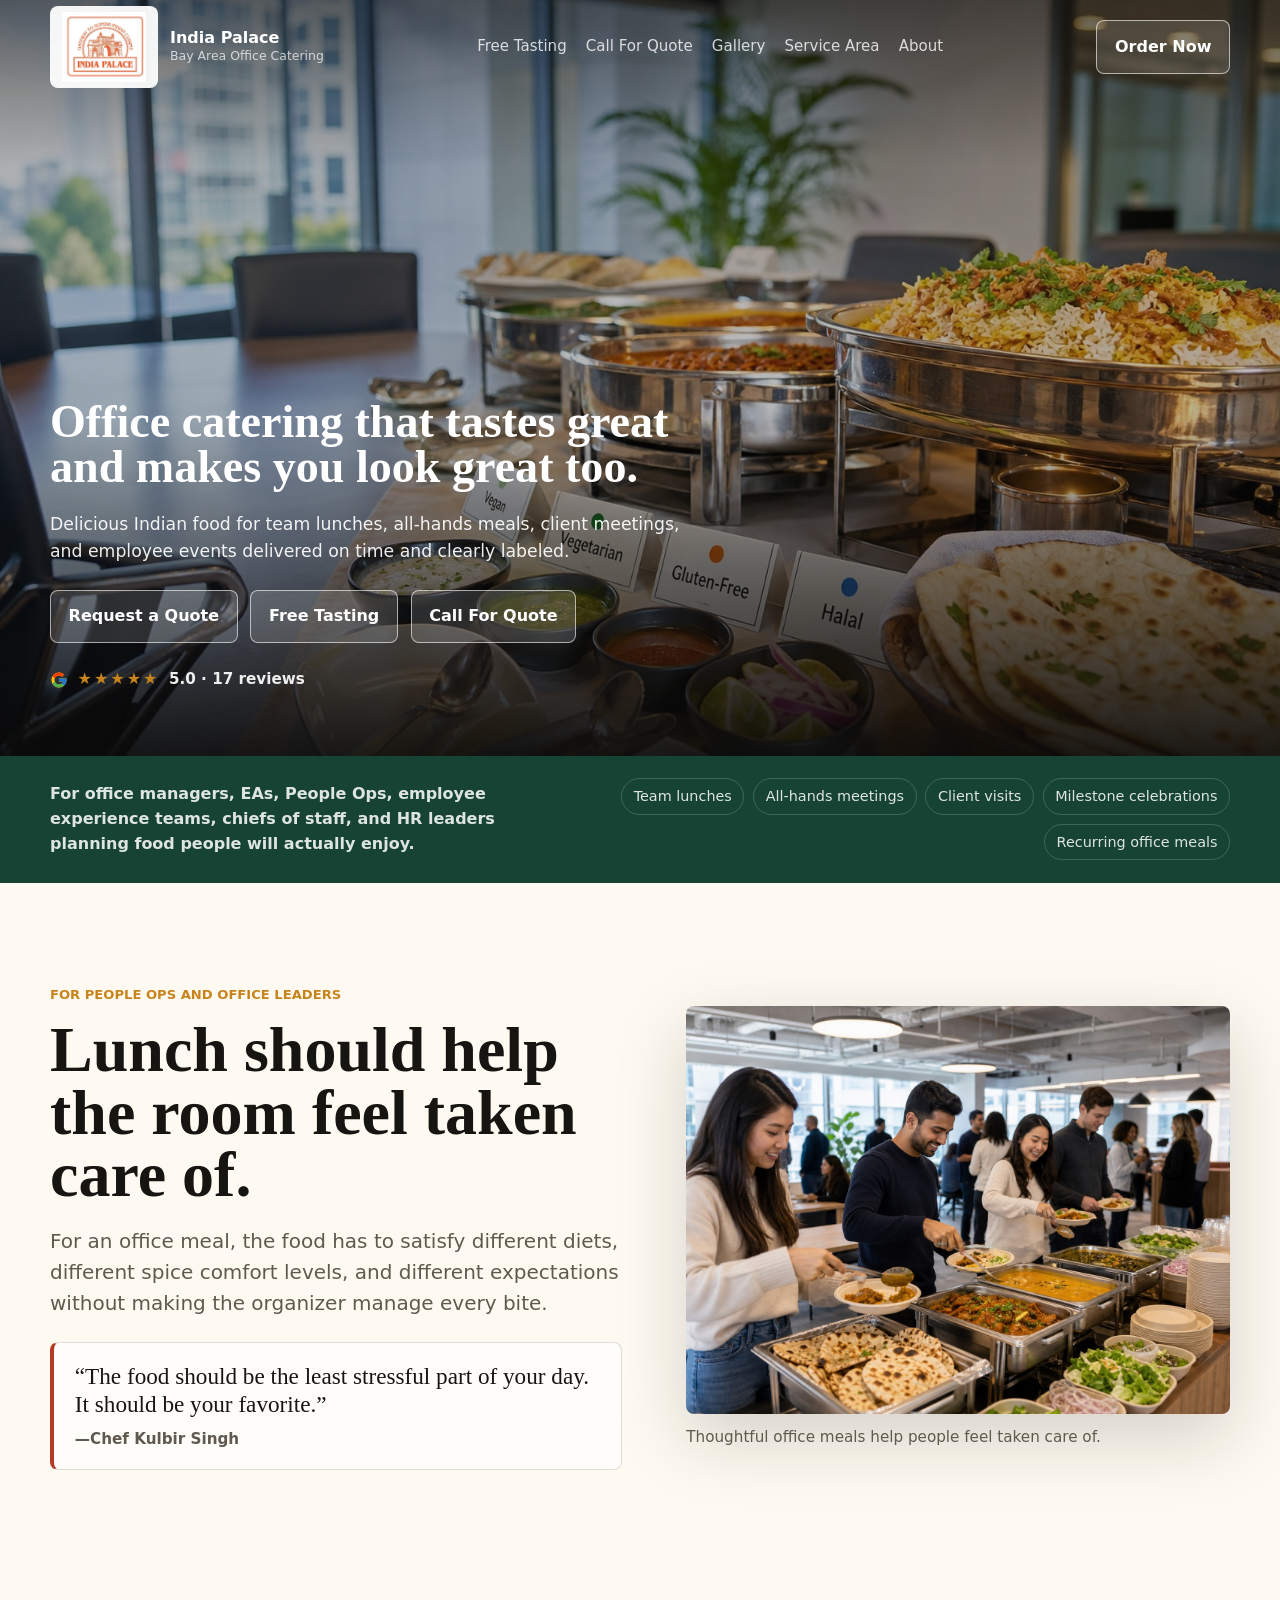
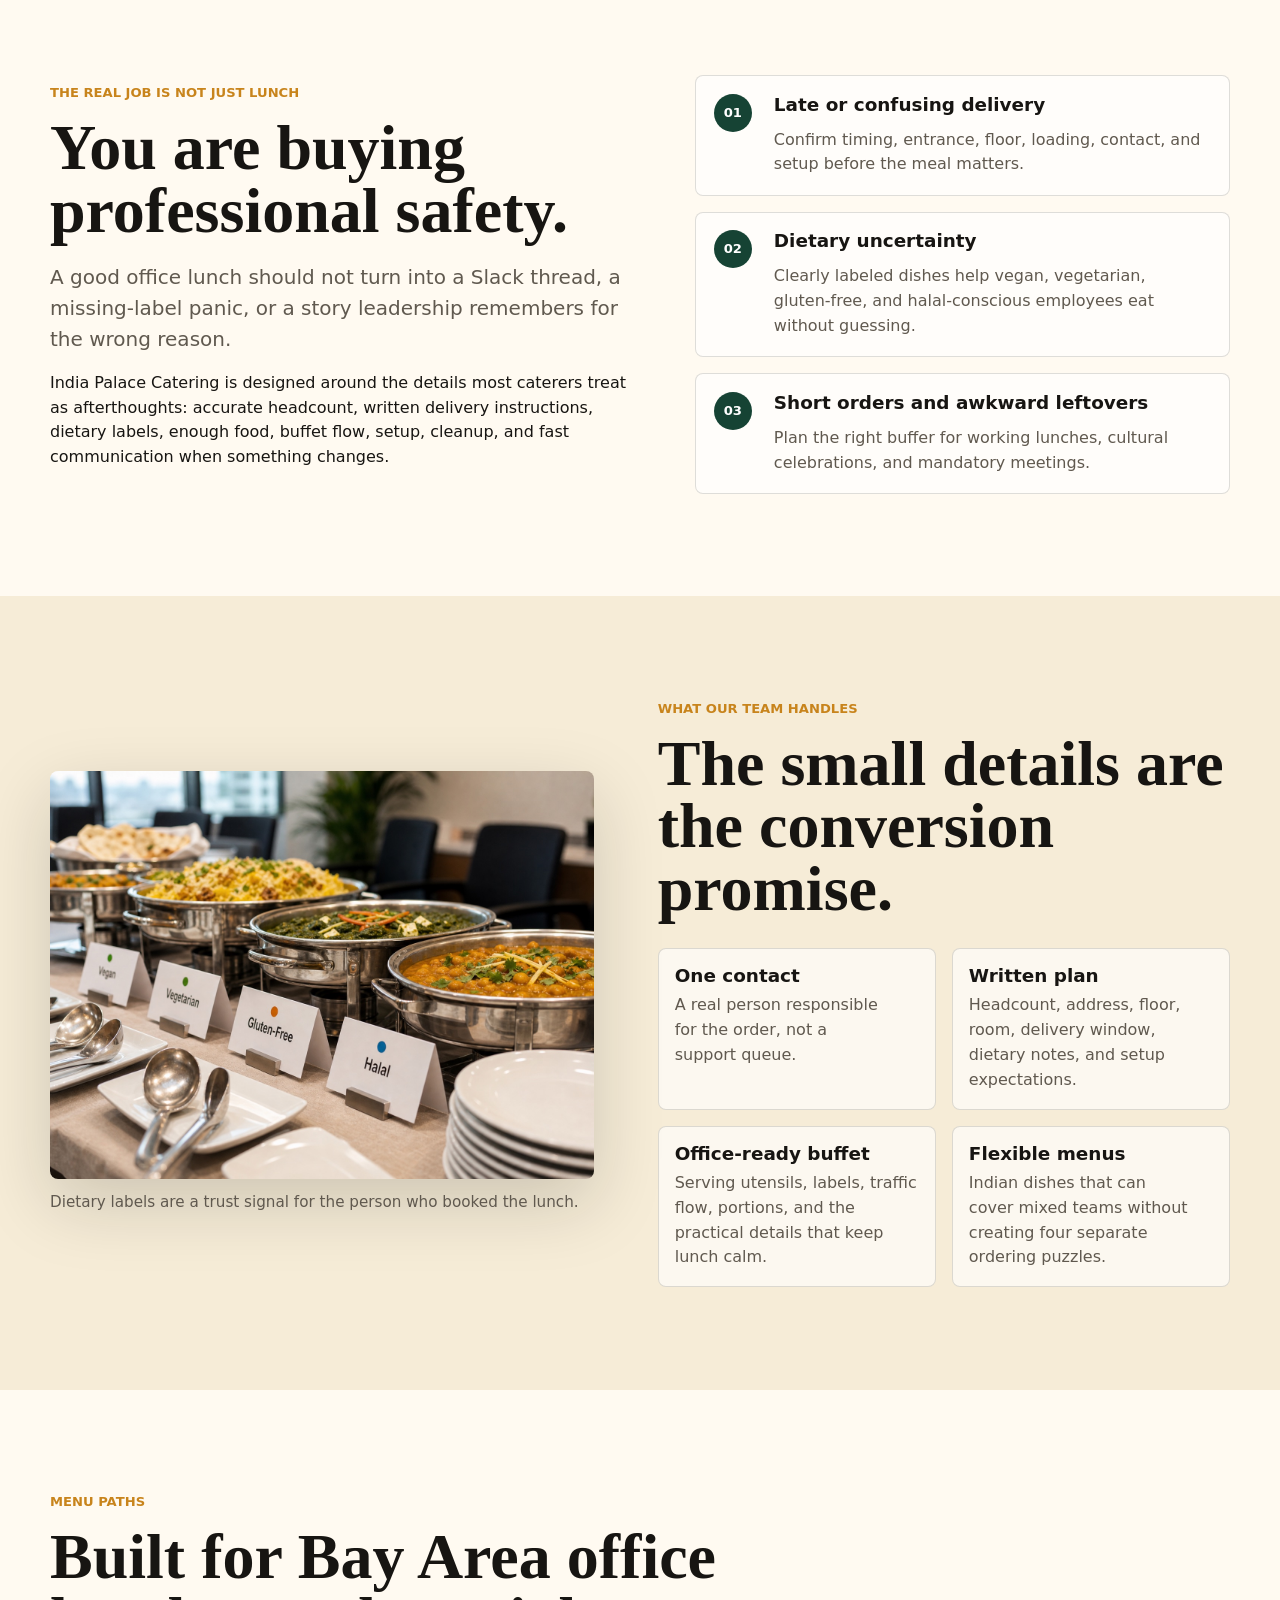
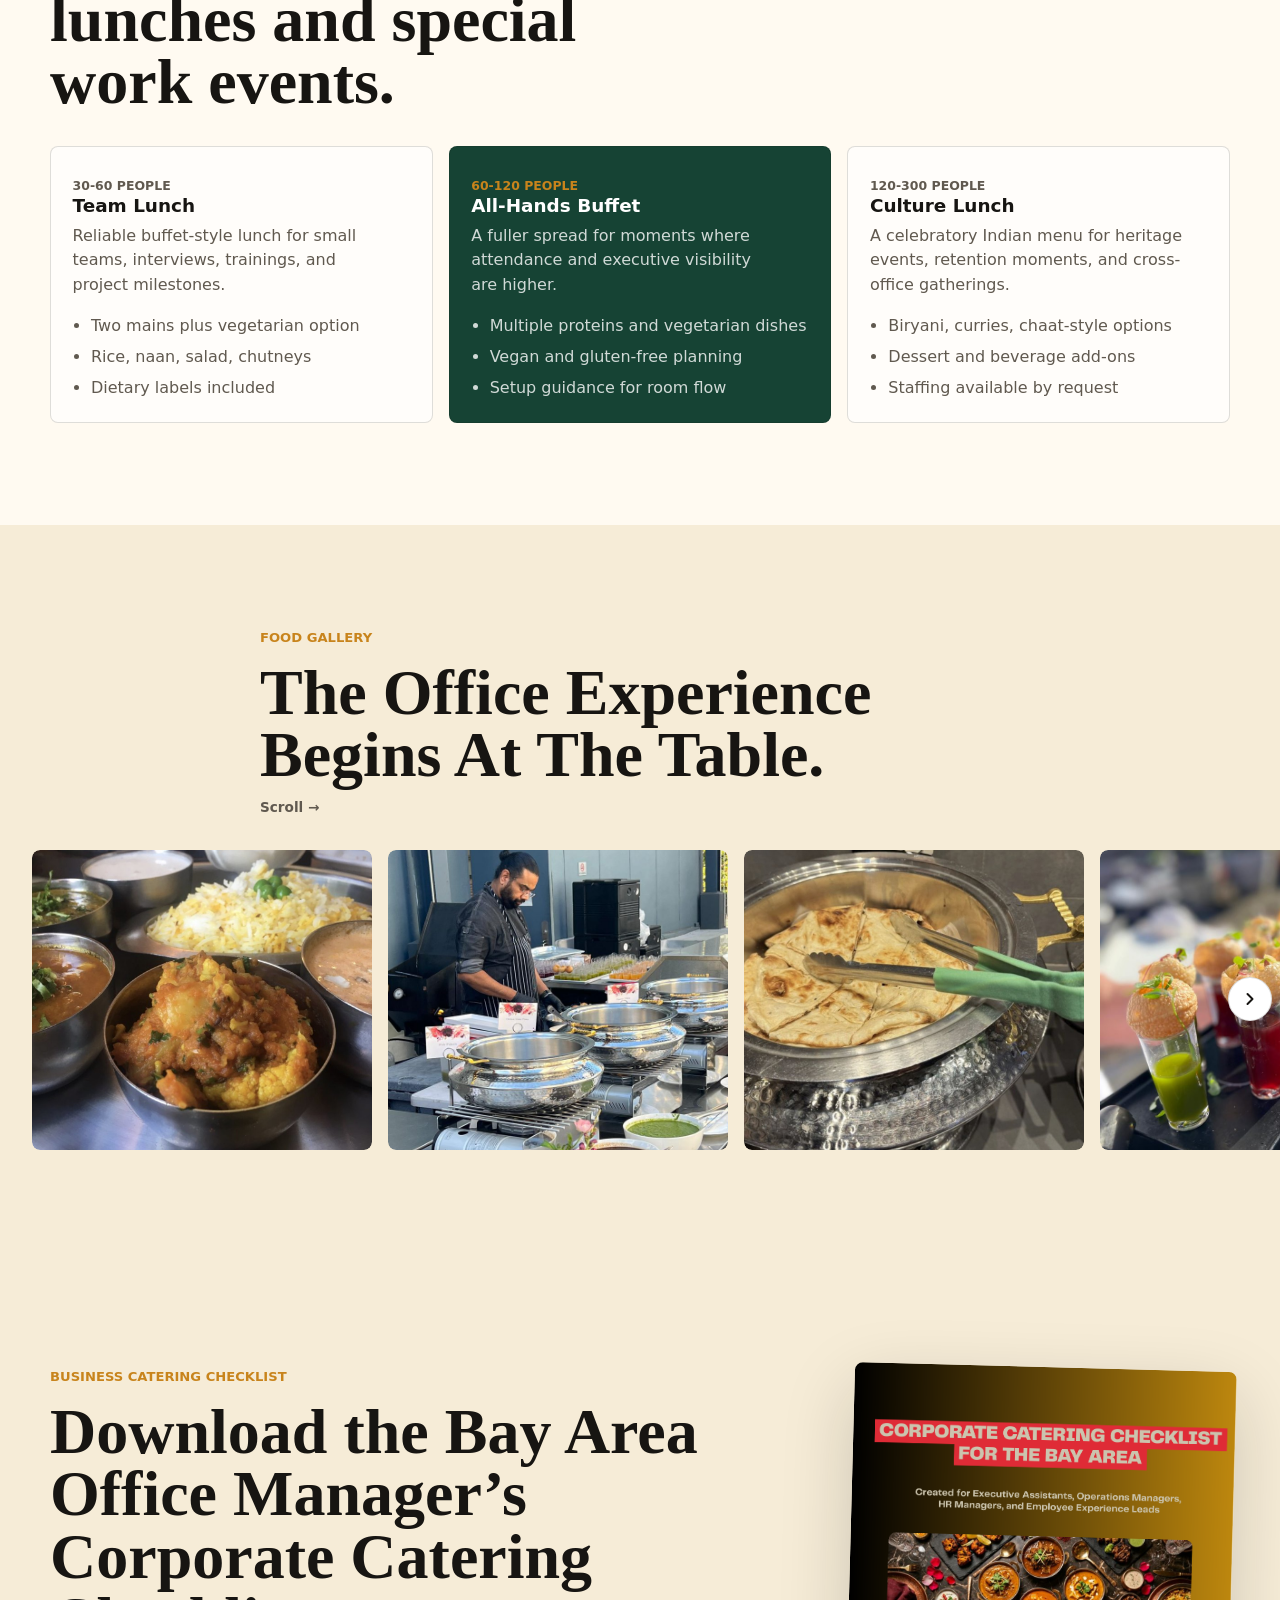
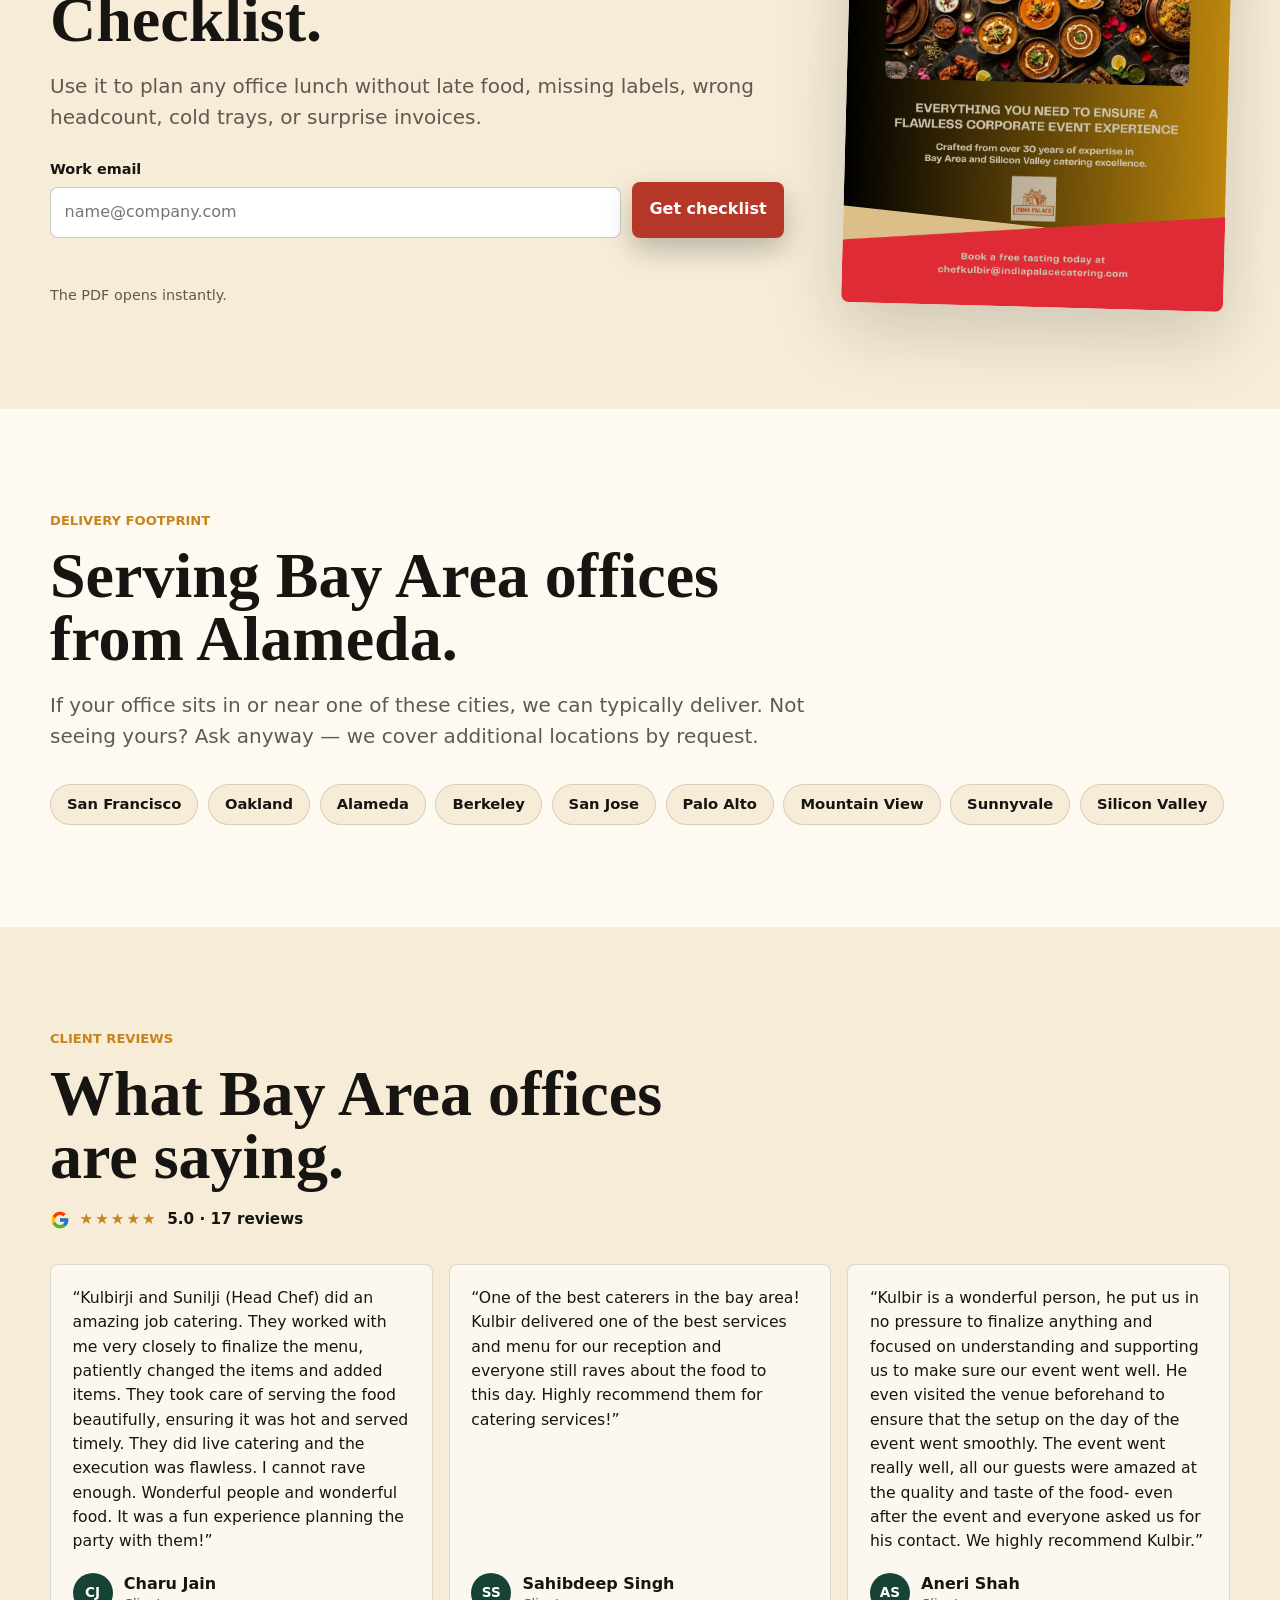
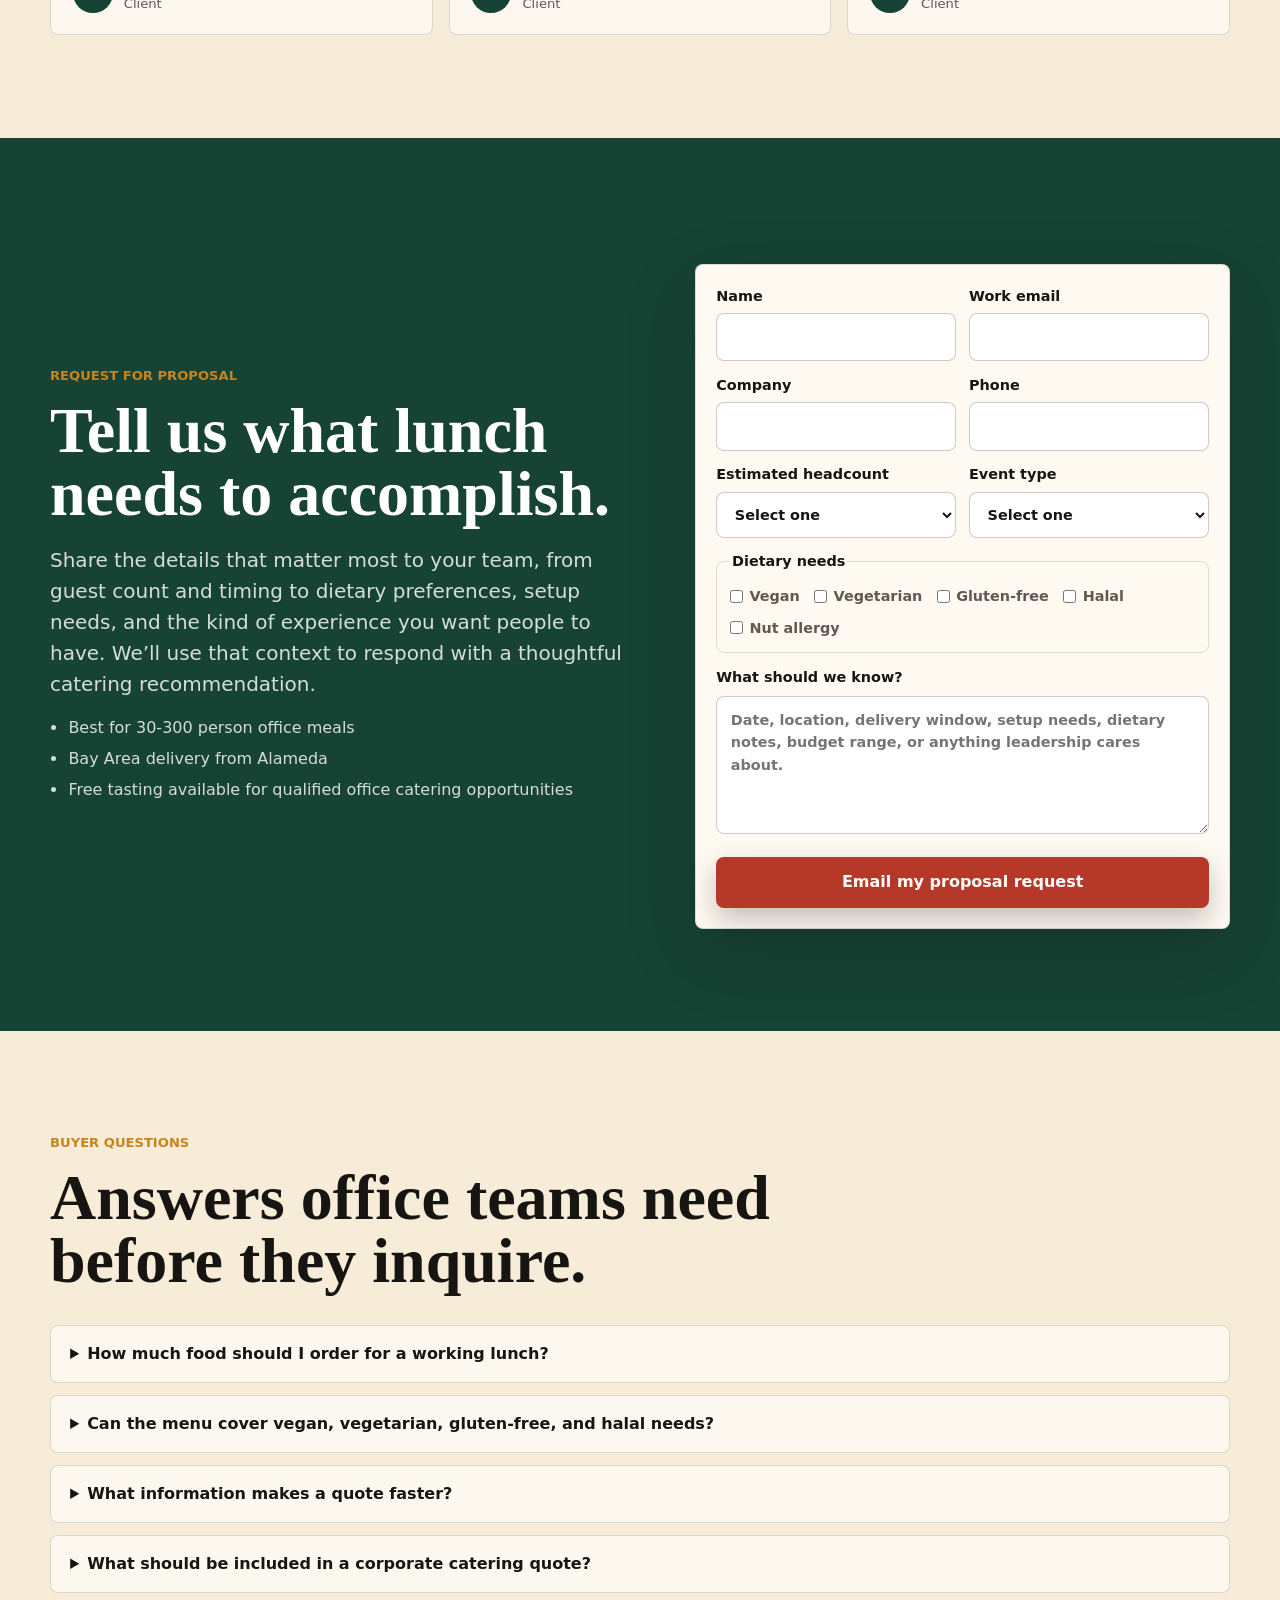
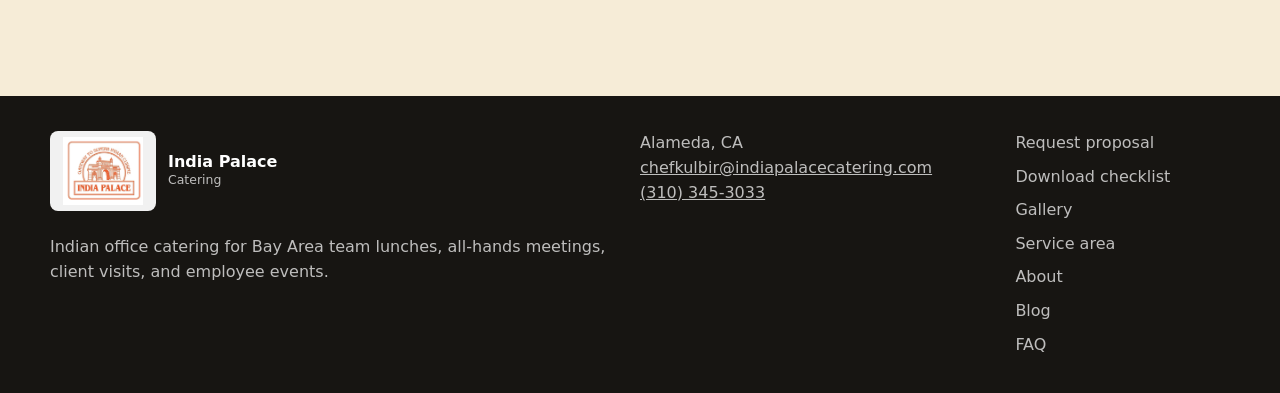
<file: index.html>
<!doctype html>
<html lang="en">
  <head>
    <meta charset="utf-8">
    <meta name="viewport" content="width=device-width, initial-scale=1">
    <link rel="icon" href="favicon.ico" sizes="any">
    <link rel="icon" type="image/png" href="assets/favicon-32.png" sizes="32x32">
    <link rel="icon" type="image/png" href="assets/favicon-16.png" sizes="16x16">
    <link rel="apple-touch-icon" href="assets/apple-touch-icon.png">
    <title>Bay Area Office Catering | India Palace Catering</title>
    <meta name="description" content="India Palace Catering helps Bay Area office managers plan reliable Indian catering for team lunches, all-hands, client meetings, and employee events for 30-300 people. On-time delivery, dietary labels, setup, cleanup, and one accountable contact.">
    <meta name="robots" content="index, follow, max-image-preview:large">
    <link rel="canonical" href="https://indiapalacecatering.com/">
    <meta property="og:title" content="Office Catering That Tastes Great And Makes You Look Great Too">
    <meta property="og:description" content="Indian catering for Bay Area offices: team lunches, all-hands, client meetings, and employee events for 30-300 people.">
    <meta property="og:type" content="website">
    <meta property="og:url" content="https://indiapalacecatering.com/">
    <meta property="og:image" content="https://indiapalacecatering.com/assets/office-catering-hero.jpg">
    <meta property="og:image:width" content="1672">
    <meta property="og:image:height" content="941">
    <meta property="og:locale" content="en_US">
    <meta name="twitter:card" content="summary_large_image">
    <link rel="preload" href="assets/office-catering-hero.jpg" as="image">
    <link rel="stylesheet" href="styles.css">
    <script type="application/ld+json">
      {
        "@context": "https://schema.org",
        "@graph": [
          {
            "@type": "WebSite",
            "@id": "https://indiapalacecatering.com/#website",
            "name": "India Palace Catering",
            "url": "https://indiapalacecatering.com/",
            "inLanguage": "en-US"
          },
          {
            "@type": "LocalBusiness",
            "@id": "https://indiapalacecatering.com/#business",
            "name": "India Palace Catering",
            "url": "https://indiapalacecatering.com/",
            "image": "https://indiapalacecatering.com/assets/office-catering-hero.jpg",
            "logo": "https://indiapalacecatering.com/assets/favicon-512.png",
            "email": "chefkulbir@indiapalacecatering.com",
            "telephone": "+1-310-345-3033",
            "founder": {
              "@id": "https://indiapalacecatering.com/about/#kulbir"
            },
            "address": {
              "@type": "PostalAddress",
              "addressLocality": "Alameda",
              "addressRegion": "CA",
              "addressCountry": "US"
            },
            "areaServed": [
              "San Francisco Bay Area",
              "Silicon Valley",
              "Alameda",
              "Oakland",
              "San Francisco",
              "Berkeley",
              "San Jose",
              "Palo Alto",
              "Mountain View",
              "Sunnyvale"
            ],
            "priceRange": "$$",
            "servesCuisine": "Indian",
            "foundingDate": "1992",
            "description": "Bay Area Indian catering for office lunches, all-hands meetings, client meetings, employee events, and corporate celebrations.",
            "aggregateRating": {
              "@type": "AggregateRating",
              "ratingValue": "5.0",
              "bestRating": "5",
              "reviewCount": "17"
            },
            "review": [
              {
                "@type": "Review",
                "author": {
                  "@type": "Person",
                  "name": "Charu Jain"
                },
                "reviewRating": {
                  "@type": "Rating",
                  "ratingValue": "5",
                  "bestRating": "5"
                },
                "reviewBody": "Kulbirji and Sunilji (Head Chef) did an amazing job catering. They worked with me very closely to finalize the menu, patiently changed the items and added items. They took care of serving the food beautifully, ensuring it was hot and served timely. They did live catering and the execution was flawless. I cannot rave enough. Wonderful people and wonderful food. It was a fun experience planning the party with them!"
              },
              {
                "@type": "Review",
                "author": {
                  "@type": "Person",
                  "name": "Sahibdeep Singh"
                },
                "reviewRating": {
                  "@type": "Rating",
                  "ratingValue": "5",
                  "bestRating": "5"
                },
                "reviewBody": "One of the best caterers in the bay area! Kulbir delivered one of the best services and menu for our reception and everyone still raves about the food to this day. Highly recommend them for catering services!"
              },
              {
                "@type": "Review",
                "author": {
                  "@type": "Person",
                  "name": "Aneri Shah"
                },
                "reviewRating": {
                  "@type": "Rating",
                  "ratingValue": "5",
                  "bestRating": "5"
                },
                "reviewBody": "Kulbir is a wonderful person, he put us in no pressure to finalize anything and focused on understanding and supporting us to make sure our event went well. He even visited the venue beforehand to ensure that the setup on the day of the event went smoothly. The event went really well, all our guests were amazed at the quality and taste of the food- even after the event and everyone asked us for his contact. We highly recommend Kulbir."
              }
            ],
            "hasMenu": {
              "@type": "Menu",
              "name": "Office Catering Menu Paths",
              "hasMenuSection": [
                {
                  "@type": "MenuSection",
                  "name": "Team Lunch",
                  "description": "Reliable buffet-style lunch for small teams, interviews, trainings, and project milestones. Fits 30 to 60 people."
                },
                {
                  "@type": "MenuSection",
                  "name": "All-Hands Buffet",
                  "description": "A fuller spread for moments where attendance and executive visibility are higher. Fits 60 to 120 people."
                },
                {
                  "@type": "MenuSection",
                  "name": "Culture Lunch",
                  "description": "A celebratory Indian menu for heritage events, retention moments, and cross-office gatherings. Fits 120 to 300 people."
                }
              ]
            }
          },
          {
            "@type": "Person",
            "@id": "https://indiapalacecatering.com/about/#kulbir",
            "name": "Kulbir Singh",
            "jobTitle": "Owner",
            "worksFor": {
              "@id": "https://indiapalacecatering.com/#business"
            },
            "description": "Kulbir Singh runs India Palace Catering personally, working directly with clients on every menu and event. The recipes at the heart of the menu came from his father, who brought them from India to the family's restaurant in Alameda.",
            "url": "https://indiapalacecatering.com/about/"
          },
          {
            "@type": "Service",
            "@id": "https://indiapalacecatering.com/#office-catering",
            "name": "Bay Area Office Catering",
            "provider": {
              "@id": "https://indiapalacecatering.com/#business"
            },
            "serviceType": "Corporate catering and office lunch catering",
            "areaServed": "San Francisco Bay Area",
            "audience": {
              "@type": "Audience",
              "audienceType": "Office managers, executive assistants, operations managers, employee experience managers, chiefs of staff, and HR teams"
            },
            "description": "Reliable Indian office catering for groups of 30 to 300 people with delivery, buffet setup, dietary labels, allergen-conscious planning, and cleanup support."
          },
          {
            "@type": "FAQPage",
            "@id": "https://indiapalacecatering.com/#faq",
            "mainEntity": [
              {
                "@type": "Question",
                "name": "How much notice do Bay Area offices need for catering?",
                "acceptedAnswer": {
                  "@type": "Answer",
                  "text": "Most office lunches should be planned at least 48 hours ahead when possible. India Palace Catering can also discuss urgent or last-minute requests depending on menu, headcount, and delivery location."
                }
              },
              {
                "@type": "Question",
                "name": "Can India Palace Catering handle vegan, vegetarian, gluten-free, and halal needs?",
                "acceptedAnswer": {
                  "@type": "Answer",
                  "text": "Yes. The menu can support common office dietary needs including vegan, vegetarian, gluten-free, and halal-friendly options. Dishes can be labeled so employees do not have to guess."
                }
              },
              {
                "@type": "Question",
                "name": "What office group sizes are a good fit?",
                "acceptedAnswer": {
                  "@type": "Answer",
                  "text": "The site is designed for office catering inquiries for roughly 30 to 300 people, including team lunches, all-hands meetings, client meetings, and employee celebrations."
                }
              },
              {
                "@type": "Question",
                "name": "Does India Palace Catering include setup and cleanup?",
                "acceptedAnswer": {
                  "@type": "Answer",
                  "text": "Setup, labeling, staffing, service style, and cleanup needs should be confirmed in the proposal. The inquiry form asks for those details so the quote reflects the real event requirements."
                }
              }
            ]
          }
        ]
      }
    </script>
  </head>
  <body>
    <a class="skip-link" href="#main">Skip to main content</a>
    <header class="site-header site-header--floating" aria-label="Primary navigation">
      <nav class="nav">
        <a class="brand" href="#" aria-label="India Palace Catering home">
          <img class="brand-logo" src="assets/india-palace-logo.png" alt="" aria-hidden="true">
          <span>
            <strong>India Palace</strong>
            <small>Bay Area Office Catering</small>
          </span>
        </a>
        <button class="nav-toggle" type="button" id="nav-toggle" aria-expanded="false" aria-controls="nav-links">
          <span class="nav-toggle-bar"></span>
          <span class="nav-toggle-bar"></span>
          <span class="nav-toggle-bar"></span>
          <span class="sr-only">Menu</span>
        </button>
        <div class="nav-links" id="nav-links" aria-label="Page sections">
          <a href="#proposal" data-tasting-trigger data-nav-close>Free Tasting</a>
          <a href="tel:+13103453033" data-nav-close>Call For Quote</a>
          <a href="#gallery" data-nav-close>Gallery</a>
          <a href="#service-area" data-nav-close>Service Area</a>
          <a href="about/" data-nav-close>About</a>
        </div>
        <a class="nav-cta" href="#proposal">Order Now</a>
      </nav>
    </header>

    <main id="main">
      <section class="hero" aria-labelledby="hero-title">
        <div class="hero-media">
          <!-- SWAP-IN POINT: replace with new labeled food photography when ready -->
          <img src="assets/office-catering-hero.jpg" alt="Indian office catering buffet with labeled dietary cards in a modern Bay Area conference room">
        </div>
        <div class="hero-scrim" aria-hidden="true"></div>
        <div class="hero-content">
          <h1 id="hero-title">Office catering that tastes great and makes you look great too.</h1>
          <p class="hero-copy hero-copy--desktop">Delicious Indian food for team lunches, all-hands meals, client meetings, and employee events delivered on time and clearly labeled.</p>
          <div class="hero-cta-group">
            <div class="hero-actions" aria-label="Primary actions">
              <a class="button button-secondary" href="#proposal">Request a Quote</a>
              <a class="button button-secondary" href="#proposal" data-tasting-trigger>Free Tasting</a>
              <a class="button button-secondary" href="tel:+13103453033"><span class="cta-label--desktop">Call For Quote</span><span class="cta-label--mobile">Order Now</span></a>
            </div>
            <div class="hero-reviews">
              <svg class="hero-reviews-google" xmlns="http://www.w3.org/2000/svg" viewBox="0 0 48 48" width="18" height="18" aria-hidden="true" focusable="false"><path fill="#FFC107" d="M43.611,20.083H42V20H24v8h11.303c-1.649,4.657-6.08,8-11.303,8c-6.627,0-12-5.373-12-12c0-6.627,5.373-12,12-12c3.059,0,5.842,1.154,7.961,3.039l5.657-5.657C34.046,6.053,29.268,4,24,4C12.955,4,4,12.955,4,24c0,11.045,8.955,20,20,20c11.045,0,20-8.955,20-20C44,22.659,43.862,21.35,43.611,20.083z"/><path fill="#FF3D00" d="M6.306,14.691l6.571,4.819C14.655,15.108,18.961,12,24,12c3.059,0,5.842,1.154,7.961,3.039l5.657-5.657C34.046,6.053,29.268,4,24,4C16.318,4,9.656,8.337,6.306,14.691z"/><path fill="#4CAF50" d="M24,44c5.166,0,9.86-1.977,13.409-5.192l-6.19-5.238C29.211,35.091,26.715,36,24,36c-5.202,0-9.619-3.317-11.283-7.946l-6.522,5.025C9.505,39.556,16.227,44,24,44z"/><path fill="#1976D2" d="M43.611,20.083H42V20H24v8h11.303c-0.792,2.237-2.231,4.166-4.087,5.571c0.001-0.001,0.002-0.001,0.003-0.002l6.19,5.238C36.971,39.205,44,34,44,24C44,22.659,43.862,21.35,43.611,20.083z"/></svg>
              <span class="hero-reviews-stars" aria-hidden="true">&#9733;&#9733;&#9733;&#9733;&#9733;</span>
              <span>5.0 &middot; 17 reviews</span>
            </div>
          </div>
        </div>
      </section>

      <p class="hero-copy hero-copy--mobile">Delicious Indian food for team lunches, all-hands meals, client meetings, and employee events delivered on time and clearly labeled.</p>

      <section class="section trust-band" aria-label="Audience fit">
        <div class="section-inner trust-grid">
          <p>For office managers, EAs, People Ops, employee experience teams, chiefs of staff, and HR leaders planning food people will actually enjoy.</p>
          <ul aria-label="Common office catering occasions">
            <li>Team lunches</li>
            <li>All-hands meetings</li>
            <li>Client visits</li>
            <li>Milestone celebrations</li>
            <li>Recurring office meals</li>
          </ul>
        </div>
      </section>

      <section class="section culture-section" aria-labelledby="culture-title">
        <div class="section-inner media-split reverse">
          <figure>
            <img src="assets/team-lunch.jpg" alt="Office employees serving themselves Indian lunch from a catered buffet in a bright break room">
            <figcaption>Thoughtful office meals help people feel taken care of.</figcaption>
          </figure>
          <div>
            <p class="eyebrow">For People Ops and office leaders</p>
            <h2 id="culture-title">Lunch should help the room feel taken care of.</h2>
            <p class="lead">For an office meal, the food has to satisfy different diets, different spice comfort levels, and different expectations without making the organizer manage every bite.</p>
            <div class="quote-panel">
              <blockquote>
                <p>&ldquo;The food should be the least stressful part of your day. It should be your favorite.&rdquo;</p>
                <footer>&mdash;<cite>Chef Kulbir Singh</cite></footer>
              </blockquote>
            </div>
          </div>
        </div>
      </section>

      <section id="office-catering" class="section problem-section" aria-labelledby="problem-title">
        <div class="section-inner split">
          <div>
            <p class="eyebrow">The real job is not just lunch</p>
            <h2 id="problem-title">You are buying professional safety.</h2>
            <p class="lead">A good office lunch should not turn into a Slack thread, a missing-label panic, or a story leadership remembers for the wrong reason.</p>
            <p>India Palace Catering is designed around the details most caterers treat as afterthoughts: accurate headcount, written delivery instructions, dietary labels, enough food, buffet flow, setup, cleanup, and fast communication when something changes.</p>
          </div>
          <div class="risk-list" aria-label="Office catering risks India Palace helps prevent">
            <article>
              <span>01</span>
              <h3>Late or confusing delivery</h3>
              <p>Confirm timing, entrance, floor, loading, contact, and setup before the meal matters.</p>
            </article>
            <article>
              <span>02</span>
              <h3>Dietary uncertainty</h3>
              <p>Clearly labeled dishes help vegan, vegetarian, gluten-free, and halal-conscious employees eat without guessing.</p>
            </article>
            <article>
              <span>03</span>
              <h3>Short orders and awkward leftovers</h3>
              <p>Plan the right buffer for working lunches, cultural celebrations, and mandatory meetings.</p>
            </article>
          </div>
        </div>
      </section>

      <section class="section operations-section" aria-labelledby="operations-title">
        <div class="section-inner media-split">
          <figure>
            <img src="assets/dietary-labels.jpg" alt="Close-up of labeled Indian catering dishes showing dietary cards for office guests">
            <figcaption>Dietary labels are a trust signal for the person who booked the lunch.</figcaption>
          </figure>
          <div>
            <p class="eyebrow">What our team handles</p>
            <h2 id="operations-title">The small details are the conversion promise.</h2>
            <div class="feature-grid">
              <article>
                <h3>One contact</h3>
                <p>A real person responsible for the order, not a support queue.</p>
              </article>
              <article>
                <h3>Written plan</h3>
                <p>Headcount, address, floor, room, delivery window, dietary notes, and setup expectations.</p>
              </article>
              <article>
                <h3>Office-ready buffet</h3>
                <p>Serving utensils, labels, traffic flow, portions, and the practical details that keep lunch calm.</p>
              </article>
              <article>
                <h3>Flexible menus</h3>
                <p>Indian dishes that can cover mixed teams without creating four separate ordering puzzles.</p>
              </article>
            </div>
          </div>
        </div>
      </section>

      <section id="menus" class="section menus-section" aria-labelledby="menus-title">
        <div class="section-inner">
          <div class="section-heading">
            <p class="eyebrow">Menu paths</p>
            <h2 id="menus-title">Built for Bay Area office lunches and special work events.</h2>
          </div>
          <div class="menu-grid">
            <article class="menu-card">
              <p class="card-kicker">30-60 people</p>
              <h3>Team Lunch</h3>
              <p>Reliable buffet-style lunch for small teams, interviews, trainings, and project milestones.</p>
              <ul>
                <li>Two mains plus vegetarian option</li>
                <li>Rice, naan, salad, chutneys</li>
                <li>Dietary labels included</li>
              </ul>
            </article>
            <article class="menu-card emphasized">
              <p class="card-kicker">60-120 people</p>
              <h3>All-Hands Buffet</h3>
              <p>A fuller spread for moments where attendance and executive visibility are higher.</p>
              <ul>
                <li>Multiple proteins and vegetarian dishes</li>
                <li>Vegan and gluten-free planning</li>
                <li>Setup guidance for room flow</li>
              </ul>
            </article>
            <article class="menu-card">
              <p class="card-kicker">120-300 people</p>
              <h3>Culture Lunch</h3>
              <p>A celebratory Indian menu for heritage events, retention moments, and cross-office gatherings.</p>
              <ul>
                <li>Biryani, curries, chaat-style options</li>
                <li>Dessert and beverage add-ons</li>
                <li>Staffing available by request</li>
              </ul>
            </article>
          </div>
        </div>
      </section>

      <section id="gallery" class="section gallery-section" aria-labelledby="gallery-title">
        <div class="section-heading section-inner">
          <p class="eyebrow">Food gallery</p>
          <h2 id="gallery-title">The Office Experience Begins At The Table.</h2>
          <span class="gallery-scroll-hint" aria-hidden="true">Scroll &#8594;</span>
        </div>
        <!-- SWAP-IN POINT: add more <figure> tiles below as new photography arrives -->
        <div class="gallery-wrap">
          <button type="button" class="gallery-nav gallery-nav-prev" aria-label="Scroll gallery left" disabled>
            <svg viewBox="0 0 24 24" width="20" height="20" fill="none" stroke="currentColor" stroke-width="2.4" stroke-linecap="round" stroke-linejoin="round" aria-hidden="true"><polyline points="15 18 9 12 15 6"></polyline></svg>
          </button>
          <div class="gallery-scroll" aria-label="Photos of catered food and service" tabindex="0">
            <div class="gallery-spacer" aria-hidden="true"></div>
            <figure class="gallery-item">
              <img src="assets/gallery-mixed-curries.jpg" alt="Assorted Indian curries, saffron rice, and raita served in steel catering bowls">
            </figure>
            <figure class="gallery-item gallery-item-chef">
              <img src="assets/gallery-chef-action.jpg" alt="Chef plating Chicken Malai Tikka and Fish Pakora at an outdoor catering station">
            </figure>
            <figure class="gallery-item">
              <img src="assets/gallery-naan.jpg" alt="Fresh naan bread sliced and served in a chafing dish with tongs">
            </figure>
            <figure class="gallery-item">
              <img src="assets/gallery-appetizer-shots.jpg" alt="Golgappa shot glasses with crispy puri shells, mint and tamarind chutney">
            </figure>
            <figure class="gallery-item">
              <img src="assets/gallery-chicken-curry.jpg" alt="Creamy chicken curry in a rich orange sauce">
            </figure>
            <figure class="gallery-item">
              <img src="assets/gallery-endive-bites.jpg" alt="Endive leaves filled with mango and tomato salsa, plated over lentils">
            </figure>
            <figure class="gallery-item">
              <img src="assets/gallery-flatbread.jpg" alt="Indian-spiced flatbread topped with paneer, cherry tomatoes, and microgreens">
            </figure>
            <figure class="gallery-item">
              <img src="assets/gallery-dessert-cups.jpg" alt="Mango dessert cups topped with fresh raspberries">
            </figure>
            <figure class="gallery-item">
              <img src="assets/gallery-tandoori-chicken.jpg" alt="Tandoori chicken in a hammered steel chafing dish">
            </figure>
            <figure class="gallery-item">
              <img src="assets/gallery-tandoori-meat.jpg" alt="Grilled tandoori meat served in a steel catering dish">
            </figure>
            <figure class="gallery-item">
              <img src="assets/gallery-dal-tadka.jpg" alt="Dal tadka simmering in a chafing dish">
            </figure>
            <figure class="gallery-item">
              <img src="assets/gallery-rice-curry.jpg" alt="Basmati rice pilaf served alongside a creamy curry">
            </figure>
            <figure class="gallery-item">
              <img src="assets/gallery-thali-combo.jpg" alt="Office lunch tray with naan, rice, chicken curry, and dal">
            </figure>
            <figure class="gallery-item">
              <img src="assets/gallery-mango-panacotta.jpg" alt="Mango panna cotta shooters garnished and ready for service">
            </figure>
            <div class="gallery-spacer" aria-hidden="true"></div>
          </div>
          <button type="button" class="gallery-nav gallery-nav-next" aria-label="Scroll gallery right">
            <svg viewBox="0 0 24 24" width="20" height="20" fill="none" stroke="currentColor" stroke-width="2.4" stroke-linecap="round" stroke-linejoin="round" aria-hidden="true"><polyline points="9 18 15 12 9 6"></polyline></svg>
          </button>
        </div>
      </section>

      <section id="checklist" class="section checklist-section" aria-labelledby="checklist-title">
        <div class="section-inner checklist-grid">
          <div>
            <p class="eyebrow">Business Catering Checklist</p>
            <h2 id="checklist-title">Download the Bay Area Office Manager’s Corporate Catering Checklist.</h2>
            <p class="lead">Use it to plan any office lunch without late food, missing labels, wrong headcount, cold trays, or surprise invoices.</p>
            <form class="download-form" id="download-form" action="/api/checklist-lead" method="post">
              <label for="download-email">Work email</label>
              <div class="inline-form">
                <input id="download-email" name="email" type="email" autocomplete="email" placeholder="name@company.com" required>
                <button class="button button-primary" type="submit">Get checklist</button>
              </div>
              <p class="form-status" id="download-status" role="status" aria-live="polite"></p>
              <p class="form-note">The PDF opens instantly.</p>
            </form>
          </div>
          <a class="checklist-preview" href="downloads/india-palace-corporate-catering-checklist.pdf" aria-label="Open corporate catering checklist PDF">
            <img src="assets/checklist-cover.png" alt="Cover page for the India Palace Corporate Catering Checklist">
          </a>
        </div>
      </section>

      <section id="service-area" class="section service-area-section" aria-labelledby="service-area-title">
        <div class="section-inner">
          <div class="section-heading">
            <p class="eyebrow">Delivery footprint</p>
            <h2 id="service-area-title">Serving Bay Area offices from Alameda.</h2>
            <p class="lead">If your office sits in or near one of these cities, we can typically deliver. Not seeing yours? Ask anyway &mdash; we cover additional locations by request.</p>
          </div>
          <ul class="service-area-list" aria-label="Cities served">
            <li>San Francisco</li>
            <li>Oakland</li>
            <li>Alameda</li>
            <li>Berkeley</li>
            <li>San Jose</li>
            <li>Palo Alto</li>
            <li>Mountain View</li>
            <li>Sunnyvale</li>
            <li>Silicon Valley</li>
          </ul>
        </div>
      </section>

      <section id="reviews" class="section reviews-section" aria-labelledby="reviews-title">
        <div class="section-inner">
          <div class="section-heading">
            <p class="eyebrow">Client reviews</p>
            <h2 id="reviews-title">What Bay Area offices are saying.</h2>
            <div class="reviews-summary">
              <svg class="hero-reviews-google" xmlns="http://www.w3.org/2000/svg" viewBox="0 0 48 48" width="20" height="20" aria-hidden="true" focusable="false"><path fill="#FFC107" d="M43.611,20.083H42V20H24v8h11.303c-1.649,4.657-6.08,8-11.303,8c-6.627,0-12-5.373-12-12c0-6.627,5.373-12,12-12c3.059,0,5.842,1.154,7.961,3.039l5.657-5.657C34.046,6.053,29.268,4,24,4C12.955,4,4,12.955,4,24c0,11.045,8.955,20,20,20c11.045,0,20-8.955,20-20C44,22.659,43.862,21.35,43.611,20.083z"/><path fill="#FF3D00" d="M6.306,14.691l6.571,4.819C14.655,15.108,18.961,12,24,12c3.059,0,5.842,1.154,7.961,3.039l5.657-5.657C34.046,6.053,29.268,4,24,4C16.318,4,9.656,8.337,6.306,14.691z"/><path fill="#4CAF50" d="M24,44c5.166,0,9.86-1.977,13.409-5.192l-6.19-5.238C29.211,35.091,26.715,36,24,36c-5.202,0-9.619-3.317-11.283-7.946l-6.522,5.025C9.505,39.556,16.227,44,24,44z"/><path fill="#1976D2" d="M43.611,20.083H42V20H24v8h11.303c-0.792,2.237-2.231,4.166-4.087,5.571c0.001-0.001,0.002-0.001,0.003-0.002l6.19,5.238C36.971,39.205,44,34,44,24C44,22.659,43.862,21.35,43.611,20.083z"/></svg>
              <span class="reviews-summary-stars" aria-hidden="true">&#9733;&#9733;&#9733;&#9733;&#9733;</span>
              <span>5.0 &middot; 17 reviews</span>
            </div>
          </div>
          <div class="review-grid">
            <article class="review-card">
              <p class="review-quote">&ldquo;Kulbirji and Sunilji (Head Chef) did an amazing job catering. They worked with me very closely to finalize the menu, patiently changed the items and added items. They took care of serving the food beautifully, ensuring it was hot and served timely. They did live catering and the execution was flawless. I cannot rave enough. Wonderful people and wonderful food. It was a fun experience planning the party with them!&rdquo;</p>
              <div class="review-byline">
                <span class="review-avatar" aria-hidden="true">CJ</span>
                <span>
                  <strong>Charu Jain</strong>
                  <small>Client</small>
                </span>
              </div>
            </article>
            <article class="review-card">
              <p class="review-quote">&ldquo;One of the best caterers in the bay area! Kulbir delivered one of the best services and menu for our reception and everyone still raves about the food to this day. Highly recommend them for catering services!&rdquo;</p>
              <div class="review-byline">
                <span class="review-avatar" aria-hidden="true">SS</span>
                <span>
                  <strong>Sahibdeep Singh</strong>
                  <small>Client</small>
                </span>
              </div>
            </article>
            <article class="review-card">
              <p class="review-quote">&ldquo;Kulbir is a wonderful person, he put us in no pressure to finalize anything and focused on understanding and supporting us to make sure our event went well. He even visited the venue beforehand to ensure that the setup on the day of the event went smoothly. The event went really well, all our guests were amazed at the quality and taste of the food- even after the event and everyone asked us for his contact. We highly recommend Kulbir.&rdquo;</p>
              <div class="review-byline">
                <span class="review-avatar" aria-hidden="true">AS</span>
                <span>
                  <strong>Aneri Shah</strong>
                  <small>Client</small>
                </span>
              </div>
            </article>
          </div>
        </div>
      </section>

      <section id="proposal" class="section proposal-section" aria-labelledby="proposal-title">
        <div class="section-inner proposal-grid">
          <div>
            <p class="eyebrow">Request for proposal</p>
            <h2 id="proposal-title">Tell us what lunch needs to accomplish.</h2>
            <p class="lead">Share the details that matter most to your team, from guest count and timing to dietary preferences, setup needs, and the kind of experience you want people to have. We’ll use that context to respond with a thoughtful catering recommendation.</p>
            <ul class="proposal-points">
              <li>Best for 30-300 person office meals</li>
              <li>Bay Area delivery from Alameda</li>
              <li>Free tasting available for qualified office catering opportunities</li>
            </ul>
          </div>
          <form class="proposal-form" id="proposal-form">
            <div class="field-pair">
              <label for="name">Name<input id="name" name="name" autocomplete="name" required></label>
              <label for="email">Work email<input id="email" name="email" type="email" autocomplete="email" required></label>
            </div>
            <div class="field-pair">
              <label for="company">Company<input id="company" name="company" autocomplete="organization"></label>
              <label for="phone">Phone<input id="phone" name="phone" type="tel" autocomplete="tel"></label>
            </div>
            <div class="field-pair">
              <label for="headcount">Estimated headcount
                <select id="headcount" name="headcount" required>
                  <option value="">Select one</option>
                  <option>30-50</option>
                  <option>50-75</option>
                  <option>75-100</option>
                  <option>100-150</option>
                  <option>150-200</option>
                  <option>200-300</option>
                  <option>300+</option>
                </select>
              </label>
              <label for="event-type">Event type
                <select id="event-type" name="event_type" required>
                  <option value="">Select one</option>
                  <option>Team lunch</option>
                  <option>All-hands meeting</option>
                  <option>Client meeting</option>
                  <option>Employee celebration</option>
                  <option>Recurring office lunch</option>
                  <option>Other office event</option>
                </select>
              </label>
            </div>
            <fieldset>
              <legend>Dietary needs</legend>
              <label><input type="checkbox" name="dietary" value="Vegan"> Vegan</label>
              <label><input type="checkbox" name="dietary" value="Vegetarian"> Vegetarian</label>
              <label><input type="checkbox" name="dietary" value="Gluten-free"> Gluten-free</label>
              <label><input type="checkbox" name="dietary" value="Halal"> Halal</label>
              <label><input type="checkbox" name="dietary" value="Nut allergy"> Nut allergy</label>
            </fieldset>
            <label for="details">What should we know?
              <textarea id="details" name="details" rows="5" placeholder="Date, location, delivery window, setup needs, dietary notes, budget range, or anything leadership cares about."></textarea>
            </label>
            <button class="button button-primary full-width" type="submit">Email my proposal request</button>
          </form>
        </div>
      </section>

      <section id="faq" class="section faq-section" aria-labelledby="faq-title">
        <div class="section-inner">
          <div class="section-heading">
            <p class="eyebrow">Buyer questions</p>
            <h2 id="faq-title">Answers office teams need before they inquire.</h2>
          </div>
          <div class="faq-list">
            <details>
              <summary>How much food should I order for a working lunch?</summary>
              <p>For a desk or meeting-room lunch, plan around 85% of confirmed headcount plus a 10% buffer. For an all-hands or mandatory meeting, order for the full headcount.</p>
            </details>
            <details>
              <summary>Can the menu cover vegan, vegetarian, gluten-free, and halal needs?</summary>
              <p>Yes. Indian menus are especially flexible for mixed office teams because vegetarian, vegan, lentil, rice, and halal-friendly options can live naturally in the same buffet.</p>
            </details>
            <details>
              <summary>What information makes a quote faster?</summary>
              <p>Headcount, date, delivery address, floor or room, delivery window, event type, dietary restrictions, setup expectations, cleanup needs, and whether leadership or clients will attend.</p>
            </details>
            <details>
              <summary>What should be included in a corporate catering quote?</summary>
              <p>Ask for food cost, delivery, setup, equipment, service staff, cleanup, gratuity, dietary labeling, and any additional fees. A clear quote prevents surprise invoices.</p>
            </details>
          </div>
        </div>
      </section>
    </main>

    <div class="modal-overlay" id="tasting-modal" hidden>
      <div class="modal-panel" role="dialog" aria-modal="true" aria-labelledby="tasting-modal-title">
        <button type="button" class="modal-close" id="tasting-modal-close" aria-label="Close">&times;</button>
        <div class="modal-body" id="tasting-modal-form-view">
          <p class="eyebrow">Free tasting</p>
          <h3 id="tasting-modal-title">Request a free tasting.</h3>
          <p class="modal-copy">Tell us who to follow up with and we'll be in touch to set it up. Tastings are limited and are on a first come, first served basis.</p>
          <form id="tasting-form">
            <label for="tasting-name">Name<input id="tasting-name" name="name" autocomplete="name" required></label>
            <label for="tasting-company">Company name<input id="tasting-company" name="company" autocomplete="organization" required></label>
            <label for="tasting-email">Work email<input id="tasting-email" name="email" type="email" autocomplete="email" required></label>
            <button class="button button-primary full-width" type="submit">Request free tasting</button>
          </form>
        </div>
        <div class="modal-body" id="tasting-modal-confirm-view" hidden>
          <p class="eyebrow">Request received</p>
          <h3>We'll follow up shortly.</h3>
          <p class="modal-copy">Free tastings are limited and offered on a first-come, first-served basis &mdash; we'll reach out soon to get yours scheduled.</p>
          <button type="button" class="button button-secondary full-width" id="tasting-modal-done">Done</button>
        </div>
      </div>
    </div>

    <footer class="footer">
      <div class="section-inner footer-grid">
        <div>
          <a class="brand footer-brand" href="#" aria-label="India Palace Catering home">
            <img class="brand-logo" src="assets/india-palace-logo.png" alt="" aria-hidden="true">
            <span>
              <strong>India Palace</strong>
              <small>Catering</small>
            </span>
          </a>
          <p>Indian office catering for Bay Area team lunches, all-hands meetings, client visits, and employee events.</p>
        </div>
        <address>
          Alameda, CA<br>
          <a href="mailto:chefkulbir@indiapalacecatering.com">chefkulbir@indiapalacecatering.com</a><br>
          <a href="tel:+13103453033">(310) 345-3033</a>
        </address>
        <div class="footer-links">
          <a href="#proposal">Request proposal</a>
          <a href="downloads/india-palace-corporate-catering-checklist.pdf">Download checklist</a>
          <a href="#gallery">Gallery</a>
          <a href="#service-area">Service area</a>
          <a href="about/">About</a>
          <a href="blog/">Blog</a>
          <a href="#faq">FAQ</a>
        </div>
      </div>
    </footer>
    <script src="script.js"></script>
  </body>
</html>
</file>
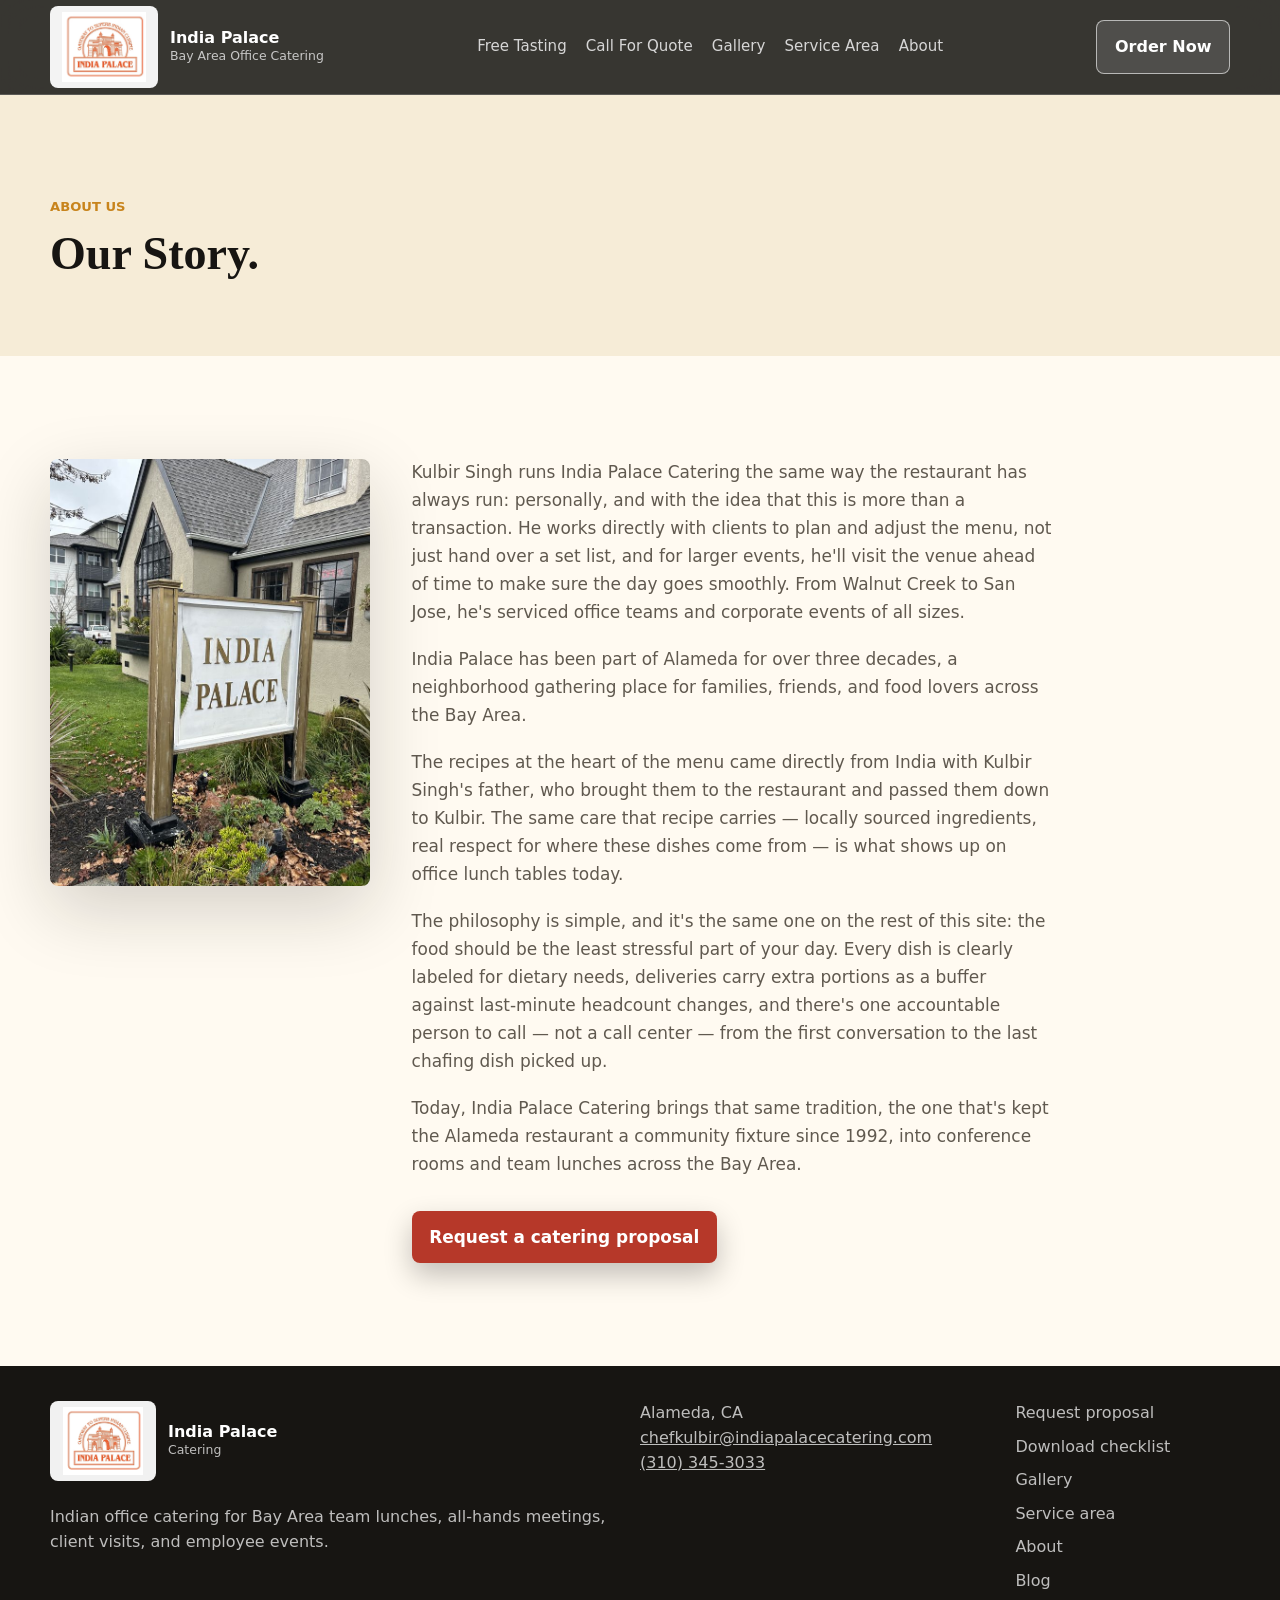
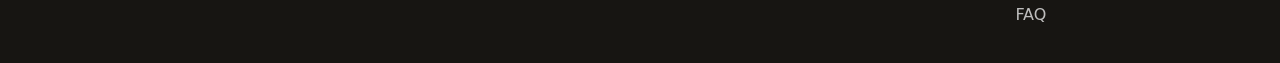
<file: about/index.html>
<!doctype html>
<html lang="en">
  <head>
    <meta charset="utf-8">
    <meta name="viewport" content="width=device-width, initial-scale=1">
    <link rel="icon" href="../favicon.ico" sizes="any">
    <link rel="icon" type="image/png" href="../assets/favicon-32.png" sizes="32x32">
    <link rel="icon" type="image/png" href="../assets/favicon-16.png" sizes="16x16">
    <link rel="apple-touch-icon" href="../assets/apple-touch-icon.png">
    <title>About Us | India Palace Catering</title>
    <meta name="description" content="India Palace Catering is the corporate catering arm of India Palace, an Alameda restaurant serving the Bay Area since 1992. Meet Chef Kulbir Singh and our story.">
    <meta name="robots" content="index, follow, max-image-preview:large">
    <link rel="canonical" href="https://indiapalacecatering.com/about/">
    <meta property="og:title" content="About Us | India Palace Catering">
    <meta property="og:description" content="India Palace Catering is the corporate catering arm of India Palace, an Alameda restaurant serving the Bay Area since 1992.">
    <meta property="og:type" content="website">
    <meta property="og:url" content="https://indiapalacecatering.com/about/">
    <meta property="og:image" content="https://indiapalacecatering.com/assets/office-catering-hero.jpg">
    <meta name="twitter:card" content="summary_large_image">
    <link rel="stylesheet" href="../styles.css">
    <script type="application/ld+json">
      {
        "@context": "https://schema.org",
        "@graph": [
          {
            "@type": "AboutPage",
            "@id": "https://indiapalacecatering.com/about/#page",
            "url": "https://indiapalacecatering.com/about/",
            "name": "About Us | India Palace Catering",
            "isPartOf": {
              "@id": "https://indiapalacecatering.com/#business"
            },
            "mainEntity": {
              "@id": "https://indiapalacecatering.com/about/#kulbir"
            }
          },
          {
            "@type": "Person",
            "@id": "https://indiapalacecatering.com/about/#kulbir",
            "name": "Kulbir Singh",
            "jobTitle": "Owner",
            "worksFor": {
              "@id": "https://indiapalacecatering.com/#business"
            },
            "description": "Kulbir Singh runs India Palace Catering personally, working directly with clients on every menu and event. The recipes at the heart of the menu came from his father, who brought them from India to the family's restaurant in Alameda.",
            "url": "https://indiapalacecatering.com/about/"
          },
          {
            "@type": "BreadcrumbList",
            "itemListElement": [
              {
                "@type": "ListItem",
                "position": 1,
                "name": "Home",
                "item": "https://indiapalacecatering.com/"
              },
              {
                "@type": "ListItem",
                "position": 2,
                "name": "About",
                "item": "https://indiapalacecatering.com/about/"
              }
            ]
          }
        ]
      }
    </script>
  </head>
  <body>
    <a class="skip-link" href="#main">Skip to main content</a>
    <header class="site-header" aria-label="Primary navigation">
      <nav class="nav">
        <a class="brand" href="../" aria-label="India Palace Catering home">
          <img class="brand-logo" src="../assets/india-palace-logo.png" alt="" aria-hidden="true">
          <span>
            <strong>India Palace</strong>
            <small>Bay Area Office Catering</small>
          </span>
        </a>
        <button class="nav-toggle" type="button" id="nav-toggle" aria-expanded="false" aria-controls="nav-links">
          <span class="nav-toggle-bar"></span>
          <span class="nav-toggle-bar"></span>
          <span class="nav-toggle-bar"></span>
          <span class="sr-only">Menu</span>
        </button>
        <div class="nav-links" id="nav-links" aria-label="Page sections">
          <a href="../#proposal" data-nav-close>Free Tasting</a>
          <a href="tel:+13103453033" data-nav-close>Call For Quote</a>
          <a href="../#gallery" data-nav-close>Gallery</a>
          <a href="../#service-area" data-nav-close>Service Area</a>
          <a href="./" data-nav-close>About</a>
        </div>
        <a class="nav-cta" href="../#proposal">Order Now</a>
      </nav>
    </header>

    <main id="main">
      <section class="section blog-hero">
        <div class="section-inner">
          <div class="section-heading">
            <p class="eyebrow">About us</p>
            <h1 id="about-title">Our Story.</h1>
          </div>
        </div>
      </section>

      <section class="section about-body-section" aria-labelledby="about-title">
        <div class="section-inner about-layout">
          <figure class="about-photo">
            <img src="../assets/india-palace-restaurant.jpg" alt="India Palace restaurant in Alameda, California">
          </figure>
          <div class="about-body">
            <p>Kulbir Singh runs India Palace Catering the same way the restaurant has always run: personally, and with the idea that this is more than a transaction. He works directly with clients to plan and adjust the menu, not just hand over a set list, and for larger events, he'll visit the venue ahead of time to make sure the day goes smoothly. From Walnut Creek to San Jose, he's serviced office teams and corporate events of all sizes.</p>
            <p>India Palace has been part of Alameda for over three decades, a neighborhood gathering place for families, friends, and food lovers across the Bay Area.</p>
            <p>The recipes at the heart of the menu came directly from India with Kulbir Singh's father, who brought them to the restaurant and passed them down to Kulbir. The same care that recipe carries &mdash; locally sourced ingredients, real respect for where these dishes come from &mdash; is what shows up on office lunch tables today.</p>
            <p>The philosophy is simple, and it's the same one on the rest of this site: the food should be the least stressful part of your day. Every dish is clearly labeled for dietary needs, deliveries carry extra portions as a buffer against last-minute headcount changes, and there's one accountable person to call &mdash; not a call center &mdash; from the first conversation to the last chafing dish picked up.</p>
            <p>Today, India Palace Catering brings that same tradition, the one that's kept the Alameda restaurant a community fixture since 1992, into conference rooms and team lunches across the Bay Area.</p>
            <div class="hero-actions">
              <a class="button button-primary" href="../#proposal">Request a catering proposal</a>
            </div>
          </div>
        </div>
      </section>
    </main>

    <footer class="footer">
      <div class="section-inner footer-grid">
        <div>
          <a class="brand footer-brand" href="../" aria-label="India Palace Catering home">
            <img class="brand-logo" src="../assets/india-palace-logo.png" alt="" aria-hidden="true">
            <span>
              <strong>India Palace</strong>
              <small>Catering</small>
            </span>
          </a>
          <p>Indian office catering for Bay Area team lunches, all-hands meetings, client visits, and employee events.</p>
        </div>
        <address>
          Alameda, CA<br>
          <a href="mailto:chefkulbir@indiapalacecatering.com">chefkulbir@indiapalacecatering.com</a><br>
          <a href="tel:+13103453033">(310) 345-3033</a>
        </address>
        <div class="footer-links">
          <a href="../#proposal">Request proposal</a>
          <a href="../downloads/india-palace-corporate-catering-checklist.pdf">Download checklist</a>
          <a href="../#gallery">Gallery</a>
          <a href="../#service-area">Service area</a>
          <a href="./">About</a>
          <a href="../blog/">Blog</a>
          <a href="../#faq">FAQ</a>
        </div>
      </div>
    </footer>
    <script src="../script.js"></script>
  </body>
</html>
</file>
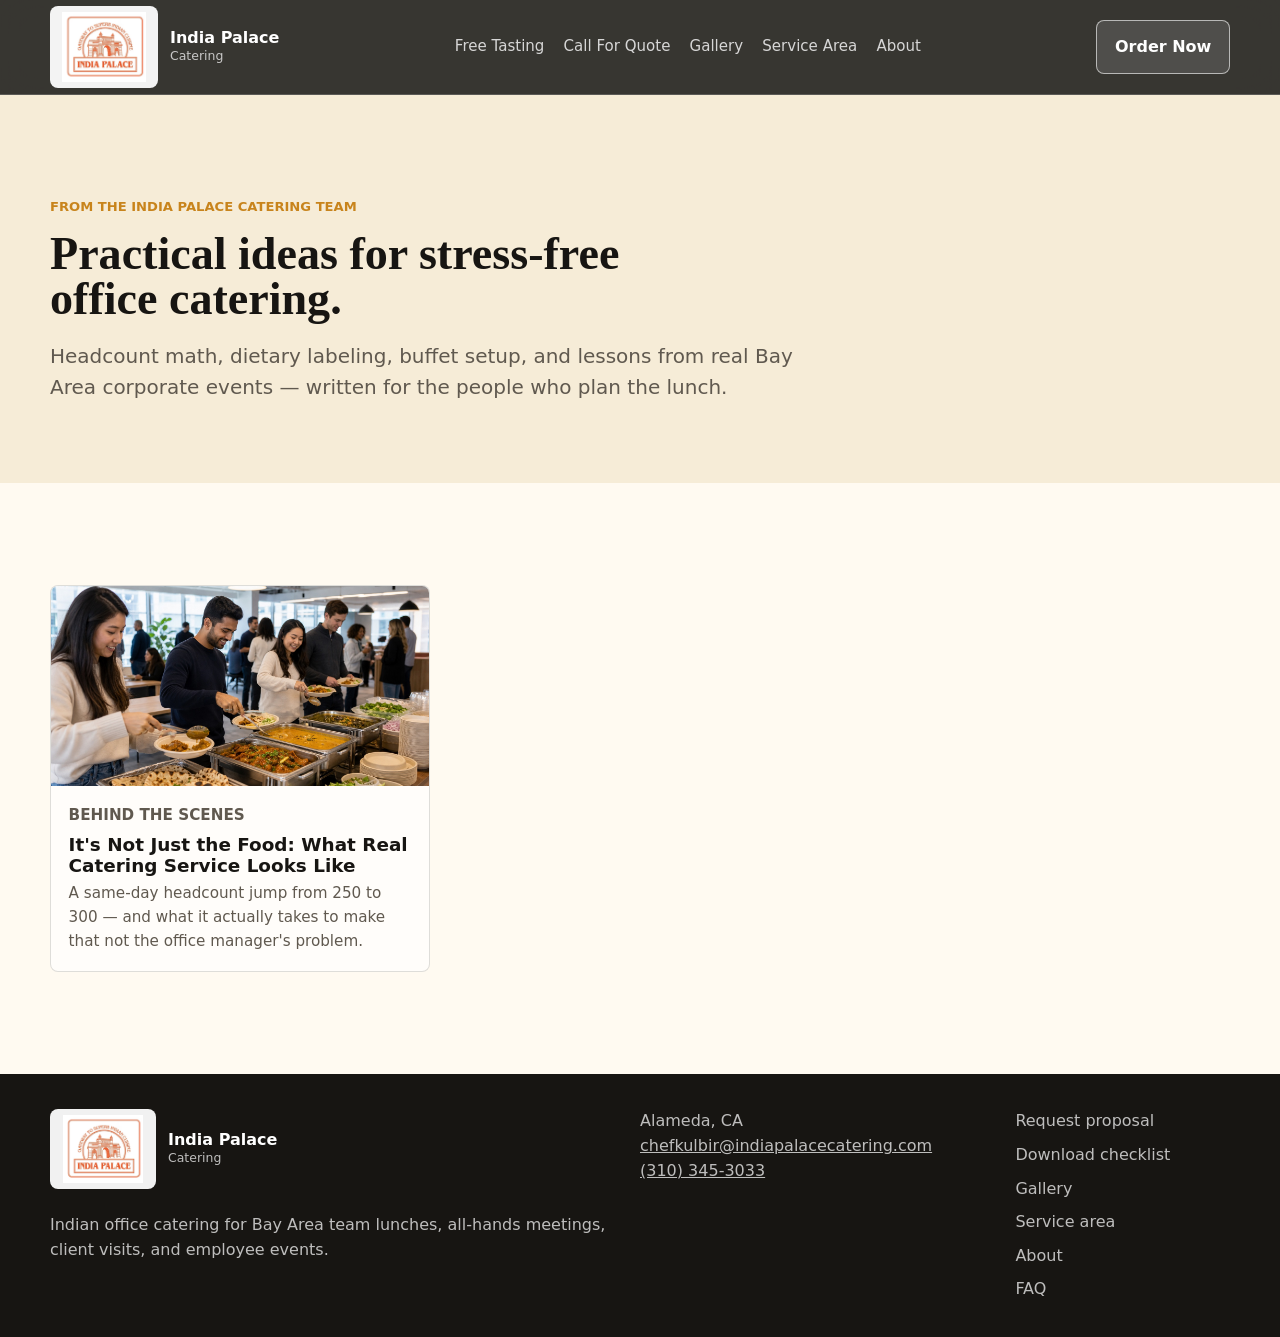
<file: blog/index.html>
<!doctype html>
<html lang="en">
  <head>
    <meta charset="utf-8">
    <meta name="viewport" content="width=device-width, initial-scale=1">
    <link rel="icon" href="../favicon.ico" sizes="any">
    <link rel="icon" type="image/png" href="../assets/favicon-32.png" sizes="32x32">
    <link rel="icon" type="image/png" href="../assets/favicon-16.png" sizes="16x16">
    <link rel="apple-touch-icon" href="../assets/apple-touch-icon.png">
    <title>Office Catering Blog | India Palace Catering</title>
    <meta name="description" content="Practical ideas for planning stress-free Bay Area office catering: headcount math, dietary labeling, buffet setup, and lessons from real corporate events.">
    <meta name="robots" content="index, follow, max-image-preview:large">
    <link rel="canonical" href="https://indiapalacecatering.com/blog/">
    <meta property="og:title" content="Office Catering Blog | India Palace Catering">
    <meta property="og:description" content="Practical ideas for planning stress-free Bay Area office catering, from the India Palace Catering team.">
    <meta property="og:type" content="website">
    <meta property="og:url" content="https://indiapalacecatering.com/blog/">
    <meta property="og:image" content="https://indiapalacecatering.com/assets/office-catering-hero.jpg">
    <meta name="twitter:card" content="summary_large_image">
    <link rel="stylesheet" href="../styles.css">
    <script type="application/ld+json">
      {
        "@context": "https://schema.org",
        "@graph": [
          {
            "@type": "Blog",
            "@id": "https://indiapalacecatering.com/blog/#blog",
            "name": "India Palace Catering Blog",
            "url": "https://indiapalacecatering.com/blog/",
            "description": "Practical ideas for planning stress-free Bay Area office catering.",
            "publisher": {
              "@id": "https://indiapalacecatering.com/#business"
            },
            "inLanguage": "en-US",
            "blogPost": [
              {
                "@id": "https://indiapalacecatering.com/blog/its-not-just-the-food/#post"
              }
            ]
          },
          {
            "@type": "BreadcrumbList",
            "itemListElement": [
              {
                "@type": "ListItem",
                "position": 1,
                "name": "Home",
                "item": "https://indiapalacecatering.com/"
              },
              {
                "@type": "ListItem",
                "position": 2,
                "name": "Blog",
                "item": "https://indiapalacecatering.com/blog/"
              }
            ]
          }
        ]
      }
    </script>
  </head>
  <body>
    <a class="skip-link" href="#main">Skip to main content</a>
    <header class="site-header" aria-label="Primary navigation">
      <nav class="nav">
        <a class="brand" href="../" aria-label="India Palace Catering home">
          <img class="brand-logo" src="../assets/india-palace-logo.png" alt="" aria-hidden="true">
          <span>
            <strong>India Palace</strong>
            <small>Catering</small>
          </span>
        </a>
        <button class="nav-toggle" type="button" id="nav-toggle" aria-expanded="false" aria-controls="nav-links">
          <span class="nav-toggle-bar"></span>
          <span class="nav-toggle-bar"></span>
          <span class="nav-toggle-bar"></span>
          <span class="sr-only">Menu</span>
        </button>
        <div class="nav-links" id="nav-links" aria-label="Page sections">
          <a href="../#proposal" data-nav-close>Free Tasting</a>
          <a href="tel:+13103453033" data-nav-close>Call For Quote</a>
          <a href="../#gallery" data-nav-close>Gallery</a>
          <a href="../#service-area" data-nav-close>Service Area</a>
          <a href="../about/" data-nav-close>About</a>
        </div>
        <a class="nav-cta" href="../#proposal">Order Now</a>
      </nav>
    </header>

    <main id="main">
      <section class="section blog-hero">
        <div class="section-inner">
          <div class="section-heading">
            <p class="eyebrow">From the India Palace Catering team</p>
            <h1 id="blog-title">Practical ideas for stress-free office catering.</h1>
            <p class="lead">Headcount math, dietary labeling, buffet setup, and lessons from real Bay Area corporate events &mdash; written for the people who plan the lunch.</p>
          </div>
        </div>
      </section>

      <section class="section blog-list-section" aria-labelledby="blog-list-title">
        <div class="section-inner">
          <h2 id="blog-list-title" class="sr-only">Articles</h2>
          <!-- Duplicate blog/_template-post.html into a new blog/[slug]/index.html per article, -->
          <!-- then add a matching .blog-card here (newest first). -->
          <div class="blog-grid">
            <a class="blog-card" href="its-not-just-the-food/">
              <img src="../assets/team-lunch.jpg" alt="Office employees serving themselves Indian lunch from a catered buffet in a bright break room" loading="lazy">
              <div class="blog-card-body">
                <p class="card-kicker">Behind the Scenes</p>
                <h3>It's Not Just the Food: What Real Catering Service Looks Like</h3>
                <p>A same-day headcount jump from 250 to 300 &mdash; and what it actually takes to make that not the office manager's problem.</p>
              </div>
            </a>
          </div>
        </div>
      </section>
    </main>

    <footer class="footer">
      <div class="section-inner footer-grid">
        <div>
          <a class="brand footer-brand" href="../" aria-label="India Palace Catering home">
            <img class="brand-logo" src="../assets/india-palace-logo.png" alt="" aria-hidden="true">
            <span>
              <strong>India Palace</strong>
              <small>Catering</small>
            </span>
          </a>
          <p>Indian office catering for Bay Area team lunches, all-hands meetings, client visits, and employee events.</p>
        </div>
        <address>
          Alameda, CA<br>
          <a href="mailto:chefkulbir@indiapalacecatering.com">chefkulbir@indiapalacecatering.com</a><br>
          <a href="tel:+13103453033">(310) 345-3033</a>
        </address>
        <div class="footer-links">
          <a href="../#proposal">Request proposal</a>
          <a href="../downloads/india-palace-corporate-catering-checklist.pdf">Download checklist</a>
          <a href="../#gallery">Gallery</a>
          <a href="../#service-area">Service area</a>
          <a href="../about/">About</a>
          <a href="../#faq">FAQ</a>
        </div>
      </div>
    </footer>
    <script src="../script.js"></script>
  </body>
</html>
</file>
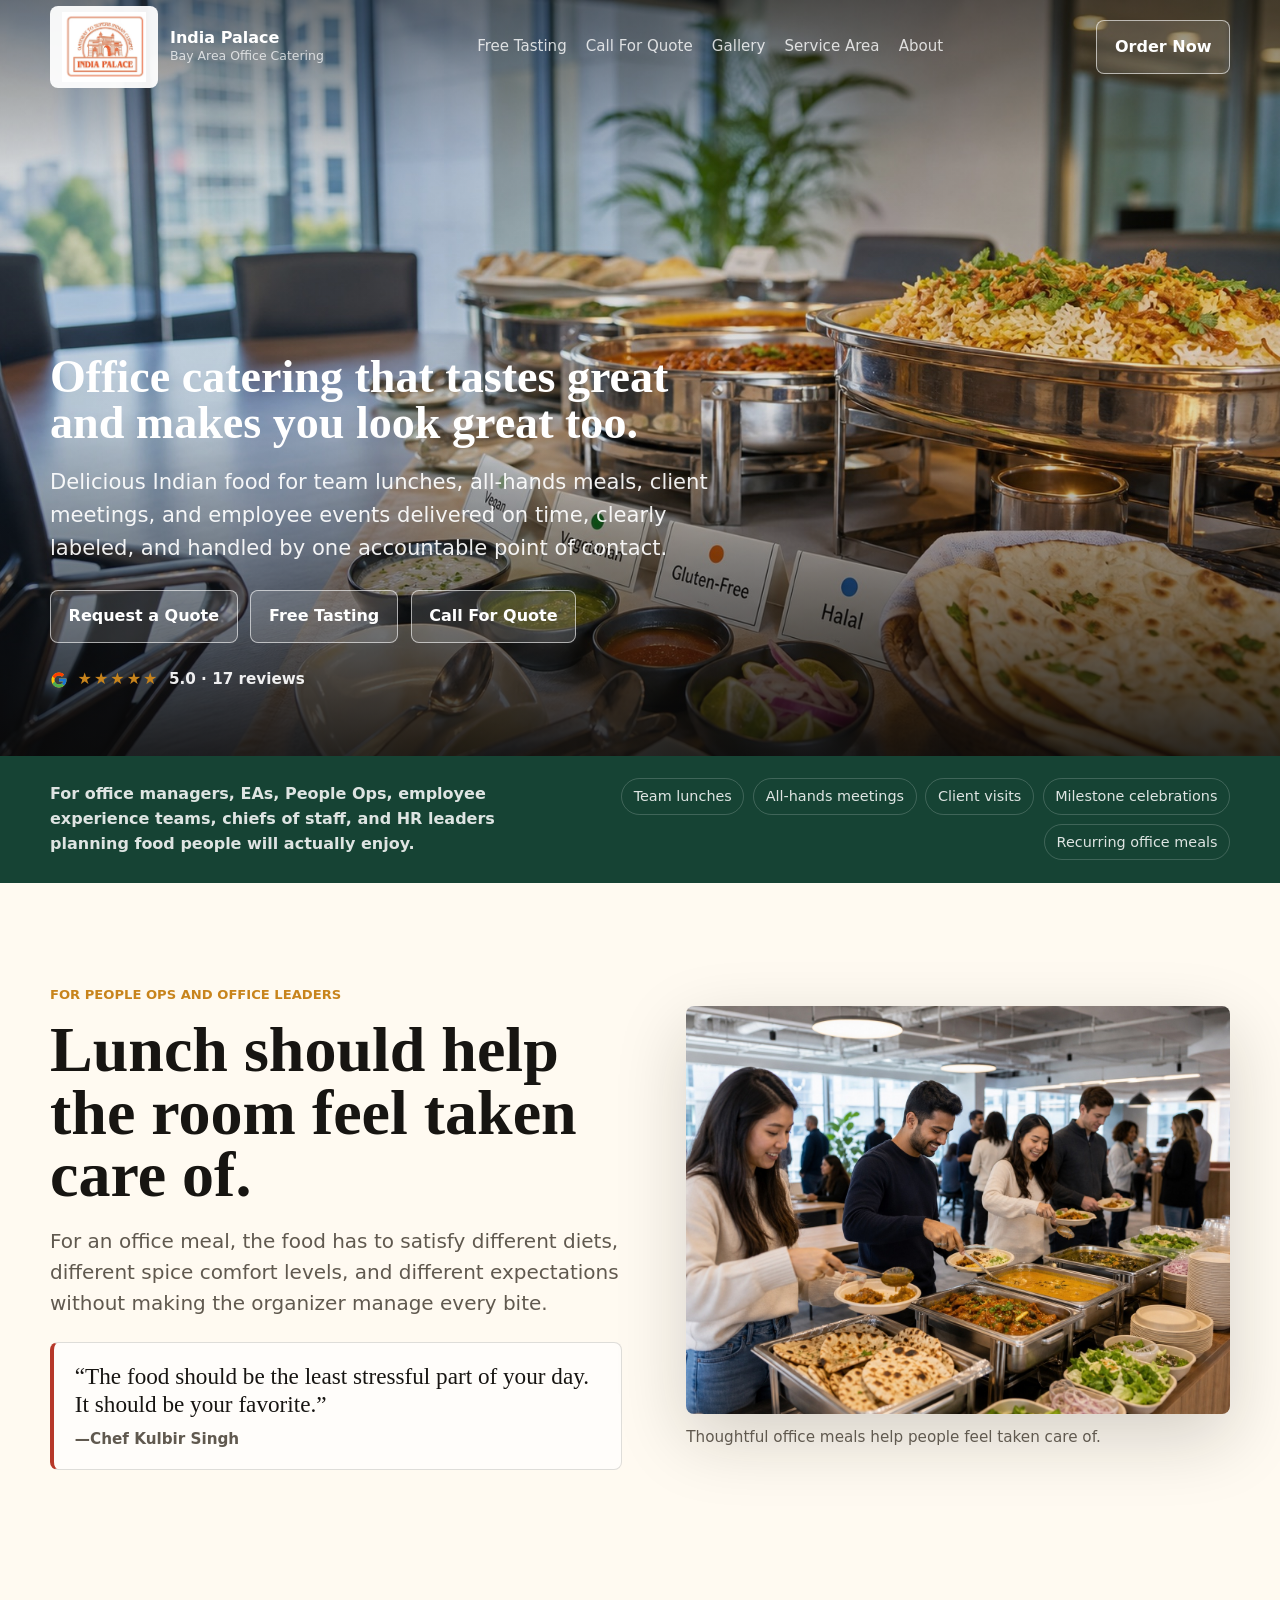
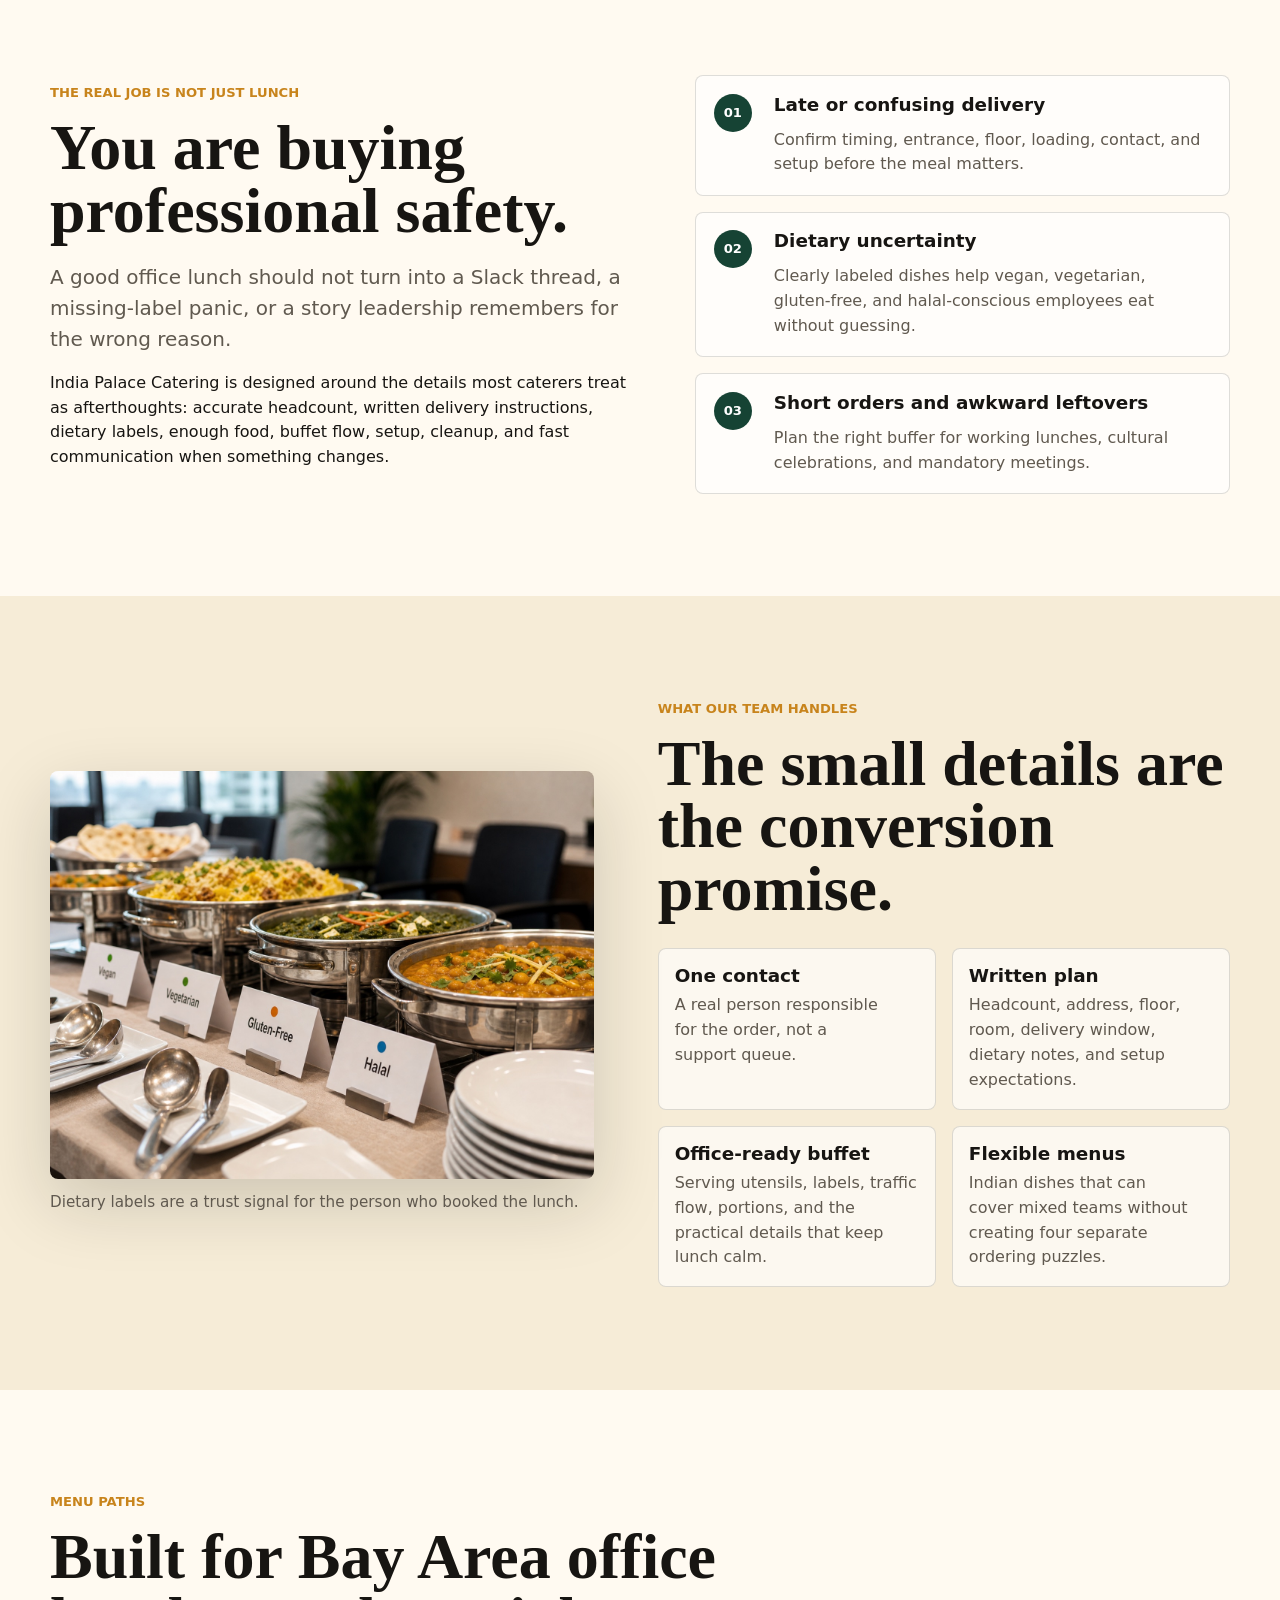
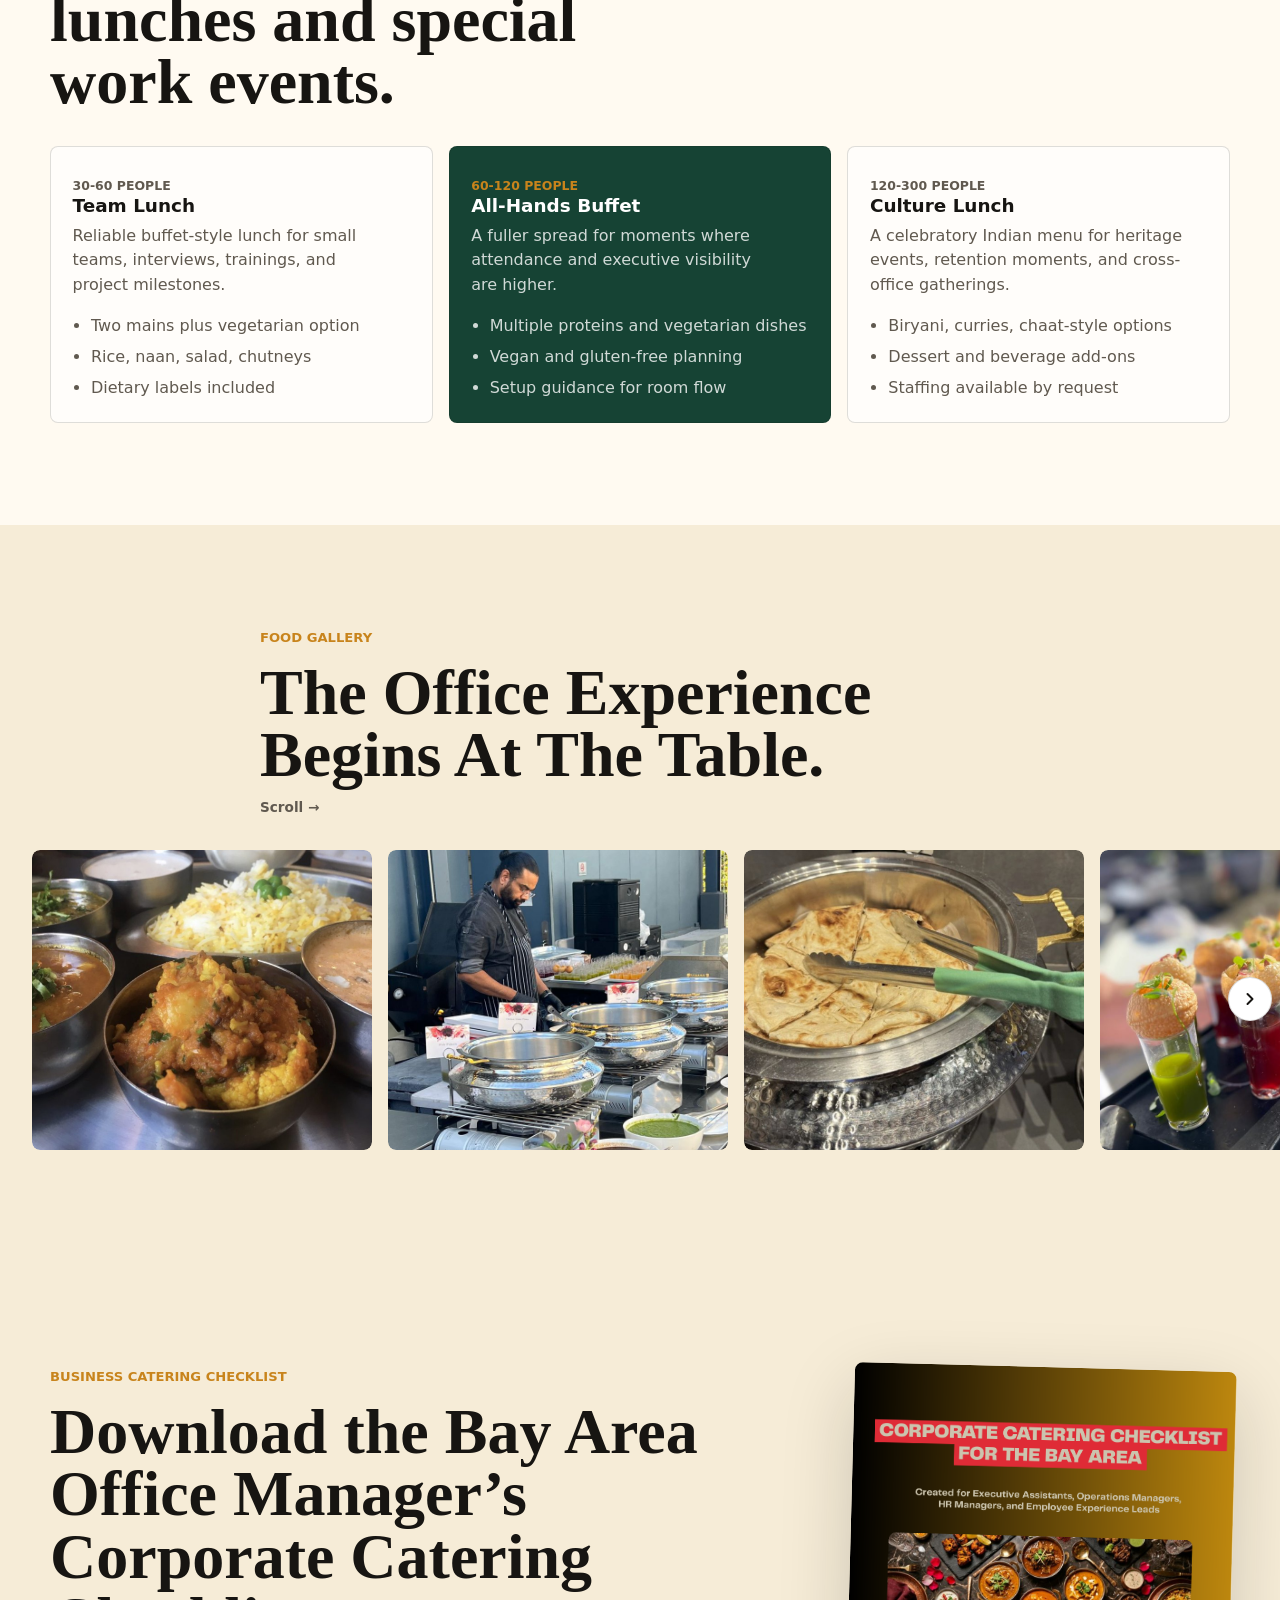
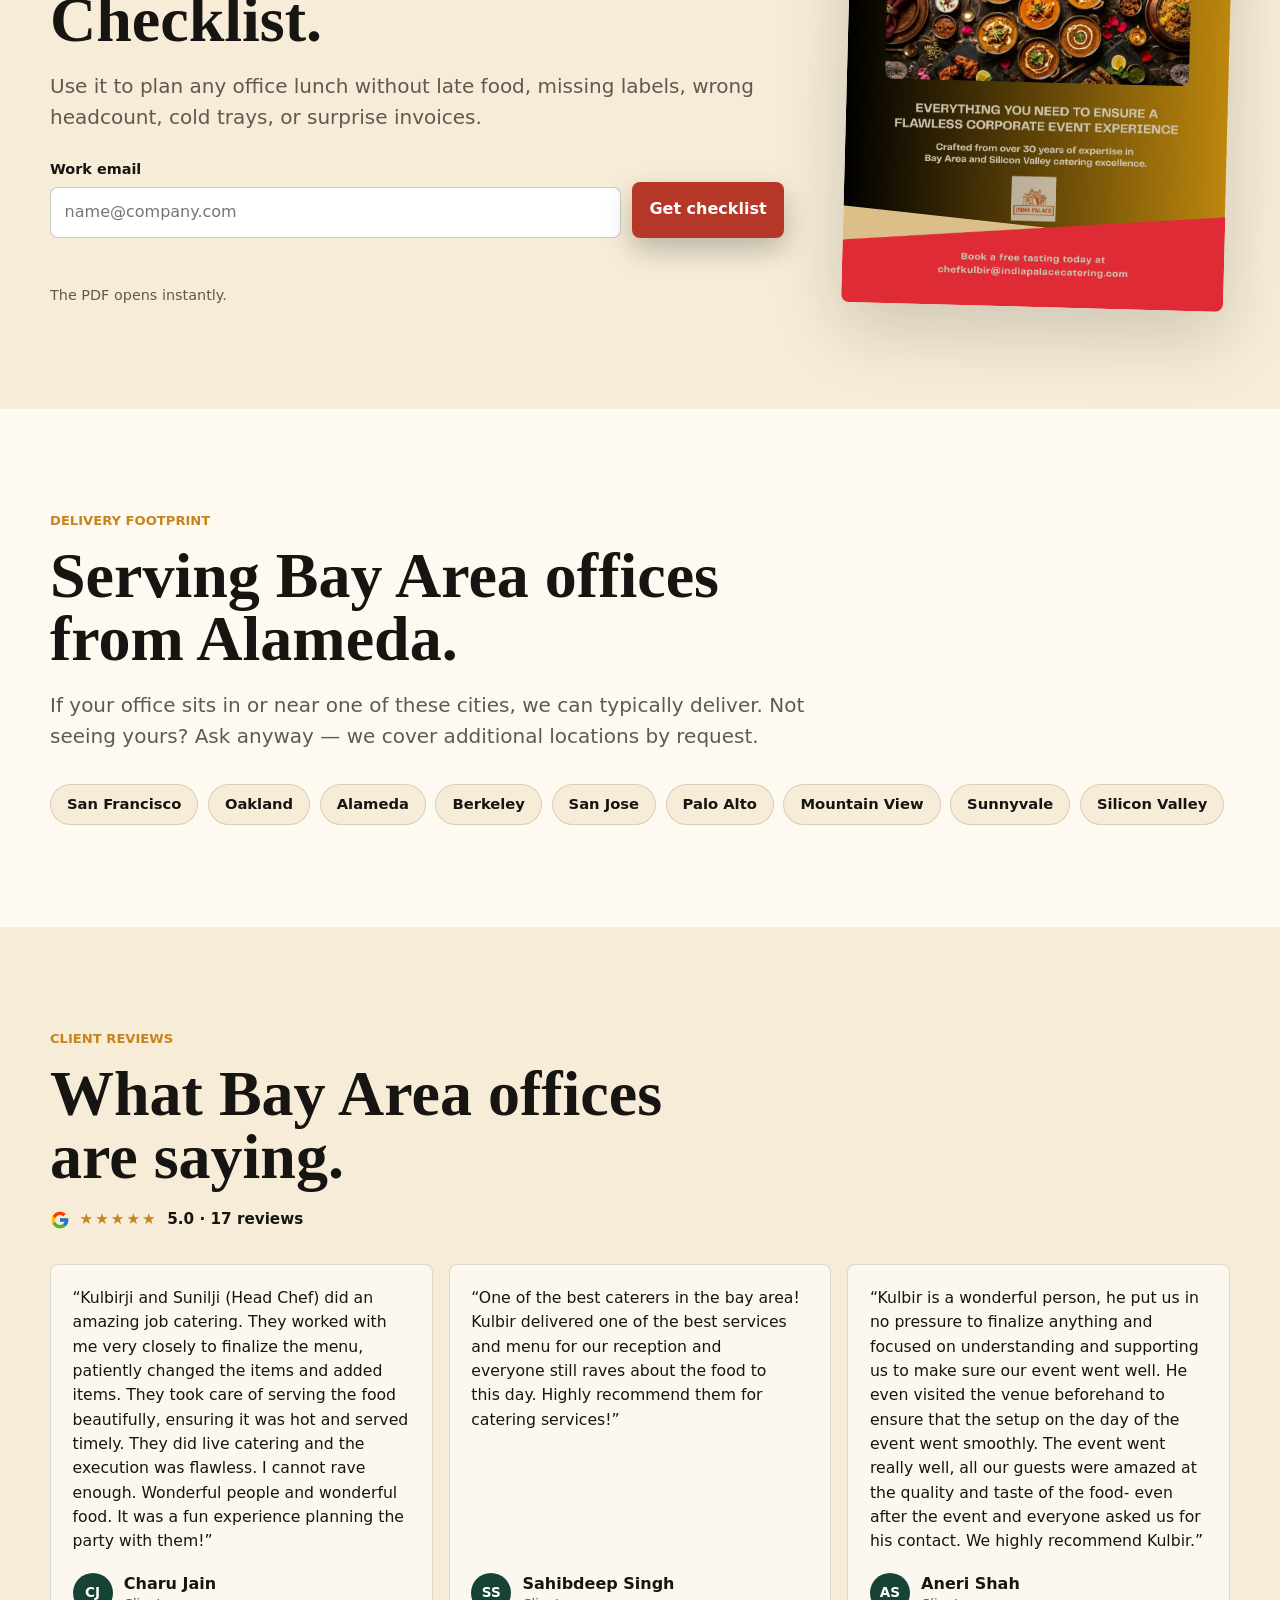
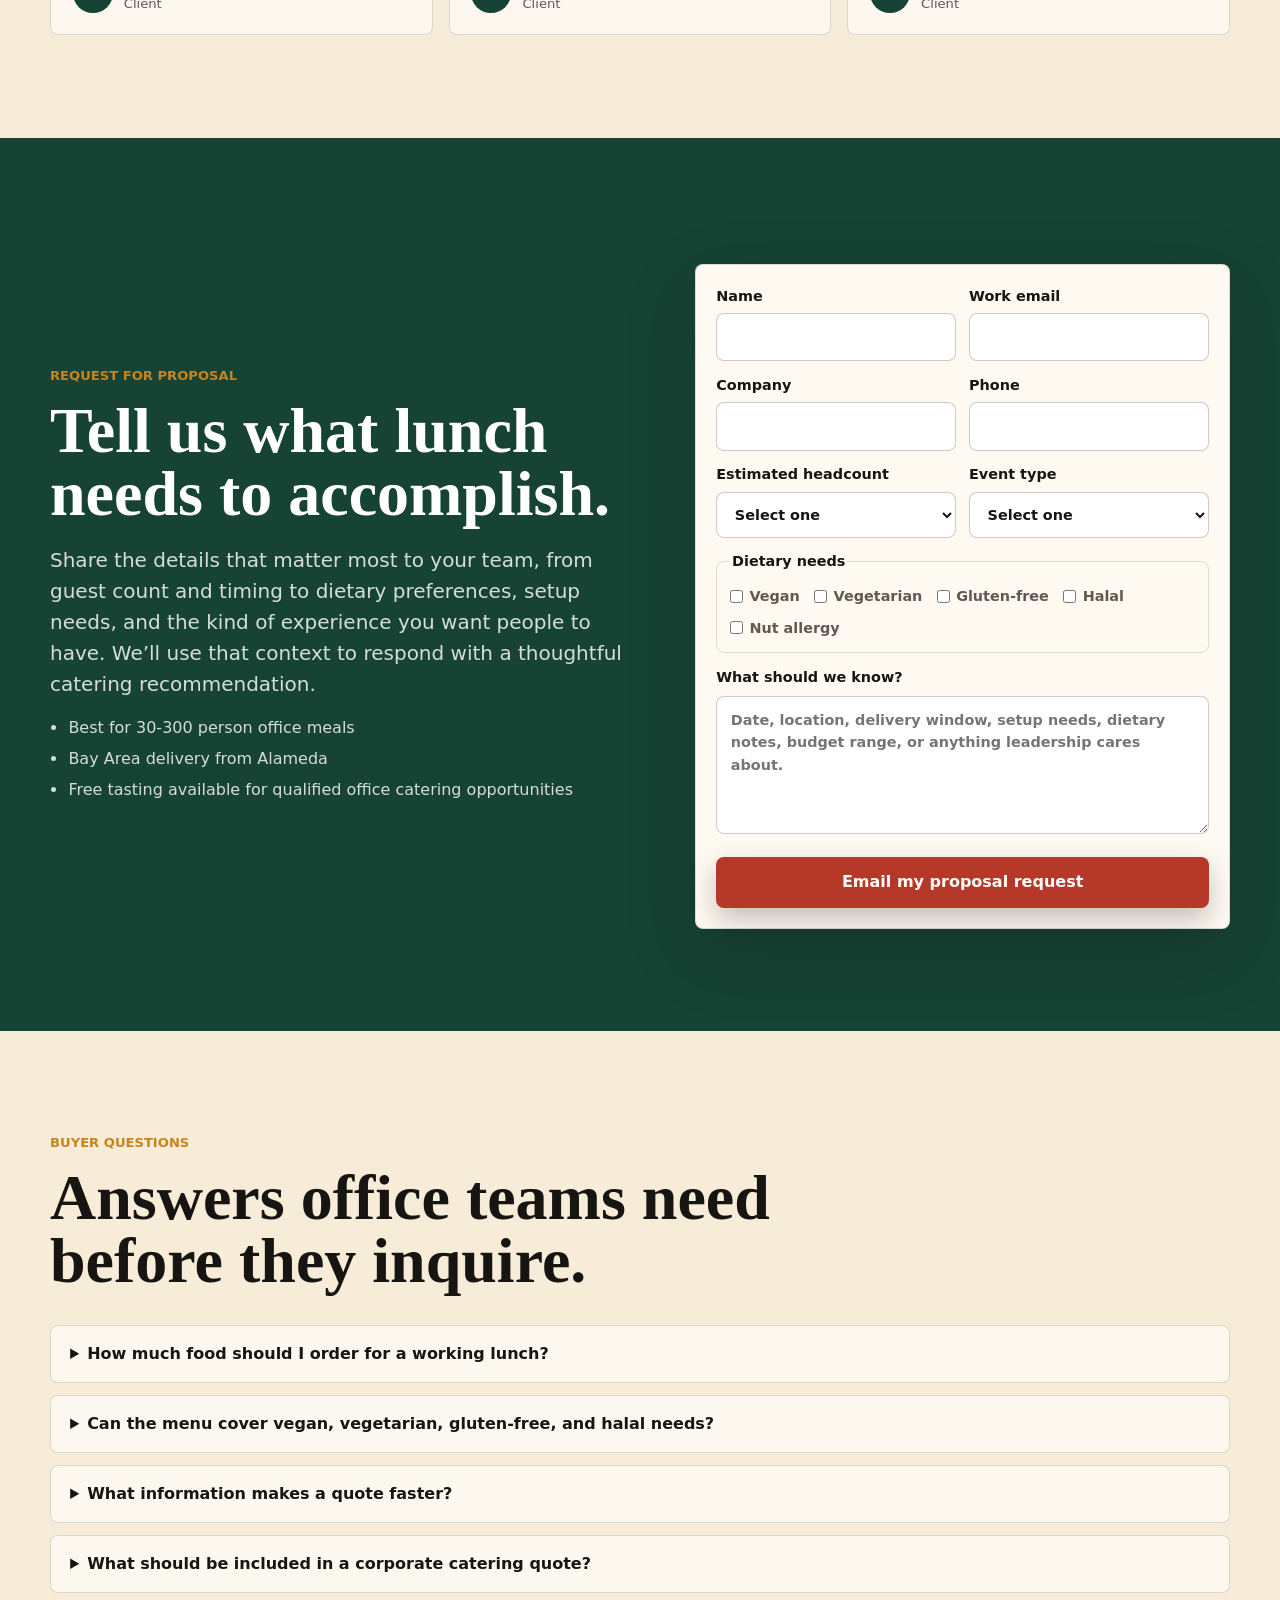
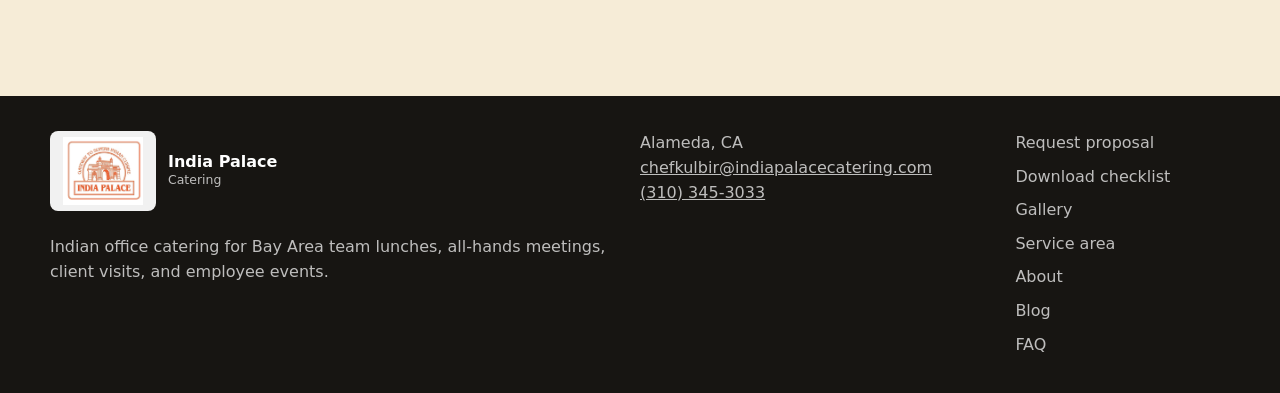
<file: india-palace-office-catering-site 21/index.html>
<!doctype html>
<html lang="en">
  <head>
    <meta charset="utf-8">
    <meta name="viewport" content="width=device-width, initial-scale=1">
    <link rel="icon" href="favicon.ico" sizes="any">
    <link rel="icon" type="image/png" href="assets/favicon-32.png" sizes="32x32">
    <link rel="icon" type="image/png" href="assets/favicon-16.png" sizes="16x16">
    <link rel="apple-touch-icon" href="assets/apple-touch-icon.png">
    <title>Bay Area Office Catering | India Palace Catering</title>
    <meta name="description" content="India Palace Catering helps Bay Area office managers plan reliable Indian catering for team lunches, all-hands, client meetings, and employee events for 30-300 people. On-time delivery, dietary labels, setup, cleanup, and one accountable contact.">
    <meta name="robots" content="index, follow, max-image-preview:large">
    <link rel="canonical" href="https://indiapalacecatering.com/">
    <meta property="og:title" content="Office Catering That Tastes Great And Makes You Look Great Too">
    <meta property="og:description" content="Indian catering for Bay Area offices: team lunches, all-hands, client meetings, and employee events for 30-300 people.">
    <meta property="og:type" content="website">
    <meta property="og:url" content="https://indiapalacecatering.com/">
    <meta property="og:image" content="https://indiapalacecatering.com/assets/office-catering-hero.jpg">
    <meta property="og:image:width" content="1672">
    <meta property="og:image:height" content="941">
    <meta property="og:locale" content="en_US">
    <meta name="twitter:card" content="summary_large_image">
    <link rel="preload" href="assets/office-catering-hero.jpg" as="image">
    <link rel="stylesheet" href="styles.css">
    <script type="application/ld+json">
      {
        "@context": "https://schema.org",
        "@graph": [
          {
            "@type": "WebSite",
            "@id": "https://indiapalacecatering.com/#website",
            "name": "India Palace Catering",
            "url": "https://indiapalacecatering.com/",
            "inLanguage": "en-US"
          },
          {
            "@type": "LocalBusiness",
            "@id": "https://indiapalacecatering.com/#business",
            "name": "India Palace Catering",
            "url": "https://indiapalacecatering.com/",
            "image": "https://indiapalacecatering.com/assets/office-catering-hero.jpg",
            "logo": "https://indiapalacecatering.com/assets/favicon-512.png",
            "email": "chefkulbir@indiapalacecatering.com",
            "telephone": "+1-310-345-3033",
            "founder": {
              "@id": "https://indiapalacecatering.com/about/#kulbir"
            },
            "address": {
              "@type": "PostalAddress",
              "addressLocality": "Alameda",
              "addressRegion": "CA",
              "addressCountry": "US"
            },
            "areaServed": [
              "San Francisco Bay Area",
              "Silicon Valley",
              "Alameda",
              "Oakland",
              "San Francisco",
              "Berkeley",
              "San Jose",
              "Palo Alto",
              "Mountain View",
              "Sunnyvale"
            ],
            "priceRange": "$$",
            "servesCuisine": "Indian",
            "foundingDate": "1992",
            "description": "Bay Area Indian catering for office lunches, all-hands meetings, client meetings, employee events, and corporate celebrations.",
            "aggregateRating": {
              "@type": "AggregateRating",
              "ratingValue": "5.0",
              "bestRating": "5",
              "reviewCount": "17"
            },
            "review": [
              {
                "@type": "Review",
                "author": {
                  "@type": "Person",
                  "name": "Charu Jain"
                },
                "reviewRating": {
                  "@type": "Rating",
                  "ratingValue": "5",
                  "bestRating": "5"
                },
                "reviewBody": "Kulbirji and Sunilji (Head Chef) did an amazing job catering. They worked with me very closely to finalize the menu, patiently changed the items and added items. They took care of serving the food beautifully, ensuring it was hot and served timely. They did live catering and the execution was flawless. I cannot rave enough. Wonderful people and wonderful food. It was a fun experience planning the party with them!"
              },
              {
                "@type": "Review",
                "author": {
                  "@type": "Person",
                  "name": "Sahibdeep Singh"
                },
                "reviewRating": {
                  "@type": "Rating",
                  "ratingValue": "5",
                  "bestRating": "5"
                },
                "reviewBody": "One of the best caterers in the bay area! Kulbir delivered one of the best services and menu for our reception and everyone still raves about the food to this day. Highly recommend them for catering services!"
              },
              {
                "@type": "Review",
                "author": {
                  "@type": "Person",
                  "name": "Aneri Shah"
                },
                "reviewRating": {
                  "@type": "Rating",
                  "ratingValue": "5",
                  "bestRating": "5"
                },
                "reviewBody": "Kulbir is a wonderful person, he put us in no pressure to finalize anything and focused on understanding and supporting us to make sure our event went well. He even visited the venue beforehand to ensure that the setup on the day of the event went smoothly. The event went really well, all our guests were amazed at the quality and taste of the food- even after the event and everyone asked us for his contact. We highly recommend Kulbir."
              }
            ],
            "hasMenu": {
              "@type": "Menu",
              "name": "Office Catering Menu Paths",
              "hasMenuSection": [
                {
                  "@type": "MenuSection",
                  "name": "Team Lunch",
                  "description": "Reliable buffet-style lunch for small teams, interviews, trainings, and project milestones. Fits 30 to 60 people."
                },
                {
                  "@type": "MenuSection",
                  "name": "All-Hands Buffet",
                  "description": "A fuller spread for moments where attendance and executive visibility are higher. Fits 60 to 120 people."
                },
                {
                  "@type": "MenuSection",
                  "name": "Culture Lunch",
                  "description": "A celebratory Indian menu for heritage events, retention moments, and cross-office gatherings. Fits 120 to 300 people."
                }
              ]
            }
          },
          {
            "@type": "Person",
            "@id": "https://indiapalacecatering.com/about/#kulbir",
            "name": "Kulbir Singh",
            "jobTitle": "Owner",
            "worksFor": {
              "@id": "https://indiapalacecatering.com/#business"
            },
            "description": "Kulbir Singh runs India Palace Catering personally, working directly with clients on every menu and event. The recipes at the heart of the menu came from his father, who brought them from India to the family's restaurant in Alameda.",
            "url": "https://indiapalacecatering.com/about/"
          },
          {
            "@type": "Service",
            "@id": "https://indiapalacecatering.com/#office-catering",
            "name": "Bay Area Office Catering",
            "provider": {
              "@id": "https://indiapalacecatering.com/#business"
            },
            "serviceType": "Corporate catering and office lunch catering",
            "areaServed": "San Francisco Bay Area",
            "audience": {
              "@type": "Audience",
              "audienceType": "Office managers, executive assistants, operations managers, employee experience managers, chiefs of staff, and HR teams"
            },
            "description": "Reliable Indian office catering for groups of 30 to 300 people with delivery, buffet setup, dietary labels, allergen-conscious planning, and cleanup support."
          },
          {
            "@type": "FAQPage",
            "@id": "https://indiapalacecatering.com/#faq",
            "mainEntity": [
              {
                "@type": "Question",
                "name": "How much notice do Bay Area offices need for catering?",
                "acceptedAnswer": {
                  "@type": "Answer",
                  "text": "Most office lunches should be planned at least 48 hours ahead when possible. India Palace Catering can also discuss urgent or last-minute requests depending on menu, headcount, and delivery location."
                }
              },
              {
                "@type": "Question",
                "name": "Can India Palace Catering handle vegan, vegetarian, gluten-free, and halal needs?",
                "acceptedAnswer": {
                  "@type": "Answer",
                  "text": "Yes. The menu can support common office dietary needs including vegan, vegetarian, gluten-free, and halal-friendly options. Dishes can be labeled so employees do not have to guess."
                }
              },
              {
                "@type": "Question",
                "name": "What office group sizes are a good fit?",
                "acceptedAnswer": {
                  "@type": "Answer",
                  "text": "The site is designed for office catering inquiries for roughly 30 to 300 people, including team lunches, all-hands meetings, client meetings, and employee celebrations."
                }
              },
              {
                "@type": "Question",
                "name": "Does India Palace Catering include setup and cleanup?",
                "acceptedAnswer": {
                  "@type": "Answer",
                  "text": "Setup, labeling, staffing, service style, and cleanup needs should be confirmed in the proposal. The inquiry form asks for those details so the quote reflects the real event requirements."
                }
              }
            ]
          }
        ]
      }
    </script>
  </head>
  <body>
    <a class="skip-link" href="#main">Skip to main content</a>
    <header class="site-header site-header--floating" aria-label="Primary navigation">
      <nav class="nav">
        <a class="brand" href="#" aria-label="India Palace Catering home">
          <img class="brand-logo" src="assets/india-palace-logo.png" alt="" aria-hidden="true">
          <span>
            <strong>India Palace</strong>
            <small>Bay Area Office Catering</small>
          </span>
        </a>
        <button class="nav-toggle" type="button" id="nav-toggle" aria-expanded="false" aria-controls="nav-links">
          <span class="nav-toggle-bar"></span>
          <span class="nav-toggle-bar"></span>
          <span class="nav-toggle-bar"></span>
          <span class="sr-only">Menu</span>
        </button>
        <div class="nav-links" id="nav-links" aria-label="Page sections">
          <a href="#proposal" data-tasting-trigger data-nav-close>Free Tasting</a>
          <a href="tel:+13103453033" data-nav-close>Call For Quote</a>
          <a href="#gallery" data-nav-close>Gallery</a>
          <a href="#service-area" data-nav-close>Service Area</a>
          <a href="about/" data-nav-close>About</a>
        </div>
        <a class="nav-cta" href="#proposal">Order Now</a>
      </nav>
    </header>

    <main id="main">
      <section class="hero" aria-labelledby="hero-title">
        <div class="hero-media">
          <!-- SWAP-IN POINT: replace with new labeled food photography when ready -->
          <img src="assets/office-catering-hero.jpg" alt="Indian office catering buffet with labeled dietary cards in a modern Bay Area conference room">
        </div>
        <div class="hero-scrim" aria-hidden="true"></div>
        <div class="hero-content">
          <h1 id="hero-title">Office catering that tastes great and makes you look great too.</h1>
          <p class="hero-copy hero-copy--desktop">Delicious Indian food for team lunches, all-hands meals, client meetings, and employee events delivered on time, clearly labeled, and handled by one accountable point of contact.</p>
          <div class="hero-cta-group">
            <div class="hero-actions" aria-label="Primary actions">
              <a class="button button-secondary" href="#proposal">Request a Quote</a>
              <a class="button button-secondary" href="#proposal" data-tasting-trigger>Free Tasting</a>
              <a class="button button-secondary" href="tel:+13103453033"><span class="cta-label--desktop">Call For Quote</span><span class="cta-label--mobile">Order Now</span></a>
            </div>
            <div class="hero-reviews">
              <svg class="hero-reviews-google" xmlns="http://www.w3.org/2000/svg" viewBox="0 0 48 48" width="18" height="18" aria-hidden="true" focusable="false"><path fill="#FFC107" d="M43.611,20.083H42V20H24v8h11.303c-1.649,4.657-6.08,8-11.303,8c-6.627,0-12-5.373-12-12c0-6.627,5.373-12,12-12c3.059,0,5.842,1.154,7.961,3.039l5.657-5.657C34.046,6.053,29.268,4,24,4C12.955,4,4,12.955,4,24c0,11.045,8.955,20,20,20c11.045,0,20-8.955,20-20C44,22.659,43.862,21.35,43.611,20.083z"/><path fill="#FF3D00" d="M6.306,14.691l6.571,4.819C14.655,15.108,18.961,12,24,12c3.059,0,5.842,1.154,7.961,3.039l5.657-5.657C34.046,6.053,29.268,4,24,4C16.318,4,9.656,8.337,6.306,14.691z"/><path fill="#4CAF50" d="M24,44c5.166,0,9.86-1.977,13.409-5.192l-6.19-5.238C29.211,35.091,26.715,36,24,36c-5.202,0-9.619-3.317-11.283-7.946l-6.522,5.025C9.505,39.556,16.227,44,24,44z"/><path fill="#1976D2" d="M43.611,20.083H42V20H24v8h11.303c-0.792,2.237-2.231,4.166-4.087,5.571c0.001-0.001,0.002-0.001,0.003-0.002l6.19,5.238C36.971,39.205,44,34,44,24C44,22.659,43.862,21.35,43.611,20.083z"/></svg>
              <span class="hero-reviews-stars" aria-hidden="true">&#9733;&#9733;&#9733;&#9733;&#9733;</span>
              <span>5.0 &middot; 17 reviews</span>
            </div>
          </div>
        </div>
      </section>

      <p class="hero-copy hero-copy--mobile">Delicious Indian food for team lunches, all-hands meals, client meetings, and employee events delivered on time, clearly labeled, and handled by one accountable point of contact.</p>

      <section class="section trust-band" aria-label="Audience fit">
        <div class="section-inner trust-grid">
          <p>For office managers, EAs, People Ops, employee experience teams, chiefs of staff, and HR leaders planning food people will actually enjoy.</p>
          <ul aria-label="Common office catering occasions">
            <li>Team lunches</li>
            <li>All-hands meetings</li>
            <li>Client visits</li>
            <li>Milestone celebrations</li>
            <li>Recurring office meals</li>
          </ul>
        </div>
      </section>

      <section class="section culture-section" aria-labelledby="culture-title">
        <div class="section-inner media-split reverse">
          <figure>
            <img src="assets/team-lunch.jpg" alt="Office employees serving themselves Indian lunch from a catered buffet in a bright break room">
            <figcaption>Thoughtful office meals help people feel taken care of.</figcaption>
          </figure>
          <div>
            <p class="eyebrow">For People Ops and office leaders</p>
            <h2 id="culture-title">Lunch should help the room feel taken care of.</h2>
            <p class="lead">For an office meal, the food has to satisfy different diets, different spice comfort levels, and different expectations without making the organizer manage every bite.</p>
            <div class="quote-panel">
              <blockquote>
                <p>&ldquo;The food should be the least stressful part of your day. It should be your favorite.&rdquo;</p>
                <footer>&mdash;<cite>Chef Kulbir Singh</cite></footer>
              </blockquote>
            </div>
          </div>
        </div>
      </section>

      <section id="office-catering" class="section problem-section" aria-labelledby="problem-title">
        <div class="section-inner split">
          <div>
            <p class="eyebrow">The real job is not just lunch</p>
            <h2 id="problem-title">You are buying professional safety.</h2>
            <p class="lead">A good office lunch should not turn into a Slack thread, a missing-label panic, or a story leadership remembers for the wrong reason.</p>
            <p>India Palace Catering is designed around the details most caterers treat as afterthoughts: accurate headcount, written delivery instructions, dietary labels, enough food, buffet flow, setup, cleanup, and fast communication when something changes.</p>
          </div>
          <div class="risk-list" aria-label="Office catering risks India Palace helps prevent">
            <article>
              <span>01</span>
              <h3>Late or confusing delivery</h3>
              <p>Confirm timing, entrance, floor, loading, contact, and setup before the meal matters.</p>
            </article>
            <article>
              <span>02</span>
              <h3>Dietary uncertainty</h3>
              <p>Clearly labeled dishes help vegan, vegetarian, gluten-free, and halal-conscious employees eat without guessing.</p>
            </article>
            <article>
              <span>03</span>
              <h3>Short orders and awkward leftovers</h3>
              <p>Plan the right buffer for working lunches, cultural celebrations, and mandatory meetings.</p>
            </article>
          </div>
        </div>
      </section>

      <section class="section operations-section" aria-labelledby="operations-title">
        <div class="section-inner media-split">
          <figure>
            <img src="assets/dietary-labels.jpg" alt="Close-up of labeled Indian catering dishes showing dietary cards for office guests">
            <figcaption>Dietary labels are a trust signal for the person who booked the lunch.</figcaption>
          </figure>
          <div>
            <p class="eyebrow">What our team handles</p>
            <h2 id="operations-title">The small details are the conversion promise.</h2>
            <div class="feature-grid">
              <article>
                <h3>One contact</h3>
                <p>A real person responsible for the order, not a support queue.</p>
              </article>
              <article>
                <h3>Written plan</h3>
                <p>Headcount, address, floor, room, delivery window, dietary notes, and setup expectations.</p>
              </article>
              <article>
                <h3>Office-ready buffet</h3>
                <p>Serving utensils, labels, traffic flow, portions, and the practical details that keep lunch calm.</p>
              </article>
              <article>
                <h3>Flexible menus</h3>
                <p>Indian dishes that can cover mixed teams without creating four separate ordering puzzles.</p>
              </article>
            </div>
          </div>
        </div>
      </section>

      <section id="menus" class="section menus-section" aria-labelledby="menus-title">
        <div class="section-inner">
          <div class="section-heading">
            <p class="eyebrow">Menu paths</p>
            <h2 id="menus-title">Built for Bay Area office lunches and special work events.</h2>
          </div>
          <div class="menu-grid">
            <article class="menu-card">
              <p class="card-kicker">30-60 people</p>
              <h3>Team Lunch</h3>
              <p>Reliable buffet-style lunch for small teams, interviews, trainings, and project milestones.</p>
              <ul>
                <li>Two mains plus vegetarian option</li>
                <li>Rice, naan, salad, chutneys</li>
                <li>Dietary labels included</li>
              </ul>
            </article>
            <article class="menu-card emphasized">
              <p class="card-kicker">60-120 people</p>
              <h3>All-Hands Buffet</h3>
              <p>A fuller spread for moments where attendance and executive visibility are higher.</p>
              <ul>
                <li>Multiple proteins and vegetarian dishes</li>
                <li>Vegan and gluten-free planning</li>
                <li>Setup guidance for room flow</li>
              </ul>
            </article>
            <article class="menu-card">
              <p class="card-kicker">120-300 people</p>
              <h3>Culture Lunch</h3>
              <p>A celebratory Indian menu for heritage events, retention moments, and cross-office gatherings.</p>
              <ul>
                <li>Biryani, curries, chaat-style options</li>
                <li>Dessert and beverage add-ons</li>
                <li>Staffing available by request</li>
              </ul>
            </article>
          </div>
        </div>
      </section>

      <section id="gallery" class="section gallery-section" aria-labelledby="gallery-title">
        <div class="section-heading section-inner">
          <p class="eyebrow">Food gallery</p>
          <h2 id="gallery-title">The Office Experience Begins At The Table.</h2>
          <span class="gallery-scroll-hint" aria-hidden="true">Scroll &#8594;</span>
        </div>
        <!-- SWAP-IN POINT: add more <figure> tiles below as new photography arrives -->
        <div class="gallery-wrap">
          <button type="button" class="gallery-nav gallery-nav-prev" aria-label="Scroll gallery left" disabled>
            <svg viewBox="0 0 24 24" width="20" height="20" fill="none" stroke="currentColor" stroke-width="2.4" stroke-linecap="round" stroke-linejoin="round" aria-hidden="true"><polyline points="15 18 9 12 15 6"></polyline></svg>
          </button>
          <div class="gallery-scroll" aria-label="Photos of catered food and service" tabindex="0">
            <div class="gallery-spacer" aria-hidden="true"></div>
            <figure class="gallery-item">
              <img src="assets/gallery-mixed-curries.jpg" alt="Assorted Indian curries, saffron rice, and raita served in steel catering bowls">
            </figure>
            <figure class="gallery-item gallery-item-chef">
              <img src="assets/gallery-chef-action.jpg" alt="Chef plating Chicken Malai Tikka and Fish Pakora at an outdoor catering station">
            </figure>
            <figure class="gallery-item">
              <img src="assets/gallery-naan.jpg" alt="Fresh naan bread sliced and served in a chafing dish with tongs">
            </figure>
            <figure class="gallery-item">
              <img src="assets/gallery-appetizer-shots.jpg" alt="Golgappa shot glasses with crispy puri shells, mint and tamarind chutney">
            </figure>
            <figure class="gallery-item">
              <img src="assets/gallery-chicken-curry.jpg" alt="Creamy chicken curry in a rich orange sauce">
            </figure>
            <figure class="gallery-item">
              <img src="assets/gallery-endive-bites.jpg" alt="Endive leaves filled with mango and tomato salsa, plated over lentils">
            </figure>
            <figure class="gallery-item">
              <img src="assets/gallery-flatbread.jpg" alt="Indian-spiced flatbread topped with paneer, cherry tomatoes, and microgreens">
            </figure>
            <figure class="gallery-item">
              <img src="assets/gallery-dessert-cups.jpg" alt="Mango dessert cups topped with fresh raspberries">
            </figure>
            <figure class="gallery-item">
              <img src="assets/gallery-tandoori-chicken.jpg" alt="Tandoori chicken in a hammered steel chafing dish">
            </figure>
            <figure class="gallery-item">
              <img src="assets/gallery-tandoori-meat.jpg" alt="Grilled tandoori meat served in a steel catering dish">
            </figure>
            <figure class="gallery-item">
              <img src="assets/gallery-dal-tadka.jpg" alt="Dal tadka simmering in a chafing dish">
            </figure>
            <figure class="gallery-item">
              <img src="assets/gallery-rice-curry.jpg" alt="Basmati rice pilaf served alongside a creamy curry">
            </figure>
            <figure class="gallery-item">
              <img src="assets/gallery-thali-combo.jpg" alt="Office lunch tray with naan, rice, chicken curry, and dal">
            </figure>
            <figure class="gallery-item">
              <img src="assets/gallery-mango-panacotta.jpg" alt="Mango panna cotta shooters garnished and ready for service">
            </figure>
            <div class="gallery-spacer" aria-hidden="true"></div>
          </div>
          <button type="button" class="gallery-nav gallery-nav-next" aria-label="Scroll gallery right">
            <svg viewBox="0 0 24 24" width="20" height="20" fill="none" stroke="currentColor" stroke-width="2.4" stroke-linecap="round" stroke-linejoin="round" aria-hidden="true"><polyline points="9 18 15 12 9 6"></polyline></svg>
          </button>
        </div>
      </section>

      <section id="checklist" class="section checklist-section" aria-labelledby="checklist-title">
        <div class="section-inner checklist-grid">
          <div>
            <p class="eyebrow">Business Catering Checklist</p>
            <h2 id="checklist-title">Download the Bay Area Office Manager’s Corporate Catering Checklist.</h2>
            <p class="lead">Use it to plan any office lunch without late food, missing labels, wrong headcount, cold trays, or surprise invoices.</p>
            <form class="download-form" id="download-form" action="/api/checklist-lead" method="post">
              <label for="download-email">Work email</label>
              <div class="inline-form">
                <input id="download-email" name="email" type="email" autocomplete="email" placeholder="name@company.com" required>
                <button class="button button-primary" type="submit">Get checklist</button>
              </div>
              <p class="form-status" id="download-status" role="status" aria-live="polite"></p>
              <p class="form-note">The PDF opens instantly.</p>
            </form>
          </div>
          <a class="checklist-preview" href="downloads/india-palace-corporate-catering-checklist.pdf" aria-label="Open corporate catering checklist PDF">
            <img src="assets/checklist-cover.png" alt="Cover page for the India Palace Corporate Catering Checklist">
          </a>
        </div>
      </section>

      <section id="service-area" class="section service-area-section" aria-labelledby="service-area-title">
        <div class="section-inner">
          <div class="section-heading">
            <p class="eyebrow">Delivery footprint</p>
            <h2 id="service-area-title">Serving Bay Area offices from Alameda.</h2>
            <p class="lead">If your office sits in or near one of these cities, we can typically deliver. Not seeing yours? Ask anyway &mdash; we cover additional locations by request.</p>
          </div>
          <ul class="service-area-list" aria-label="Cities served">
            <li>San Francisco</li>
            <li>Oakland</li>
            <li>Alameda</li>
            <li>Berkeley</li>
            <li>San Jose</li>
            <li>Palo Alto</li>
            <li>Mountain View</li>
            <li>Sunnyvale</li>
            <li>Silicon Valley</li>
          </ul>
        </div>
      </section>

      <section id="reviews" class="section reviews-section" aria-labelledby="reviews-title">
        <div class="section-inner">
          <div class="section-heading">
            <p class="eyebrow">Client reviews</p>
            <h2 id="reviews-title">What Bay Area offices are saying.</h2>
            <div class="reviews-summary">
              <svg class="hero-reviews-google" xmlns="http://www.w3.org/2000/svg" viewBox="0 0 48 48" width="20" height="20" aria-hidden="true" focusable="false"><path fill="#FFC107" d="M43.611,20.083H42V20H24v8h11.303c-1.649,4.657-6.08,8-11.303,8c-6.627,0-12-5.373-12-12c0-6.627,5.373-12,12-12c3.059,0,5.842,1.154,7.961,3.039l5.657-5.657C34.046,6.053,29.268,4,24,4C12.955,4,4,12.955,4,24c0,11.045,8.955,20,20,20c11.045,0,20-8.955,20-20C44,22.659,43.862,21.35,43.611,20.083z"/><path fill="#FF3D00" d="M6.306,14.691l6.571,4.819C14.655,15.108,18.961,12,24,12c3.059,0,5.842,1.154,7.961,3.039l5.657-5.657C34.046,6.053,29.268,4,24,4C16.318,4,9.656,8.337,6.306,14.691z"/><path fill="#4CAF50" d="M24,44c5.166,0,9.86-1.977,13.409-5.192l-6.19-5.238C29.211,35.091,26.715,36,24,36c-5.202,0-9.619-3.317-11.283-7.946l-6.522,5.025C9.505,39.556,16.227,44,24,44z"/><path fill="#1976D2" d="M43.611,20.083H42V20H24v8h11.303c-0.792,2.237-2.231,4.166-4.087,5.571c0.001-0.001,0.002-0.001,0.003-0.002l6.19,5.238C36.971,39.205,44,34,44,24C44,22.659,43.862,21.35,43.611,20.083z"/></svg>
              <span class="reviews-summary-stars" aria-hidden="true">&#9733;&#9733;&#9733;&#9733;&#9733;</span>
              <span>5.0 &middot; 17 reviews</span>
            </div>
          </div>
          <div class="review-grid">
            <article class="review-card">
              <p class="review-quote">&ldquo;Kulbirji and Sunilji (Head Chef) did an amazing job catering. They worked with me very closely to finalize the menu, patiently changed the items and added items. They took care of serving the food beautifully, ensuring it was hot and served timely. They did live catering and the execution was flawless. I cannot rave enough. Wonderful people and wonderful food. It was a fun experience planning the party with them!&rdquo;</p>
              <div class="review-byline">
                <span class="review-avatar" aria-hidden="true">CJ</span>
                <span>
                  <strong>Charu Jain</strong>
                  <small>Client</small>
                </span>
              </div>
            </article>
            <article class="review-card">
              <p class="review-quote">&ldquo;One of the best caterers in the bay area! Kulbir delivered one of the best services and menu for our reception and everyone still raves about the food to this day. Highly recommend them for catering services!&rdquo;</p>
              <div class="review-byline">
                <span class="review-avatar" aria-hidden="true">SS</span>
                <span>
                  <strong>Sahibdeep Singh</strong>
                  <small>Client</small>
                </span>
              </div>
            </article>
            <article class="review-card">
              <p class="review-quote">&ldquo;Kulbir is a wonderful person, he put us in no pressure to finalize anything and focused on understanding and supporting us to make sure our event went well. He even visited the venue beforehand to ensure that the setup on the day of the event went smoothly. The event went really well, all our guests were amazed at the quality and taste of the food- even after the event and everyone asked us for his contact. We highly recommend Kulbir.&rdquo;</p>
              <div class="review-byline">
                <span class="review-avatar" aria-hidden="true">AS</span>
                <span>
                  <strong>Aneri Shah</strong>
                  <small>Client</small>
                </span>
              </div>
            </article>
          </div>
        </div>
      </section>

      <section id="proposal" class="section proposal-section" aria-labelledby="proposal-title">
        <div class="section-inner proposal-grid">
          <div>
            <p class="eyebrow">Request for proposal</p>
            <h2 id="proposal-title">Tell us what lunch needs to accomplish.</h2>
            <p class="lead">Share the details that matter most to your team, from guest count and timing to dietary preferences, setup needs, and the kind of experience you want people to have. We’ll use that context to respond with a thoughtful catering recommendation.</p>
            <ul class="proposal-points">
              <li>Best for 30-300 person office meals</li>
              <li>Bay Area delivery from Alameda</li>
              <li>Free tasting available for qualified office catering opportunities</li>
            </ul>
          </div>
          <form class="proposal-form" id="proposal-form">
            <div class="field-pair">
              <label for="name">Name<input id="name" name="name" autocomplete="name" required></label>
              <label for="email">Work email<input id="email" name="email" type="email" autocomplete="email" required></label>
            </div>
            <div class="field-pair">
              <label for="company">Company<input id="company" name="company" autocomplete="organization"></label>
              <label for="phone">Phone<input id="phone" name="phone" type="tel" autocomplete="tel"></label>
            </div>
            <div class="field-pair">
              <label for="headcount">Estimated headcount
                <select id="headcount" name="headcount" required>
                  <option value="">Select one</option>
                  <option>30-50</option>
                  <option>50-75</option>
                  <option>75-100</option>
                  <option>100-150</option>
                  <option>150-200</option>
                  <option>200-300</option>
                  <option>300+</option>
                </select>
              </label>
              <label for="event-type">Event type
                <select id="event-type" name="event_type" required>
                  <option value="">Select one</option>
                  <option>Team lunch</option>
                  <option>All-hands meeting</option>
                  <option>Client meeting</option>
                  <option>Employee celebration</option>
                  <option>Recurring office lunch</option>
                  <option>Other office event</option>
                </select>
              </label>
            </div>
            <fieldset>
              <legend>Dietary needs</legend>
              <label><input type="checkbox" name="dietary" value="Vegan"> Vegan</label>
              <label><input type="checkbox" name="dietary" value="Vegetarian"> Vegetarian</label>
              <label><input type="checkbox" name="dietary" value="Gluten-free"> Gluten-free</label>
              <label><input type="checkbox" name="dietary" value="Halal"> Halal</label>
              <label><input type="checkbox" name="dietary" value="Nut allergy"> Nut allergy</label>
            </fieldset>
            <label for="details">What should we know?
              <textarea id="details" name="details" rows="5" placeholder="Date, location, delivery window, setup needs, dietary notes, budget range, or anything leadership cares about."></textarea>
            </label>
            <button class="button button-primary full-width" type="submit">Email my proposal request</button>
          </form>
        </div>
      </section>

      <section id="faq" class="section faq-section" aria-labelledby="faq-title">
        <div class="section-inner">
          <div class="section-heading">
            <p class="eyebrow">Buyer questions</p>
            <h2 id="faq-title">Answers office teams need before they inquire.</h2>
          </div>
          <div class="faq-list">
            <details>
              <summary>How much food should I order for a working lunch?</summary>
              <p>For a desk or meeting-room lunch, plan around 85% of confirmed headcount plus a 10% buffer. For an all-hands or mandatory meeting, order for the full headcount.</p>
            </details>
            <details>
              <summary>Can the menu cover vegan, vegetarian, gluten-free, and halal needs?</summary>
              <p>Yes. Indian menus are especially flexible for mixed office teams because vegetarian, vegan, lentil, rice, and halal-friendly options can live naturally in the same buffet.</p>
            </details>
            <details>
              <summary>What information makes a quote faster?</summary>
              <p>Headcount, date, delivery address, floor or room, delivery window, event type, dietary restrictions, setup expectations, cleanup needs, and whether leadership or clients will attend.</p>
            </details>
            <details>
              <summary>What should be included in a corporate catering quote?</summary>
              <p>Ask for food cost, delivery, setup, equipment, service staff, cleanup, gratuity, dietary labeling, and any additional fees. A clear quote prevents surprise invoices.</p>
            </details>
          </div>
        </div>
      </section>
    </main>

    <div class="modal-overlay" id="tasting-modal" hidden>
      <div class="modal-panel" role="dialog" aria-modal="true" aria-labelledby="tasting-modal-title">
        <button type="button" class="modal-close" id="tasting-modal-close" aria-label="Close">&times;</button>
        <div class="modal-body" id="tasting-modal-form-view">
          <p class="eyebrow">Free tasting</p>
          <h3 id="tasting-modal-title">Request a free tasting.</h3>
          <p class="modal-copy">Tell us who to follow up with and we'll be in touch to set it up. Tastings are limited and are on a first come, first served basis.</p>
          <form id="tasting-form">
            <label for="tasting-name">Name<input id="tasting-name" name="name" autocomplete="name" required></label>
            <label for="tasting-company">Company name<input id="tasting-company" name="company" autocomplete="organization" required></label>
            <label for="tasting-email">Work email<input id="tasting-email" name="email" type="email" autocomplete="email" required></label>
            <button class="button button-primary full-width" type="submit">Request free tasting</button>
          </form>
        </div>
        <div class="modal-body" id="tasting-modal-confirm-view" hidden>
          <p class="eyebrow">Request received</p>
          <h3>We'll follow up shortly.</h3>
          <p class="modal-copy">Free tastings are limited and offered on a first-come, first-served basis &mdash; we'll reach out soon to get yours scheduled.</p>
          <button type="button" class="button button-secondary full-width" id="tasting-modal-done">Done</button>
        </div>
      </div>
    </div>

    <footer class="footer">
      <div class="section-inner footer-grid">
        <div>
          <a class="brand footer-brand" href="#" aria-label="India Palace Catering home">
            <img class="brand-logo" src="assets/india-palace-logo.png" alt="" aria-hidden="true">
            <span>
              <strong>India Palace</strong>
              <small>Catering</small>
            </span>
          </a>
          <p>Indian office catering for Bay Area team lunches, all-hands meetings, client visits, and employee events.</p>
        </div>
        <address>
          Alameda, CA<br>
          <a href="mailto:chefkulbir@indiapalacecatering.com">chefkulbir@indiapalacecatering.com</a><br>
          <a href="tel:+13103453033">(310) 345-3033</a>
        </address>
        <div class="footer-links">
          <a href="#proposal">Request proposal</a>
          <a href="downloads/india-palace-corporate-catering-checklist.pdf">Download checklist</a>
          <a href="#gallery">Gallery</a>
          <a href="#service-area">Service area</a>
          <a href="about/">About</a>
          <a href="blog/">Blog</a>
          <a href="#faq">FAQ</a>
        </div>
      </div>
    </footer>
    <script src="script.js"></script>
  </body>
</html>
</file>
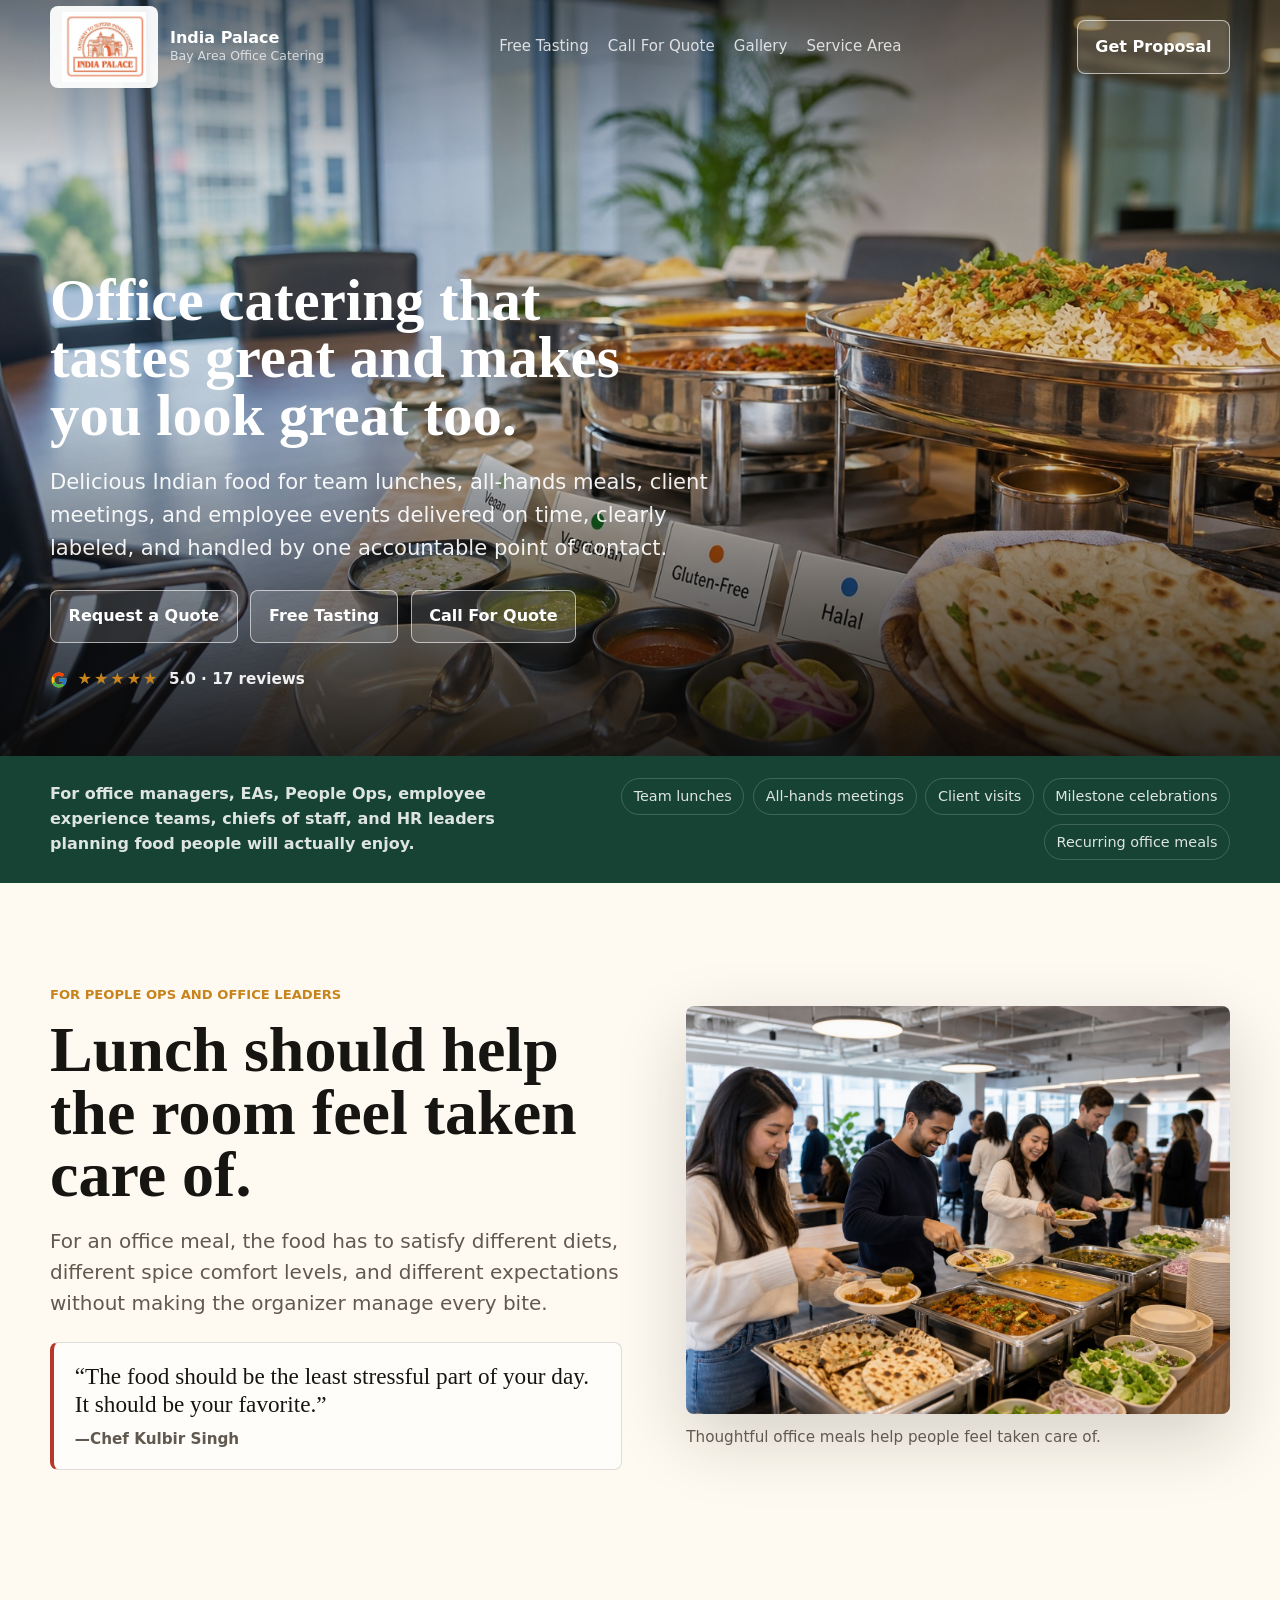
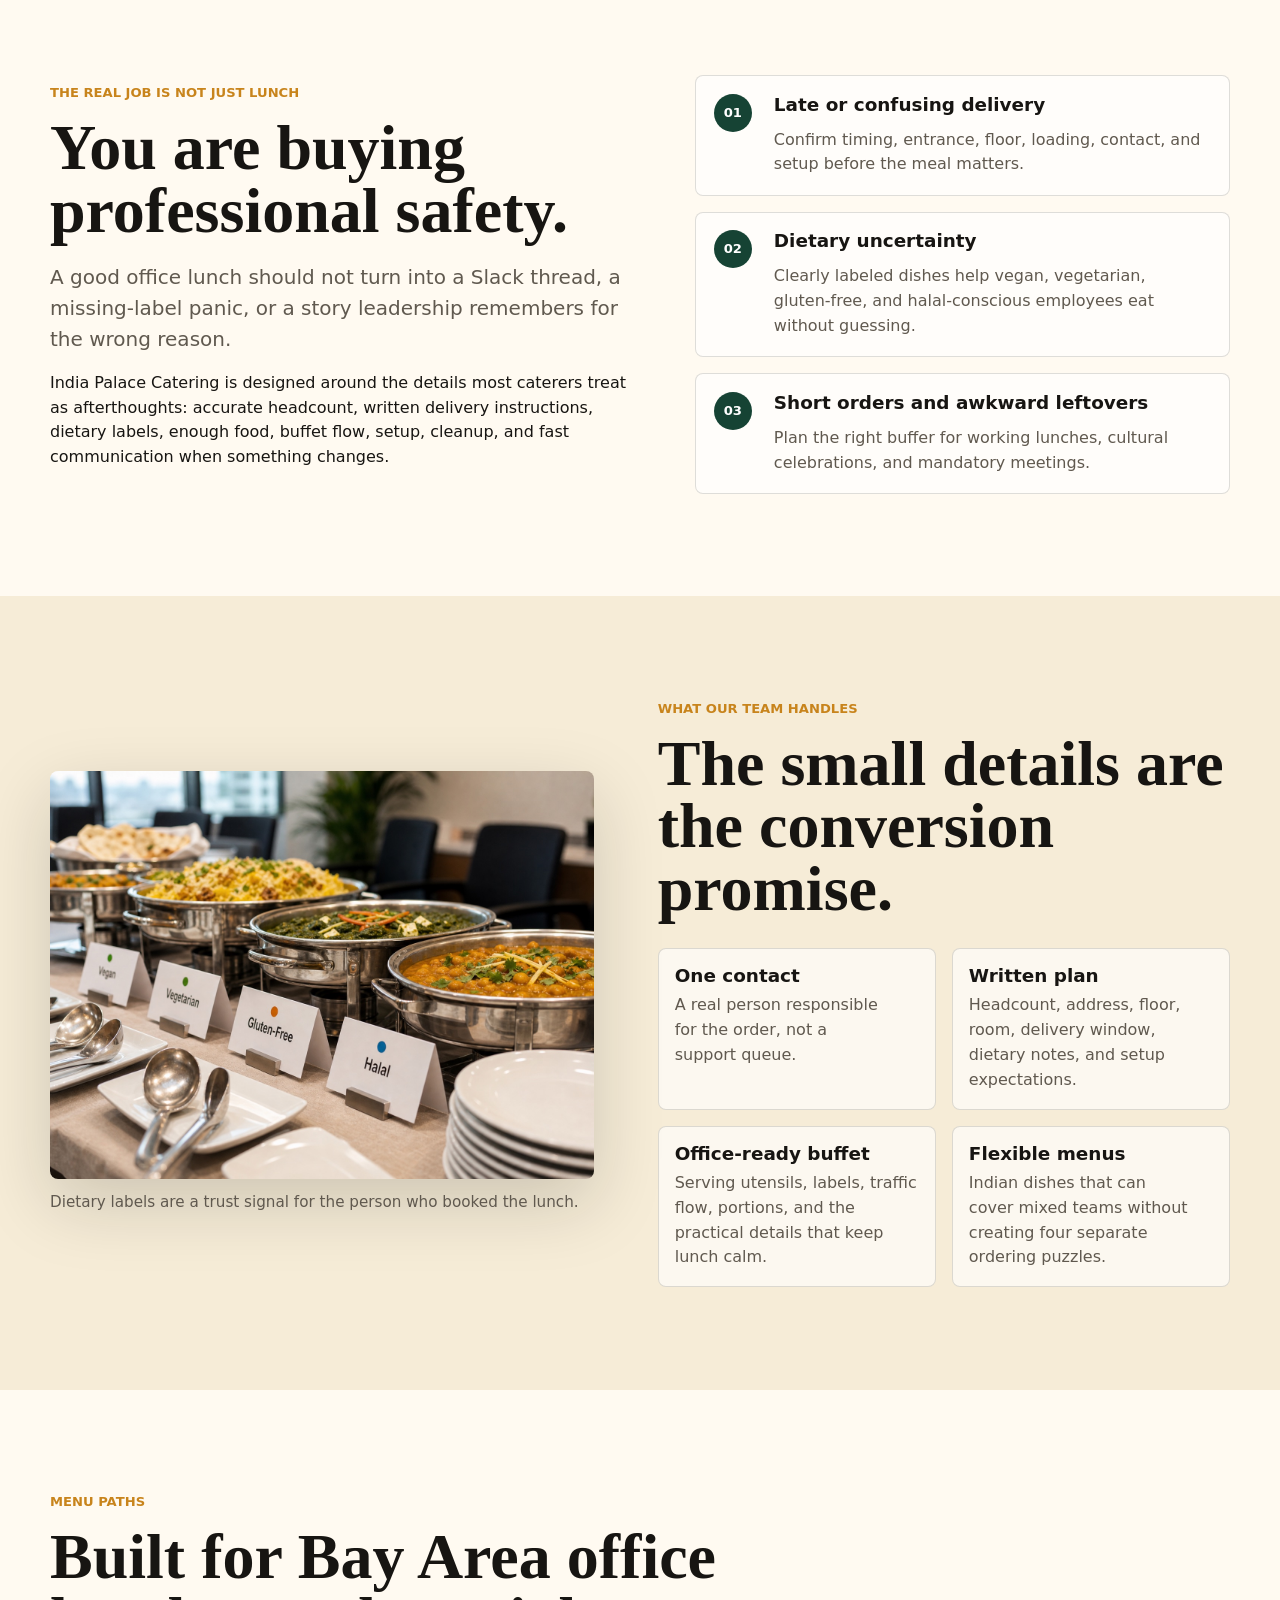
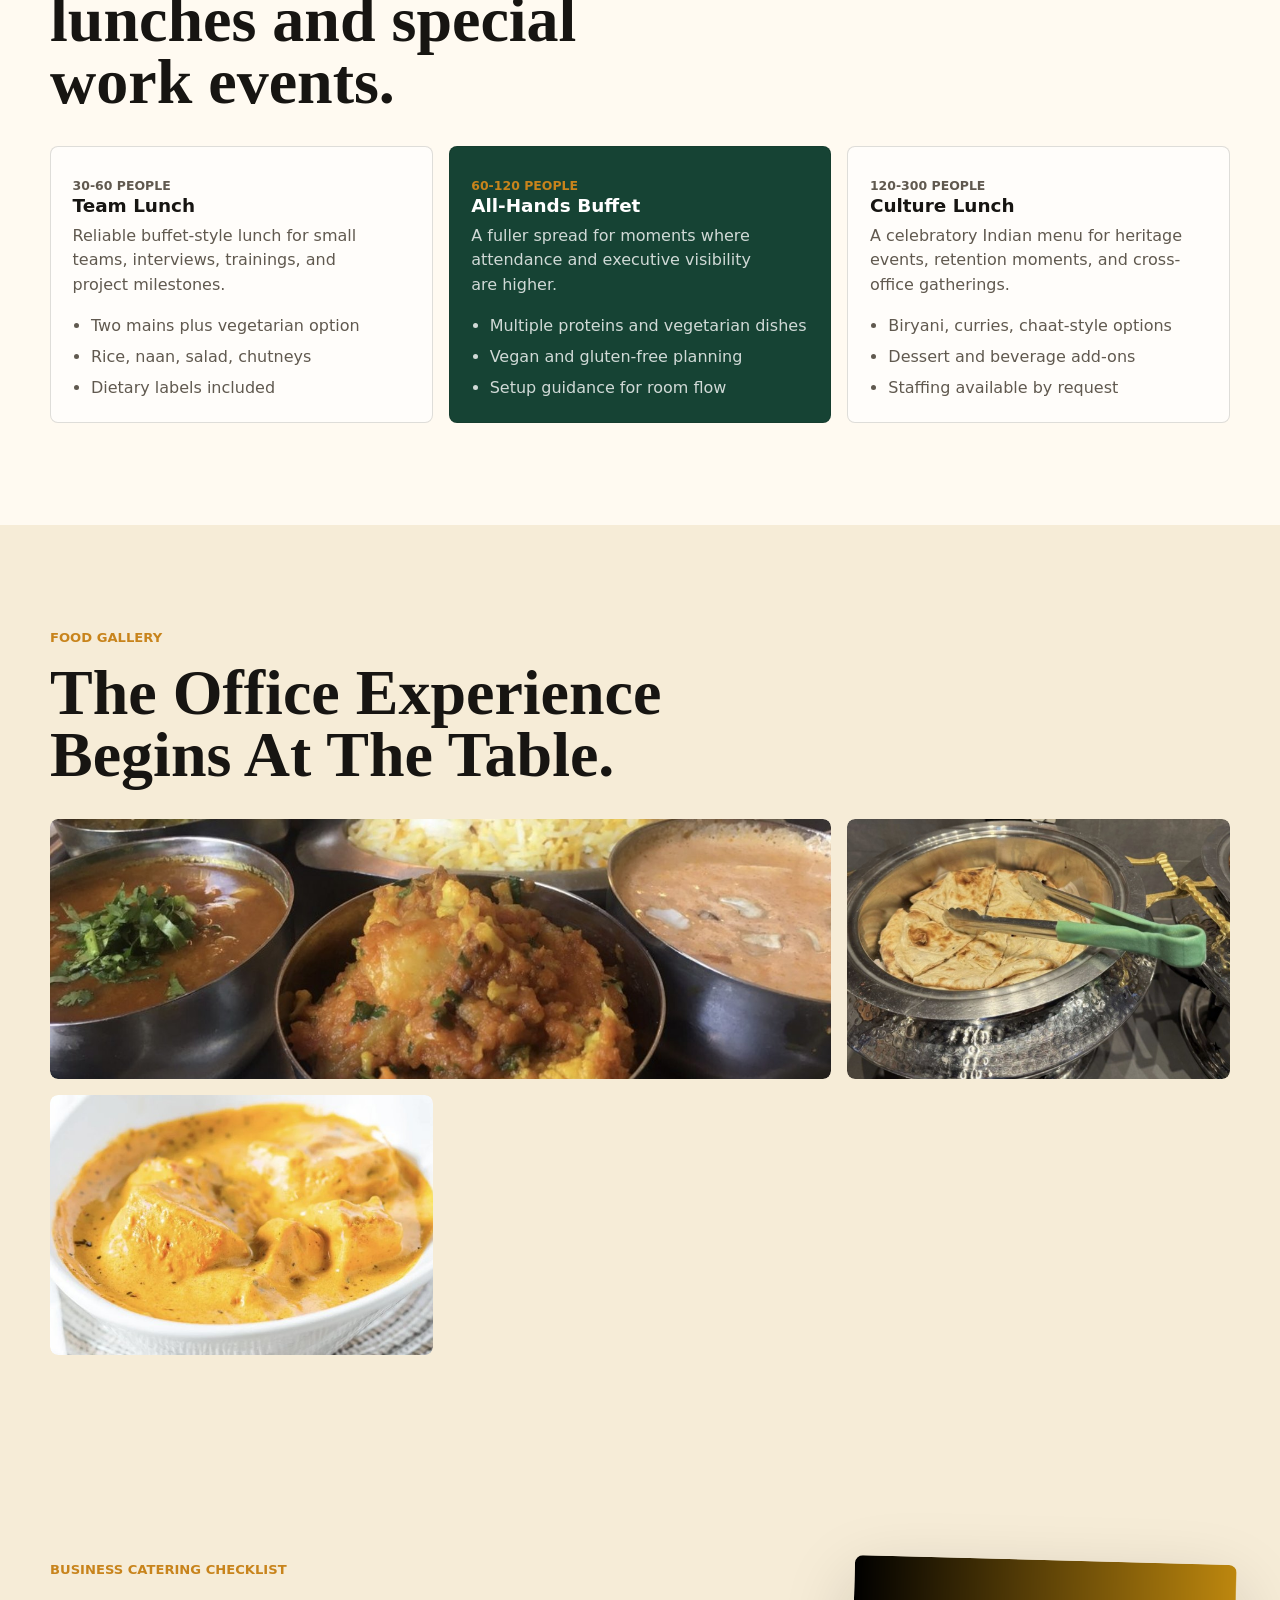
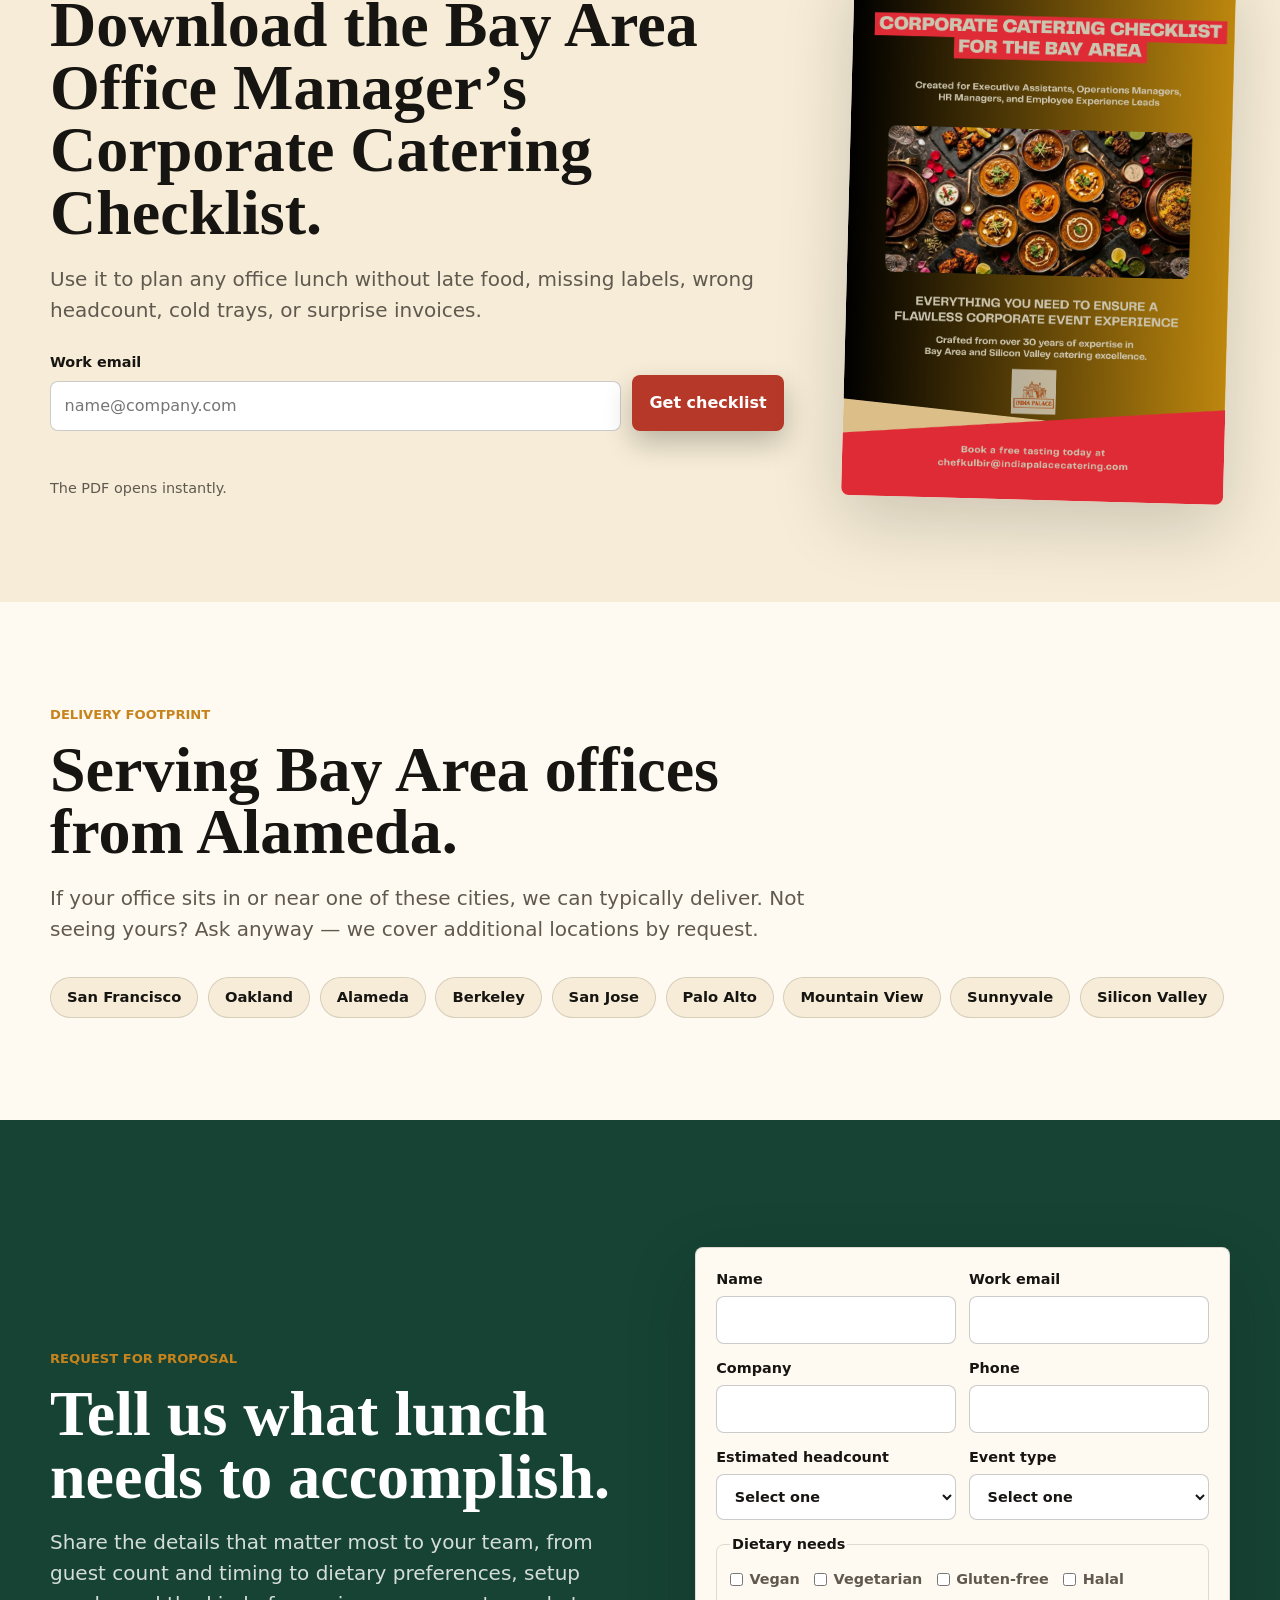
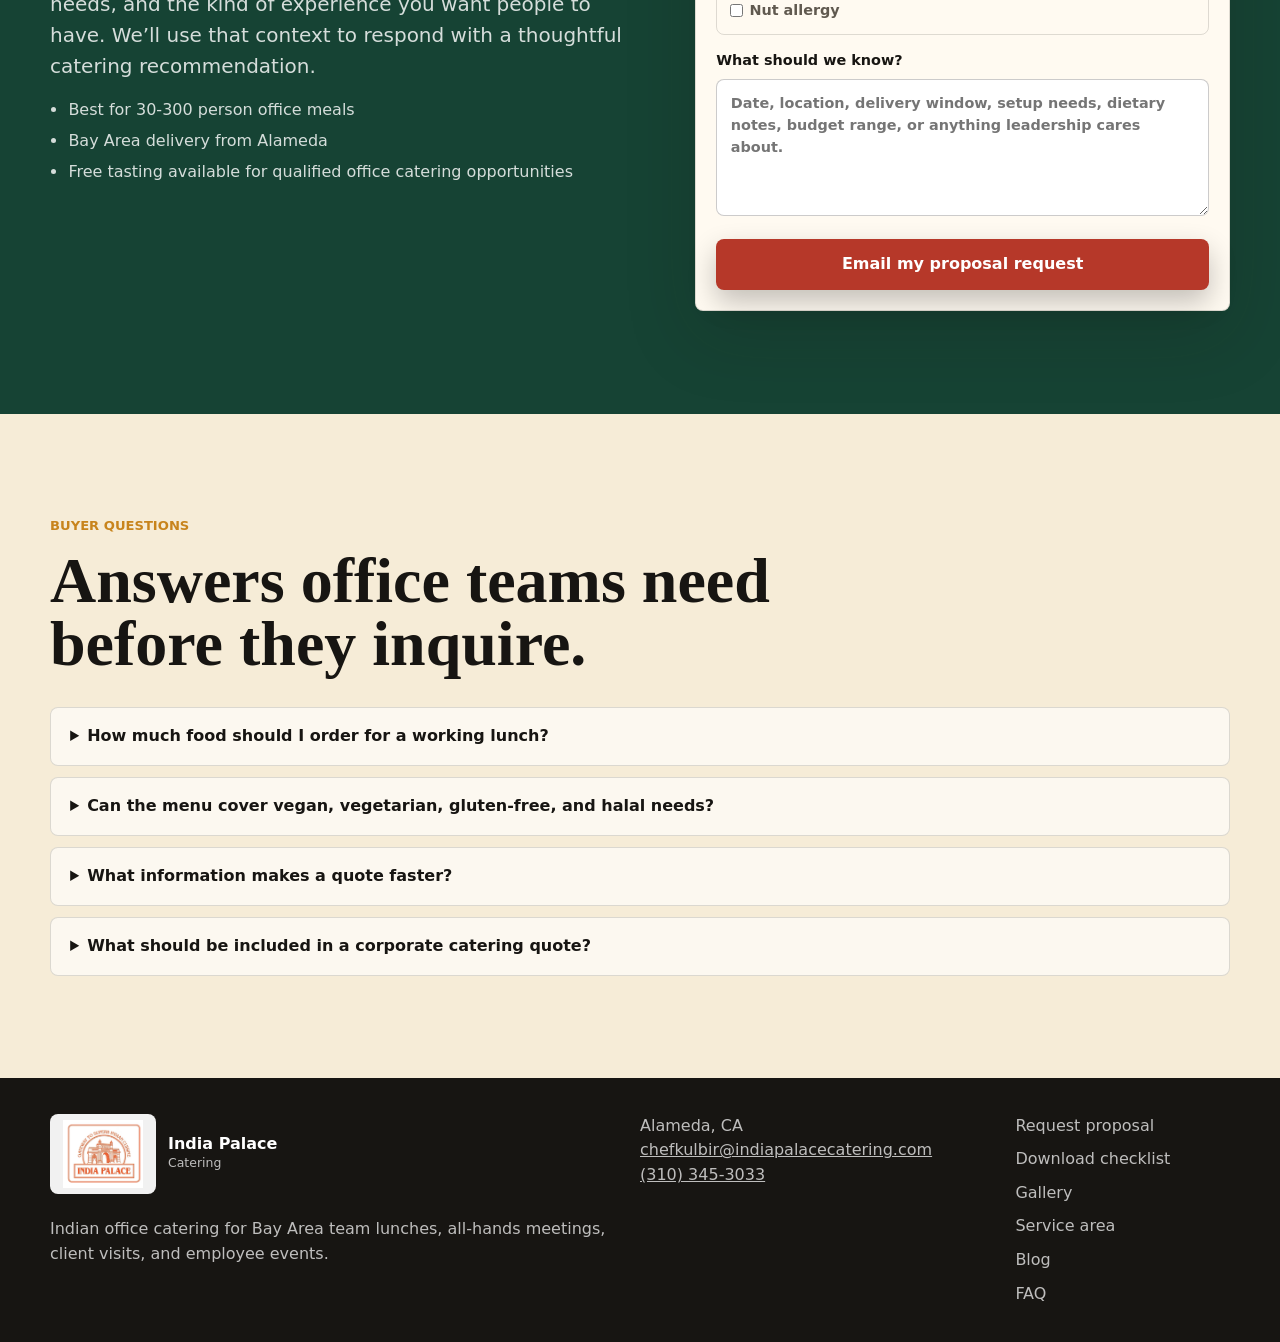
<file: india-palace-office-catering-site 9/index.html>
<!doctype html>
<html lang="en">
  <head>
    <meta charset="utf-8">
    <meta name="viewport" content="width=device-width, initial-scale=1">
    <title>Bay Area Office Catering | India Palace Catering</title>
    <meta name="description" content="India Palace Catering helps Bay Area office managers plan reliable Indian catering for team lunches, all-hands, client meetings, and employee events for 30-300 people. On-time delivery, dietary labels, setup, cleanup, and one accountable contact.">
    <meta name="robots" content="index, follow, max-image-preview:large">
    <link rel="canonical" href="https://indiapalacecatering.com/">
    <meta property="og:title" content="Office Catering That Tastes Great And Makes You Look Great Too">
    <meta property="og:description" content="Indian catering for Bay Area offices: team lunches, all-hands, client meetings, and employee events for 30-300 people.">
    <meta property="og:type" content="website">
    <meta property="og:url" content="https://indiapalacecatering.com/">
    <meta property="og:image" content="https://indiapalacecatering.com/assets/office-catering-hero.jpg">
    <meta name="twitter:card" content="summary_large_image">
    <link rel="preload" href="assets/office-catering-hero.jpg" as="image">
    <link rel="stylesheet" href="styles.css">
    <script type="application/ld+json">
      {
        "@context": "https://schema.org",
        "@graph": [
          {
            "@type": "WebSite",
            "@id": "https://indiapalacecatering.com/#website",
            "name": "India Palace Catering",
            "url": "https://indiapalacecatering.com/",
            "inLanguage": "en-US"
          },
          {
            "@type": "LocalBusiness",
            "@id": "https://indiapalacecatering.com/#business",
            "name": "India Palace Catering",
            "url": "https://indiapalacecatering.com/",
            "image": "https://indiapalacecatering.com/assets/office-catering-hero.jpg",
            "email": "chefkulbir@indiapalacecatering.com",
            "telephone": "+1-310-345-3033",
            "address": {
              "@type": "PostalAddress",
              "addressLocality": "Alameda",
              "addressRegion": "CA",
              "addressCountry": "US"
            },
            "areaServed": [
              "San Francisco Bay Area",
              "Silicon Valley",
              "Alameda",
              "Oakland",
              "San Francisco",
              "Berkeley",
              "San Jose",
              "Palo Alto",
              "Mountain View",
              "Sunnyvale"
            ],
            "priceRange": "$$",
            "servesCuisine": "Indian",
            "foundingDate": "1992",
            "description": "Bay Area Indian catering for office lunches, all-hands meetings, client meetings, employee events, and corporate celebrations.",
            "hasMenu": {
              "@type": "Menu",
              "name": "Office Catering Menu Paths",
              "hasMenuSection": [
                {
                  "@type": "MenuSection",
                  "name": "Team Lunch",
                  "description": "Reliable buffet-style lunch for small teams, interviews, trainings, and project milestones. Fits 30 to 60 people."
                },
                {
                  "@type": "MenuSection",
                  "name": "All-Hands Buffet",
                  "description": "A fuller spread for moments where attendance and executive visibility are higher. Fits 60 to 120 people."
                },
                {
                  "@type": "MenuSection",
                  "name": "Culture Lunch",
                  "description": "A celebratory Indian menu for heritage events, retention moments, and cross-office gatherings. Fits 120 to 300 people."
                }
              ]
            }
          },
          {
            "@type": "Service",
            "@id": "https://indiapalacecatering.com/#office-catering",
            "name": "Bay Area Office Catering",
            "provider": {
              "@id": "https://indiapalacecatering.com/#business"
            },
            "serviceType": "Corporate catering and office lunch catering",
            "areaServed": "San Francisco Bay Area",
            "audience": {
              "@type": "Audience",
              "audienceType": "Office managers, executive assistants, operations managers, employee experience managers, chiefs of staff, and HR teams"
            },
            "description": "Reliable Indian office catering for groups of 30 to 300 people with delivery, buffet setup, dietary labels, allergen-conscious planning, and cleanup support."
          },
          {
            "@type": "FAQPage",
            "@id": "https://indiapalacecatering.com/#faq",
            "mainEntity": [
              {
                "@type": "Question",
                "name": "How much notice do Bay Area offices need for catering?",
                "acceptedAnswer": {
                  "@type": "Answer",
                  "text": "Most office lunches should be planned at least 48 hours ahead when possible. India Palace Catering can also discuss urgent or last-minute requests depending on menu, headcount, and delivery location."
                }
              },
              {
                "@type": "Question",
                "name": "Can India Palace Catering handle vegan, vegetarian, gluten-free, and halal needs?",
                "acceptedAnswer": {
                  "@type": "Answer",
                  "text": "Yes. The menu can support common office dietary needs including vegan, vegetarian, gluten-free, and halal-friendly options. Dishes can be labeled so employees do not have to guess."
                }
              },
              {
                "@type": "Question",
                "name": "What office group sizes are a good fit?",
                "acceptedAnswer": {
                  "@type": "Answer",
                  "text": "The site is designed for office catering inquiries for roughly 30 to 300 people, including team lunches, all-hands meetings, client meetings, and employee celebrations."
                }
              },
              {
                "@type": "Question",
                "name": "Does India Palace Catering include setup and cleanup?",
                "acceptedAnswer": {
                  "@type": "Answer",
                  "text": "Setup, labeling, staffing, service style, and cleanup needs should be confirmed in the proposal. The inquiry form asks for those details so the quote reflects the real event requirements."
                }
              }
            ]
          }
        ]
      }
    </script>
  </head>
  <body>
    <a class="skip-link" href="#main">Skip to main content</a>
    <header class="site-header site-header--floating" aria-label="Primary navigation">
      <nav class="nav">
        <a class="brand" href="#" aria-label="India Palace Catering home">
          <img class="brand-logo" src="assets/india-palace-logo.png" alt="" aria-hidden="true">
          <span>
            <strong>India Palace</strong>
            <small>Bay Area Office Catering</small>
          </span>
        </a>
        <button class="nav-toggle" type="button" id="nav-toggle" aria-expanded="false" aria-controls="nav-links">
          <span class="nav-toggle-bar"></span>
          <span class="nav-toggle-bar"></span>
          <span class="nav-toggle-bar"></span>
          <span class="sr-only">Menu</span>
        </button>
        <div class="nav-links" id="nav-links" aria-label="Page sections">
          <a href="#proposal" data-nav-close>Free Tasting</a>
          <a href="tel:+13103453033" data-nav-close>Call For Quote</a>
          <a href="#gallery" data-nav-close>Gallery</a>
          <a href="#service-area" data-nav-close>Service Area</a>
        </div>
        <a class="nav-cta" href="#proposal">Get Proposal</a>
      </nav>
    </header>

    <main id="main">
      <section class="hero" aria-labelledby="hero-title">
        <div class="hero-media">
          <!-- SWAP-IN POINT: replace with new labeled food photography when ready -->
          <img src="assets/office-catering-hero.jpg" alt="Indian office catering buffet with labeled dietary cards in a modern Bay Area conference room">
        </div>
        <div class="hero-scrim" aria-hidden="true"></div>
        <div class="hero-content">
          <h1 id="hero-title">Office catering that tastes great and makes you look great too.</h1>
          <p class="hero-copy hero-copy--desktop">Delicious Indian food for team lunches, all-hands meals, client meetings, and employee events delivered on time, clearly labeled, and handled by one accountable point of contact.</p>
          <div class="hero-cta-group">
            <div class="hero-actions" aria-label="Primary actions">
              <a class="button button-secondary" href="#proposal">Request a Quote</a>
              <a class="button button-secondary" href="#proposal">Free Tasting</a>
              <a class="button button-secondary" href="tel:+13103453033">Call For Quote</a>
            </div>
            <div class="hero-reviews">
              <svg class="hero-reviews-google" xmlns="http://www.w3.org/2000/svg" viewBox="0 0 48 48" width="18" height="18" aria-hidden="true" focusable="false"><path fill="#FFC107" d="M43.611,20.083H42V20H24v8h11.303c-1.649,4.657-6.08,8-11.303,8c-6.627,0-12-5.373-12-12c0-6.627,5.373-12,12-12c3.059,0,5.842,1.154,7.961,3.039l5.657-5.657C34.046,6.053,29.268,4,24,4C12.955,4,4,12.955,4,24c0,11.045,8.955,20,20,20c11.045,0,20-8.955,20-20C44,22.659,43.862,21.35,43.611,20.083z"/><path fill="#FF3D00" d="M6.306,14.691l6.571,4.819C14.655,15.108,18.961,12,24,12c3.059,0,5.842,1.154,7.961,3.039l5.657-5.657C34.046,6.053,29.268,4,24,4C16.318,4,9.656,8.337,6.306,14.691z"/><path fill="#4CAF50" d="M24,44c5.166,0,9.86-1.977,13.409-5.192l-6.19-5.238C29.211,35.091,26.715,36,24,36c-5.202,0-9.619-3.317-11.283-7.946l-6.522,5.025C9.505,39.556,16.227,44,24,44z"/><path fill="#1976D2" d="M43.611,20.083H42V20H24v8h11.303c-0.792,2.237-2.231,4.166-4.087,5.571c0.001-0.001,0.002-0.001,0.003-0.002l6.19,5.238C36.971,39.205,44,34,44,24C44,22.659,43.862,21.35,43.611,20.083z"/></svg>
              <span class="hero-reviews-stars" aria-hidden="true">&#9733;&#9733;&#9733;&#9733;&#9733;</span>
              <span>5.0 &middot; 17 reviews</span>
            </div>
          </div>
        </div>
      </section>

      <p class="hero-copy hero-copy--mobile">Delicious Indian food for team lunches, all-hands meals, client meetings, and employee events delivered on time, clearly labeled, and handled by one accountable point of contact.</p>

      <section class="section trust-band" aria-label="Audience fit">
        <div class="section-inner trust-grid">
          <p>For office managers, EAs, People Ops, employee experience teams, chiefs of staff, and HR leaders planning food people will actually enjoy.</p>
          <ul aria-label="Common office catering occasions">
            <li>Team lunches</li>
            <li>All-hands meetings</li>
            <li>Client visits</li>
            <li>Milestone celebrations</li>
            <li>Recurring office meals</li>
          </ul>
        </div>
      </section>

      <section class="section culture-section" aria-labelledby="culture-title">
        <div class="section-inner media-split reverse">
          <figure>
            <img src="assets/team-lunch.jpg" alt="Office employees serving themselves Indian lunch from a catered buffet in a bright break room">
            <figcaption>Thoughtful office meals help people feel taken care of.</figcaption>
          </figure>
          <div>
            <p class="eyebrow">For People Ops and office leaders</p>
            <h2 id="culture-title">Lunch should help the room feel taken care of.</h2>
            <p class="lead">For an office meal, the food has to satisfy different diets, different spice comfort levels, and different expectations without making the organizer manage every bite.</p>
            <div class="quote-panel">
              <blockquote>
                <p>&ldquo;The food should be the least stressful part of your day. It should be your favorite.&rdquo;</p>
                <footer>&mdash;<cite>Chef Kulbir Singh</cite></footer>
              </blockquote>
            </div>
          </div>
        </div>
      </section>

      <section id="office-catering" class="section problem-section" aria-labelledby="problem-title">
        <div class="section-inner split">
          <div>
            <p class="eyebrow">The real job is not just lunch</p>
            <h2 id="problem-title">You are buying professional safety.</h2>
            <p class="lead">A good office lunch should not turn into a Slack thread, a missing-label panic, or a story leadership remembers for the wrong reason.</p>
            <p>India Palace Catering is designed around the details most caterers treat as afterthoughts: accurate headcount, written delivery instructions, dietary labels, enough food, buffet flow, setup, cleanup, and fast communication when something changes.</p>
          </div>
          <div class="risk-list" aria-label="Office catering risks India Palace helps prevent">
            <article>
              <span>01</span>
              <h3>Late or confusing delivery</h3>
              <p>Confirm timing, entrance, floor, loading, contact, and setup before the meal matters.</p>
            </article>
            <article>
              <span>02</span>
              <h3>Dietary uncertainty</h3>
              <p>Clearly labeled dishes help vegan, vegetarian, gluten-free, and halal-conscious employees eat without guessing.</p>
            </article>
            <article>
              <span>03</span>
              <h3>Short orders and awkward leftovers</h3>
              <p>Plan the right buffer for working lunches, cultural celebrations, and mandatory meetings.</p>
            </article>
          </div>
        </div>
      </section>

      <section class="section operations-section" aria-labelledby="operations-title">
        <div class="section-inner media-split">
          <figure>
            <img src="assets/dietary-labels.jpg" alt="Close-up of labeled Indian catering dishes showing dietary cards for office guests">
            <figcaption>Dietary labels are a trust signal for the person who booked the lunch.</figcaption>
          </figure>
          <div>
            <p class="eyebrow">What our team handles</p>
            <h2 id="operations-title">The small details are the conversion promise.</h2>
            <div class="feature-grid">
              <article>
                <h3>One contact</h3>
                <p>A real person responsible for the order, not a support queue.</p>
              </article>
              <article>
                <h3>Written plan</h3>
                <p>Headcount, address, floor, room, delivery window, dietary notes, and setup expectations.</p>
              </article>
              <article>
                <h3>Office-ready buffet</h3>
                <p>Serving utensils, labels, traffic flow, portions, and the practical details that keep lunch calm.</p>
              </article>
              <article>
                <h3>Flexible menus</h3>
                <p>Indian dishes that can cover mixed teams without creating four separate ordering puzzles.</p>
              </article>
            </div>
          </div>
        </div>
      </section>

      <section id="menus" class="section menus-section" aria-labelledby="menus-title">
        <div class="section-inner">
          <div class="section-heading">
            <p class="eyebrow">Menu paths</p>
            <h2 id="menus-title">Built for Bay Area office lunches and special work events.</h2>
          </div>
          <div class="menu-grid">
            <article class="menu-card">
              <p class="card-kicker">30-60 people</p>
              <h3>Team Lunch</h3>
              <p>Reliable buffet-style lunch for small teams, interviews, trainings, and project milestones.</p>
              <ul>
                <li>Two mains plus vegetarian option</li>
                <li>Rice, naan, salad, chutneys</li>
                <li>Dietary labels included</li>
              </ul>
            </article>
            <article class="menu-card emphasized">
              <p class="card-kicker">60-120 people</p>
              <h3>All-Hands Buffet</h3>
              <p>A fuller spread for moments where attendance and executive visibility are higher.</p>
              <ul>
                <li>Multiple proteins and vegetarian dishes</li>
                <li>Vegan and gluten-free planning</li>
                <li>Setup guidance for room flow</li>
              </ul>
            </article>
            <article class="menu-card">
              <p class="card-kicker">120-300 people</p>
              <h3>Culture Lunch</h3>
              <p>A celebratory Indian menu for heritage events, retention moments, and cross-office gatherings.</p>
              <ul>
                <li>Biryani, curries, chaat-style options</li>
                <li>Dessert and beverage add-ons</li>
                <li>Staffing available by request</li>
              </ul>
            </article>
          </div>
        </div>
      </section>

      <section id="gallery" class="section gallery-section" aria-labelledby="gallery-title">
        <div class="section-inner">
          <div class="section-heading">
            <p class="eyebrow">Food gallery</p>
            <h2 id="gallery-title">The Office Experience Begins At The Table.</h2>
          </div>
          <!-- SWAP-IN POINT: add more <figure> tiles below as new photography arrives -->
          <div class="gallery-grid">
            <figure class="gallery-item gallery-item-wide">
              <img src="assets/gallery-mixed-curries.jpg" alt="Assorted Indian curries, saffron rice, and raita served in steel catering bowls" loading="lazy">
            </figure>
            <figure class="gallery-item">
              <img src="assets/gallery-naan.jpg" alt="Fresh naan bread sliced and served in a chafing dish with tongs" loading="lazy">
            </figure>
            <figure class="gallery-item">
              <img src="assets/gallery-chicken-curry.jpg" alt="Creamy chicken curry in a rich orange sauce" loading="lazy">
            </figure>
          </div>
        </div>
      </section>

      <section id="checklist" class="section checklist-section" aria-labelledby="checklist-title">
        <div class="section-inner checklist-grid">
          <div>
            <p class="eyebrow">Business Catering Checklist</p>
            <h2 id="checklist-title">Download the Bay Area Office Manager’s Corporate Catering Checklist.</h2>
            <p class="lead">Use it to plan any office lunch without late food, missing labels, wrong headcount, cold trays, or surprise invoices.</p>
            <form class="download-form" id="download-form" action="/api/checklist-lead" method="post">
              <label for="download-email">Work email</label>
              <div class="inline-form">
                <input id="download-email" name="email" type="email" autocomplete="email" placeholder="name@company.com" required>
                <button class="button button-primary" type="submit">Get checklist</button>
              </div>
              <p class="form-status" id="download-status" role="status" aria-live="polite"></p>
              <p class="form-note">The PDF opens instantly.</p>
            </form>
          </div>
          <a class="checklist-preview" href="downloads/india-palace-corporate-catering-checklist.pdf" aria-label="Open corporate catering checklist PDF">
            <img src="assets/checklist-cover.png" alt="Cover page for the India Palace Corporate Catering Checklist">
          </a>
        </div>
      </section>

      <section id="service-area" class="section service-area-section" aria-labelledby="service-area-title">
        <div class="section-inner">
          <div class="section-heading">
            <p class="eyebrow">Delivery footprint</p>
            <h2 id="service-area-title">Serving Bay Area offices from Alameda.</h2>
            <p class="lead">If your office sits in or near one of these cities, we can typically deliver. Not seeing yours? Ask anyway &mdash; we cover additional locations by request.</p>
          </div>
          <ul class="service-area-list" aria-label="Cities served">
            <li>San Francisco</li>
            <li>Oakland</li>
            <li>Alameda</li>
            <li>Berkeley</li>
            <li>San Jose</li>
            <li>Palo Alto</li>
            <li>Mountain View</li>
            <li>Sunnyvale</li>
            <li>Silicon Valley</li>
          </ul>
        </div>
      </section>

      <section id="proposal" class="section proposal-section" aria-labelledby="proposal-title">
        <div class="section-inner proposal-grid">
          <div>
            <p class="eyebrow">Request for proposal</p>
            <h2 id="proposal-title">Tell us what lunch needs to accomplish.</h2>
            <p class="lead">Share the details that matter most to your team, from guest count and timing to dietary preferences, setup needs, and the kind of experience you want people to have. We’ll use that context to respond with a thoughtful catering recommendation.</p>
            <ul class="proposal-points">
              <li>Best for 30-300 person office meals</li>
              <li>Bay Area delivery from Alameda</li>
              <li>Free tasting available for qualified office catering opportunities</li>
            </ul>
          </div>
          <form class="proposal-form" id="proposal-form">
            <div class="field-pair">
              <label for="name">Name<input id="name" name="name" autocomplete="name" required></label>
              <label for="email">Work email<input id="email" name="email" type="email" autocomplete="email" required></label>
            </div>
            <div class="field-pair">
              <label for="company">Company<input id="company" name="company" autocomplete="organization"></label>
              <label for="phone">Phone<input id="phone" name="phone" type="tel" autocomplete="tel"></label>
            </div>
            <div class="field-pair">
              <label for="headcount">Estimated headcount
                <select id="headcount" name="headcount" required>
                  <option value="">Select one</option>
                  <option>30-50</option>
                  <option>50-75</option>
                  <option>75-100</option>
                  <option>100-150</option>
                  <option>150-200</option>
                  <option>200-300</option>
                  <option>300+</option>
                </select>
              </label>
              <label for="event-type">Event type
                <select id="event-type" name="event_type" required>
                  <option value="">Select one</option>
                  <option>Team lunch</option>
                  <option>All-hands meeting</option>
                  <option>Client meeting</option>
                  <option>Employee celebration</option>
                  <option>Recurring office lunch</option>
                  <option>Other office event</option>
                </select>
              </label>
            </div>
            <fieldset>
              <legend>Dietary needs</legend>
              <label><input type="checkbox" name="dietary" value="Vegan"> Vegan</label>
              <label><input type="checkbox" name="dietary" value="Vegetarian"> Vegetarian</label>
              <label><input type="checkbox" name="dietary" value="Gluten-free"> Gluten-free</label>
              <label><input type="checkbox" name="dietary" value="Halal"> Halal</label>
              <label><input type="checkbox" name="dietary" value="Nut allergy"> Nut allergy</label>
            </fieldset>
            <label for="details">What should we know?
              <textarea id="details" name="details" rows="5" placeholder="Date, location, delivery window, setup needs, dietary notes, budget range, or anything leadership cares about."></textarea>
            </label>
            <button class="button button-primary full-width" type="submit">Email my proposal request</button>
          </form>
        </div>
      </section>

      <section id="faq" class="section faq-section" aria-labelledby="faq-title">
        <div class="section-inner">
          <div class="section-heading">
            <p class="eyebrow">Buyer questions</p>
            <h2 id="faq-title">Answers office teams need before they inquire.</h2>
          </div>
          <div class="faq-list">
            <details>
              <summary>How much food should I order for a working lunch?</summary>
              <p>For a desk or meeting-room lunch, plan around 85% of confirmed headcount plus a 10% buffer. For an all-hands or mandatory meeting, order for the full headcount.</p>
            </details>
            <details>
              <summary>Can the menu cover vegan, vegetarian, gluten-free, and halal needs?</summary>
              <p>Yes. Indian menus are especially flexible for mixed office teams because vegetarian, vegan, lentil, rice, and halal-friendly options can live naturally in the same buffet.</p>
            </details>
            <details>
              <summary>What information makes a quote faster?</summary>
              <p>Headcount, date, delivery address, floor or room, delivery window, event type, dietary restrictions, setup expectations, cleanup needs, and whether leadership or clients will attend.</p>
            </details>
            <details>
              <summary>What should be included in a corporate catering quote?</summary>
              <p>Ask for food cost, delivery, setup, equipment, service staff, cleanup, gratuity, dietary labeling, and any additional fees. A clear quote prevents surprise invoices.</p>
            </details>
          </div>
        </div>
      </section>
    </main>

    <footer class="footer">
      <div class="section-inner footer-grid">
        <div>
          <a class="brand footer-brand" href="#" aria-label="India Palace Catering home">
            <img class="brand-logo" src="assets/india-palace-logo.png" alt="" aria-hidden="true">
            <span>
              <strong>India Palace</strong>
              <small>Catering</small>
            </span>
          </a>
          <p>Indian office catering for Bay Area team lunches, all-hands meetings, client visits, and employee events.</p>
        </div>
        <address>
          Alameda, CA<br>
          <a href="mailto:chefkulbir@indiapalacecatering.com">chefkulbir@indiapalacecatering.com</a><br>
          <a href="tel:+13103453033">(310) 345-3033</a>
        </address>
        <div class="footer-links">
          <a href="#proposal">Request proposal</a>
          <a href="downloads/india-palace-corporate-catering-checklist.pdf">Download checklist</a>
          <a href="#gallery">Gallery</a>
          <a href="#service-area">Service area</a>
          <a href="blog/">Blog</a>
          <a href="#faq">FAQ</a>
        </div>
      </div>
    </footer>
    <script src="script.js"></script>
  </body>
</html>
</file>
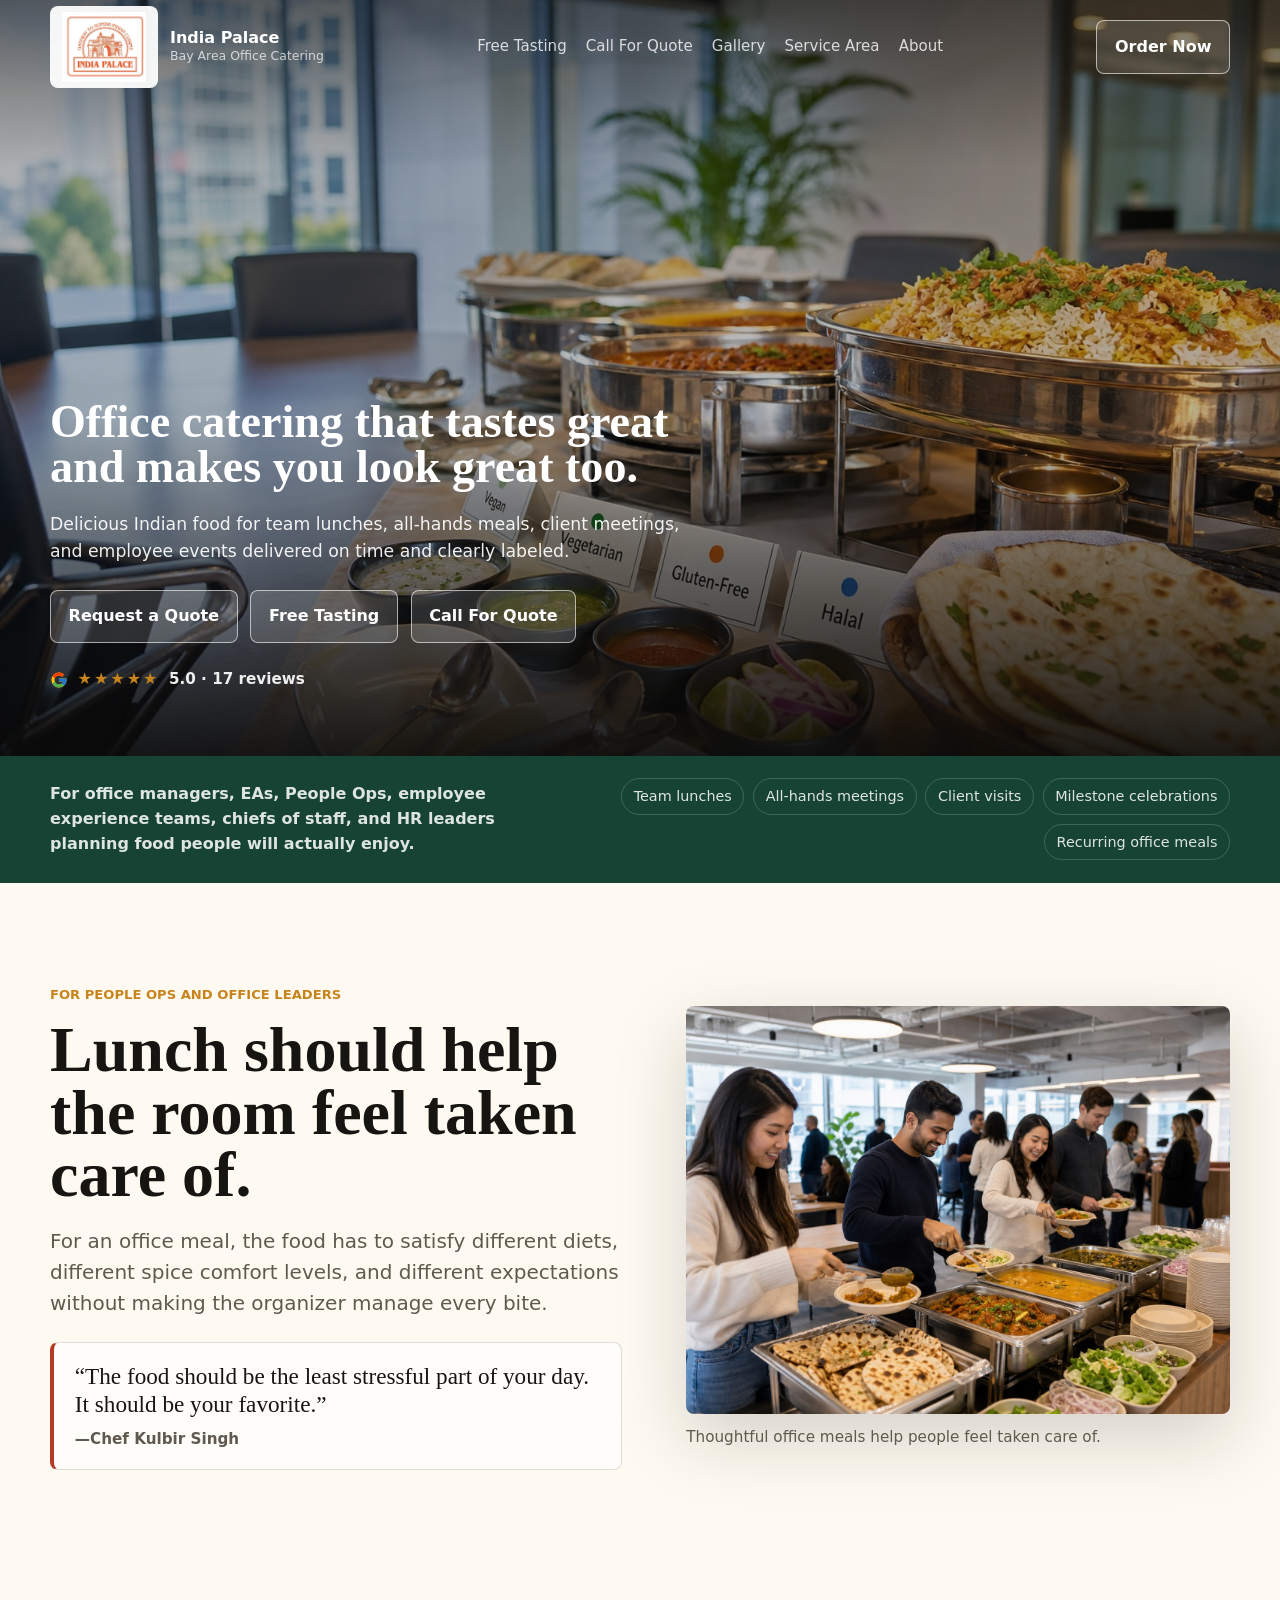
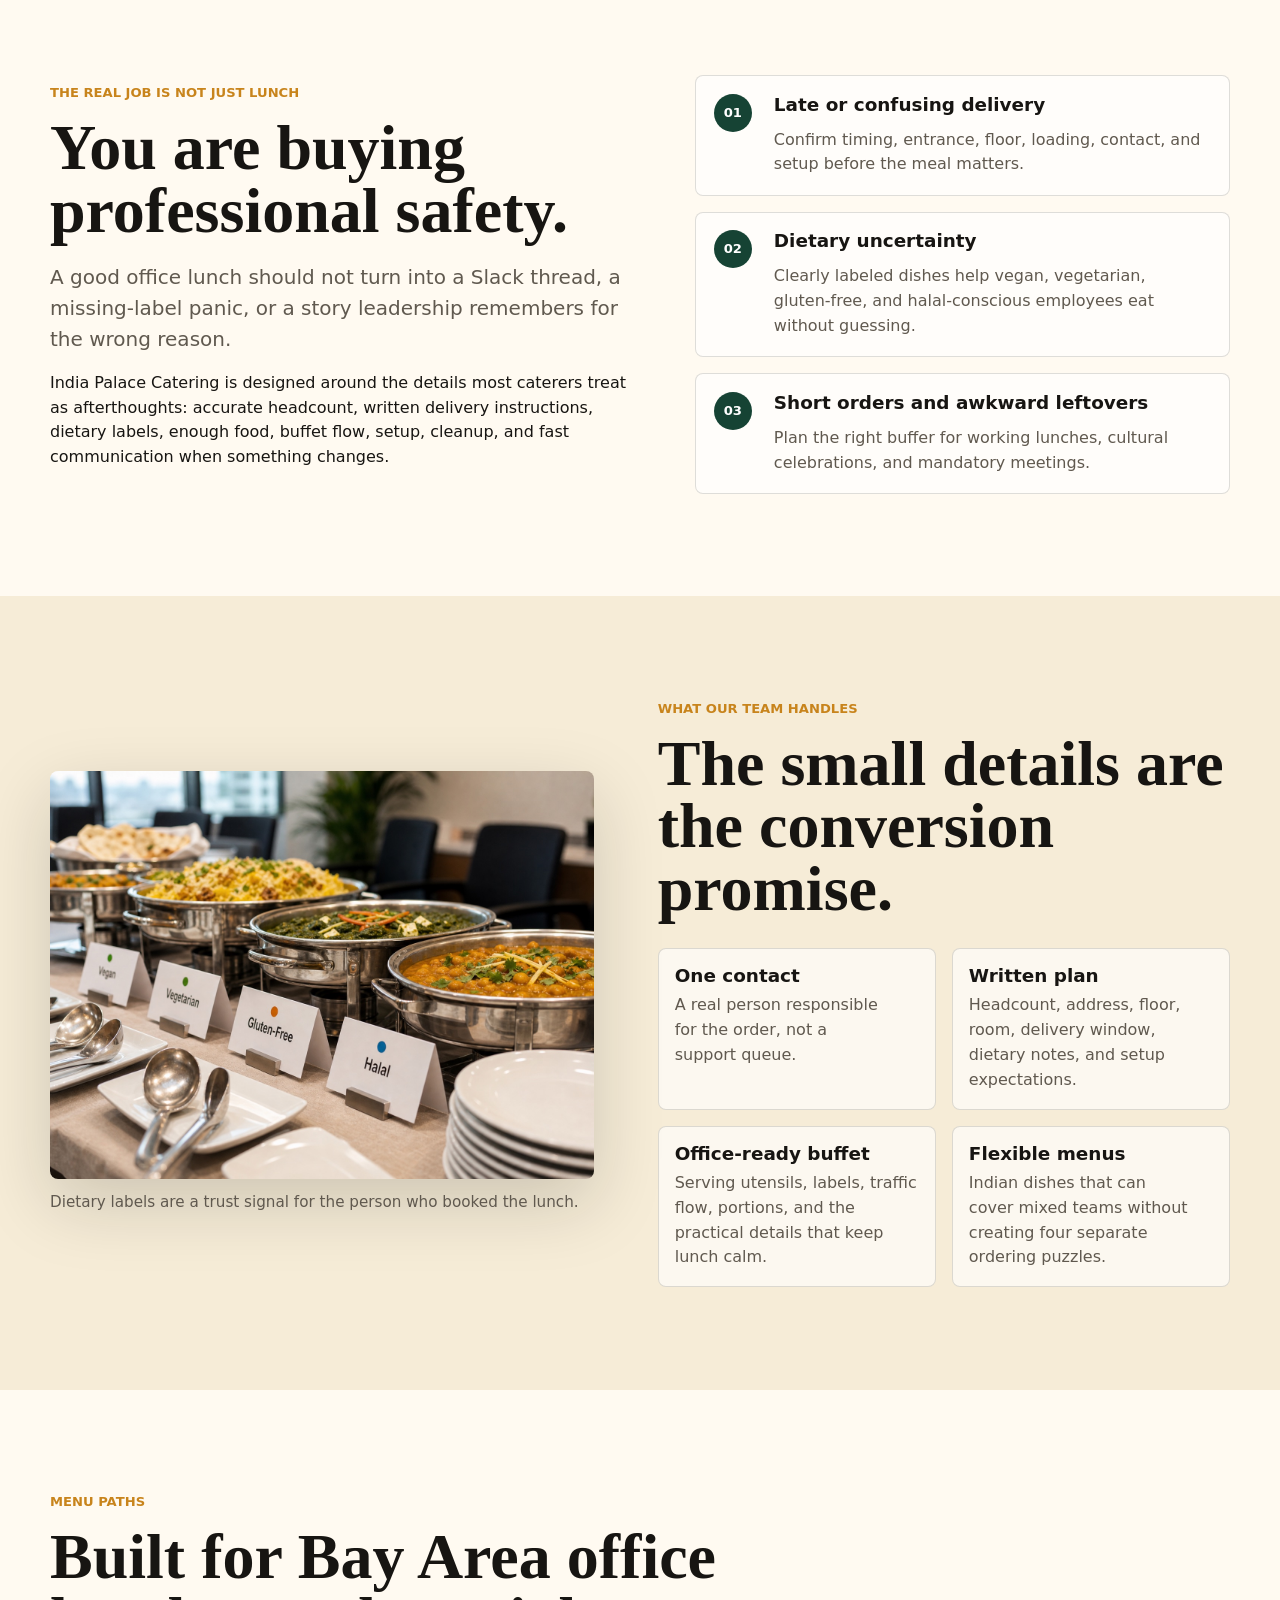
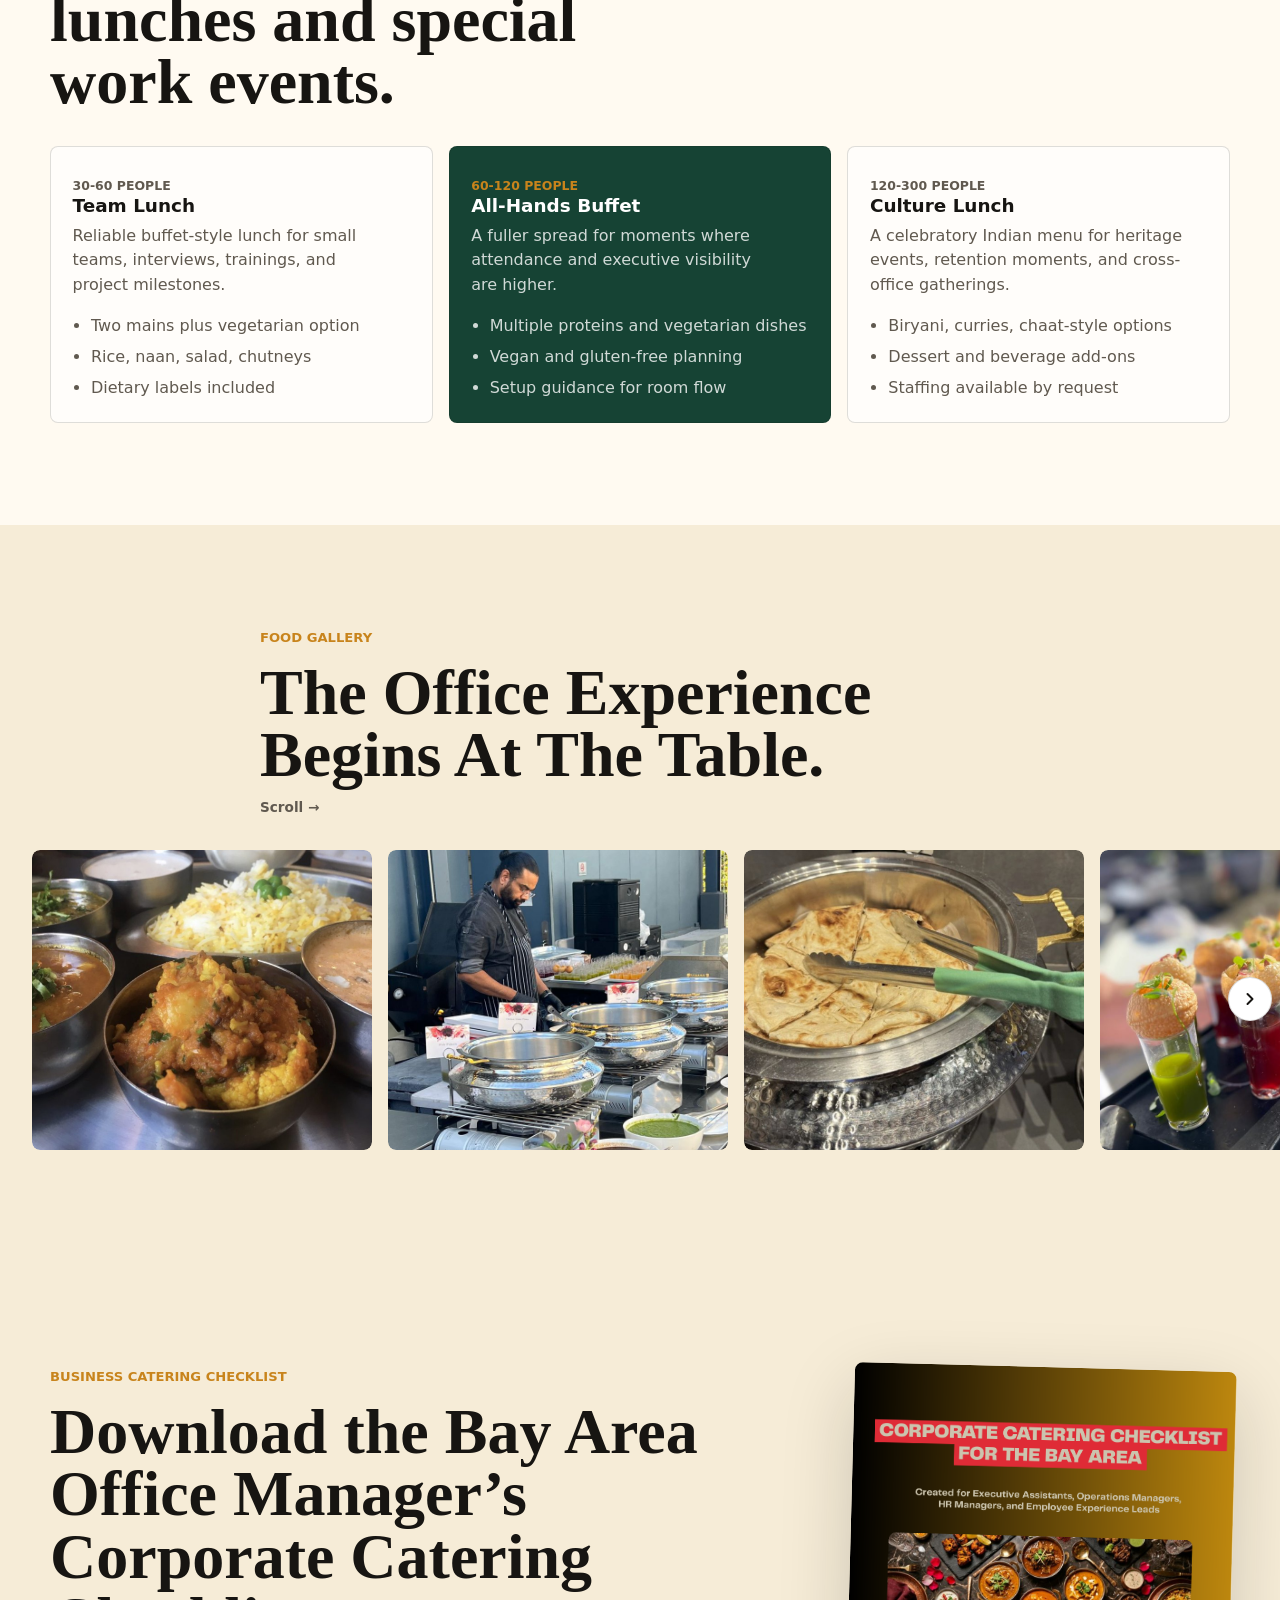
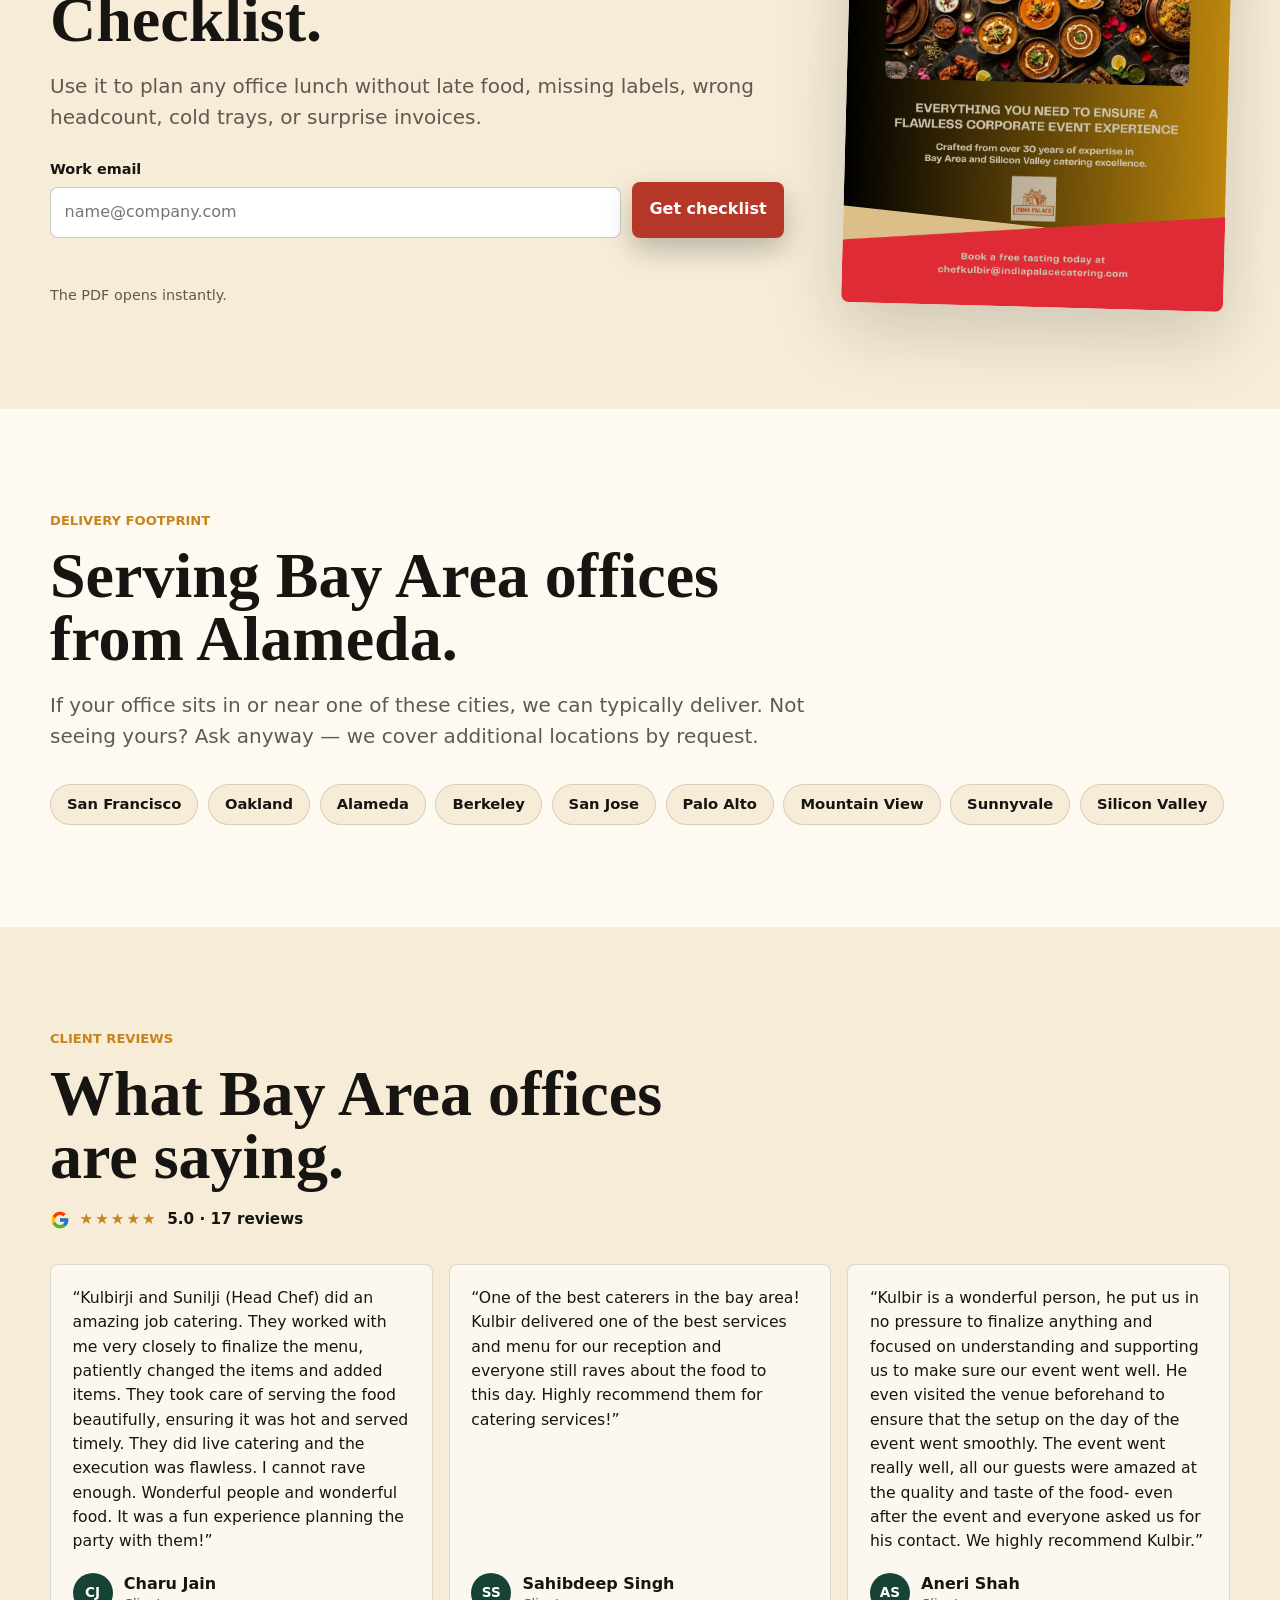
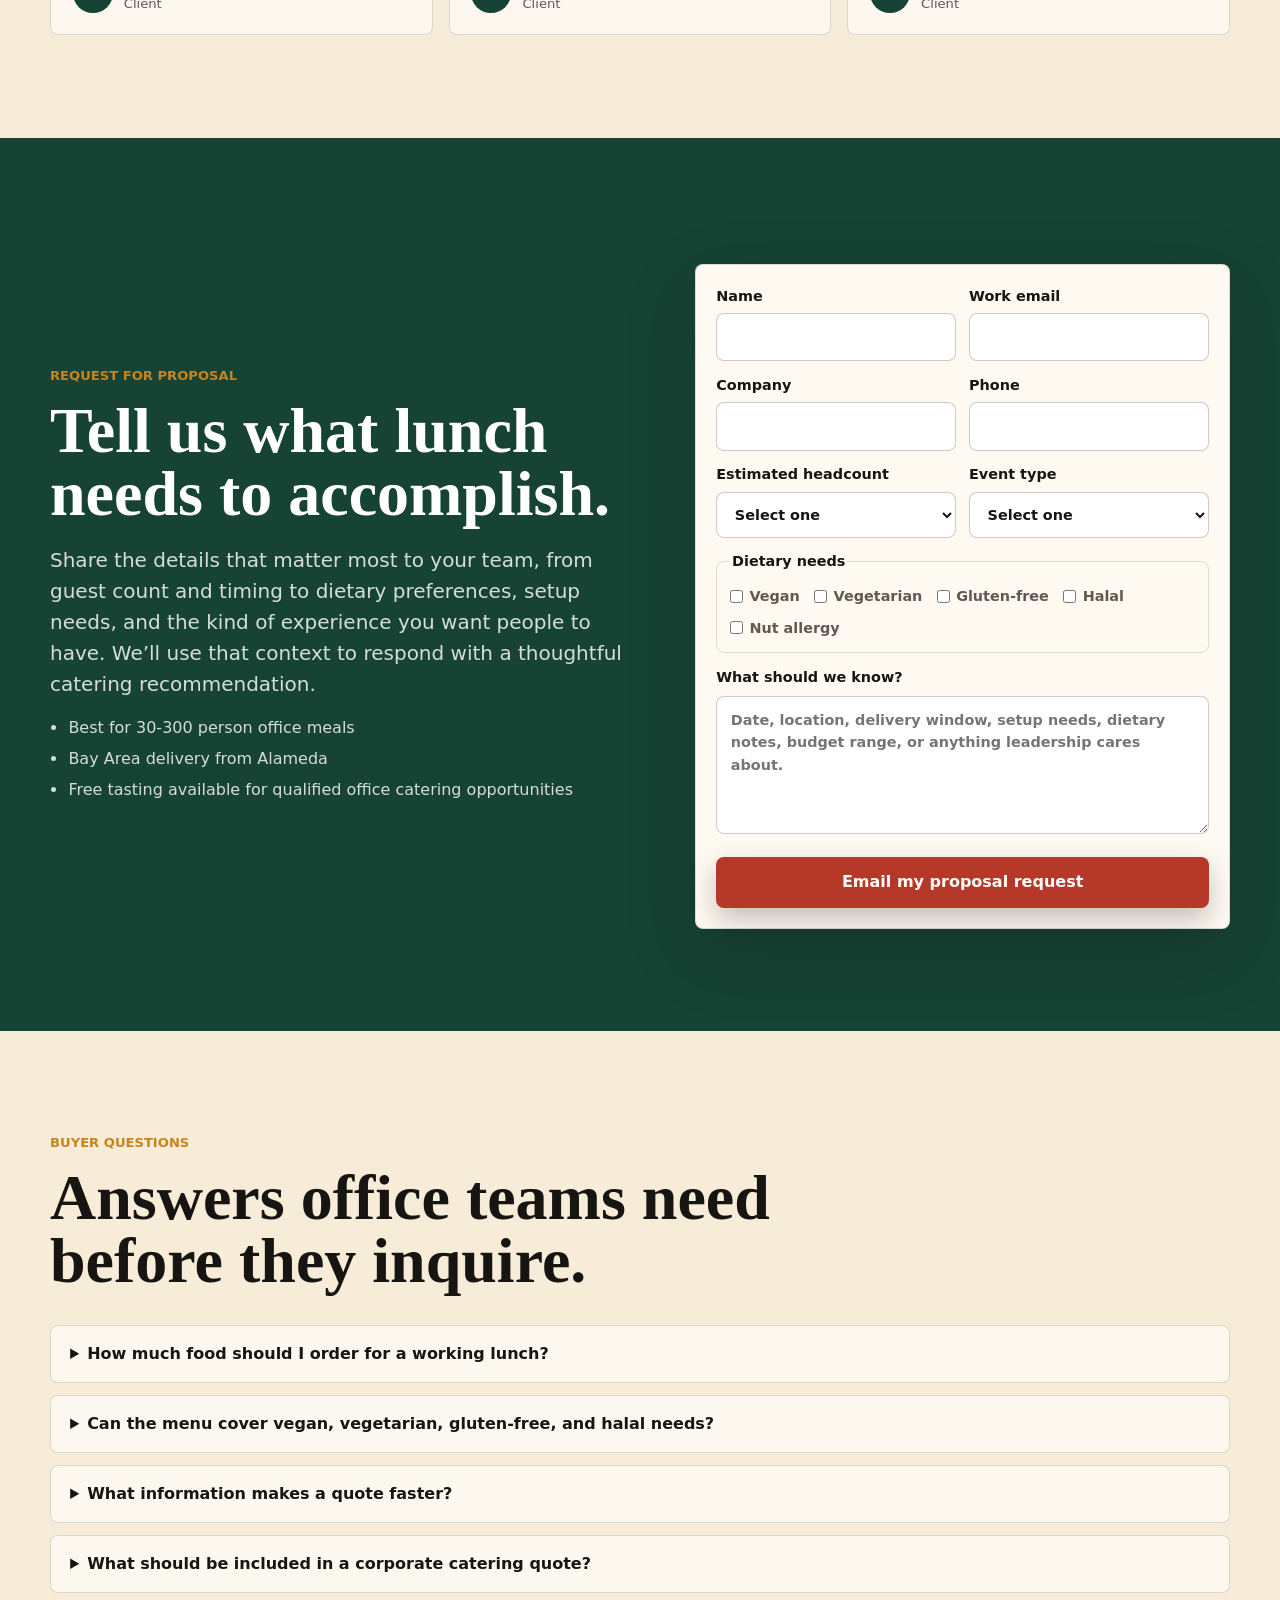
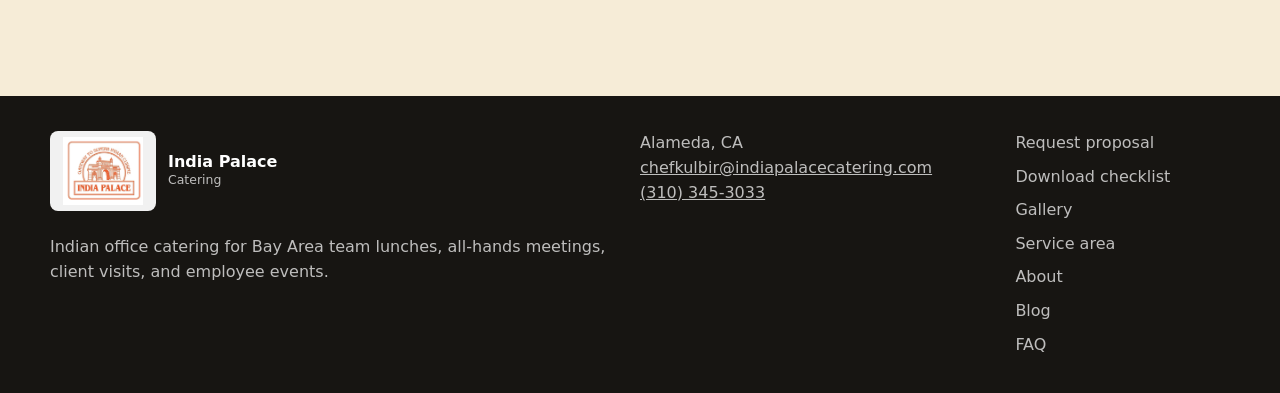
<file: office-catering/index.html>
<!doctype html>
<html lang="en">
  <head>
    <meta charset="utf-8">
    <base href="../">
    <meta name="viewport" content="width=device-width, initial-scale=1">
    <link rel="icon" href="favicon.ico" sizes="any">
    <link rel="icon" type="image/png" href="assets/favicon-32.png" sizes="32x32">
    <link rel="icon" type="image/png" href="assets/favicon-16.png" sizes="16x16">
    <link rel="apple-touch-icon" href="assets/apple-touch-icon.png">
    <title>Bay Area Office Catering | India Palace Catering</title>
    <meta name="description" content="India Palace Catering helps Bay Area office managers plan reliable Indian catering for team lunches, all-hands, client meetings, and employee events for 30-300 people. On-time delivery, dietary labels, setup, cleanup, and one accountable contact.">
    <meta name="robots" content="index, follow, max-image-preview:large">
    <link rel="canonical" href="https://indiapalacecatering.com/">
    <meta property="og:title" content="Office Catering That Tastes Great And Makes You Look Great Too">
    <meta property="og:description" content="Indian catering for Bay Area offices: team lunches, all-hands, client meetings, and employee events for 30-300 people.">
    <meta property="og:type" content="website">
    <meta property="og:url" content="https://indiapalacecatering.com/">
    <meta property="og:image" content="https://indiapalacecatering.com/assets/office-catering-hero.jpg">
    <meta property="og:image:width" content="1672">
    <meta property="og:image:height" content="941">
    <meta property="og:locale" content="en_US">
    <meta name="twitter:card" content="summary_large_image">
    <link rel="preload" href="assets/office-catering-hero.jpg" as="image">
    <link rel="stylesheet" href="styles.css">
    <script type="application/ld+json">
      {
        "@context": "https://schema.org",
        "@graph": [
          {
            "@type": "WebSite",
            "@id": "https://indiapalacecatering.com/#website",
            "name": "India Palace Catering",
            "url": "https://indiapalacecatering.com/",
            "inLanguage": "en-US"
          },
          {
            "@type": "LocalBusiness",
            "@id": "https://indiapalacecatering.com/#business",
            "name": "India Palace Catering",
            "url": "https://indiapalacecatering.com/",
            "image": "https://indiapalacecatering.com/assets/office-catering-hero.jpg",
            "logo": "https://indiapalacecatering.com/assets/favicon-512.png",
            "email": "chefkulbir@indiapalacecatering.com",
            "telephone": "+1-310-345-3033",
            "founder": {
              "@id": "https://indiapalacecatering.com/about/#kulbir"
            },
            "address": {
              "@type": "PostalAddress",
              "addressLocality": "Alameda",
              "addressRegion": "CA",
              "addressCountry": "US"
            },
            "areaServed": [
              "San Francisco Bay Area",
              "Silicon Valley",
              "Alameda",
              "Oakland",
              "San Francisco",
              "Berkeley",
              "San Jose",
              "Palo Alto",
              "Mountain View",
              "Sunnyvale"
            ],
            "priceRange": "$$",
            "servesCuisine": "Indian",
            "foundingDate": "1992",
            "description": "Bay Area Indian catering for office lunches, all-hands meetings, client meetings, employee events, and corporate celebrations.",
            "aggregateRating": {
              "@type": "AggregateRating",
              "ratingValue": "5.0",
              "bestRating": "5",
              "reviewCount": "17"
            },
            "review": [
              {
                "@type": "Review",
                "author": {
                  "@type": "Person",
                  "name": "Charu Jain"
                },
                "reviewRating": {
                  "@type": "Rating",
                  "ratingValue": "5",
                  "bestRating": "5"
                },
                "reviewBody": "Kulbirji and Sunilji (Head Chef) did an amazing job catering. They worked with me very closely to finalize the menu, patiently changed the items and added items. They took care of serving the food beautifully, ensuring it was hot and served timely. They did live catering and the execution was flawless. I cannot rave enough. Wonderful people and wonderful food. It was a fun experience planning the party with them!"
              },
              {
                "@type": "Review",
                "author": {
                  "@type": "Person",
                  "name": "Sahibdeep Singh"
                },
                "reviewRating": {
                  "@type": "Rating",
                  "ratingValue": "5",
                  "bestRating": "5"
                },
                "reviewBody": "One of the best caterers in the bay area! Kulbir delivered one of the best services and menu for our reception and everyone still raves about the food to this day. Highly recommend them for catering services!"
              },
              {
                "@type": "Review",
                "author": {
                  "@type": "Person",
                  "name": "Aneri Shah"
                },
                "reviewRating": {
                  "@type": "Rating",
                  "ratingValue": "5",
                  "bestRating": "5"
                },
                "reviewBody": "Kulbir is a wonderful person, he put us in no pressure to finalize anything and focused on understanding and supporting us to make sure our event went well. He even visited the venue beforehand to ensure that the setup on the day of the event went smoothly. The event went really well, all our guests were amazed at the quality and taste of the food- even after the event and everyone asked us for his contact. We highly recommend Kulbir."
              }
            ],
            "hasMenu": {
              "@type": "Menu",
              "name": "Office Catering Menu Paths",
              "hasMenuSection": [
                {
                  "@type": "MenuSection",
                  "name": "Team Lunch",
                  "description": "Reliable buffet-style lunch for small teams, interviews, trainings, and project milestones. Fits 30 to 60 people."
                },
                {
                  "@type": "MenuSection",
                  "name": "All-Hands Buffet",
                  "description": "A fuller spread for moments where attendance and executive visibility are higher. Fits 60 to 120 people."
                },
                {
                  "@type": "MenuSection",
                  "name": "Culture Lunch",
                  "description": "A celebratory Indian menu for heritage events, retention moments, and cross-office gatherings. Fits 120 to 300 people."
                }
              ]
            }
          },
          {
            "@type": "Person",
            "@id": "https://indiapalacecatering.com/about/#kulbir",
            "name": "Kulbir Singh",
            "jobTitle": "Owner",
            "worksFor": {
              "@id": "https://indiapalacecatering.com/#business"
            },
            "description": "Kulbir Singh runs India Palace Catering personally, working directly with clients on every menu and event. The recipes at the heart of the menu came from his father, who brought them from India to the family's restaurant in Alameda.",
            "url": "https://indiapalacecatering.com/about/"
          },
          {
            "@type": "Service",
            "@id": "https://indiapalacecatering.com/#office-catering",
            "name": "Bay Area Office Catering",
            "provider": {
              "@id": "https://indiapalacecatering.com/#business"
            },
            "serviceType": "Corporate catering and office lunch catering",
            "areaServed": "San Francisco Bay Area",
            "audience": {
              "@type": "Audience",
              "audienceType": "Office managers, executive assistants, operations managers, employee experience managers, chiefs of staff, and HR teams"
            },
            "description": "Reliable Indian office catering for groups of 30 to 300 people with delivery, buffet setup, dietary labels, allergen-conscious planning, and cleanup support."
          },
          {
            "@type": "FAQPage",
            "@id": "https://indiapalacecatering.com/#faq",
            "mainEntity": [
              {
                "@type": "Question",
                "name": "How much notice do Bay Area offices need for catering?",
                "acceptedAnswer": {
                  "@type": "Answer",
                  "text": "Most office lunches should be planned at least 48 hours ahead when possible. India Palace Catering can also discuss urgent or last-minute requests depending on menu, headcount, and delivery location."
                }
              },
              {
                "@type": "Question",
                "name": "Can India Palace Catering handle vegan, vegetarian, gluten-free, and halal needs?",
                "acceptedAnswer": {
                  "@type": "Answer",
                  "text": "Yes. The menu can support common office dietary needs including vegan, vegetarian, gluten-free, and halal-friendly options. Dishes can be labeled so employees do not have to guess."
                }
              },
              {
                "@type": "Question",
                "name": "What office group sizes are a good fit?",
                "acceptedAnswer": {
                  "@type": "Answer",
                  "text": "The site is designed for office catering inquiries for roughly 30 to 300 people, including team lunches, all-hands meetings, client meetings, and employee celebrations."
                }
              },
              {
                "@type": "Question",
                "name": "Does India Palace Catering include setup and cleanup?",
                "acceptedAnswer": {
                  "@type": "Answer",
                  "text": "Setup, labeling, staffing, service style, and cleanup needs should be confirmed in the proposal. The inquiry form asks for those details so the quote reflects the real event requirements."
                }
              }
            ]
          }
        ]
      }
    </script>
  </head>
  <body>
    <a class="skip-link" href="#main">Skip to main content</a>
    <header class="site-header site-header--floating" aria-label="Primary navigation">
      <nav class="nav">
        <a class="brand" href="#" aria-label="India Palace Catering home">
          <img class="brand-logo" src="assets/india-palace-logo.png" alt="" aria-hidden="true">
          <span>
            <strong>India Palace</strong>
            <small>Bay Area Office Catering</small>
          </span>
        </a>
        <button class="nav-toggle" type="button" id="nav-toggle" aria-expanded="false" aria-controls="nav-links">
          <span class="nav-toggle-bar"></span>
          <span class="nav-toggle-bar"></span>
          <span class="nav-toggle-bar"></span>
          <span class="sr-only">Menu</span>
        </button>
        <div class="nav-links" id="nav-links" aria-label="Page sections">
          <a href="#proposal" data-tasting-trigger data-nav-close>Free Tasting</a>
          <a href="tel:+13103453033" data-nav-close>Call For Quote</a>
          <a href="#gallery" data-nav-close>Gallery</a>
          <a href="#service-area" data-nav-close>Service Area</a>
          <a href="about/" data-nav-close>About</a>
        </div>
        <a class="nav-cta" href="#proposal">Order Now</a>
      </nav>
    </header>

    <main id="main">
      <section class="hero" aria-labelledby="hero-title">
        <div class="hero-media">
          <!-- SWAP-IN POINT: replace with new labeled food photography when ready -->
          <img src="assets/office-catering-hero.jpg" alt="Indian office catering buffet with labeled dietary cards in a modern Bay Area conference room">
        </div>
        <div class="hero-scrim" aria-hidden="true"></div>
        <div class="hero-content">
          <h1 id="hero-title">Office catering that tastes great and makes you look great too.</h1>
          <p class="hero-copy hero-copy--desktop">Delicious Indian food for team lunches, all-hands meals, client meetings, and employee events delivered on time and clearly labeled.</p>
          <div class="hero-cta-group">
            <div class="hero-actions" aria-label="Primary actions">
              <a class="button button-secondary" href="#proposal">Request a Quote</a>
              <a class="button button-secondary" href="#proposal" data-tasting-trigger>Free Tasting</a>
              <a class="button button-secondary" href="tel:+13103453033"><span class="cta-label--desktop">Call For Quote</span><span class="cta-label--mobile">Order Now</span></a>
            </div>
            <div class="hero-reviews">
              <svg class="hero-reviews-google" xmlns="http://www.w3.org/2000/svg" viewBox="0 0 48 48" width="18" height="18" aria-hidden="true" focusable="false"><path fill="#FFC107" d="M43.611,20.083H42V20H24v8h11.303c-1.649,4.657-6.08,8-11.303,8c-6.627,0-12-5.373-12-12c0-6.627,5.373-12,12-12c3.059,0,5.842,1.154,7.961,3.039l5.657-5.657C34.046,6.053,29.268,4,24,4C12.955,4,4,12.955,4,24c0,11.045,8.955,20,20,20c11.045,0,20-8.955,20-20C44,22.659,43.862,21.35,43.611,20.083z"/><path fill="#FF3D00" d="M6.306,14.691l6.571,4.819C14.655,15.108,18.961,12,24,12c3.059,0,5.842,1.154,7.961,3.039l5.657-5.657C34.046,6.053,29.268,4,24,4C16.318,4,9.656,8.337,6.306,14.691z"/><path fill="#4CAF50" d="M24,44c5.166,0,9.86-1.977,13.409-5.192l-6.19-5.238C29.211,35.091,26.715,36,24,36c-5.202,0-9.619-3.317-11.283-7.946l-6.522,5.025C9.505,39.556,16.227,44,24,44z"/><path fill="#1976D2" d="M43.611,20.083H42V20H24v8h11.303c-0.792,2.237-2.231,4.166-4.087,5.571c0.001-0.001,0.002-0.001,0.003-0.002l6.19,5.238C36.971,39.205,44,34,44,24C44,22.659,43.862,21.35,43.611,20.083z"/></svg>
              <span class="hero-reviews-stars" aria-hidden="true">&#9733;&#9733;&#9733;&#9733;&#9733;</span>
              <span>5.0 &middot; 17 reviews</span>
            </div>
          </div>
        </div>
      </section>

      <p class="hero-copy hero-copy--mobile">Delicious Indian food for team lunches, all-hands meals, client meetings, and employee events delivered on time and clearly labeled.</p>

      <section class="section trust-band" aria-label="Audience fit">
        <div class="section-inner trust-grid">
          <p>For office managers, EAs, People Ops, employee experience teams, chiefs of staff, and HR leaders planning food people will actually enjoy.</p>
          <ul aria-label="Common office catering occasions">
            <li>Team lunches</li>
            <li>All-hands meetings</li>
            <li>Client visits</li>
            <li>Milestone celebrations</li>
            <li>Recurring office meals</li>
          </ul>
        </div>
      </section>

      <section class="section culture-section" aria-labelledby="culture-title">
        <div class="section-inner media-split reverse">
          <figure>
            <img src="assets/team-lunch.jpg" alt="Office employees serving themselves Indian lunch from a catered buffet in a bright break room">
            <figcaption>Thoughtful office meals help people feel taken care of.</figcaption>
          </figure>
          <div>
            <p class="eyebrow">For People Ops and office leaders</p>
            <h2 id="culture-title">Lunch should help the room feel taken care of.</h2>
            <p class="lead">For an office meal, the food has to satisfy different diets, different spice comfort levels, and different expectations without making the organizer manage every bite.</p>
            <div class="quote-panel">
              <blockquote>
                <p>&ldquo;The food should be the least stressful part of your day. It should be your favorite.&rdquo;</p>
                <footer>&mdash;<cite>Chef Kulbir Singh</cite></footer>
              </blockquote>
            </div>
          </div>
        </div>
      </section>

      <section id="office-catering" class="section problem-section" aria-labelledby="problem-title">
        <div class="section-inner split">
          <div>
            <p class="eyebrow">The real job is not just lunch</p>
            <h2 id="problem-title">You are buying professional safety.</h2>
            <p class="lead">A good office lunch should not turn into a Slack thread, a missing-label panic, or a story leadership remembers for the wrong reason.</p>
            <p>India Palace Catering is designed around the details most caterers treat as afterthoughts: accurate headcount, written delivery instructions, dietary labels, enough food, buffet flow, setup, cleanup, and fast communication when something changes.</p>
          </div>
          <div class="risk-list" aria-label="Office catering risks India Palace helps prevent">
            <article>
              <span>01</span>
              <h3>Late or confusing delivery</h3>
              <p>Confirm timing, entrance, floor, loading, contact, and setup before the meal matters.</p>
            </article>
            <article>
              <span>02</span>
              <h3>Dietary uncertainty</h3>
              <p>Clearly labeled dishes help vegan, vegetarian, gluten-free, and halal-conscious employees eat without guessing.</p>
            </article>
            <article>
              <span>03</span>
              <h3>Short orders and awkward leftovers</h3>
              <p>Plan the right buffer for working lunches, cultural celebrations, and mandatory meetings.</p>
            </article>
          </div>
        </div>
      </section>

      <section class="section operations-section" aria-labelledby="operations-title">
        <div class="section-inner media-split">
          <figure>
            <img src="assets/dietary-labels.jpg" alt="Close-up of labeled Indian catering dishes showing dietary cards for office guests">
            <figcaption>Dietary labels are a trust signal for the person who booked the lunch.</figcaption>
          </figure>
          <div>
            <p class="eyebrow">What our team handles</p>
            <h2 id="operations-title">The small details are the conversion promise.</h2>
            <div class="feature-grid">
              <article>
                <h3>One contact</h3>
                <p>A real person responsible for the order, not a support queue.</p>
              </article>
              <article>
                <h3>Written plan</h3>
                <p>Headcount, address, floor, room, delivery window, dietary notes, and setup expectations.</p>
              </article>
              <article>
                <h3>Office-ready buffet</h3>
                <p>Serving utensils, labels, traffic flow, portions, and the practical details that keep lunch calm.</p>
              </article>
              <article>
                <h3>Flexible menus</h3>
                <p>Indian dishes that can cover mixed teams without creating four separate ordering puzzles.</p>
              </article>
            </div>
          </div>
        </div>
      </section>

      <section id="menus" class="section menus-section" aria-labelledby="menus-title">
        <div class="section-inner">
          <div class="section-heading">
            <p class="eyebrow">Menu paths</p>
            <h2 id="menus-title">Built for Bay Area office lunches and special work events.</h2>
          </div>
          <div class="menu-grid">
            <article class="menu-card">
              <p class="card-kicker">30-60 people</p>
              <h3>Team Lunch</h3>
              <p>Reliable buffet-style lunch for small teams, interviews, trainings, and project milestones.</p>
              <ul>
                <li>Two mains plus vegetarian option</li>
                <li>Rice, naan, salad, chutneys</li>
                <li>Dietary labels included</li>
              </ul>
            </article>
            <article class="menu-card emphasized">
              <p class="card-kicker">60-120 people</p>
              <h3>All-Hands Buffet</h3>
              <p>A fuller spread for moments where attendance and executive visibility are higher.</p>
              <ul>
                <li>Multiple proteins and vegetarian dishes</li>
                <li>Vegan and gluten-free planning</li>
                <li>Setup guidance for room flow</li>
              </ul>
            </article>
            <article class="menu-card">
              <p class="card-kicker">120-300 people</p>
              <h3>Culture Lunch</h3>
              <p>A celebratory Indian menu for heritage events, retention moments, and cross-office gatherings.</p>
              <ul>
                <li>Biryani, curries, chaat-style options</li>
                <li>Dessert and beverage add-ons</li>
                <li>Staffing available by request</li>
              </ul>
            </article>
          </div>
        </div>
      </section>

      <section id="gallery" class="section gallery-section" aria-labelledby="gallery-title">
        <div class="section-heading section-inner">
          <p class="eyebrow">Food gallery</p>
          <h2 id="gallery-title">The Office Experience Begins At The Table.</h2>
          <span class="gallery-scroll-hint" aria-hidden="true">Scroll &#8594;</span>
        </div>
        <!-- SWAP-IN POINT: add more <figure> tiles below as new photography arrives -->
        <div class="gallery-wrap">
          <button type="button" class="gallery-nav gallery-nav-prev" aria-label="Scroll gallery left" disabled>
            <svg viewBox="0 0 24 24" width="20" height="20" fill="none" stroke="currentColor" stroke-width="2.4" stroke-linecap="round" stroke-linejoin="round" aria-hidden="true"><polyline points="15 18 9 12 15 6"></polyline></svg>
          </button>
          <div class="gallery-scroll" aria-label="Photos of catered food and service" tabindex="0">
            <div class="gallery-spacer" aria-hidden="true"></div>
            <figure class="gallery-item">
              <img src="assets/gallery-mixed-curries.jpg" alt="Assorted Indian curries, saffron rice, and raita served in steel catering bowls">
            </figure>
            <figure class="gallery-item gallery-item-chef">
              <img src="assets/gallery-chef-action.jpg" alt="Chef plating Chicken Malai Tikka and Fish Pakora at an outdoor catering station">
            </figure>
            <figure class="gallery-item">
              <img src="assets/gallery-naan.jpg" alt="Fresh naan bread sliced and served in a chafing dish with tongs">
            </figure>
            <figure class="gallery-item">
              <img src="assets/gallery-appetizer-shots.jpg" alt="Golgappa shot glasses with crispy puri shells, mint and tamarind chutney">
            </figure>
            <figure class="gallery-item">
              <img src="assets/gallery-chicken-curry.jpg" alt="Creamy chicken curry in a rich orange sauce">
            </figure>
            <figure class="gallery-item">
              <img src="assets/gallery-endive-bites.jpg" alt="Endive leaves filled with mango and tomato salsa, plated over lentils">
            </figure>
            <figure class="gallery-item">
              <img src="assets/gallery-flatbread.jpg" alt="Indian-spiced flatbread topped with paneer, cherry tomatoes, and microgreens">
            </figure>
            <figure class="gallery-item">
              <img src="assets/gallery-dessert-cups.jpg" alt="Mango dessert cups topped with fresh raspberries">
            </figure>
            <figure class="gallery-item">
              <img src="assets/gallery-tandoori-chicken.jpg" alt="Tandoori chicken in a hammered steel chafing dish">
            </figure>
            <figure class="gallery-item">
              <img src="assets/gallery-tandoori-meat.jpg" alt="Grilled tandoori meat served in a steel catering dish">
            </figure>
            <figure class="gallery-item">
              <img src="assets/gallery-dal-tadka.jpg" alt="Dal tadka simmering in a chafing dish">
            </figure>
            <figure class="gallery-item">
              <img src="assets/gallery-rice-curry.jpg" alt="Basmati rice pilaf served alongside a creamy curry">
            </figure>
            <figure class="gallery-item">
              <img src="assets/gallery-thali-combo.jpg" alt="Office lunch tray with naan, rice, chicken curry, and dal">
            </figure>
            <figure class="gallery-item">
              <img src="assets/gallery-mango-panacotta.jpg" alt="Mango panna cotta shooters garnished and ready for service">
            </figure>
            <div class="gallery-spacer" aria-hidden="true"></div>
          </div>
          <button type="button" class="gallery-nav gallery-nav-next" aria-label="Scroll gallery right">
            <svg viewBox="0 0 24 24" width="20" height="20" fill="none" stroke="currentColor" stroke-width="2.4" stroke-linecap="round" stroke-linejoin="round" aria-hidden="true"><polyline points="9 18 15 12 9 6"></polyline></svg>
          </button>
        </div>
      </section>

      <section id="checklist" class="section checklist-section" aria-labelledby="checklist-title">
        <div class="section-inner checklist-grid">
          <div>
            <p class="eyebrow">Business Catering Checklist</p>
            <h2 id="checklist-title">Download the Bay Area Office Manager’s Corporate Catering Checklist.</h2>
            <p class="lead">Use it to plan any office lunch without late food, missing labels, wrong headcount, cold trays, or surprise invoices.</p>
            <form class="download-form" id="download-form" action="/api/checklist-lead" method="post">
              <label for="download-email">Work email</label>
              <div class="inline-form">
                <input id="download-email" name="email" type="email" autocomplete="email" placeholder="name@company.com" required>
                <button class="button button-primary" type="submit">Get checklist</button>
              </div>
              <p class="form-status" id="download-status" role="status" aria-live="polite"></p>
              <p class="form-note">The PDF opens instantly.</p>
            </form>
          </div>
          <a class="checklist-preview" href="downloads/india-palace-corporate-catering-checklist.pdf" aria-label="Open corporate catering checklist PDF">
            <img src="assets/checklist-cover.png" alt="Cover page for the India Palace Corporate Catering Checklist">
          </a>
        </div>
      </section>

      <section id="service-area" class="section service-area-section" aria-labelledby="service-area-title">
        <div class="section-inner">
          <div class="section-heading">
            <p class="eyebrow">Delivery footprint</p>
            <h2 id="service-area-title">Serving Bay Area offices from Alameda.</h2>
            <p class="lead">If your office sits in or near one of these cities, we can typically deliver. Not seeing yours? Ask anyway &mdash; we cover additional locations by request.</p>
          </div>
          <ul class="service-area-list" aria-label="Cities served">
            <li>San Francisco</li>
            <li>Oakland</li>
            <li>Alameda</li>
            <li>Berkeley</li>
            <li>San Jose</li>
            <li>Palo Alto</li>
            <li>Mountain View</li>
            <li>Sunnyvale</li>
            <li>Silicon Valley</li>
          </ul>
        </div>
      </section>

      <section id="reviews" class="section reviews-section" aria-labelledby="reviews-title">
        <div class="section-inner">
          <div class="section-heading">
            <p class="eyebrow">Client reviews</p>
            <h2 id="reviews-title">What Bay Area offices are saying.</h2>
            <div class="reviews-summary">
              <svg class="hero-reviews-google" xmlns="http://www.w3.org/2000/svg" viewBox="0 0 48 48" width="20" height="20" aria-hidden="true" focusable="false"><path fill="#FFC107" d="M43.611,20.083H42V20H24v8h11.303c-1.649,4.657-6.08,8-11.303,8c-6.627,0-12-5.373-12-12c0-6.627,5.373-12,12-12c3.059,0,5.842,1.154,7.961,3.039l5.657-5.657C34.046,6.053,29.268,4,24,4C12.955,4,4,12.955,4,24c0,11.045,8.955,20,20,20c11.045,0,20-8.955,20-20C44,22.659,43.862,21.35,43.611,20.083z"/><path fill="#FF3D00" d="M6.306,14.691l6.571,4.819C14.655,15.108,18.961,12,24,12c3.059,0,5.842,1.154,7.961,3.039l5.657-5.657C34.046,6.053,29.268,4,24,4C16.318,4,9.656,8.337,6.306,14.691z"/><path fill="#4CAF50" d="M24,44c5.166,0,9.86-1.977,13.409-5.192l-6.19-5.238C29.211,35.091,26.715,36,24,36c-5.202,0-9.619-3.317-11.283-7.946l-6.522,5.025C9.505,39.556,16.227,44,24,44z"/><path fill="#1976D2" d="M43.611,20.083H42V20H24v8h11.303c-0.792,2.237-2.231,4.166-4.087,5.571c0.001-0.001,0.002-0.001,0.003-0.002l6.19,5.238C36.971,39.205,44,34,44,24C44,22.659,43.862,21.35,43.611,20.083z"/></svg>
              <span class="reviews-summary-stars" aria-hidden="true">&#9733;&#9733;&#9733;&#9733;&#9733;</span>
              <span>5.0 &middot; 17 reviews</span>
            </div>
          </div>
          <div class="review-grid">
            <article class="review-card">
              <p class="review-quote">&ldquo;Kulbirji and Sunilji (Head Chef) did an amazing job catering. They worked with me very closely to finalize the menu, patiently changed the items and added items. They took care of serving the food beautifully, ensuring it was hot and served timely. They did live catering and the execution was flawless. I cannot rave enough. Wonderful people and wonderful food. It was a fun experience planning the party with them!&rdquo;</p>
              <div class="review-byline">
                <span class="review-avatar" aria-hidden="true">CJ</span>
                <span>
                  <strong>Charu Jain</strong>
                  <small>Client</small>
                </span>
              </div>
            </article>
            <article class="review-card">
              <p class="review-quote">&ldquo;One of the best caterers in the bay area! Kulbir delivered one of the best services and menu for our reception and everyone still raves about the food to this day. Highly recommend them for catering services!&rdquo;</p>
              <div class="review-byline">
                <span class="review-avatar" aria-hidden="true">SS</span>
                <span>
                  <strong>Sahibdeep Singh</strong>
                  <small>Client</small>
                </span>
              </div>
            </article>
            <article class="review-card">
              <p class="review-quote">&ldquo;Kulbir is a wonderful person, he put us in no pressure to finalize anything and focused on understanding and supporting us to make sure our event went well. He even visited the venue beforehand to ensure that the setup on the day of the event went smoothly. The event went really well, all our guests were amazed at the quality and taste of the food- even after the event and everyone asked us for his contact. We highly recommend Kulbir.&rdquo;</p>
              <div class="review-byline">
                <span class="review-avatar" aria-hidden="true">AS</span>
                <span>
                  <strong>Aneri Shah</strong>
                  <small>Client</small>
                </span>
              </div>
            </article>
          </div>
        </div>
      </section>

      <section id="proposal" class="section proposal-section" aria-labelledby="proposal-title">
        <div class="section-inner proposal-grid">
          <div>
            <p class="eyebrow">Request for proposal</p>
            <h2 id="proposal-title">Tell us what lunch needs to accomplish.</h2>
            <p class="lead">Share the details that matter most to your team, from guest count and timing to dietary preferences, setup needs, and the kind of experience you want people to have. We’ll use that context to respond with a thoughtful catering recommendation.</p>
            <ul class="proposal-points">
              <li>Best for 30-300 person office meals</li>
              <li>Bay Area delivery from Alameda</li>
              <li>Free tasting available for qualified office catering opportunities</li>
            </ul>
          </div>
          <form class="proposal-form" id="proposal-form">
            <div class="field-pair">
              <label for="name">Name<input id="name" name="name" autocomplete="name" required></label>
              <label for="email">Work email<input id="email" name="email" type="email" autocomplete="email" required></label>
            </div>
            <div class="field-pair">
              <label for="company">Company<input id="company" name="company" autocomplete="organization"></label>
              <label for="phone">Phone<input id="phone" name="phone" type="tel" autocomplete="tel"></label>
            </div>
            <div class="field-pair">
              <label for="headcount">Estimated headcount
                <select id="headcount" name="headcount" required>
                  <option value="">Select one</option>
                  <option>30-50</option>
                  <option>50-75</option>
                  <option>75-100</option>
                  <option>100-150</option>
                  <option>150-200</option>
                  <option>200-300</option>
                  <option>300+</option>
                </select>
              </label>
              <label for="event-type">Event type
                <select id="event-type" name="event_type" required>
                  <option value="">Select one</option>
                  <option>Team lunch</option>
                  <option>All-hands meeting</option>
                  <option>Client meeting</option>
                  <option>Employee celebration</option>
                  <option>Recurring office lunch</option>
                  <option>Other office event</option>
                </select>
              </label>
            </div>
            <fieldset>
              <legend>Dietary needs</legend>
              <label><input type="checkbox" name="dietary" value="Vegan"> Vegan</label>
              <label><input type="checkbox" name="dietary" value="Vegetarian"> Vegetarian</label>
              <label><input type="checkbox" name="dietary" value="Gluten-free"> Gluten-free</label>
              <label><input type="checkbox" name="dietary" value="Halal"> Halal</label>
              <label><input type="checkbox" name="dietary" value="Nut allergy"> Nut allergy</label>
            </fieldset>
            <label for="details">What should we know?
              <textarea id="details" name="details" rows="5" placeholder="Date, location, delivery window, setup needs, dietary notes, budget range, or anything leadership cares about."></textarea>
            </label>
            <button class="button button-primary full-width" type="submit">Email my proposal request</button>
          </form>
        </div>
      </section>

      <section id="faq" class="section faq-section" aria-labelledby="faq-title">
        <div class="section-inner">
          <div class="section-heading">
            <p class="eyebrow">Buyer questions</p>
            <h2 id="faq-title">Answers office teams need before they inquire.</h2>
          </div>
          <div class="faq-list">
            <details>
              <summary>How much food should I order for a working lunch?</summary>
              <p>For a desk or meeting-room lunch, plan around 85% of confirmed headcount plus a 10% buffer. For an all-hands or mandatory meeting, order for the full headcount.</p>
            </details>
            <details>
              <summary>Can the menu cover vegan, vegetarian, gluten-free, and halal needs?</summary>
              <p>Yes. Indian menus are especially flexible for mixed office teams because vegetarian, vegan, lentil, rice, and halal-friendly options can live naturally in the same buffet.</p>
            </details>
            <details>
              <summary>What information makes a quote faster?</summary>
              <p>Headcount, date, delivery address, floor or room, delivery window, event type, dietary restrictions, setup expectations, cleanup needs, and whether leadership or clients will attend.</p>
            </details>
            <details>
              <summary>What should be included in a corporate catering quote?</summary>
              <p>Ask for food cost, delivery, setup, equipment, service staff, cleanup, gratuity, dietary labeling, and any additional fees. A clear quote prevents surprise invoices.</p>
            </details>
          </div>
        </div>
      </section>
    </main>

    <div class="modal-overlay" id="tasting-modal" hidden>
      <div class="modal-panel" role="dialog" aria-modal="true" aria-labelledby="tasting-modal-title">
        <button type="button" class="modal-close" id="tasting-modal-close" aria-label="Close">&times;</button>
        <div class="modal-body" id="tasting-modal-form-view">
          <p class="eyebrow">Free tasting</p>
          <h3 id="tasting-modal-title">Request a free tasting.</h3>
          <p class="modal-copy">Tell us who to follow up with and we'll be in touch to set it up. Tastings are limited and are on a first come, first served basis.</p>
          <form id="tasting-form">
            <label for="tasting-name">Name<input id="tasting-name" name="name" autocomplete="name" required></label>
            <label for="tasting-company">Company name<input id="tasting-company" name="company" autocomplete="organization" required></label>
            <label for="tasting-email">Work email<input id="tasting-email" name="email" type="email" autocomplete="email" required></label>
            <button class="button button-primary full-width" type="submit">Request free tasting</button>
          </form>
        </div>
        <div class="modal-body" id="tasting-modal-confirm-view" hidden>
          <p class="eyebrow">Request received</p>
          <h3>We'll follow up shortly.</h3>
          <p class="modal-copy">Free tastings are limited and offered on a first-come, first-served basis &mdash; we'll reach out soon to get yours scheduled.</p>
          <button type="button" class="button button-secondary full-width" id="tasting-modal-done">Done</button>
        </div>
      </div>
    </div>

    <footer class="footer">
      <div class="section-inner footer-grid">
        <div>
          <a class="brand footer-brand" href="#" aria-label="India Palace Catering home">
            <img class="brand-logo" src="assets/india-palace-logo.png" alt="" aria-hidden="true">
            <span>
              <strong>India Palace</strong>
              <small>Catering</small>
            </span>
          </a>
          <p>Indian office catering for Bay Area team lunches, all-hands meetings, client visits, and employee events.</p>
        </div>
        <address>
          Alameda, CA<br>
          <a href="mailto:chefkulbir@indiapalacecatering.com">chefkulbir@indiapalacecatering.com</a><br>
          <a href="tel:+13103453033">(310) 345-3033</a>
        </address>
        <div class="footer-links">
          <a href="#proposal">Request proposal</a>
          <a href="downloads/india-palace-corporate-catering-checklist.pdf">Download checklist</a>
          <a href="#gallery">Gallery</a>
          <a href="#service-area">Service area</a>
          <a href="about/">About</a>
          <a href="blog/">Blog</a>
          <a href="#faq">FAQ</a>
        </div>
      </div>
    </footer>
    <script src="script.js"></script>
  </body>
</html>
</file>
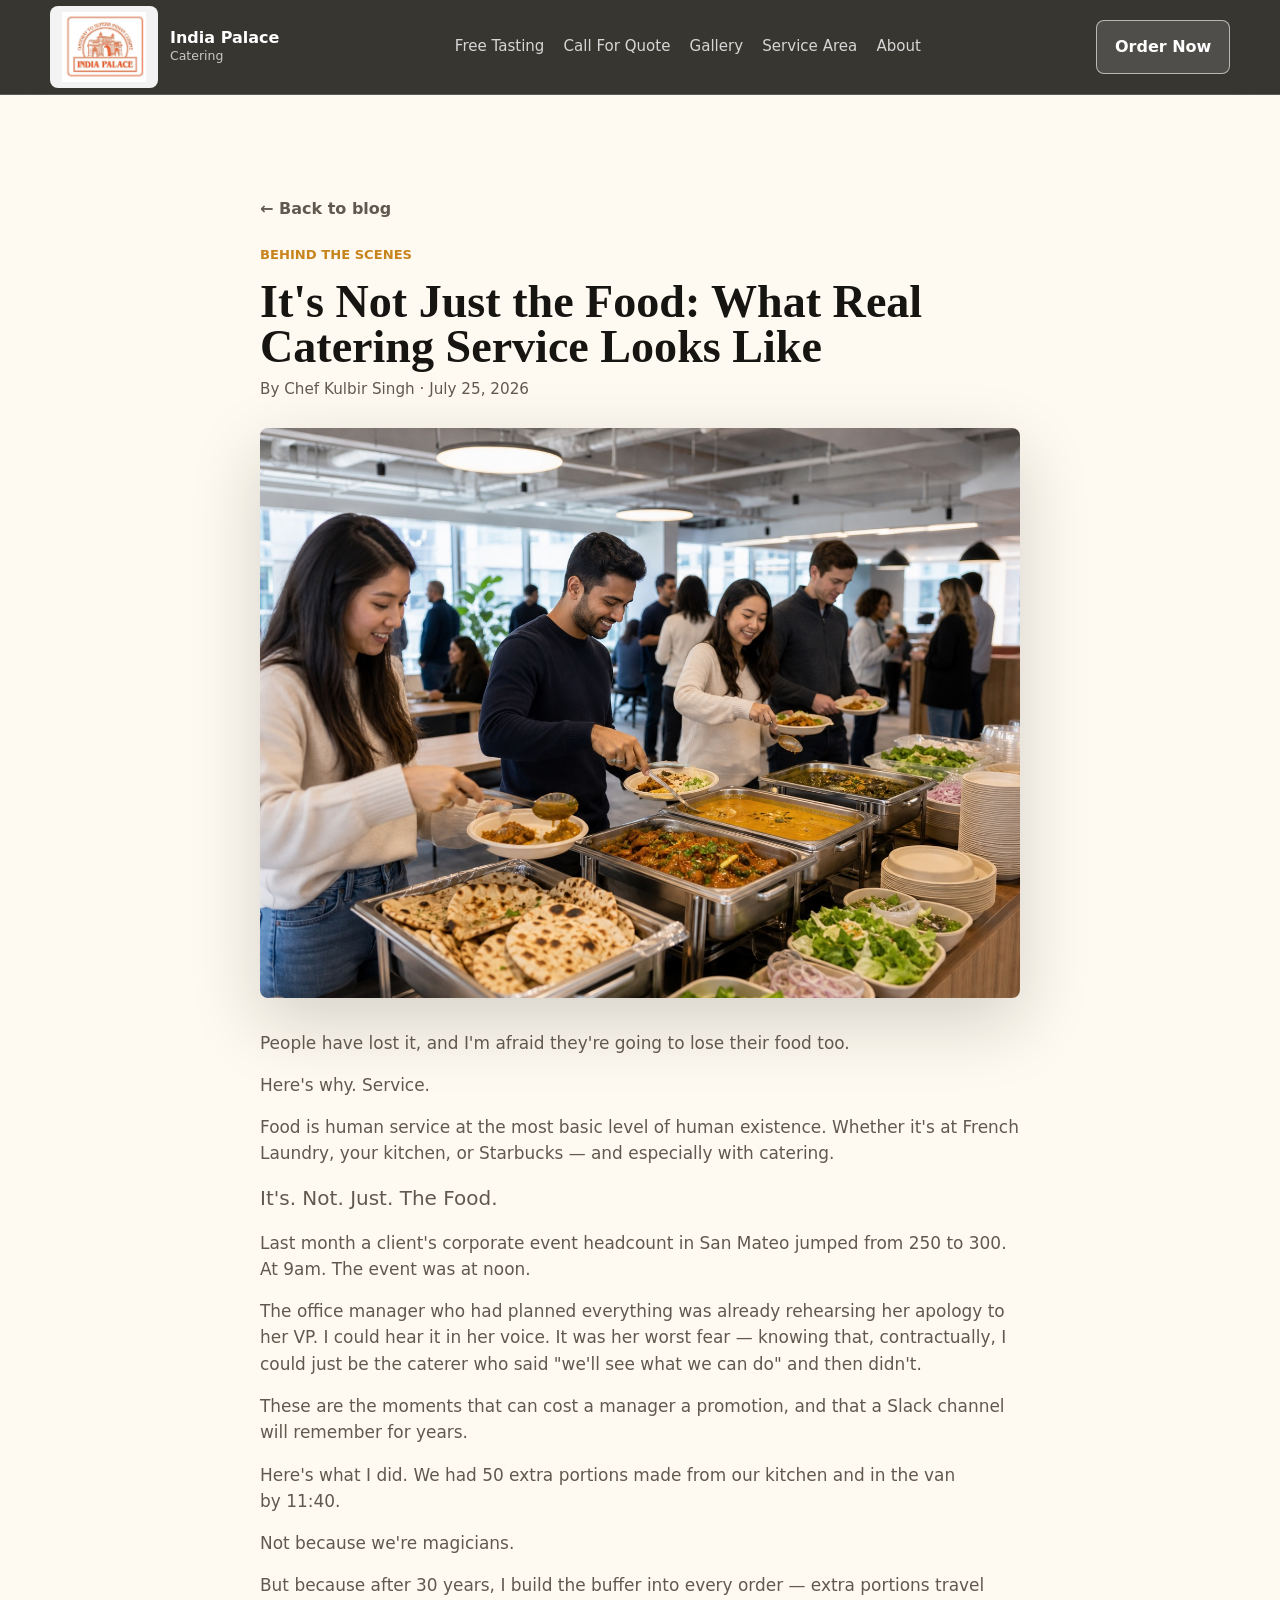
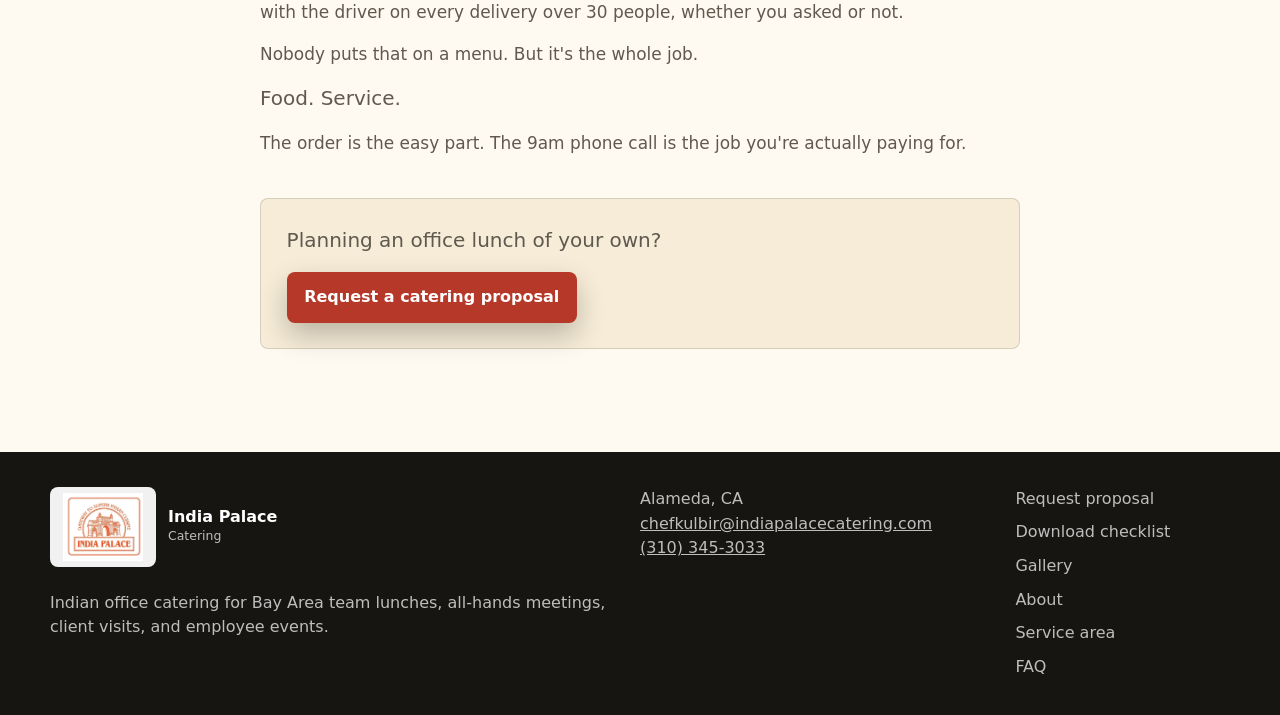
<file: blog/its-not-just-the-food/index.html>
<!doctype html>
<html lang="en">
  <head>
    <meta charset="utf-8">
    <meta name="viewport" content="width=device-width, initial-scale=1">
    <link rel="icon" href="../../favicon.ico" sizes="any">
    <link rel="icon" type="image/png" href="../../assets/favicon-32.png" sizes="32x32">
    <link rel="icon" type="image/png" href="../../assets/favicon-16.png" sizes="16x16">
    <link rel="apple-touch-icon" href="../../assets/apple-touch-icon.png">
    <title>It's Not Just the Food | India Palace Catering</title>
    <meta name="description" content="When a Bay Area office lunch headcount jumped from 250 to 300 with three hours' notice, this is what real catering service looks like.">
    <meta name="robots" content="index, follow, max-image-preview:large">
    <link rel="canonical" href="https://indiapalacecatering.com/blog/its-not-just-the-food/">
    <meta property="og:title" content="It's Not Just the Food: What Real Catering Service Looks Like">
    <meta property="og:description" content="When a Bay Area office lunch headcount jumped from 250 to 300 with three hours' notice, this is what real catering service looks like.">
    <meta property="og:type" content="article">
    <meta property="og:url" content="https://indiapalacecatering.com/blog/its-not-just-the-food/">
    <meta property="og:image" content="https://indiapalacecatering.com/assets/team-lunch.jpg">
    <meta name="twitter:card" content="summary_large_image">
    <link rel="stylesheet" href="../../styles.css">
    <script type="application/ld+json">
      {
        "@context": "https://schema.org",
        "@type": "BlogPosting",
        "@id": "https://indiapalacecatering.com/blog/its-not-just-the-food/#post",
        "headline": "It's Not Just the Food: What Real Catering Service Looks Like",
        "description": "When a Bay Area office lunch headcount jumped from 250 to 300 with three hours' notice, this is what real catering service looks like.",
        "image": "https://indiapalacecatering.com/assets/team-lunch.jpg",
        "datePublished": "2026-07-25",
        "dateModified": "2026-07-25",
        "author": {
          "@type": "Person",
          "name": "Chef Kulbir Singh"
        },
        "publisher": {
          "@id": "https://indiapalacecatering.com/#business"
        },
        "mainEntityOfPage": "https://indiapalacecatering.com/blog/its-not-just-the-food/"
      }
    </script>
  </head>
  <body>
    <a class="skip-link" href="#main">Skip to main content</a>
    <header class="site-header" aria-label="Primary navigation">
      <nav class="nav">
        <a class="brand" href="../../" aria-label="India Palace Catering home">
          <img class="brand-logo" src="../../assets/india-palace-logo.png" alt="" aria-hidden="true">
          <span>
            <strong>India Palace</strong>
            <small>Catering</small>
          </span>
        </a>
        <button class="nav-toggle" type="button" id="nav-toggle" aria-expanded="false" aria-controls="nav-links">
          <span class="nav-toggle-bar"></span>
          <span class="nav-toggle-bar"></span>
          <span class="nav-toggle-bar"></span>
          <span class="sr-only">Menu</span>
        </button>
        <div class="nav-links" id="nav-links" aria-label="Page sections">
          <a href="../../#proposal" data-nav-close>Free Tasting</a>
          <a href="tel:+13103453033" data-nav-close>Call For Quote</a>
          <a href="../../#gallery" data-nav-close>Gallery</a>
          <a href="../../#service-area" data-nav-close>Service Area</a>
          <a href="../../about/" data-nav-close>About</a>
        </div>
        <a class="nav-cta" href="../../#proposal">Order Now</a>
      </nav>
    </header>

    <main id="main">
      <article class="section blog-post">
        <div class="section-inner blog-post-inner">
          <a class="blog-back" href="../">&larr; Back to blog</a>
          <p class="eyebrow">Behind the Scenes</p>
          <h1>It's Not Just the Food: What Real Catering Service Looks Like</h1>
          <p class="blog-byline">By Chef Kulbir Singh &middot; July 25, 2026</p>
          <!-- SWAP-IN POINT: replace with a real photo from this event or similar when ready -->
          <figure class="blog-post-hero">
            <img src="../../assets/team-lunch.jpg" alt="Office employees serving themselves Indian lunch from a catered buffet in a bright break room">
          </figure>
          <div class="blog-body">
            <p>People have lost it, and I'm afraid they're going to lose their food too.</p>
            <p>Here's why. Service.</p>
            <p>Food is human service at the most basic level of human existence. Whether it's at French Laundry, your kitchen, or Starbucks &mdash; and especially with catering.</p>
            <p class="lead">It's. Not. Just. The Food.</p>
            <p>Last month a client's corporate event headcount in San Mateo jumped from 250 to 300. At 9am. The event was at noon.</p>
            <p>The office manager who had planned everything was already rehearsing her apology to her VP. I could hear it in her voice. It was her worst fear &mdash; knowing that, contractually, I could just be the caterer who said "we'll see what we can do" and then didn't.</p>
            <p>These are the moments that can cost a manager a promotion, and that a Slack channel will remember for years.</p>
            <p>Here's what I did. We had 50 extra portions made from our kitchen and in the van by 11:40.</p>
            <p>Not because we're magicians.</p>
            <p>But because after 30 years, I build the buffer into every order &mdash; extra portions travel with the driver on every delivery over 30 people, whether you asked or not.</p>
            <p>Nobody puts that on a menu. But it's the whole job.</p>
            <p class="lead">Food. Service.</p>
            <p>The order is the easy part. The 9am phone call is the job you're actually paying for.</p>
          </div>
          <div class="blog-post-cta">
            <p class="lead">Planning an office lunch of your own?</p>
            <a class="button button-primary" href="../../#proposal">Request a catering proposal</a>
          </div>
        </div>
      </article>
    </main>

    <footer class="footer">
      <div class="section-inner footer-grid">
        <div>
          <a class="brand footer-brand" href="../../" aria-label="India Palace Catering home">
            <img class="brand-logo" src="../../assets/india-palace-logo.png" alt="" aria-hidden="true">
            <span>
              <strong>India Palace</strong>
              <small>Catering</small>
            </span>
          </a>
          <p>Indian office catering for Bay Area team lunches, all-hands meetings, client visits, and employee events.</p>
        </div>
        <address>
          Alameda, CA<br>
          <a href="mailto:chefkulbir@indiapalacecatering.com">chefkulbir@indiapalacecatering.com</a><br>
          <a href="tel:+13103453033">(310) 345-3033</a>
        </address>
        <div class="footer-links">
          <a href="../../#proposal">Request proposal</a>
          <a href="../../downloads/india-palace-corporate-catering-checklist.pdf">Download checklist</a>
          <a href="../../#gallery">Gallery</a>
          <a href="../../about/">About</a>
          <a href="../../#service-area">Service area</a>
          <a href="../../#faq">FAQ</a>
        </div>
      </div>
    </footer>
    <script src="../../script.js"></script>
  </body>
</html>
</file>
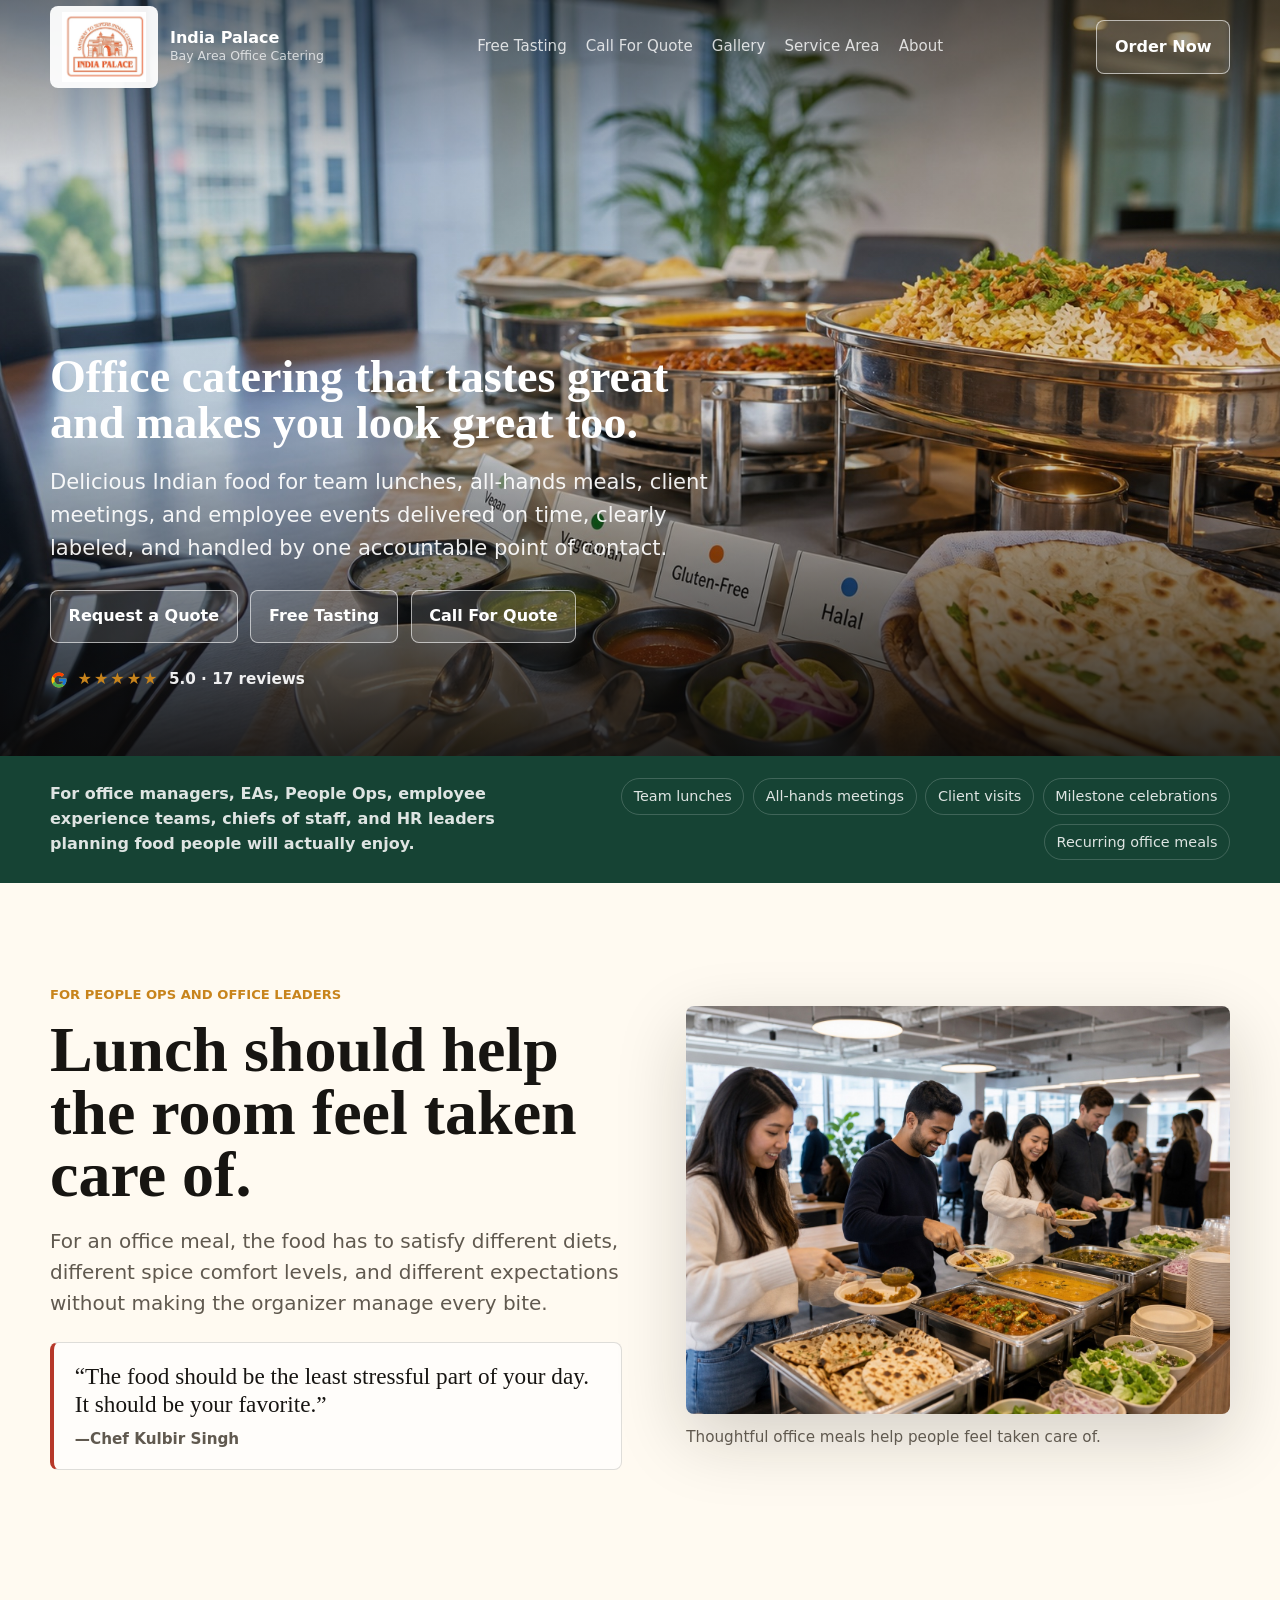
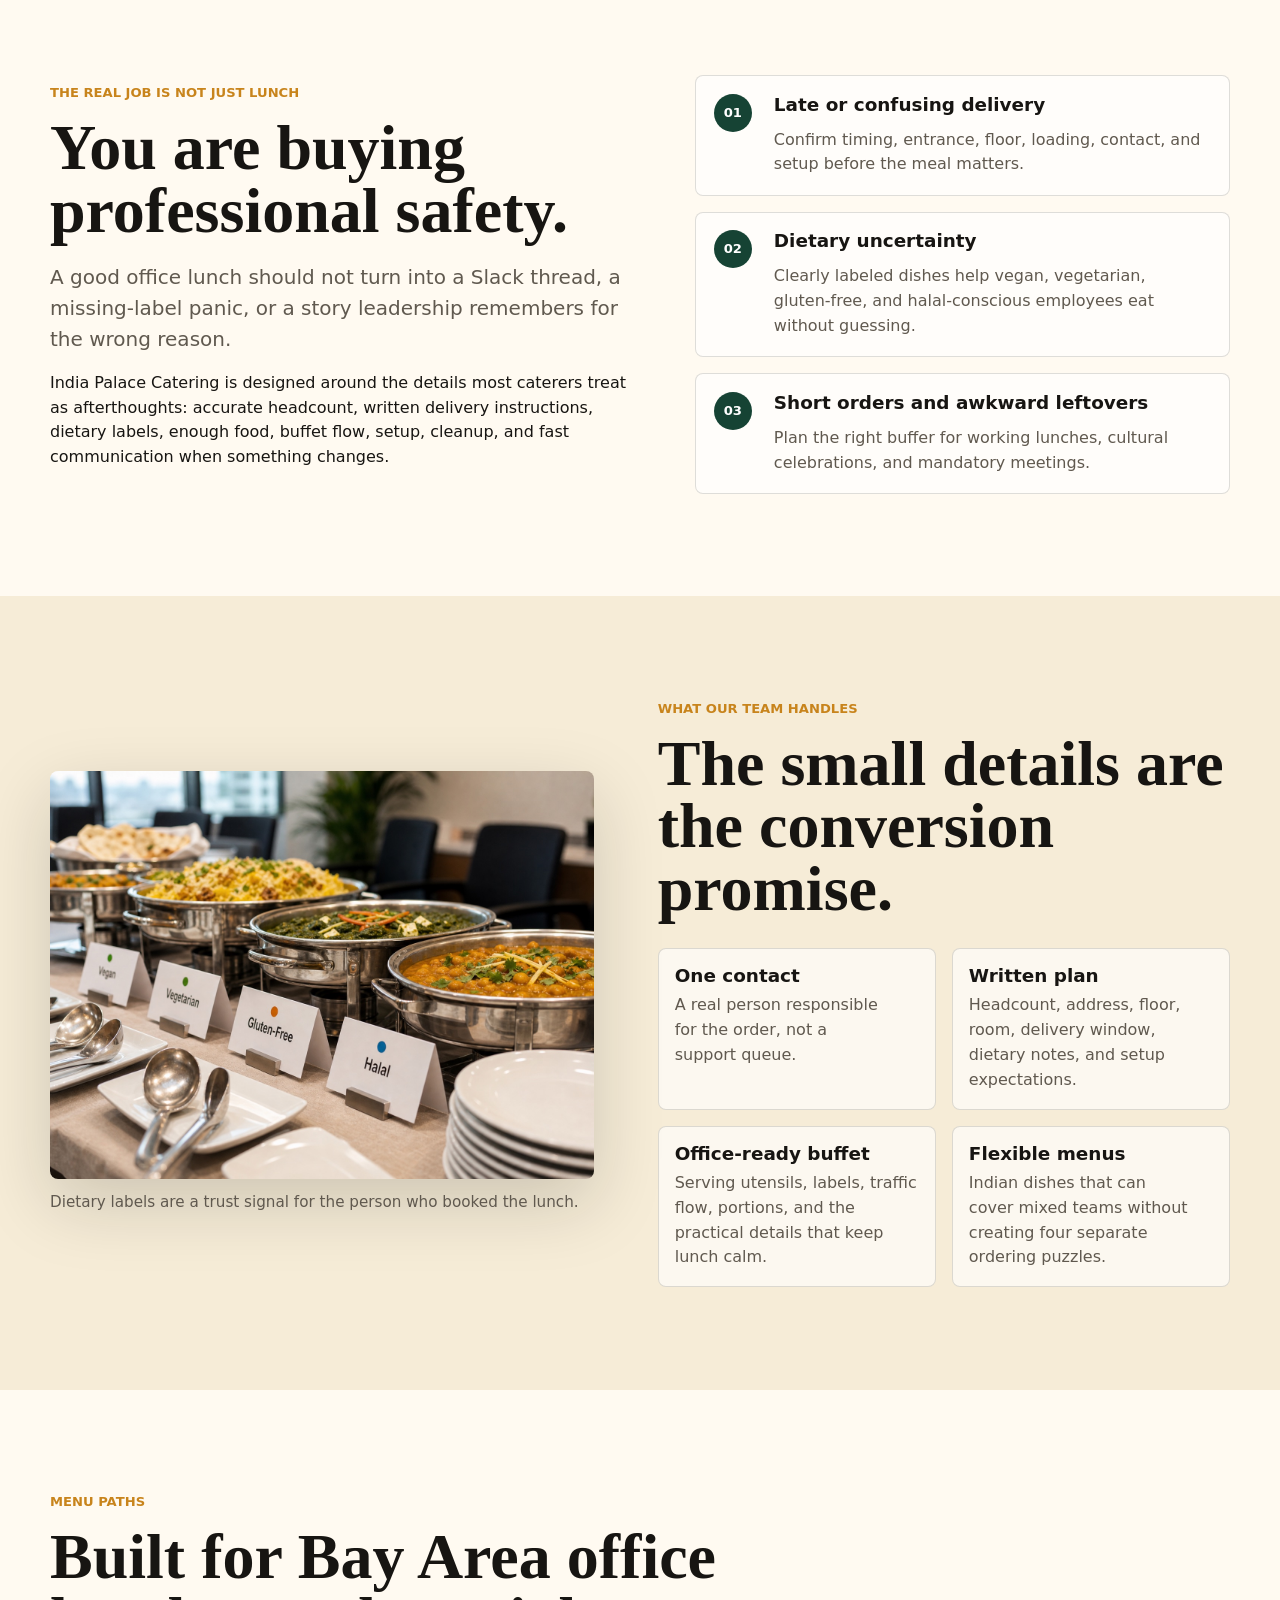
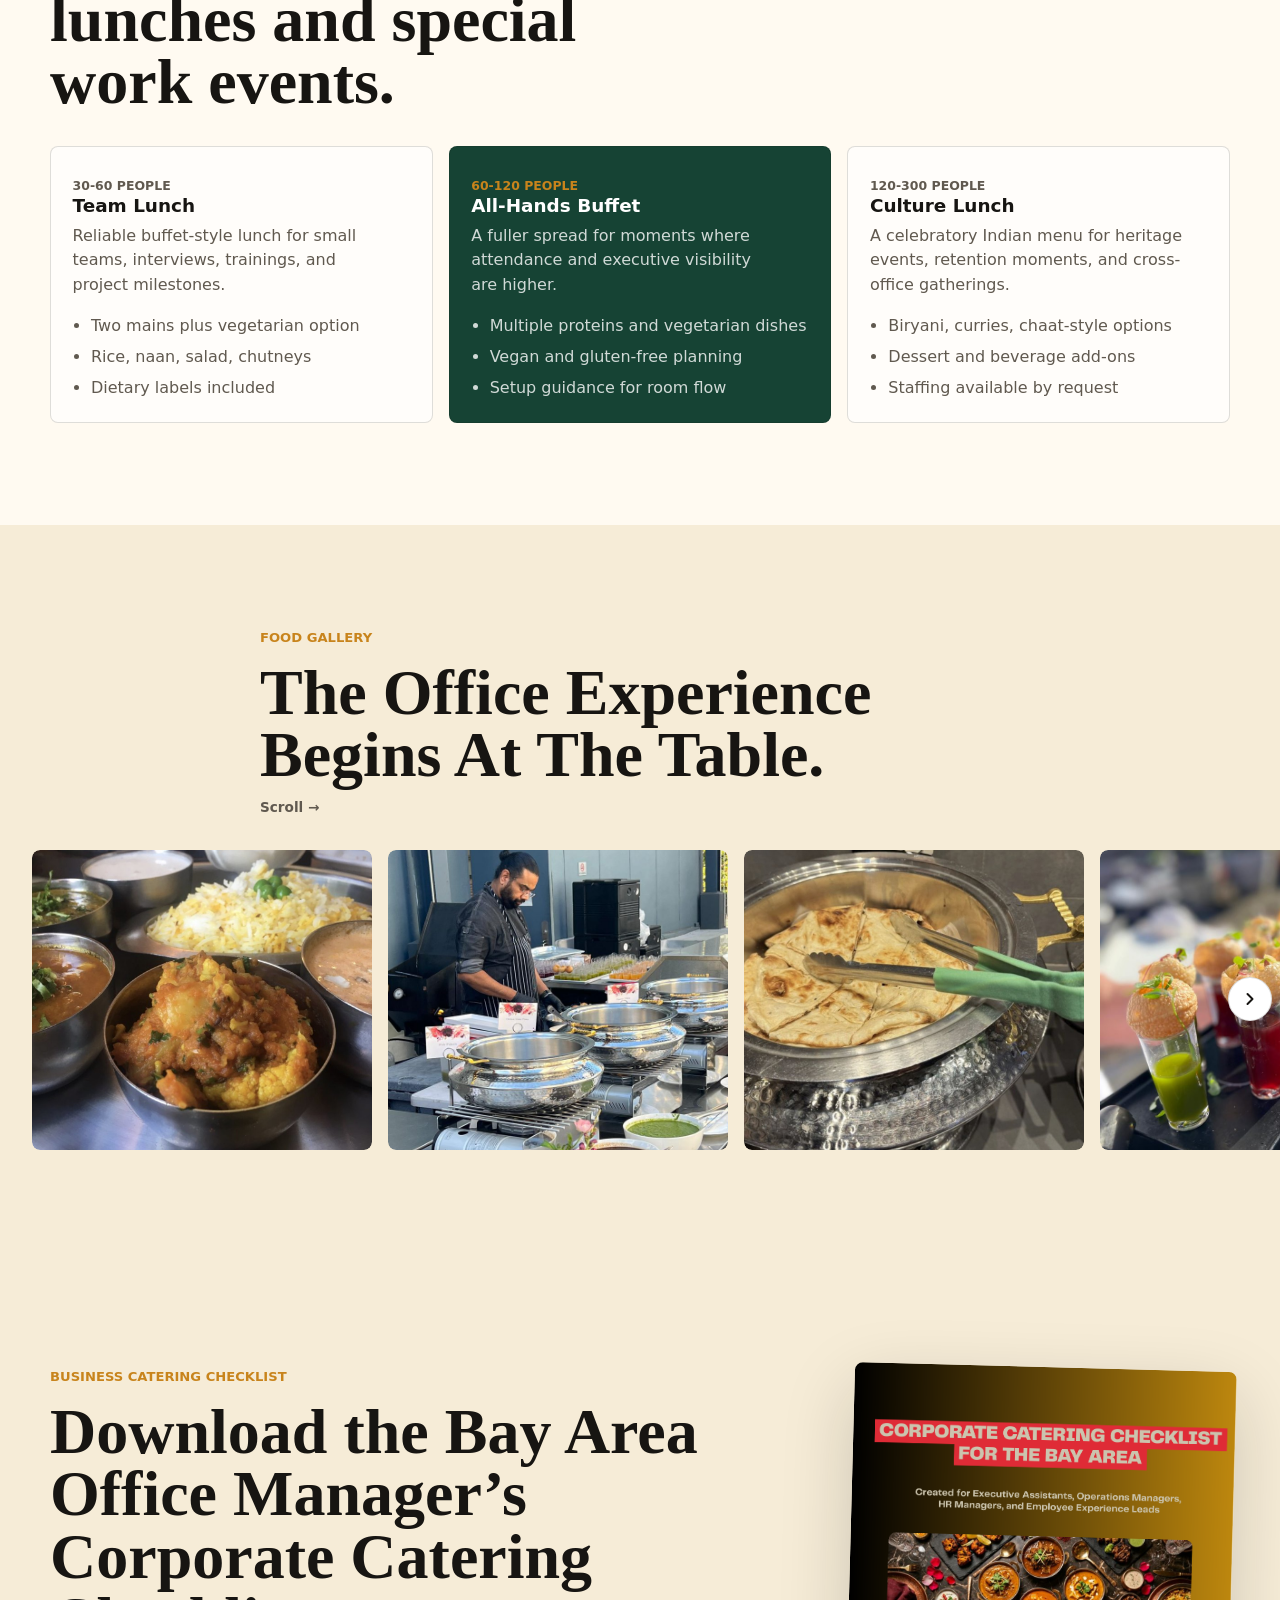
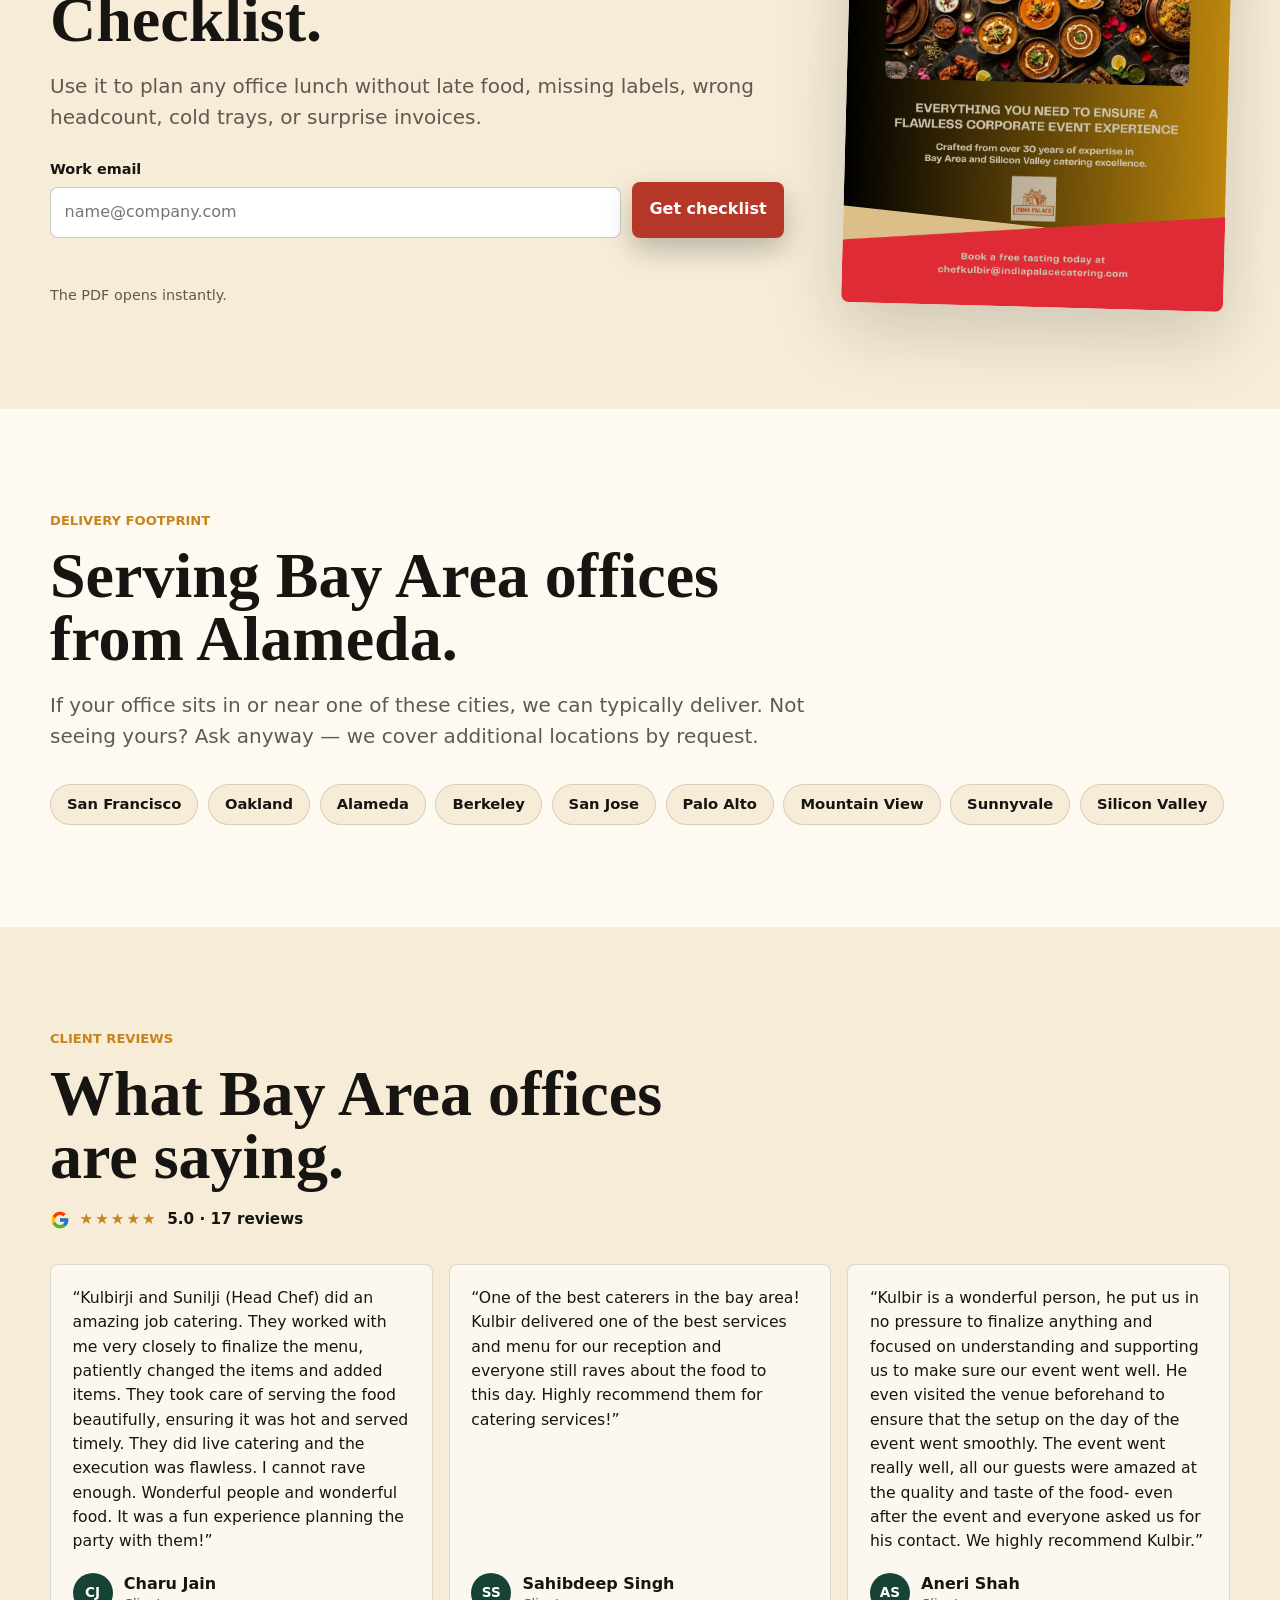
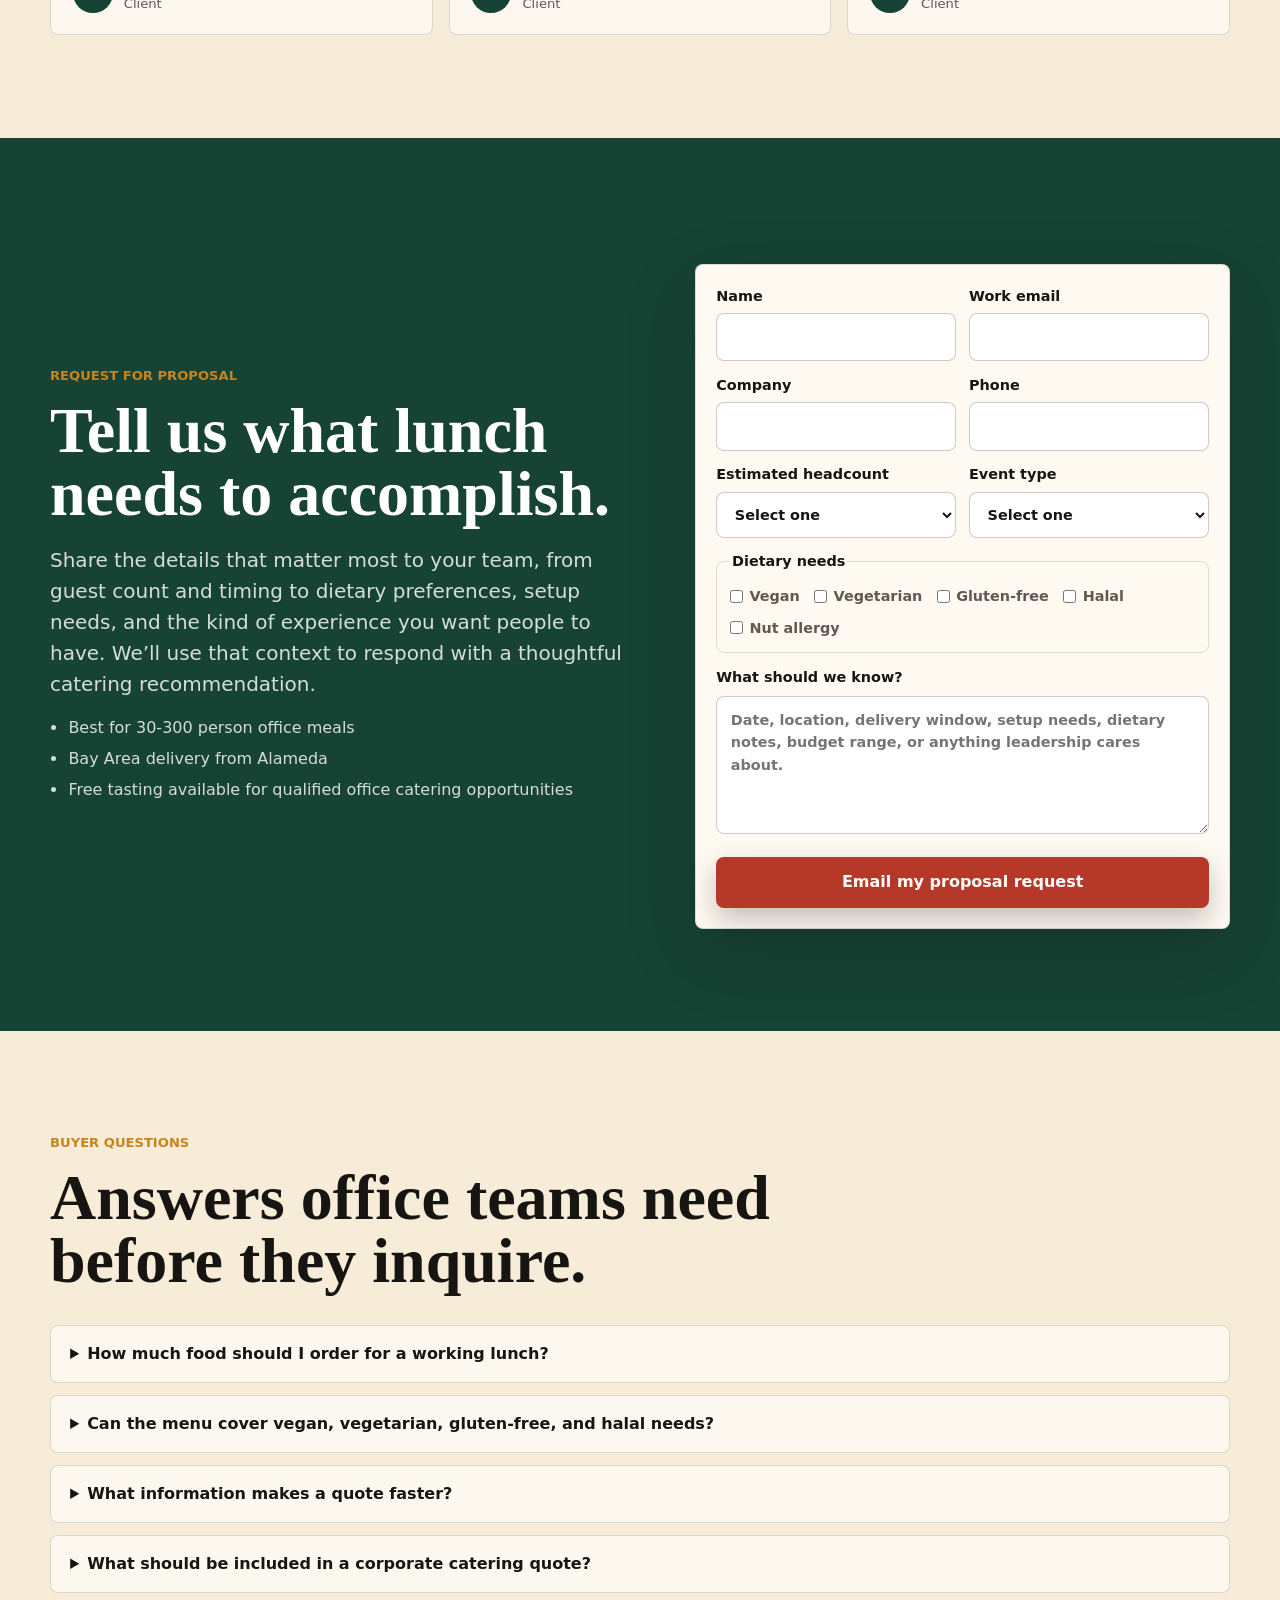
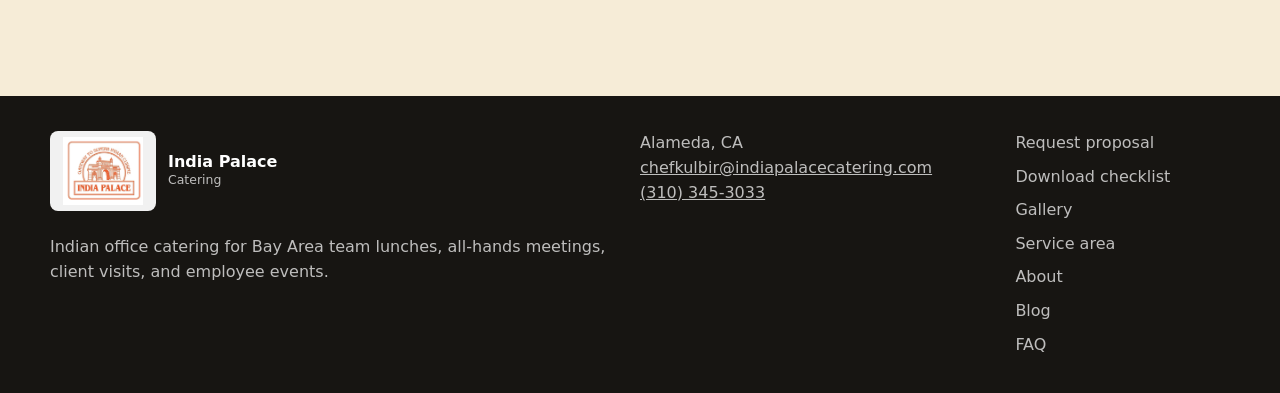
<file: india-palace-office-catering-site 21/office-catering/index.html>
<!doctype html>
<html lang="en">
  <head>
    <meta charset="utf-8">
    <base href="../">
    <meta name="viewport" content="width=device-width, initial-scale=1">
    <link rel="icon" href="favicon.ico" sizes="any">
    <link rel="icon" type="image/png" href="assets/favicon-32.png" sizes="32x32">
    <link rel="icon" type="image/png" href="assets/favicon-16.png" sizes="16x16">
    <link rel="apple-touch-icon" href="assets/apple-touch-icon.png">
    <title>Bay Area Office Catering | India Palace Catering</title>
    <meta name="description" content="India Palace Catering helps Bay Area office managers plan reliable Indian catering for team lunches, all-hands, client meetings, and employee events for 30-300 people. On-time delivery, dietary labels, setup, cleanup, and one accountable contact.">
    <meta name="robots" content="index, follow, max-image-preview:large">
    <link rel="canonical" href="https://indiapalacecatering.com/">
    <meta property="og:title" content="Office Catering That Tastes Great And Makes You Look Great Too">
    <meta property="og:description" content="Indian catering for Bay Area offices: team lunches, all-hands, client meetings, and employee events for 30-300 people.">
    <meta property="og:type" content="website">
    <meta property="og:url" content="https://indiapalacecatering.com/">
    <meta property="og:image" content="https://indiapalacecatering.com/assets/office-catering-hero.jpg">
    <meta property="og:image:width" content="1672">
    <meta property="og:image:height" content="941">
    <meta property="og:locale" content="en_US">
    <meta name="twitter:card" content="summary_large_image">
    <link rel="preload" href="assets/office-catering-hero.jpg" as="image">
    <link rel="stylesheet" href="styles.css">
    <script type="application/ld+json">
      {
        "@context": "https://schema.org",
        "@graph": [
          {
            "@type": "WebSite",
            "@id": "https://indiapalacecatering.com/#website",
            "name": "India Palace Catering",
            "url": "https://indiapalacecatering.com/",
            "inLanguage": "en-US"
          },
          {
            "@type": "LocalBusiness",
            "@id": "https://indiapalacecatering.com/#business",
            "name": "India Palace Catering",
            "url": "https://indiapalacecatering.com/",
            "image": "https://indiapalacecatering.com/assets/office-catering-hero.jpg",
            "logo": "https://indiapalacecatering.com/assets/favicon-512.png",
            "email": "chefkulbir@indiapalacecatering.com",
            "telephone": "+1-310-345-3033",
            "founder": {
              "@id": "https://indiapalacecatering.com/about/#kulbir"
            },
            "address": {
              "@type": "PostalAddress",
              "addressLocality": "Alameda",
              "addressRegion": "CA",
              "addressCountry": "US"
            },
            "areaServed": [
              "San Francisco Bay Area",
              "Silicon Valley",
              "Alameda",
              "Oakland",
              "San Francisco",
              "Berkeley",
              "San Jose",
              "Palo Alto",
              "Mountain View",
              "Sunnyvale"
            ],
            "priceRange": "$$",
            "servesCuisine": "Indian",
            "foundingDate": "1992",
            "description": "Bay Area Indian catering for office lunches, all-hands meetings, client meetings, employee events, and corporate celebrations.",
            "aggregateRating": {
              "@type": "AggregateRating",
              "ratingValue": "5.0",
              "bestRating": "5",
              "reviewCount": "17"
            },
            "review": [
              {
                "@type": "Review",
                "author": {
                  "@type": "Person",
                  "name": "Charu Jain"
                },
                "reviewRating": {
                  "@type": "Rating",
                  "ratingValue": "5",
                  "bestRating": "5"
                },
                "reviewBody": "Kulbirji and Sunilji (Head Chef) did an amazing job catering. They worked with me very closely to finalize the menu, patiently changed the items and added items. They took care of serving the food beautifully, ensuring it was hot and served timely. They did live catering and the execution was flawless. I cannot rave enough. Wonderful people and wonderful food. It was a fun experience planning the party with them!"
              },
              {
                "@type": "Review",
                "author": {
                  "@type": "Person",
                  "name": "Sahibdeep Singh"
                },
                "reviewRating": {
                  "@type": "Rating",
                  "ratingValue": "5",
                  "bestRating": "5"
                },
                "reviewBody": "One of the best caterers in the bay area! Kulbir delivered one of the best services and menu for our reception and everyone still raves about the food to this day. Highly recommend them for catering services!"
              },
              {
                "@type": "Review",
                "author": {
                  "@type": "Person",
                  "name": "Aneri Shah"
                },
                "reviewRating": {
                  "@type": "Rating",
                  "ratingValue": "5",
                  "bestRating": "5"
                },
                "reviewBody": "Kulbir is a wonderful person, he put us in no pressure to finalize anything and focused on understanding and supporting us to make sure our event went well. He even visited the venue beforehand to ensure that the setup on the day of the event went smoothly. The event went really well, all our guests were amazed at the quality and taste of the food- even after the event and everyone asked us for his contact. We highly recommend Kulbir."
              }
            ],
            "hasMenu": {
              "@type": "Menu",
              "name": "Office Catering Menu Paths",
              "hasMenuSection": [
                {
                  "@type": "MenuSection",
                  "name": "Team Lunch",
                  "description": "Reliable buffet-style lunch for small teams, interviews, trainings, and project milestones. Fits 30 to 60 people."
                },
                {
                  "@type": "MenuSection",
                  "name": "All-Hands Buffet",
                  "description": "A fuller spread for moments where attendance and executive visibility are higher. Fits 60 to 120 people."
                },
                {
                  "@type": "MenuSection",
                  "name": "Culture Lunch",
                  "description": "A celebratory Indian menu for heritage events, retention moments, and cross-office gatherings. Fits 120 to 300 people."
                }
              ]
            }
          },
          {
            "@type": "Person",
            "@id": "https://indiapalacecatering.com/about/#kulbir",
            "name": "Kulbir Singh",
            "jobTitle": "Owner",
            "worksFor": {
              "@id": "https://indiapalacecatering.com/#business"
            },
            "description": "Kulbir Singh runs India Palace Catering personally, working directly with clients on every menu and event. The recipes at the heart of the menu came from his father, who brought them from India to the family's restaurant in Alameda.",
            "url": "https://indiapalacecatering.com/about/"
          },
          {
            "@type": "Service",
            "@id": "https://indiapalacecatering.com/#office-catering",
            "name": "Bay Area Office Catering",
            "provider": {
              "@id": "https://indiapalacecatering.com/#business"
            },
            "serviceType": "Corporate catering and office lunch catering",
            "areaServed": "San Francisco Bay Area",
            "audience": {
              "@type": "Audience",
              "audienceType": "Office managers, executive assistants, operations managers, employee experience managers, chiefs of staff, and HR teams"
            },
            "description": "Reliable Indian office catering for groups of 30 to 300 people with delivery, buffet setup, dietary labels, allergen-conscious planning, and cleanup support."
          },
          {
            "@type": "FAQPage",
            "@id": "https://indiapalacecatering.com/#faq",
            "mainEntity": [
              {
                "@type": "Question",
                "name": "How much notice do Bay Area offices need for catering?",
                "acceptedAnswer": {
                  "@type": "Answer",
                  "text": "Most office lunches should be planned at least 48 hours ahead when possible. India Palace Catering can also discuss urgent or last-minute requests depending on menu, headcount, and delivery location."
                }
              },
              {
                "@type": "Question",
                "name": "Can India Palace Catering handle vegan, vegetarian, gluten-free, and halal needs?",
                "acceptedAnswer": {
                  "@type": "Answer",
                  "text": "Yes. The menu can support common office dietary needs including vegan, vegetarian, gluten-free, and halal-friendly options. Dishes can be labeled so employees do not have to guess."
                }
              },
              {
                "@type": "Question",
                "name": "What office group sizes are a good fit?",
                "acceptedAnswer": {
                  "@type": "Answer",
                  "text": "The site is designed for office catering inquiries for roughly 30 to 300 people, including team lunches, all-hands meetings, client meetings, and employee celebrations."
                }
              },
              {
                "@type": "Question",
                "name": "Does India Palace Catering include setup and cleanup?",
                "acceptedAnswer": {
                  "@type": "Answer",
                  "text": "Setup, labeling, staffing, service style, and cleanup needs should be confirmed in the proposal. The inquiry form asks for those details so the quote reflects the real event requirements."
                }
              }
            ]
          }
        ]
      }
    </script>
  </head>
  <body>
    <a class="skip-link" href="#main">Skip to main content</a>
    <header class="site-header site-header--floating" aria-label="Primary navigation">
      <nav class="nav">
        <a class="brand" href="#" aria-label="India Palace Catering home">
          <img class="brand-logo" src="assets/india-palace-logo.png" alt="" aria-hidden="true">
          <span>
            <strong>India Palace</strong>
            <small>Bay Area Office Catering</small>
          </span>
        </a>
        <button class="nav-toggle" type="button" id="nav-toggle" aria-expanded="false" aria-controls="nav-links">
          <span class="nav-toggle-bar"></span>
          <span class="nav-toggle-bar"></span>
          <span class="nav-toggle-bar"></span>
          <span class="sr-only">Menu</span>
        </button>
        <div class="nav-links" id="nav-links" aria-label="Page sections">
          <a href="#proposal" data-tasting-trigger data-nav-close>Free Tasting</a>
          <a href="tel:+13103453033" data-nav-close>Call For Quote</a>
          <a href="#gallery" data-nav-close>Gallery</a>
          <a href="#service-area" data-nav-close>Service Area</a>
          <a href="about/" data-nav-close>About</a>
        </div>
        <a class="nav-cta" href="#proposal">Order Now</a>
      </nav>
    </header>

    <main id="main">
      <section class="hero" aria-labelledby="hero-title">
        <div class="hero-media">
          <!-- SWAP-IN POINT: replace with new labeled food photography when ready -->
          <img src="assets/office-catering-hero.jpg" alt="Indian office catering buffet with labeled dietary cards in a modern Bay Area conference room">
        </div>
        <div class="hero-scrim" aria-hidden="true"></div>
        <div class="hero-content">
          <h1 id="hero-title">Office catering that tastes great and makes you look great too.</h1>
          <p class="hero-copy hero-copy--desktop">Delicious Indian food for team lunches, all-hands meals, client meetings, and employee events delivered on time, clearly labeled, and handled by one accountable point of contact.</p>
          <div class="hero-cta-group">
            <div class="hero-actions" aria-label="Primary actions">
              <a class="button button-secondary" href="#proposal">Request a Quote</a>
              <a class="button button-secondary" href="#proposal" data-tasting-trigger>Free Tasting</a>
              <a class="button button-secondary" href="tel:+13103453033"><span class="cta-label--desktop">Call For Quote</span><span class="cta-label--mobile">Order Now</span></a>
            </div>
            <div class="hero-reviews">
              <svg class="hero-reviews-google" xmlns="http://www.w3.org/2000/svg" viewBox="0 0 48 48" width="18" height="18" aria-hidden="true" focusable="false"><path fill="#FFC107" d="M43.611,20.083H42V20H24v8h11.303c-1.649,4.657-6.08,8-11.303,8c-6.627,0-12-5.373-12-12c0-6.627,5.373-12,12-12c3.059,0,5.842,1.154,7.961,3.039l5.657-5.657C34.046,6.053,29.268,4,24,4C12.955,4,4,12.955,4,24c0,11.045,8.955,20,20,20c11.045,0,20-8.955,20-20C44,22.659,43.862,21.35,43.611,20.083z"/><path fill="#FF3D00" d="M6.306,14.691l6.571,4.819C14.655,15.108,18.961,12,24,12c3.059,0,5.842,1.154,7.961,3.039l5.657-5.657C34.046,6.053,29.268,4,24,4C16.318,4,9.656,8.337,6.306,14.691z"/><path fill="#4CAF50" d="M24,44c5.166,0,9.86-1.977,13.409-5.192l-6.19-5.238C29.211,35.091,26.715,36,24,36c-5.202,0-9.619-3.317-11.283-7.946l-6.522,5.025C9.505,39.556,16.227,44,24,44z"/><path fill="#1976D2" d="M43.611,20.083H42V20H24v8h11.303c-0.792,2.237-2.231,4.166-4.087,5.571c0.001-0.001,0.002-0.001,0.003-0.002l6.19,5.238C36.971,39.205,44,34,44,24C44,22.659,43.862,21.35,43.611,20.083z"/></svg>
              <span class="hero-reviews-stars" aria-hidden="true">&#9733;&#9733;&#9733;&#9733;&#9733;</span>
              <span>5.0 &middot; 17 reviews</span>
            </div>
          </div>
        </div>
      </section>

      <p class="hero-copy hero-copy--mobile">Delicious Indian food for team lunches, all-hands meals, client meetings, and employee events delivered on time, clearly labeled, and handled by one accountable point of contact.</p>

      <section class="section trust-band" aria-label="Audience fit">
        <div class="section-inner trust-grid">
          <p>For office managers, EAs, People Ops, employee experience teams, chiefs of staff, and HR leaders planning food people will actually enjoy.</p>
          <ul aria-label="Common office catering occasions">
            <li>Team lunches</li>
            <li>All-hands meetings</li>
            <li>Client visits</li>
            <li>Milestone celebrations</li>
            <li>Recurring office meals</li>
          </ul>
        </div>
      </section>

      <section class="section culture-section" aria-labelledby="culture-title">
        <div class="section-inner media-split reverse">
          <figure>
            <img src="assets/team-lunch.jpg" alt="Office employees serving themselves Indian lunch from a catered buffet in a bright break room">
            <figcaption>Thoughtful office meals help people feel taken care of.</figcaption>
          </figure>
          <div>
            <p class="eyebrow">For People Ops and office leaders</p>
            <h2 id="culture-title">Lunch should help the room feel taken care of.</h2>
            <p class="lead">For an office meal, the food has to satisfy different diets, different spice comfort levels, and different expectations without making the organizer manage every bite.</p>
            <div class="quote-panel">
              <blockquote>
                <p>&ldquo;The food should be the least stressful part of your day. It should be your favorite.&rdquo;</p>
                <footer>&mdash;<cite>Chef Kulbir Singh</cite></footer>
              </blockquote>
            </div>
          </div>
        </div>
      </section>

      <section id="office-catering" class="section problem-section" aria-labelledby="problem-title">
        <div class="section-inner split">
          <div>
            <p class="eyebrow">The real job is not just lunch</p>
            <h2 id="problem-title">You are buying professional safety.</h2>
            <p class="lead">A good office lunch should not turn into a Slack thread, a missing-label panic, or a story leadership remembers for the wrong reason.</p>
            <p>India Palace Catering is designed around the details most caterers treat as afterthoughts: accurate headcount, written delivery instructions, dietary labels, enough food, buffet flow, setup, cleanup, and fast communication when something changes.</p>
          </div>
          <div class="risk-list" aria-label="Office catering risks India Palace helps prevent">
            <article>
              <span>01</span>
              <h3>Late or confusing delivery</h3>
              <p>Confirm timing, entrance, floor, loading, contact, and setup before the meal matters.</p>
            </article>
            <article>
              <span>02</span>
              <h3>Dietary uncertainty</h3>
              <p>Clearly labeled dishes help vegan, vegetarian, gluten-free, and halal-conscious employees eat without guessing.</p>
            </article>
            <article>
              <span>03</span>
              <h3>Short orders and awkward leftovers</h3>
              <p>Plan the right buffer for working lunches, cultural celebrations, and mandatory meetings.</p>
            </article>
          </div>
        </div>
      </section>

      <section class="section operations-section" aria-labelledby="operations-title">
        <div class="section-inner media-split">
          <figure>
            <img src="assets/dietary-labels.jpg" alt="Close-up of labeled Indian catering dishes showing dietary cards for office guests">
            <figcaption>Dietary labels are a trust signal for the person who booked the lunch.</figcaption>
          </figure>
          <div>
            <p class="eyebrow">What our team handles</p>
            <h2 id="operations-title">The small details are the conversion promise.</h2>
            <div class="feature-grid">
              <article>
                <h3>One contact</h3>
                <p>A real person responsible for the order, not a support queue.</p>
              </article>
              <article>
                <h3>Written plan</h3>
                <p>Headcount, address, floor, room, delivery window, dietary notes, and setup expectations.</p>
              </article>
              <article>
                <h3>Office-ready buffet</h3>
                <p>Serving utensils, labels, traffic flow, portions, and the practical details that keep lunch calm.</p>
              </article>
              <article>
                <h3>Flexible menus</h3>
                <p>Indian dishes that can cover mixed teams without creating four separate ordering puzzles.</p>
              </article>
            </div>
          </div>
        </div>
      </section>

      <section id="menus" class="section menus-section" aria-labelledby="menus-title">
        <div class="section-inner">
          <div class="section-heading">
            <p class="eyebrow">Menu paths</p>
            <h2 id="menus-title">Built for Bay Area office lunches and special work events.</h2>
          </div>
          <div class="menu-grid">
            <article class="menu-card">
              <p class="card-kicker">30-60 people</p>
              <h3>Team Lunch</h3>
              <p>Reliable buffet-style lunch for small teams, interviews, trainings, and project milestones.</p>
              <ul>
                <li>Two mains plus vegetarian option</li>
                <li>Rice, naan, salad, chutneys</li>
                <li>Dietary labels included</li>
              </ul>
            </article>
            <article class="menu-card emphasized">
              <p class="card-kicker">60-120 people</p>
              <h3>All-Hands Buffet</h3>
              <p>A fuller spread for moments where attendance and executive visibility are higher.</p>
              <ul>
                <li>Multiple proteins and vegetarian dishes</li>
                <li>Vegan and gluten-free planning</li>
                <li>Setup guidance for room flow</li>
              </ul>
            </article>
            <article class="menu-card">
              <p class="card-kicker">120-300 people</p>
              <h3>Culture Lunch</h3>
              <p>A celebratory Indian menu for heritage events, retention moments, and cross-office gatherings.</p>
              <ul>
                <li>Biryani, curries, chaat-style options</li>
                <li>Dessert and beverage add-ons</li>
                <li>Staffing available by request</li>
              </ul>
            </article>
          </div>
        </div>
      </section>

      <section id="gallery" class="section gallery-section" aria-labelledby="gallery-title">
        <div class="section-heading section-inner">
          <p class="eyebrow">Food gallery</p>
          <h2 id="gallery-title">The Office Experience Begins At The Table.</h2>
          <span class="gallery-scroll-hint" aria-hidden="true">Scroll &#8594;</span>
        </div>
        <!-- SWAP-IN POINT: add more <figure> tiles below as new photography arrives -->
        <div class="gallery-wrap">
          <button type="button" class="gallery-nav gallery-nav-prev" aria-label="Scroll gallery left" disabled>
            <svg viewBox="0 0 24 24" width="20" height="20" fill="none" stroke="currentColor" stroke-width="2.4" stroke-linecap="round" stroke-linejoin="round" aria-hidden="true"><polyline points="15 18 9 12 15 6"></polyline></svg>
          </button>
          <div class="gallery-scroll" aria-label="Photos of catered food and service" tabindex="0">
            <div class="gallery-spacer" aria-hidden="true"></div>
            <figure class="gallery-item">
              <img src="assets/gallery-mixed-curries.jpg" alt="Assorted Indian curries, saffron rice, and raita served in steel catering bowls">
            </figure>
            <figure class="gallery-item gallery-item-chef">
              <img src="assets/gallery-chef-action.jpg" alt="Chef plating Chicken Malai Tikka and Fish Pakora at an outdoor catering station">
            </figure>
            <figure class="gallery-item">
              <img src="assets/gallery-naan.jpg" alt="Fresh naan bread sliced and served in a chafing dish with tongs">
            </figure>
            <figure class="gallery-item">
              <img src="assets/gallery-appetizer-shots.jpg" alt="Golgappa shot glasses with crispy puri shells, mint and tamarind chutney">
            </figure>
            <figure class="gallery-item">
              <img src="assets/gallery-chicken-curry.jpg" alt="Creamy chicken curry in a rich orange sauce">
            </figure>
            <figure class="gallery-item">
              <img src="assets/gallery-endive-bites.jpg" alt="Endive leaves filled with mango and tomato salsa, plated over lentils">
            </figure>
            <figure class="gallery-item">
              <img src="assets/gallery-flatbread.jpg" alt="Indian-spiced flatbread topped with paneer, cherry tomatoes, and microgreens">
            </figure>
            <figure class="gallery-item">
              <img src="assets/gallery-dessert-cups.jpg" alt="Mango dessert cups topped with fresh raspberries">
            </figure>
            <figure class="gallery-item">
              <img src="assets/gallery-tandoori-chicken.jpg" alt="Tandoori chicken in a hammered steel chafing dish">
            </figure>
            <figure class="gallery-item">
              <img src="assets/gallery-tandoori-meat.jpg" alt="Grilled tandoori meat served in a steel catering dish">
            </figure>
            <figure class="gallery-item">
              <img src="assets/gallery-dal-tadka.jpg" alt="Dal tadka simmering in a chafing dish">
            </figure>
            <figure class="gallery-item">
              <img src="assets/gallery-rice-curry.jpg" alt="Basmati rice pilaf served alongside a creamy curry">
            </figure>
            <figure class="gallery-item">
              <img src="assets/gallery-thali-combo.jpg" alt="Office lunch tray with naan, rice, chicken curry, and dal">
            </figure>
            <figure class="gallery-item">
              <img src="assets/gallery-mango-panacotta.jpg" alt="Mango panna cotta shooters garnished and ready for service">
            </figure>
            <div class="gallery-spacer" aria-hidden="true"></div>
          </div>
          <button type="button" class="gallery-nav gallery-nav-next" aria-label="Scroll gallery right">
            <svg viewBox="0 0 24 24" width="20" height="20" fill="none" stroke="currentColor" stroke-width="2.4" stroke-linecap="round" stroke-linejoin="round" aria-hidden="true"><polyline points="9 18 15 12 9 6"></polyline></svg>
          </button>
        </div>
      </section>

      <section id="checklist" class="section checklist-section" aria-labelledby="checklist-title">
        <div class="section-inner checklist-grid">
          <div>
            <p class="eyebrow">Business Catering Checklist</p>
            <h2 id="checklist-title">Download the Bay Area Office Manager’s Corporate Catering Checklist.</h2>
            <p class="lead">Use it to plan any office lunch without late food, missing labels, wrong headcount, cold trays, or surprise invoices.</p>
            <form class="download-form" id="download-form" action="/api/checklist-lead" method="post">
              <label for="download-email">Work email</label>
              <div class="inline-form">
                <input id="download-email" name="email" type="email" autocomplete="email" placeholder="name@company.com" required>
                <button class="button button-primary" type="submit">Get checklist</button>
              </div>
              <p class="form-status" id="download-status" role="status" aria-live="polite"></p>
              <p class="form-note">The PDF opens instantly.</p>
            </form>
          </div>
          <a class="checklist-preview" href="downloads/india-palace-corporate-catering-checklist.pdf" aria-label="Open corporate catering checklist PDF">
            <img src="assets/checklist-cover.png" alt="Cover page for the India Palace Corporate Catering Checklist">
          </a>
        </div>
      </section>

      <section id="service-area" class="section service-area-section" aria-labelledby="service-area-title">
        <div class="section-inner">
          <div class="section-heading">
            <p class="eyebrow">Delivery footprint</p>
            <h2 id="service-area-title">Serving Bay Area offices from Alameda.</h2>
            <p class="lead">If your office sits in or near one of these cities, we can typically deliver. Not seeing yours? Ask anyway &mdash; we cover additional locations by request.</p>
          </div>
          <ul class="service-area-list" aria-label="Cities served">
            <li>San Francisco</li>
            <li>Oakland</li>
            <li>Alameda</li>
            <li>Berkeley</li>
            <li>San Jose</li>
            <li>Palo Alto</li>
            <li>Mountain View</li>
            <li>Sunnyvale</li>
            <li>Silicon Valley</li>
          </ul>
        </div>
      </section>

      <section id="reviews" class="section reviews-section" aria-labelledby="reviews-title">
        <div class="section-inner">
          <div class="section-heading">
            <p class="eyebrow">Client reviews</p>
            <h2 id="reviews-title">What Bay Area offices are saying.</h2>
            <div class="reviews-summary">
              <svg class="hero-reviews-google" xmlns="http://www.w3.org/2000/svg" viewBox="0 0 48 48" width="20" height="20" aria-hidden="true" focusable="false"><path fill="#FFC107" d="M43.611,20.083H42V20H24v8h11.303c-1.649,4.657-6.08,8-11.303,8c-6.627,0-12-5.373-12-12c0-6.627,5.373-12,12-12c3.059,0,5.842,1.154,7.961,3.039l5.657-5.657C34.046,6.053,29.268,4,24,4C12.955,4,4,12.955,4,24c0,11.045,8.955,20,20,20c11.045,0,20-8.955,20-20C44,22.659,43.862,21.35,43.611,20.083z"/><path fill="#FF3D00" d="M6.306,14.691l6.571,4.819C14.655,15.108,18.961,12,24,12c3.059,0,5.842,1.154,7.961,3.039l5.657-5.657C34.046,6.053,29.268,4,24,4C16.318,4,9.656,8.337,6.306,14.691z"/><path fill="#4CAF50" d="M24,44c5.166,0,9.86-1.977,13.409-5.192l-6.19-5.238C29.211,35.091,26.715,36,24,36c-5.202,0-9.619-3.317-11.283-7.946l-6.522,5.025C9.505,39.556,16.227,44,24,44z"/><path fill="#1976D2" d="M43.611,20.083H42V20H24v8h11.303c-0.792,2.237-2.231,4.166-4.087,5.571c0.001-0.001,0.002-0.001,0.003-0.002l6.19,5.238C36.971,39.205,44,34,44,24C44,22.659,43.862,21.35,43.611,20.083z"/></svg>
              <span class="reviews-summary-stars" aria-hidden="true">&#9733;&#9733;&#9733;&#9733;&#9733;</span>
              <span>5.0 &middot; 17 reviews</span>
            </div>
          </div>
          <div class="review-grid">
            <article class="review-card">
              <p class="review-quote">&ldquo;Kulbirji and Sunilji (Head Chef) did an amazing job catering. They worked with me very closely to finalize the menu, patiently changed the items and added items. They took care of serving the food beautifully, ensuring it was hot and served timely. They did live catering and the execution was flawless. I cannot rave enough. Wonderful people and wonderful food. It was a fun experience planning the party with them!&rdquo;</p>
              <div class="review-byline">
                <span class="review-avatar" aria-hidden="true">CJ</span>
                <span>
                  <strong>Charu Jain</strong>
                  <small>Client</small>
                </span>
              </div>
            </article>
            <article class="review-card">
              <p class="review-quote">&ldquo;One of the best caterers in the bay area! Kulbir delivered one of the best services and menu for our reception and everyone still raves about the food to this day. Highly recommend them for catering services!&rdquo;</p>
              <div class="review-byline">
                <span class="review-avatar" aria-hidden="true">SS</span>
                <span>
                  <strong>Sahibdeep Singh</strong>
                  <small>Client</small>
                </span>
              </div>
            </article>
            <article class="review-card">
              <p class="review-quote">&ldquo;Kulbir is a wonderful person, he put us in no pressure to finalize anything and focused on understanding and supporting us to make sure our event went well. He even visited the venue beforehand to ensure that the setup on the day of the event went smoothly. The event went really well, all our guests were amazed at the quality and taste of the food- even after the event and everyone asked us for his contact. We highly recommend Kulbir.&rdquo;</p>
              <div class="review-byline">
                <span class="review-avatar" aria-hidden="true">AS</span>
                <span>
                  <strong>Aneri Shah</strong>
                  <small>Client</small>
                </span>
              </div>
            </article>
          </div>
        </div>
      </section>

      <section id="proposal" class="section proposal-section" aria-labelledby="proposal-title">
        <div class="section-inner proposal-grid">
          <div>
            <p class="eyebrow">Request for proposal</p>
            <h2 id="proposal-title">Tell us what lunch needs to accomplish.</h2>
            <p class="lead">Share the details that matter most to your team, from guest count and timing to dietary preferences, setup needs, and the kind of experience you want people to have. We’ll use that context to respond with a thoughtful catering recommendation.</p>
            <ul class="proposal-points">
              <li>Best for 30-300 person office meals</li>
              <li>Bay Area delivery from Alameda</li>
              <li>Free tasting available for qualified office catering opportunities</li>
            </ul>
          </div>
          <form class="proposal-form" id="proposal-form">
            <div class="field-pair">
              <label for="name">Name<input id="name" name="name" autocomplete="name" required></label>
              <label for="email">Work email<input id="email" name="email" type="email" autocomplete="email" required></label>
            </div>
            <div class="field-pair">
              <label for="company">Company<input id="company" name="company" autocomplete="organization"></label>
              <label for="phone">Phone<input id="phone" name="phone" type="tel" autocomplete="tel"></label>
            </div>
            <div class="field-pair">
              <label for="headcount">Estimated headcount
                <select id="headcount" name="headcount" required>
                  <option value="">Select one</option>
                  <option>30-50</option>
                  <option>50-75</option>
                  <option>75-100</option>
                  <option>100-150</option>
                  <option>150-200</option>
                  <option>200-300</option>
                  <option>300+</option>
                </select>
              </label>
              <label for="event-type">Event type
                <select id="event-type" name="event_type" required>
                  <option value="">Select one</option>
                  <option>Team lunch</option>
                  <option>All-hands meeting</option>
                  <option>Client meeting</option>
                  <option>Employee celebration</option>
                  <option>Recurring office lunch</option>
                  <option>Other office event</option>
                </select>
              </label>
            </div>
            <fieldset>
              <legend>Dietary needs</legend>
              <label><input type="checkbox" name="dietary" value="Vegan"> Vegan</label>
              <label><input type="checkbox" name="dietary" value="Vegetarian"> Vegetarian</label>
              <label><input type="checkbox" name="dietary" value="Gluten-free"> Gluten-free</label>
              <label><input type="checkbox" name="dietary" value="Halal"> Halal</label>
              <label><input type="checkbox" name="dietary" value="Nut allergy"> Nut allergy</label>
            </fieldset>
            <label for="details">What should we know?
              <textarea id="details" name="details" rows="5" placeholder="Date, location, delivery window, setup needs, dietary notes, budget range, or anything leadership cares about."></textarea>
            </label>
            <button class="button button-primary full-width" type="submit">Email my proposal request</button>
          </form>
        </div>
      </section>

      <section id="faq" class="section faq-section" aria-labelledby="faq-title">
        <div class="section-inner">
          <div class="section-heading">
            <p class="eyebrow">Buyer questions</p>
            <h2 id="faq-title">Answers office teams need before they inquire.</h2>
          </div>
          <div class="faq-list">
            <details>
              <summary>How much food should I order for a working lunch?</summary>
              <p>For a desk or meeting-room lunch, plan around 85% of confirmed headcount plus a 10% buffer. For an all-hands or mandatory meeting, order for the full headcount.</p>
            </details>
            <details>
              <summary>Can the menu cover vegan, vegetarian, gluten-free, and halal needs?</summary>
              <p>Yes. Indian menus are especially flexible for mixed office teams because vegetarian, vegan, lentil, rice, and halal-friendly options can live naturally in the same buffet.</p>
            </details>
            <details>
              <summary>What information makes a quote faster?</summary>
              <p>Headcount, date, delivery address, floor or room, delivery window, event type, dietary restrictions, setup expectations, cleanup needs, and whether leadership or clients will attend.</p>
            </details>
            <details>
              <summary>What should be included in a corporate catering quote?</summary>
              <p>Ask for food cost, delivery, setup, equipment, service staff, cleanup, gratuity, dietary labeling, and any additional fees. A clear quote prevents surprise invoices.</p>
            </details>
          </div>
        </div>
      </section>
    </main>

    <div class="modal-overlay" id="tasting-modal" hidden>
      <div class="modal-panel" role="dialog" aria-modal="true" aria-labelledby="tasting-modal-title">
        <button type="button" class="modal-close" id="tasting-modal-close" aria-label="Close">&times;</button>
        <div class="modal-body" id="tasting-modal-form-view">
          <p class="eyebrow">Free tasting</p>
          <h3 id="tasting-modal-title">Request a free tasting.</h3>
          <p class="modal-copy">Tell us who to follow up with and we'll be in touch to set it up. Tastings are limited and are on a first come, first served basis.</p>
          <form id="tasting-form">
            <label for="tasting-name">Name<input id="tasting-name" name="name" autocomplete="name" required></label>
            <label for="tasting-company">Company name<input id="tasting-company" name="company" autocomplete="organization" required></label>
            <label for="tasting-email">Work email<input id="tasting-email" name="email" type="email" autocomplete="email" required></label>
            <button class="button button-primary full-width" type="submit">Request free tasting</button>
          </form>
        </div>
        <div class="modal-body" id="tasting-modal-confirm-view" hidden>
          <p class="eyebrow">Request received</p>
          <h3>We'll follow up shortly.</h3>
          <p class="modal-copy">Free tastings are limited and offered on a first-come, first-served basis &mdash; we'll reach out soon to get yours scheduled.</p>
          <button type="button" class="button button-secondary full-width" id="tasting-modal-done">Done</button>
        </div>
      </div>
    </div>

    <footer class="footer">
      <div class="section-inner footer-grid">
        <div>
          <a class="brand footer-brand" href="#" aria-label="India Palace Catering home">
            <img class="brand-logo" src="assets/india-palace-logo.png" alt="" aria-hidden="true">
            <span>
              <strong>India Palace</strong>
              <small>Catering</small>
            </span>
          </a>
          <p>Indian office catering for Bay Area team lunches, all-hands meetings, client visits, and employee events.</p>
        </div>
        <address>
          Alameda, CA<br>
          <a href="mailto:chefkulbir@indiapalacecatering.com">chefkulbir@indiapalacecatering.com</a><br>
          <a href="tel:+13103453033">(310) 345-3033</a>
        </address>
        <div class="footer-links">
          <a href="#proposal">Request proposal</a>
          <a href="downloads/india-palace-corporate-catering-checklist.pdf">Download checklist</a>
          <a href="#gallery">Gallery</a>
          <a href="#service-area">Service area</a>
          <a href="about/">About</a>
          <a href="blog/">Blog</a>
          <a href="#faq">FAQ</a>
        </div>
      </div>
    </footer>
    <script src="script.js"></script>
  </body>
</html>
</file>
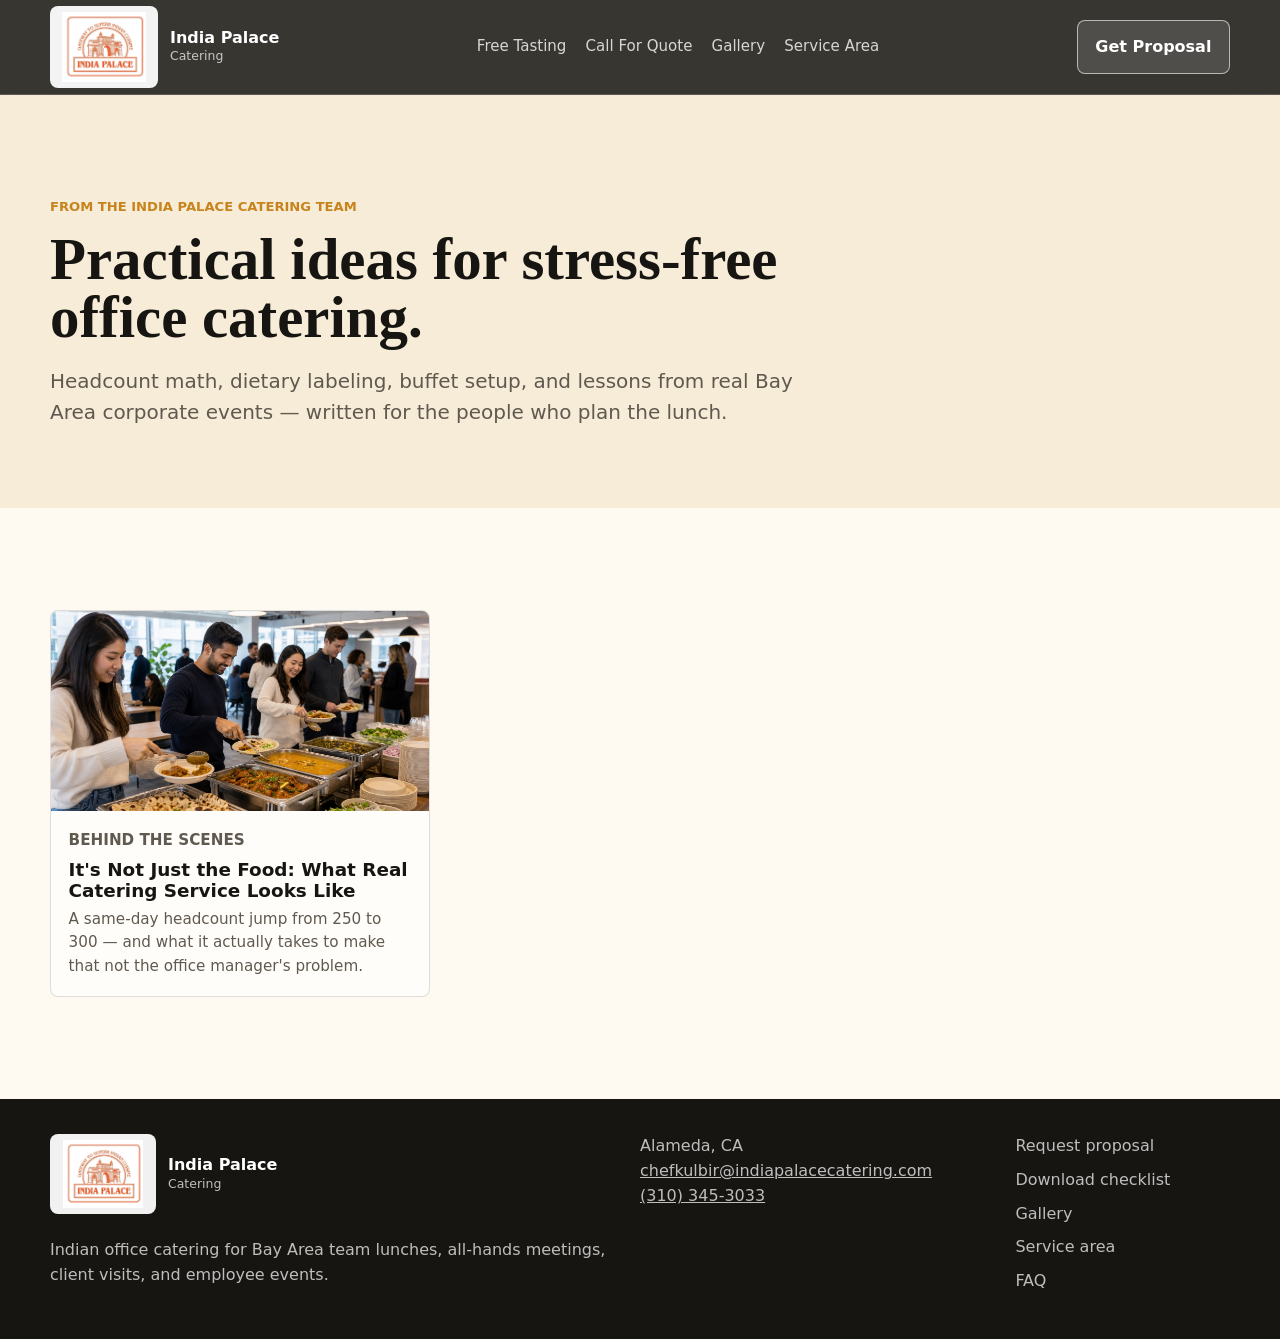
<file: india-palace-office-catering-site 9/blog/index.html>
<!doctype html>
<html lang="en">
  <head>
    <meta charset="utf-8">
    <meta name="viewport" content="width=device-width, initial-scale=1">
    <title>Office Catering Blog | India Palace Catering</title>
    <meta name="description" content="Practical ideas for planning stress-free Bay Area office catering: headcount math, dietary labeling, buffet setup, and lessons from real corporate events.">
    <meta name="robots" content="index, follow, max-image-preview:large">
    <link rel="canonical" href="https://indiapalacecatering.com/blog/">
    <meta property="og:title" content="Office Catering Blog | India Palace Catering">
    <meta property="og:description" content="Practical ideas for planning stress-free Bay Area office catering, from the India Palace Catering team.">
    <meta property="og:type" content="website">
    <meta property="og:url" content="https://indiapalacecatering.com/blog/">
    <meta property="og:image" content="https://indiapalacecatering.com/assets/office-catering-hero.jpg">
    <meta name="twitter:card" content="summary_large_image">
    <link rel="stylesheet" href="../styles.css">
    <script type="application/ld+json">
      {
        "@context": "https://schema.org",
        "@graph": [
          {
            "@type": "Blog",
            "@id": "https://indiapalacecatering.com/blog/#blog",
            "name": "India Palace Catering Blog",
            "url": "https://indiapalacecatering.com/blog/",
            "description": "Practical ideas for planning stress-free Bay Area office catering.",
            "publisher": {
              "@id": "https://indiapalacecatering.com/#business"
            },
            "inLanguage": "en-US",
            "blogPost": [
              {
                "@id": "https://indiapalacecatering.com/blog/its-not-just-the-food/#post"
              }
            ]
          },
          {
            "@type": "BreadcrumbList",
            "itemListElement": [
              {
                "@type": "ListItem",
                "position": 1,
                "name": "Home",
                "item": "https://indiapalacecatering.com/"
              },
              {
                "@type": "ListItem",
                "position": 2,
                "name": "Blog",
                "item": "https://indiapalacecatering.com/blog/"
              }
            ]
          }
        ]
      }
    </script>
  </head>
  <body>
    <a class="skip-link" href="#main">Skip to main content</a>
    <header class="site-header" aria-label="Primary navigation">
      <nav class="nav">
        <a class="brand" href="../" aria-label="India Palace Catering home">
          <img class="brand-logo" src="../assets/india-palace-logo.png" alt="" aria-hidden="true">
          <span>
            <strong>India Palace</strong>
            <small>Catering</small>
          </span>
        </a>
        <button class="nav-toggle" type="button" id="nav-toggle" aria-expanded="false" aria-controls="nav-links">
          <span class="nav-toggle-bar"></span>
          <span class="nav-toggle-bar"></span>
          <span class="nav-toggle-bar"></span>
          <span class="sr-only">Menu</span>
        </button>
        <div class="nav-links" id="nav-links" aria-label="Page sections">
          <a href="../#proposal" data-nav-close>Free Tasting</a>
          <a href="tel:+13103453033" data-nav-close>Call For Quote</a>
          <a href="../#gallery" data-nav-close>Gallery</a>
          <a href="../#service-area" data-nav-close>Service Area</a>
        </div>
        <a class="nav-cta" href="../#proposal">Get Proposal</a>
      </nav>
    </header>

    <main id="main">
      <section class="section blog-hero">
        <div class="section-inner">
          <div class="section-heading">
            <p class="eyebrow">From the India Palace Catering team</p>
            <h1 id="blog-title">Practical ideas for stress-free office catering.</h1>
            <p class="lead">Headcount math, dietary labeling, buffet setup, and lessons from real Bay Area corporate events &mdash; written for the people who plan the lunch.</p>
          </div>
        </div>
      </section>

      <section class="section blog-list-section" aria-labelledby="blog-list-title">
        <div class="section-inner">
          <h2 id="blog-list-title" class="sr-only">Articles</h2>
          <!-- Duplicate blog/_template-post.html into a new blog/[slug]/index.html per article, -->
          <!-- then add a matching .blog-card here (newest first). -->
          <div class="blog-grid">
            <a class="blog-card" href="its-not-just-the-food/">
              <img src="../assets/team-lunch.jpg" alt="Office employees serving themselves Indian lunch from a catered buffet in a bright break room" loading="lazy">
              <div class="blog-card-body">
                <p class="card-kicker">Behind the Scenes</p>
                <h3>It's Not Just the Food: What Real Catering Service Looks Like</h3>
                <p>A same-day headcount jump from 250 to 300 &mdash; and what it actually takes to make that not the office manager's problem.</p>
              </div>
            </a>
          </div>
        </div>
      </section>
    </main>

    <footer class="footer">
      <div class="section-inner footer-grid">
        <div>
          <a class="brand footer-brand" href="../" aria-label="India Palace Catering home">
            <img class="brand-logo" src="../assets/india-palace-logo.png" alt="" aria-hidden="true">
            <span>
              <strong>India Palace</strong>
              <small>Catering</small>
            </span>
          </a>
          <p>Indian office catering for Bay Area team lunches, all-hands meetings, client visits, and employee events.</p>
        </div>
        <address>
          Alameda, CA<br>
          <a href="mailto:chefkulbir@indiapalacecatering.com">chefkulbir@indiapalacecatering.com</a><br>
          <a href="tel:+13103453033">(310) 345-3033</a>
        </address>
        <div class="footer-links">
          <a href="../#proposal">Request proposal</a>
          <a href="../downloads/india-palace-corporate-catering-checklist.pdf">Download checklist</a>
          <a href="../#gallery">Gallery</a>
          <a href="../#service-area">Service area</a>
          <a href="../#faq">FAQ</a>
        </div>
      </div>
    </footer>
    <script src="../script.js"></script>
  </body>
</html>
</file>
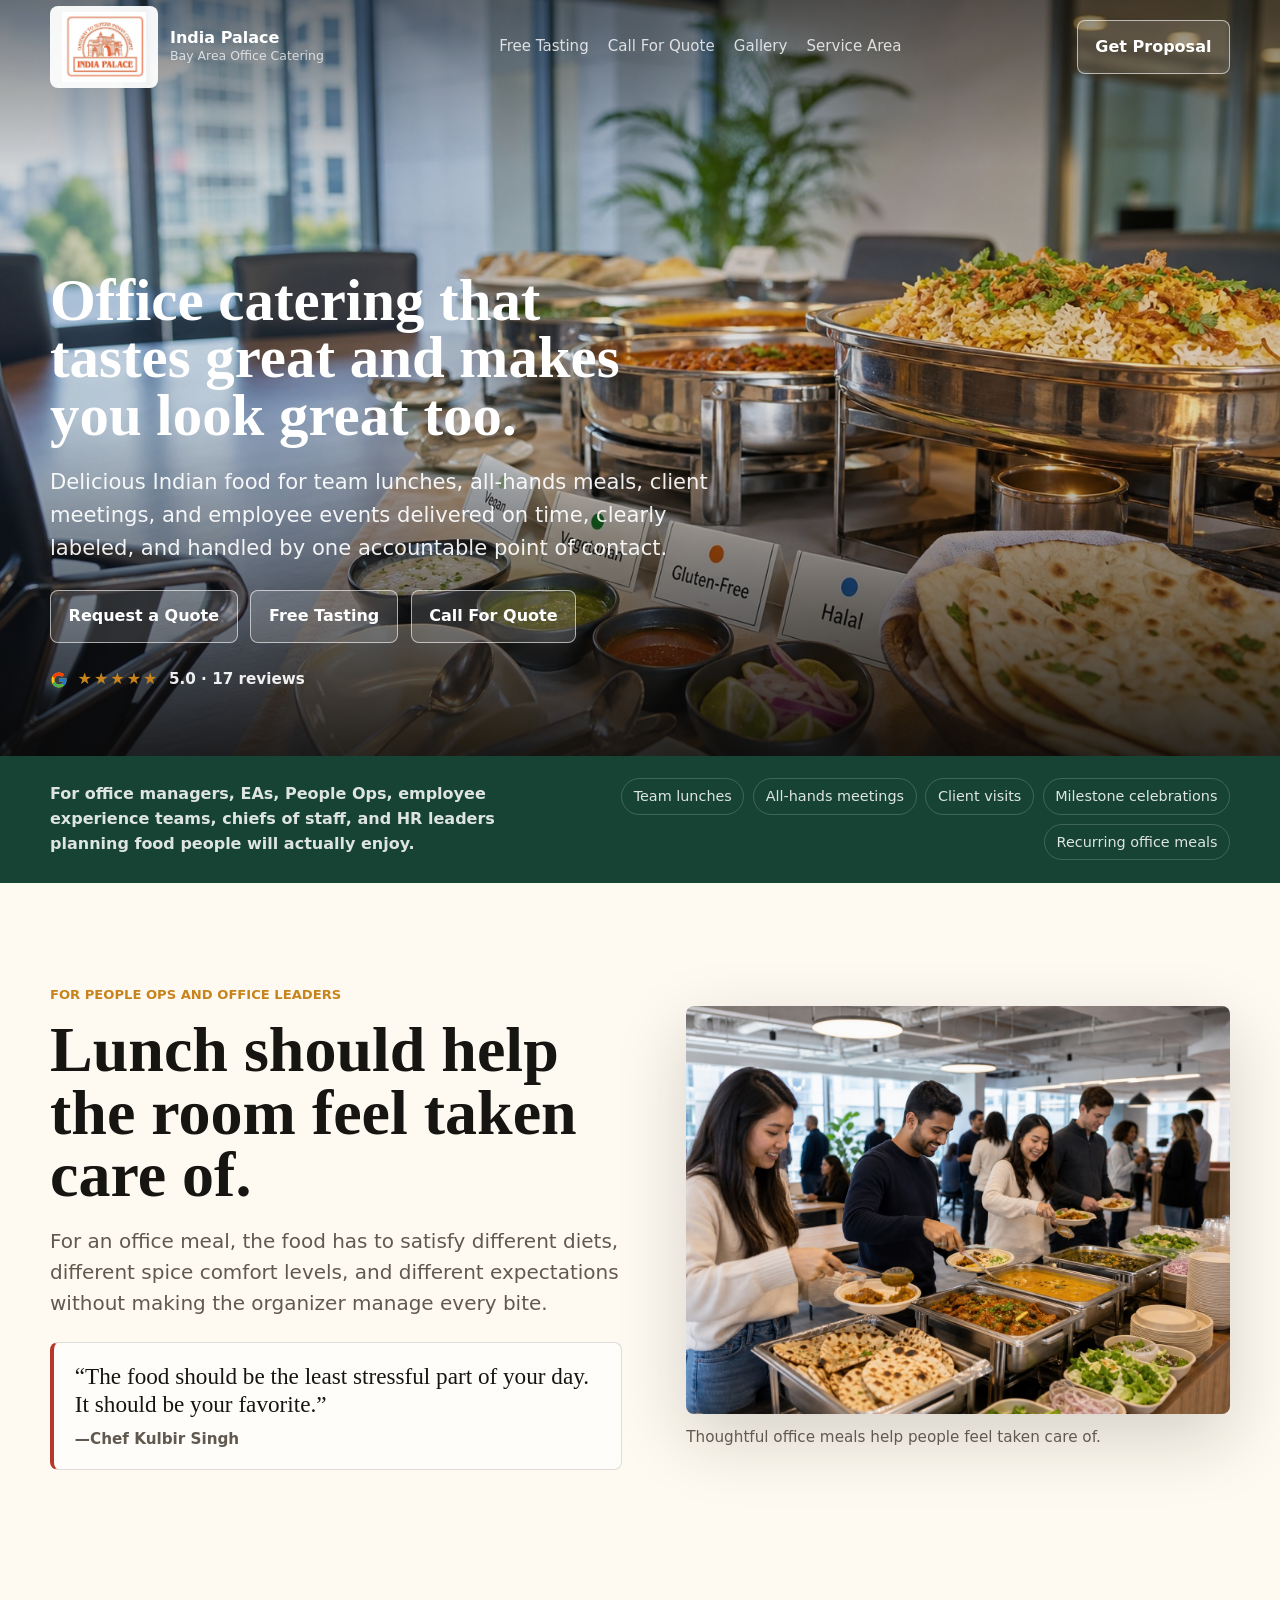
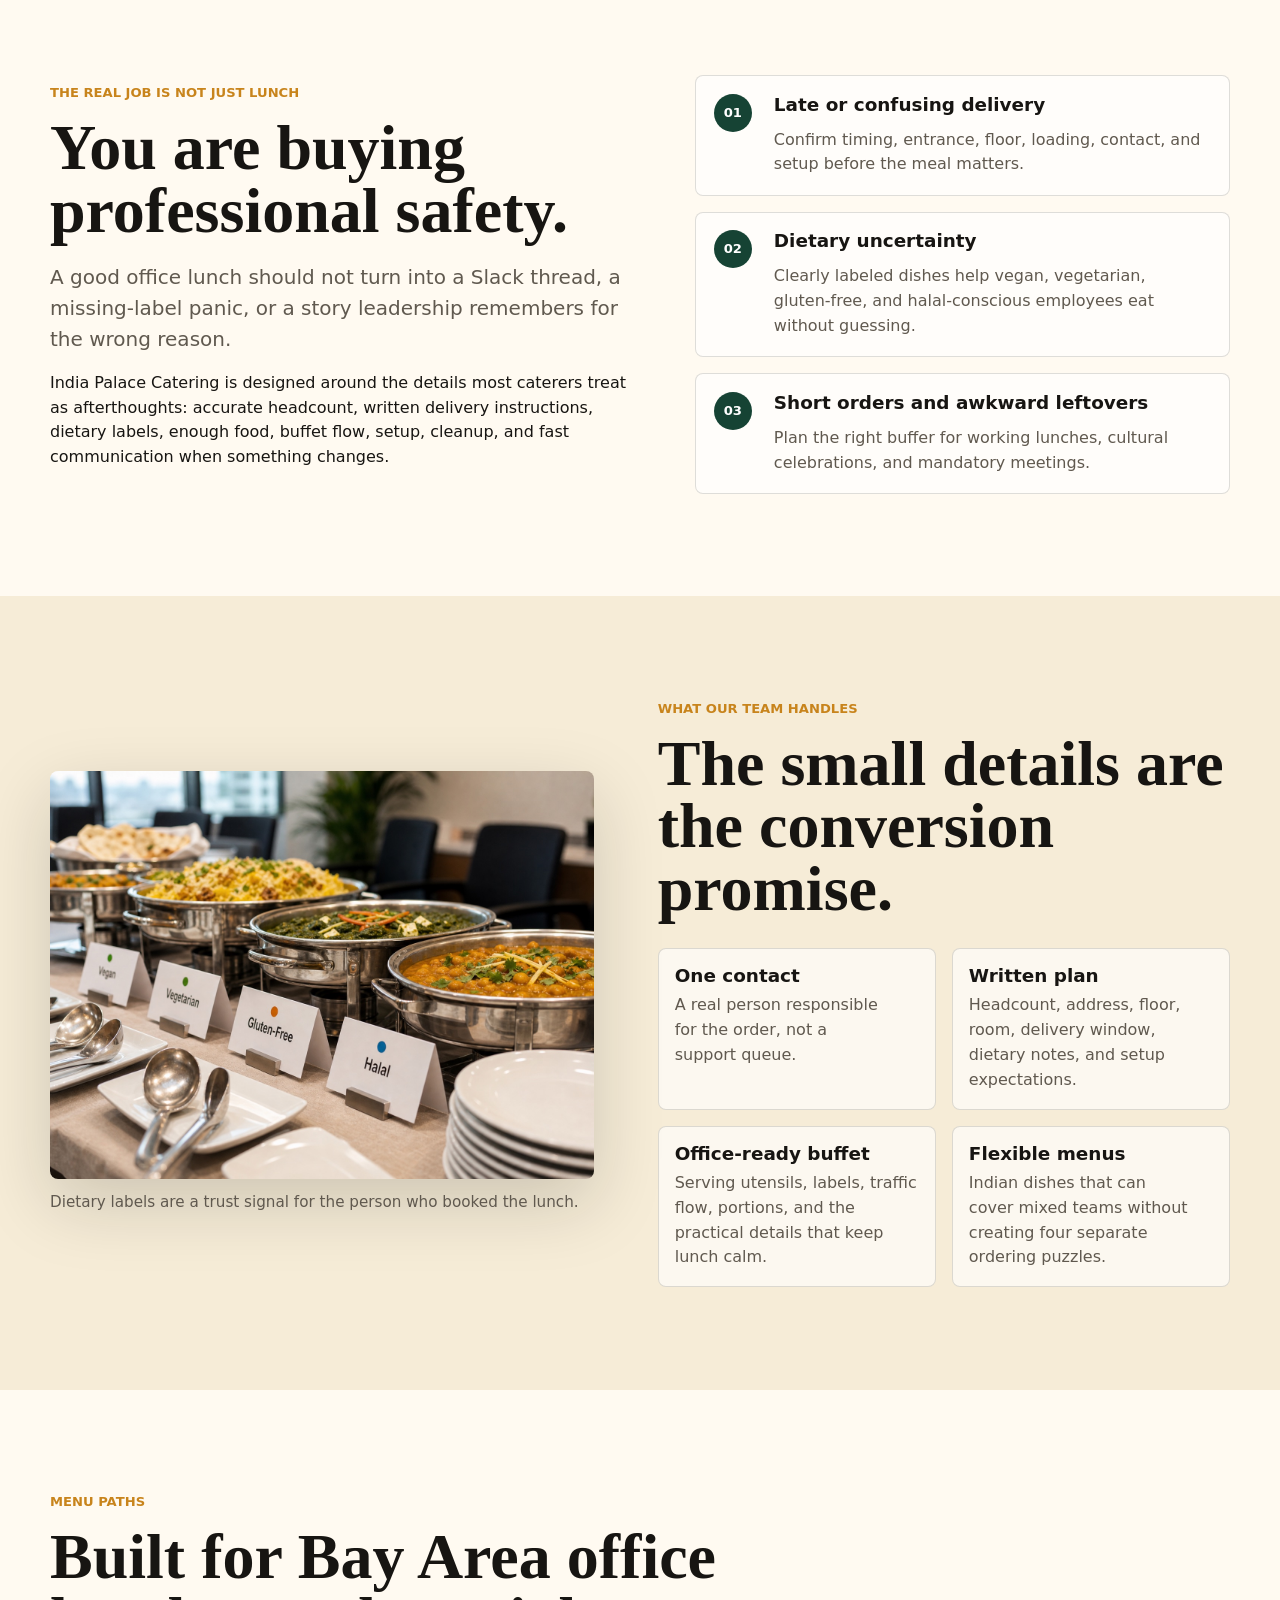
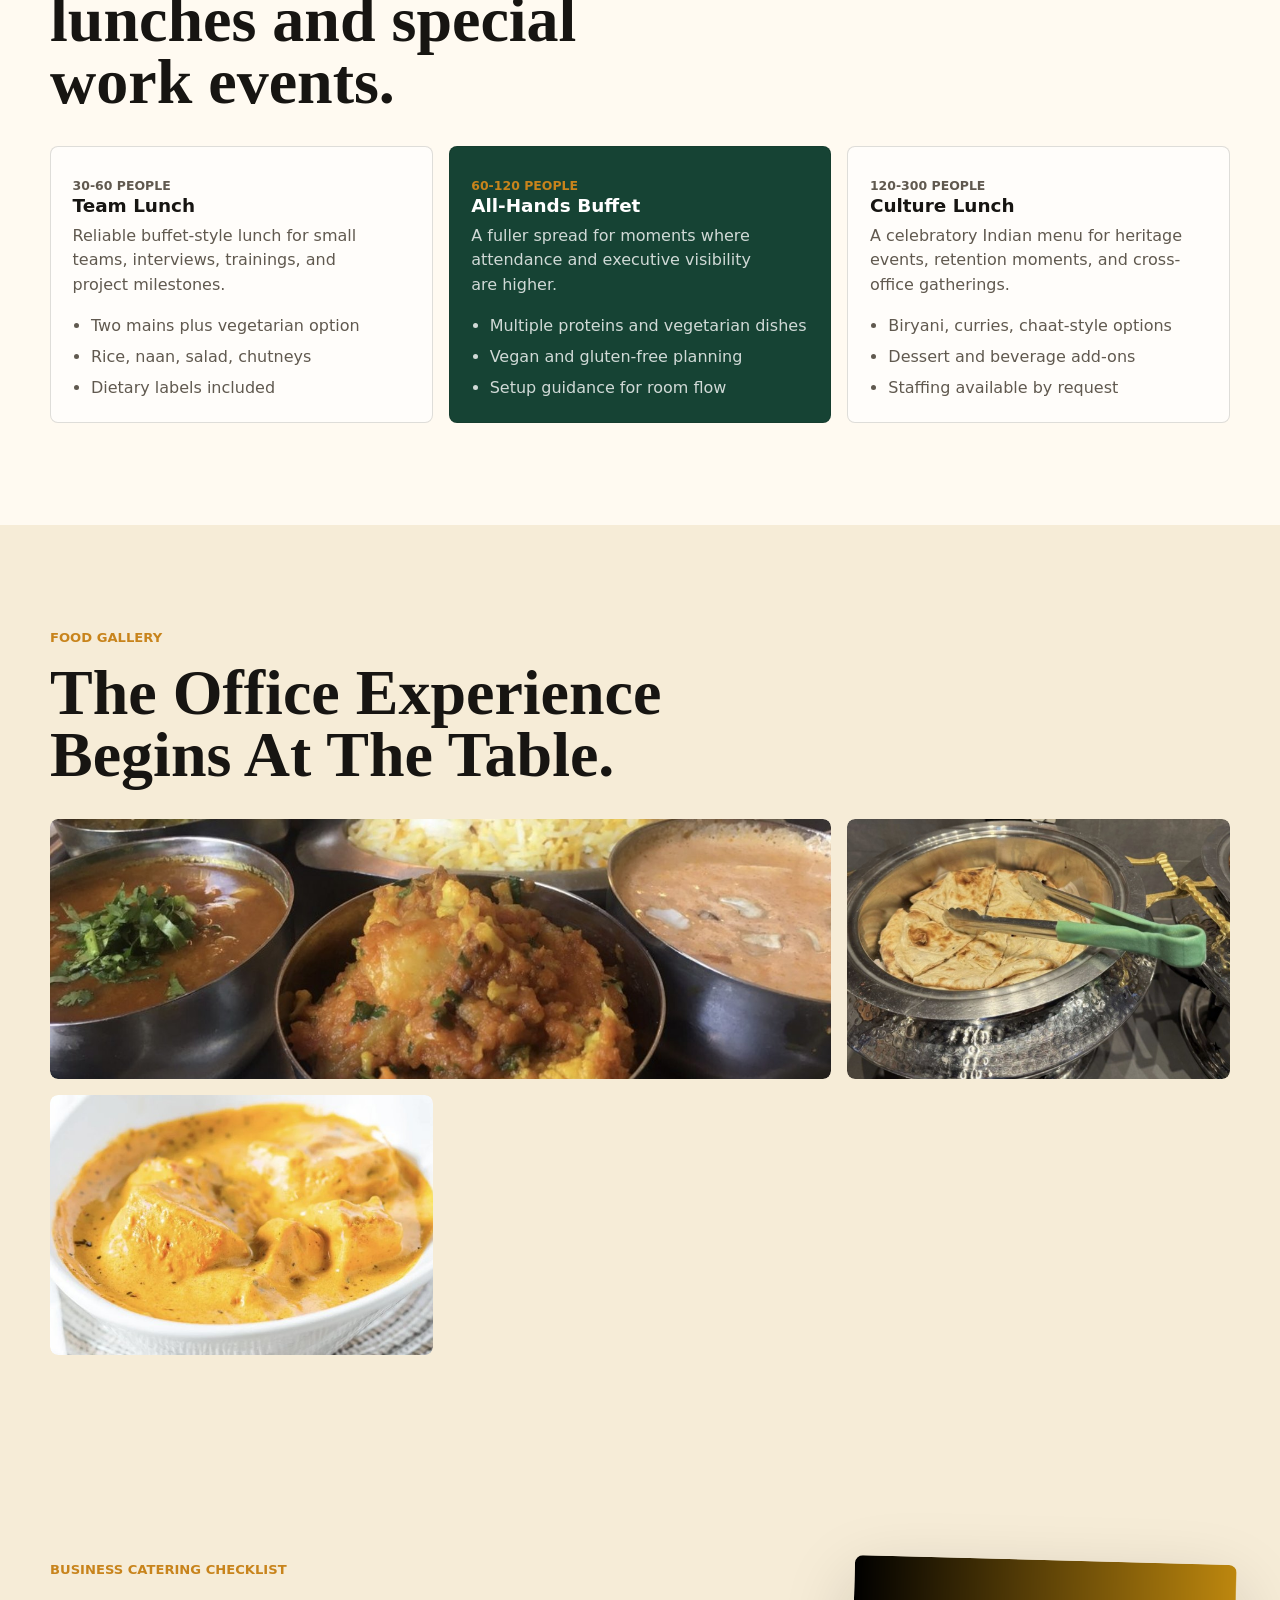
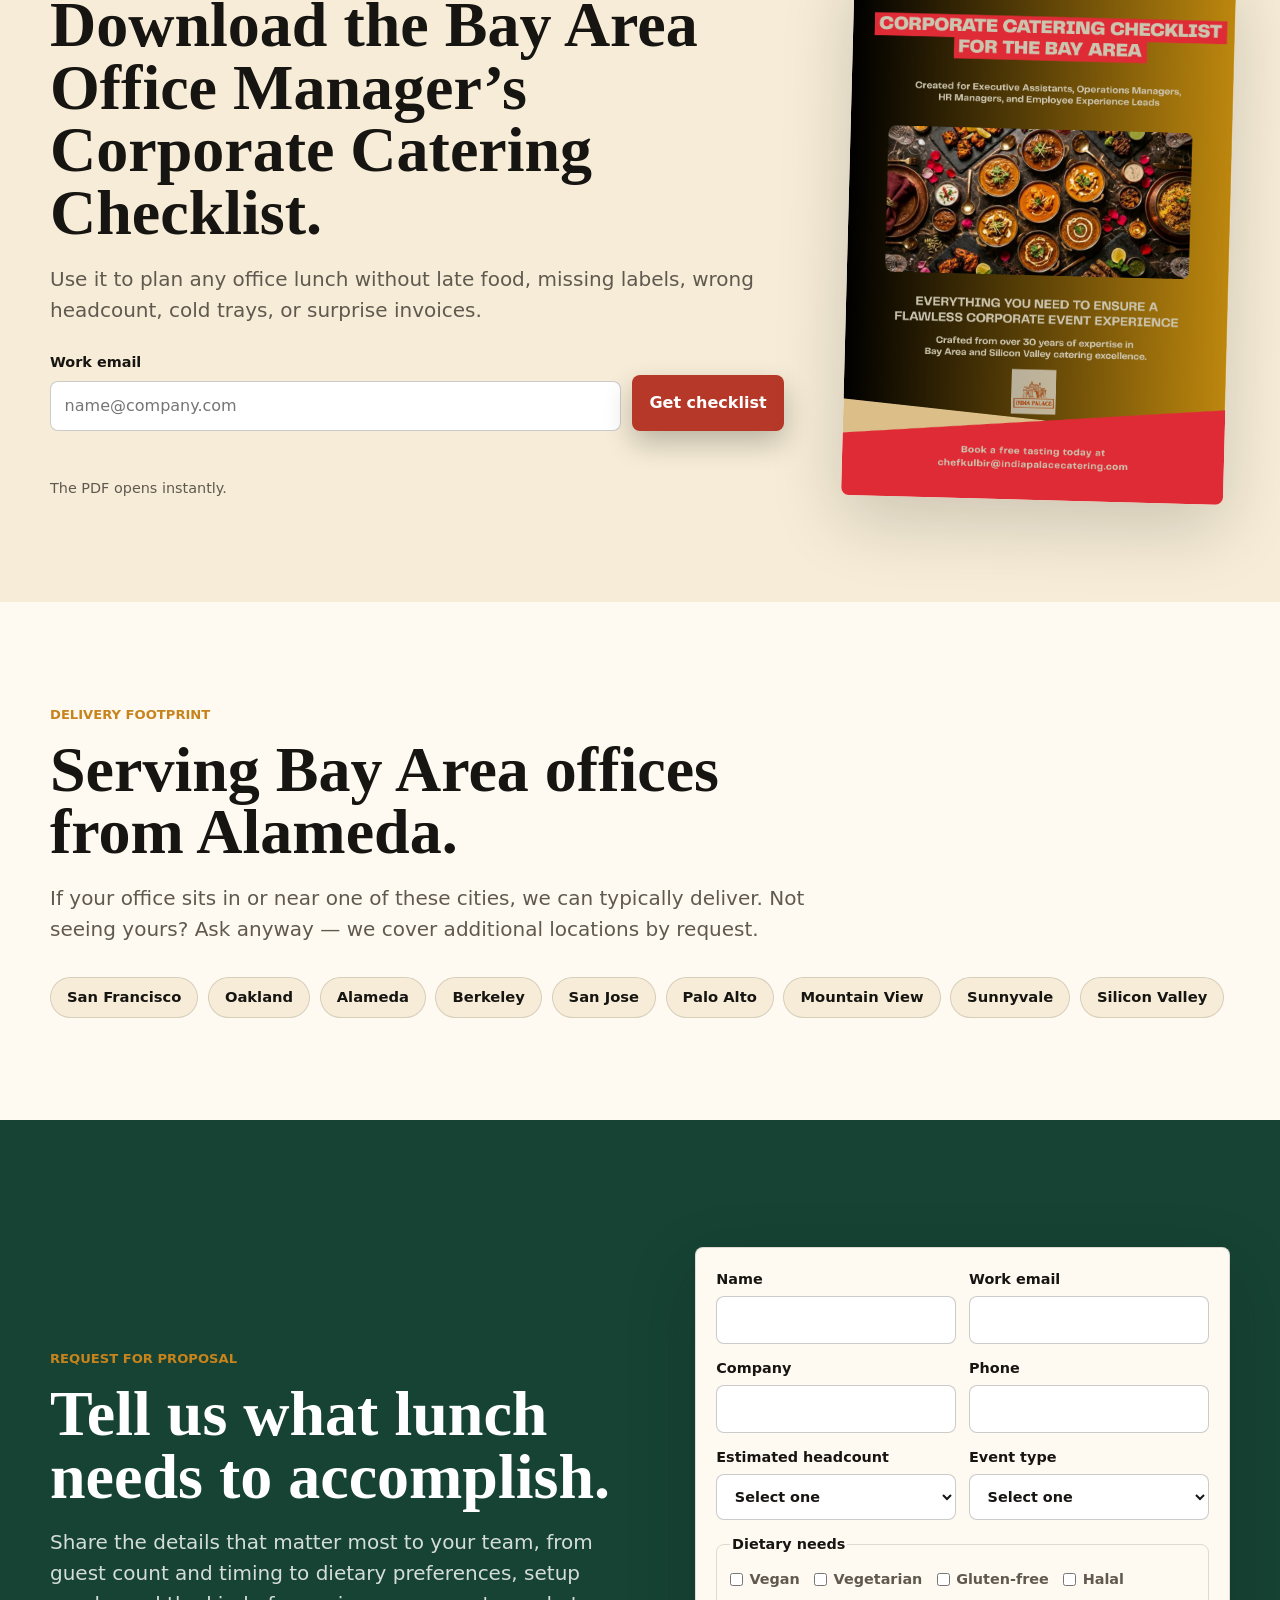
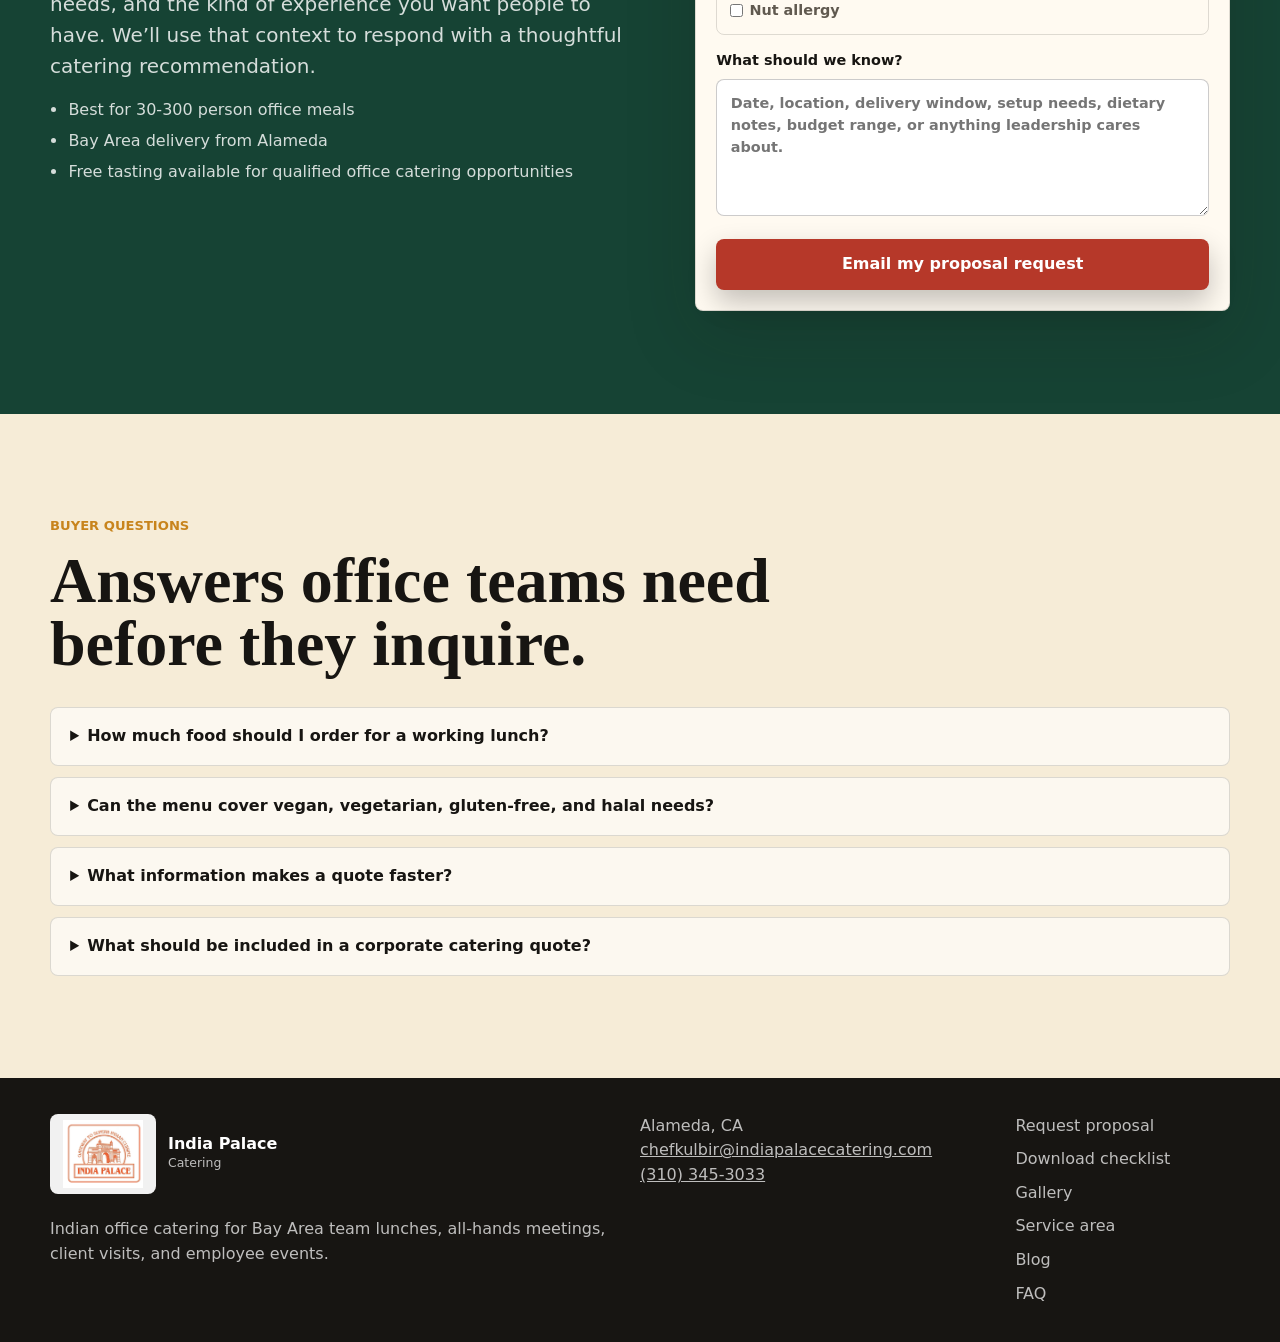
<file: india-palace-office-catering-site 9/office-catering/index.html>
<!doctype html>
<html lang="en">
  <head>
    <meta charset="utf-8">
    <base href="../">
    <meta name="viewport" content="width=device-width, initial-scale=1">
    <title>Bay Area Office Catering | India Palace Catering</title>
    <meta name="description" content="India Palace Catering helps Bay Area office managers plan reliable Indian catering for team lunches, all-hands, client meetings, and employee events for 30-300 people. On-time delivery, dietary labels, setup, cleanup, and one accountable contact.">
    <meta name="robots" content="index, follow, max-image-preview:large">
    <link rel="canonical" href="https://indiapalacecatering.com/office-catering/">
    <meta property="og:title" content="Office Catering That Tastes Great And Makes You Look Great Too">
    <meta property="og:description" content="Indian catering for Bay Area offices: team lunches, all-hands, client meetings, and employee events for 30-300 people.">
    <meta property="og:type" content="website">
    <meta property="og:url" content="https://indiapalacecatering.com/office-catering/">
    <meta property="og:image" content="https://indiapalacecatering.com/assets/office-catering-hero.jpg">
    <meta name="twitter:card" content="summary_large_image">
    <link rel="preload" href="assets/office-catering-hero.jpg" as="image">
    <link rel="stylesheet" href="styles.css">
    <script type="application/ld+json">
      {
        "@context": "https://schema.org",
        "@graph": [
          {
            "@type": "WebSite",
            "@id": "https://indiapalacecatering.com/#website",
            "name": "India Palace Catering",
            "url": "https://indiapalacecatering.com/",
            "inLanguage": "en-US"
          },
          {
            "@type": "LocalBusiness",
            "@id": "https://indiapalacecatering.com/#business",
            "name": "India Palace Catering",
            "url": "https://indiapalacecatering.com/",
            "image": "https://indiapalacecatering.com/assets/office-catering-hero.jpg",
            "email": "chefkulbir@indiapalacecatering.com",
            "telephone": "+1-310-345-3033",
            "address": {
              "@type": "PostalAddress",
              "addressLocality": "Alameda",
              "addressRegion": "CA",
              "addressCountry": "US"
            },
            "areaServed": [
              "San Francisco Bay Area",
              "Silicon Valley",
              "Alameda",
              "Oakland",
              "San Francisco",
              "Berkeley",
              "San Jose",
              "Palo Alto",
              "Mountain View",
              "Sunnyvale"
            ],
            "priceRange": "$$",
            "servesCuisine": "Indian",
            "foundingDate": "1992",
            "description": "Bay Area Indian catering for office lunches, all-hands meetings, client meetings, employee events, and corporate celebrations.",
            "hasMenu": {
              "@type": "Menu",
              "name": "Office Catering Menu Paths",
              "hasMenuSection": [
                {
                  "@type": "MenuSection",
                  "name": "Team Lunch",
                  "description": "Reliable buffet-style lunch for small teams, interviews, trainings, and project milestones. Fits 30 to 60 people."
                },
                {
                  "@type": "MenuSection",
                  "name": "All-Hands Buffet",
                  "description": "A fuller spread for moments where attendance and executive visibility are higher. Fits 60 to 120 people."
                },
                {
                  "@type": "MenuSection",
                  "name": "Culture Lunch",
                  "description": "A celebratory Indian menu for heritage events, retention moments, and cross-office gatherings. Fits 120 to 300 people."
                }
              ]
            }
          },
          {
            "@type": "Service",
            "@id": "https://indiapalacecatering.com/#office-catering",
            "name": "Bay Area Office Catering",
            "provider": {
              "@id": "https://indiapalacecatering.com/#business"
            },
            "serviceType": "Corporate catering and office lunch catering",
            "areaServed": "San Francisco Bay Area",
            "audience": {
              "@type": "Audience",
              "audienceType": "Office managers, executive assistants, operations managers, employee experience managers, chiefs of staff, and HR teams"
            },
            "description": "Reliable Indian office catering for groups of 30 to 300 people with delivery, buffet setup, dietary labels, allergen-conscious planning, and cleanup support."
          },
          {
            "@type": "FAQPage",
            "@id": "https://indiapalacecatering.com/#faq",
            "mainEntity": [
              {
                "@type": "Question",
                "name": "How much notice do Bay Area offices need for catering?",
                "acceptedAnswer": {
                  "@type": "Answer",
                  "text": "Most office lunches should be planned at least 48 hours ahead when possible. India Palace Catering can also discuss urgent or last-minute requests depending on menu, headcount, and delivery location."
                }
              },
              {
                "@type": "Question",
                "name": "Can India Palace Catering handle vegan, vegetarian, gluten-free, and halal needs?",
                "acceptedAnswer": {
                  "@type": "Answer",
                  "text": "Yes. The menu can support common office dietary needs including vegan, vegetarian, gluten-free, and halal-friendly options. Dishes can be labeled so employees do not have to guess."
                }
              },
              {
                "@type": "Question",
                "name": "What office group sizes are a good fit?",
                "acceptedAnswer": {
                  "@type": "Answer",
                  "text": "The site is designed for office catering inquiries for roughly 30 to 300 people, including team lunches, all-hands meetings, client meetings, and employee celebrations."
                }
              },
              {
                "@type": "Question",
                "name": "Does India Palace Catering include setup and cleanup?",
                "acceptedAnswer": {
                  "@type": "Answer",
                  "text": "Setup, labeling, staffing, service style, and cleanup needs should be confirmed in the proposal. The inquiry form asks for those details so the quote reflects the real event requirements."
                }
              }
            ]
          }
        ]
      }
    </script>
  </head>
  <body>
    <a class="skip-link" href="#main">Skip to main content</a>
    <header class="site-header site-header--floating" aria-label="Primary navigation">
      <nav class="nav">
        <a class="brand" href="#" aria-label="India Palace Catering home">
          <img class="brand-logo" src="assets/india-palace-logo.png" alt="" aria-hidden="true">
          <span>
            <strong>India Palace</strong>
            <small>Bay Area Office Catering</small>
          </span>
        </a>
        <button class="nav-toggle" type="button" id="nav-toggle" aria-expanded="false" aria-controls="nav-links">
          <span class="nav-toggle-bar"></span>
          <span class="nav-toggle-bar"></span>
          <span class="nav-toggle-bar"></span>
          <span class="sr-only">Menu</span>
        </button>
        <div class="nav-links" id="nav-links" aria-label="Page sections">
          <a href="#proposal" data-nav-close>Free Tasting</a>
          <a href="tel:+13103453033" data-nav-close>Call For Quote</a>
          <a href="#gallery" data-nav-close>Gallery</a>
          <a href="#service-area" data-nav-close>Service Area</a>
        </div>
        <a class="nav-cta" href="#proposal">Get Proposal</a>
      </nav>
    </header>

    <main id="main">
      <section class="hero" aria-labelledby="hero-title">
        <div class="hero-media">
          <!-- SWAP-IN POINT: replace with new labeled food photography when ready -->
          <img src="assets/office-catering-hero.jpg" alt="Indian office catering buffet with labeled dietary cards in a modern Bay Area conference room">
        </div>
        <div class="hero-scrim" aria-hidden="true"></div>
        <div class="hero-content">
          <h1 id="hero-title">Office catering that tastes great and makes you look great too.</h1>
          <p class="hero-copy hero-copy--desktop">Delicious Indian food for team lunches, all-hands meals, client meetings, and employee events delivered on time, clearly labeled, and handled by one accountable point of contact.</p>
          <div class="hero-cta-group">
            <div class="hero-actions" aria-label="Primary actions">
              <a class="button button-secondary" href="#proposal">Request a Quote</a>
              <a class="button button-secondary" href="#proposal">Free Tasting</a>
              <a class="button button-secondary" href="tel:+13103453033">Call For Quote</a>
            </div>
            <div class="hero-reviews">
              <svg class="hero-reviews-google" xmlns="http://www.w3.org/2000/svg" viewBox="0 0 48 48" width="18" height="18" aria-hidden="true" focusable="false"><path fill="#FFC107" d="M43.611,20.083H42V20H24v8h11.303c-1.649,4.657-6.08,8-11.303,8c-6.627,0-12-5.373-12-12c0-6.627,5.373-12,12-12c3.059,0,5.842,1.154,7.961,3.039l5.657-5.657C34.046,6.053,29.268,4,24,4C12.955,4,4,12.955,4,24c0,11.045,8.955,20,20,20c11.045,0,20-8.955,20-20C44,22.659,43.862,21.35,43.611,20.083z"/><path fill="#FF3D00" d="M6.306,14.691l6.571,4.819C14.655,15.108,18.961,12,24,12c3.059,0,5.842,1.154,7.961,3.039l5.657-5.657C34.046,6.053,29.268,4,24,4C16.318,4,9.656,8.337,6.306,14.691z"/><path fill="#4CAF50" d="M24,44c5.166,0,9.86-1.977,13.409-5.192l-6.19-5.238C29.211,35.091,26.715,36,24,36c-5.202,0-9.619-3.317-11.283-7.946l-6.522,5.025C9.505,39.556,16.227,44,24,44z"/><path fill="#1976D2" d="M43.611,20.083H42V20H24v8h11.303c-0.792,2.237-2.231,4.166-4.087,5.571c0.001-0.001,0.002-0.001,0.003-0.002l6.19,5.238C36.971,39.205,44,34,44,24C44,22.659,43.862,21.35,43.611,20.083z"/></svg>
              <span class="hero-reviews-stars" aria-hidden="true">&#9733;&#9733;&#9733;&#9733;&#9733;</span>
              <span>5.0 &middot; 17 reviews</span>
            </div>
          </div>
        </div>
      </section>

      <p class="hero-copy hero-copy--mobile">Delicious Indian food for team lunches, all-hands meals, client meetings, and employee events delivered on time, clearly labeled, and handled by one accountable point of contact.</p>

      <section class="section trust-band" aria-label="Audience fit">
        <div class="section-inner trust-grid">
          <p>For office managers, EAs, People Ops, employee experience teams, chiefs of staff, and HR leaders planning food people will actually enjoy.</p>
          <ul aria-label="Common office catering occasions">
            <li>Team lunches</li>
            <li>All-hands meetings</li>
            <li>Client visits</li>
            <li>Milestone celebrations</li>
            <li>Recurring office meals</li>
          </ul>
        </div>
      </section>

      <section class="section culture-section" aria-labelledby="culture-title">
        <div class="section-inner media-split reverse">
          <figure>
            <img src="assets/team-lunch.jpg" alt="Office employees serving themselves Indian lunch from a catered buffet in a bright break room">
            <figcaption>Thoughtful office meals help people feel taken care of.</figcaption>
          </figure>
          <div>
            <p class="eyebrow">For People Ops and office leaders</p>
            <h2 id="culture-title">Lunch should help the room feel taken care of.</h2>
            <p class="lead">For an office meal, the food has to satisfy different diets, different spice comfort levels, and different expectations without making the organizer manage every bite.</p>
            <div class="quote-panel">
              <blockquote>
                <p>&ldquo;The food should be the least stressful part of your day. It should be your favorite.&rdquo;</p>
                <footer>&mdash;<cite>Chef Kulbir Singh</cite></footer>
              </blockquote>
            </div>
          </div>
        </div>
      </section>

      <section id="office-catering" class="section problem-section" aria-labelledby="problem-title">
        <div class="section-inner split">
          <div>
            <p class="eyebrow">The real job is not just lunch</p>
            <h2 id="problem-title">You are buying professional safety.</h2>
            <p class="lead">A good office lunch should not turn into a Slack thread, a missing-label panic, or a story leadership remembers for the wrong reason.</p>
            <p>India Palace Catering is designed around the details most caterers treat as afterthoughts: accurate headcount, written delivery instructions, dietary labels, enough food, buffet flow, setup, cleanup, and fast communication when something changes.</p>
          </div>
          <div class="risk-list" aria-label="Office catering risks India Palace helps prevent">
            <article>
              <span>01</span>
              <h3>Late or confusing delivery</h3>
              <p>Confirm timing, entrance, floor, loading, contact, and setup before the meal matters.</p>
            </article>
            <article>
              <span>02</span>
              <h3>Dietary uncertainty</h3>
              <p>Clearly labeled dishes help vegan, vegetarian, gluten-free, and halal-conscious employees eat without guessing.</p>
            </article>
            <article>
              <span>03</span>
              <h3>Short orders and awkward leftovers</h3>
              <p>Plan the right buffer for working lunches, cultural celebrations, and mandatory meetings.</p>
            </article>
          </div>
        </div>
      </section>

      <section class="section operations-section" aria-labelledby="operations-title">
        <div class="section-inner media-split">
          <figure>
            <img src="assets/dietary-labels.jpg" alt="Close-up of labeled Indian catering dishes showing dietary cards for office guests">
            <figcaption>Dietary labels are a trust signal for the person who booked the lunch.</figcaption>
          </figure>
          <div>
            <p class="eyebrow">What our team handles</p>
            <h2 id="operations-title">The small details are the conversion promise.</h2>
            <div class="feature-grid">
              <article>
                <h3>One contact</h3>
                <p>A real person responsible for the order, not a support queue.</p>
              </article>
              <article>
                <h3>Written plan</h3>
                <p>Headcount, address, floor, room, delivery window, dietary notes, and setup expectations.</p>
              </article>
              <article>
                <h3>Office-ready buffet</h3>
                <p>Serving utensils, labels, traffic flow, portions, and the practical details that keep lunch calm.</p>
              </article>
              <article>
                <h3>Flexible menus</h3>
                <p>Indian dishes that can cover mixed teams without creating four separate ordering puzzles.</p>
              </article>
            </div>
          </div>
        </div>
      </section>

      <section id="menus" class="section menus-section" aria-labelledby="menus-title">
        <div class="section-inner">
          <div class="section-heading">
            <p class="eyebrow">Menu paths</p>
            <h2 id="menus-title">Built for Bay Area office lunches and special work events.</h2>
          </div>
          <div class="menu-grid">
            <article class="menu-card">
              <p class="card-kicker">30-60 people</p>
              <h3>Team Lunch</h3>
              <p>Reliable buffet-style lunch for small teams, interviews, trainings, and project milestones.</p>
              <ul>
                <li>Two mains plus vegetarian option</li>
                <li>Rice, naan, salad, chutneys</li>
                <li>Dietary labels included</li>
              </ul>
            </article>
            <article class="menu-card emphasized">
              <p class="card-kicker">60-120 people</p>
              <h3>All-Hands Buffet</h3>
              <p>A fuller spread for moments where attendance and executive visibility are higher.</p>
              <ul>
                <li>Multiple proteins and vegetarian dishes</li>
                <li>Vegan and gluten-free planning</li>
                <li>Setup guidance for room flow</li>
              </ul>
            </article>
            <article class="menu-card">
              <p class="card-kicker">120-300 people</p>
              <h3>Culture Lunch</h3>
              <p>A celebratory Indian menu for heritage events, retention moments, and cross-office gatherings.</p>
              <ul>
                <li>Biryani, curries, chaat-style options</li>
                <li>Dessert and beverage add-ons</li>
                <li>Staffing available by request</li>
              </ul>
            </article>
          </div>
        </div>
      </section>

      <section id="gallery" class="section gallery-section" aria-labelledby="gallery-title">
        <div class="section-inner">
          <div class="section-heading">
            <p class="eyebrow">Food gallery</p>
            <h2 id="gallery-title">The Office Experience Begins At The Table.</h2>
          </div>
          <!-- SWAP-IN POINT: add more <figure> tiles below as new photography arrives -->
          <div class="gallery-grid">
            <figure class="gallery-item gallery-item-wide">
              <img src="assets/gallery-mixed-curries.jpg" alt="Assorted Indian curries, saffron rice, and raita served in steel catering bowls" loading="lazy">
            </figure>
            <figure class="gallery-item">
              <img src="assets/gallery-naan.jpg" alt="Fresh naan bread sliced and served in a chafing dish with tongs" loading="lazy">
            </figure>
            <figure class="gallery-item">
              <img src="assets/gallery-chicken-curry.jpg" alt="Creamy chicken curry in a rich orange sauce" loading="lazy">
            </figure>
          </div>
        </div>
      </section>

      <section id="checklist" class="section checklist-section" aria-labelledby="checklist-title">
        <div class="section-inner checklist-grid">
          <div>
            <p class="eyebrow">Business Catering Checklist</p>
            <h2 id="checklist-title">Download the Bay Area Office Manager’s Corporate Catering Checklist.</h2>
            <p class="lead">Use it to plan any office lunch without late food, missing labels, wrong headcount, cold trays, or surprise invoices.</p>
            <form class="download-form" id="download-form" action="/api/checklist-lead" method="post">
              <label for="download-email">Work email</label>
              <div class="inline-form">
                <input id="download-email" name="email" type="email" autocomplete="email" placeholder="name@company.com" required>
                <button class="button button-primary" type="submit">Get checklist</button>
              </div>
              <p class="form-status" id="download-status" role="status" aria-live="polite"></p>
              <p class="form-note">The PDF opens instantly.</p>
            </form>
          </div>
          <a class="checklist-preview" href="downloads/india-palace-corporate-catering-checklist.pdf" aria-label="Open corporate catering checklist PDF">
            <img src="assets/checklist-cover.png" alt="Cover page for the India Palace Corporate Catering Checklist">
          </a>
        </div>
      </section>

      <section id="service-area" class="section service-area-section" aria-labelledby="service-area-title">
        <div class="section-inner">
          <div class="section-heading">
            <p class="eyebrow">Delivery footprint</p>
            <h2 id="service-area-title">Serving Bay Area offices from Alameda.</h2>
            <p class="lead">If your office sits in or near one of these cities, we can typically deliver. Not seeing yours? Ask anyway &mdash; we cover additional locations by request.</p>
          </div>
          <ul class="service-area-list" aria-label="Cities served">
            <li>San Francisco</li>
            <li>Oakland</li>
            <li>Alameda</li>
            <li>Berkeley</li>
            <li>San Jose</li>
            <li>Palo Alto</li>
            <li>Mountain View</li>
            <li>Sunnyvale</li>
            <li>Silicon Valley</li>
          </ul>
        </div>
      </section>

      <section id="proposal" class="section proposal-section" aria-labelledby="proposal-title">
        <div class="section-inner proposal-grid">
          <div>
            <p class="eyebrow">Request for proposal</p>
            <h2 id="proposal-title">Tell us what lunch needs to accomplish.</h2>
            <p class="lead">Share the details that matter most to your team, from guest count and timing to dietary preferences, setup needs, and the kind of experience you want people to have. We’ll use that context to respond with a thoughtful catering recommendation.</p>
            <ul class="proposal-points">
              <li>Best for 30-300 person office meals</li>
              <li>Bay Area delivery from Alameda</li>
              <li>Free tasting available for qualified office catering opportunities</li>
            </ul>
          </div>
          <form class="proposal-form" id="proposal-form">
            <div class="field-pair">
              <label for="name">Name<input id="name" name="name" autocomplete="name" required></label>
              <label for="email">Work email<input id="email" name="email" type="email" autocomplete="email" required></label>
            </div>
            <div class="field-pair">
              <label for="company">Company<input id="company" name="company" autocomplete="organization"></label>
              <label for="phone">Phone<input id="phone" name="phone" type="tel" autocomplete="tel"></label>
            </div>
            <div class="field-pair">
              <label for="headcount">Estimated headcount
                <select id="headcount" name="headcount" required>
                  <option value="">Select one</option>
                  <option>30-50</option>
                  <option>50-75</option>
                  <option>75-100</option>
                  <option>100-150</option>
                  <option>150-200</option>
                  <option>200-300</option>
                  <option>300+</option>
                </select>
              </label>
              <label for="event-type">Event type
                <select id="event-type" name="event_type" required>
                  <option value="">Select one</option>
                  <option>Team lunch</option>
                  <option>All-hands meeting</option>
                  <option>Client meeting</option>
                  <option>Employee celebration</option>
                  <option>Recurring office lunch</option>
                  <option>Other office event</option>
                </select>
              </label>
            </div>
            <fieldset>
              <legend>Dietary needs</legend>
              <label><input type="checkbox" name="dietary" value="Vegan"> Vegan</label>
              <label><input type="checkbox" name="dietary" value="Vegetarian"> Vegetarian</label>
              <label><input type="checkbox" name="dietary" value="Gluten-free"> Gluten-free</label>
              <label><input type="checkbox" name="dietary" value="Halal"> Halal</label>
              <label><input type="checkbox" name="dietary" value="Nut allergy"> Nut allergy</label>
            </fieldset>
            <label for="details">What should we know?
              <textarea id="details" name="details" rows="5" placeholder="Date, location, delivery window, setup needs, dietary notes, budget range, or anything leadership cares about."></textarea>
            </label>
            <button class="button button-primary full-width" type="submit">Email my proposal request</button>
          </form>
        </div>
      </section>

      <section id="faq" class="section faq-section" aria-labelledby="faq-title">
        <div class="section-inner">
          <div class="section-heading">
            <p class="eyebrow">Buyer questions</p>
            <h2 id="faq-title">Answers office teams need before they inquire.</h2>
          </div>
          <div class="faq-list">
            <details>
              <summary>How much food should I order for a working lunch?</summary>
              <p>For a desk or meeting-room lunch, plan around 85% of confirmed headcount plus a 10% buffer. For an all-hands or mandatory meeting, order for the full headcount.</p>
            </details>
            <details>
              <summary>Can the menu cover vegan, vegetarian, gluten-free, and halal needs?</summary>
              <p>Yes. Indian menus are especially flexible for mixed office teams because vegetarian, vegan, lentil, rice, and halal-friendly options can live naturally in the same buffet.</p>
            </details>
            <details>
              <summary>What information makes a quote faster?</summary>
              <p>Headcount, date, delivery address, floor or room, delivery window, event type, dietary restrictions, setup expectations, cleanup needs, and whether leadership or clients will attend.</p>
            </details>
            <details>
              <summary>What should be included in a corporate catering quote?</summary>
              <p>Ask for food cost, delivery, setup, equipment, service staff, cleanup, gratuity, dietary labeling, and any additional fees. A clear quote prevents surprise invoices.</p>
            </details>
          </div>
        </div>
      </section>
    </main>

    <footer class="footer">
      <div class="section-inner footer-grid">
        <div>
          <a class="brand footer-brand" href="#" aria-label="India Palace Catering home">
            <img class="brand-logo" src="assets/india-palace-logo.png" alt="" aria-hidden="true">
            <span>
              <strong>India Palace</strong>
              <small>Catering</small>
            </span>
          </a>
          <p>Indian office catering for Bay Area team lunches, all-hands meetings, client visits, and employee events.</p>
        </div>
        <address>
          Alameda, CA<br>
          <a href="mailto:chefkulbir@indiapalacecatering.com">chefkulbir@indiapalacecatering.com</a><br>
          <a href="tel:+13103453033">(310) 345-3033</a>
        </address>
        <div class="footer-links">
          <a href="#proposal">Request proposal</a>
          <a href="downloads/india-palace-corporate-catering-checklist.pdf">Download checklist</a>
          <a href="#gallery">Gallery</a>
          <a href="#service-area">Service area</a>
          <a href="blog/">Blog</a>
          <a href="#faq">FAQ</a>
        </div>
      </div>
    </footer>
    <script src="script.js"></script>
  </body>
</html>
</file>
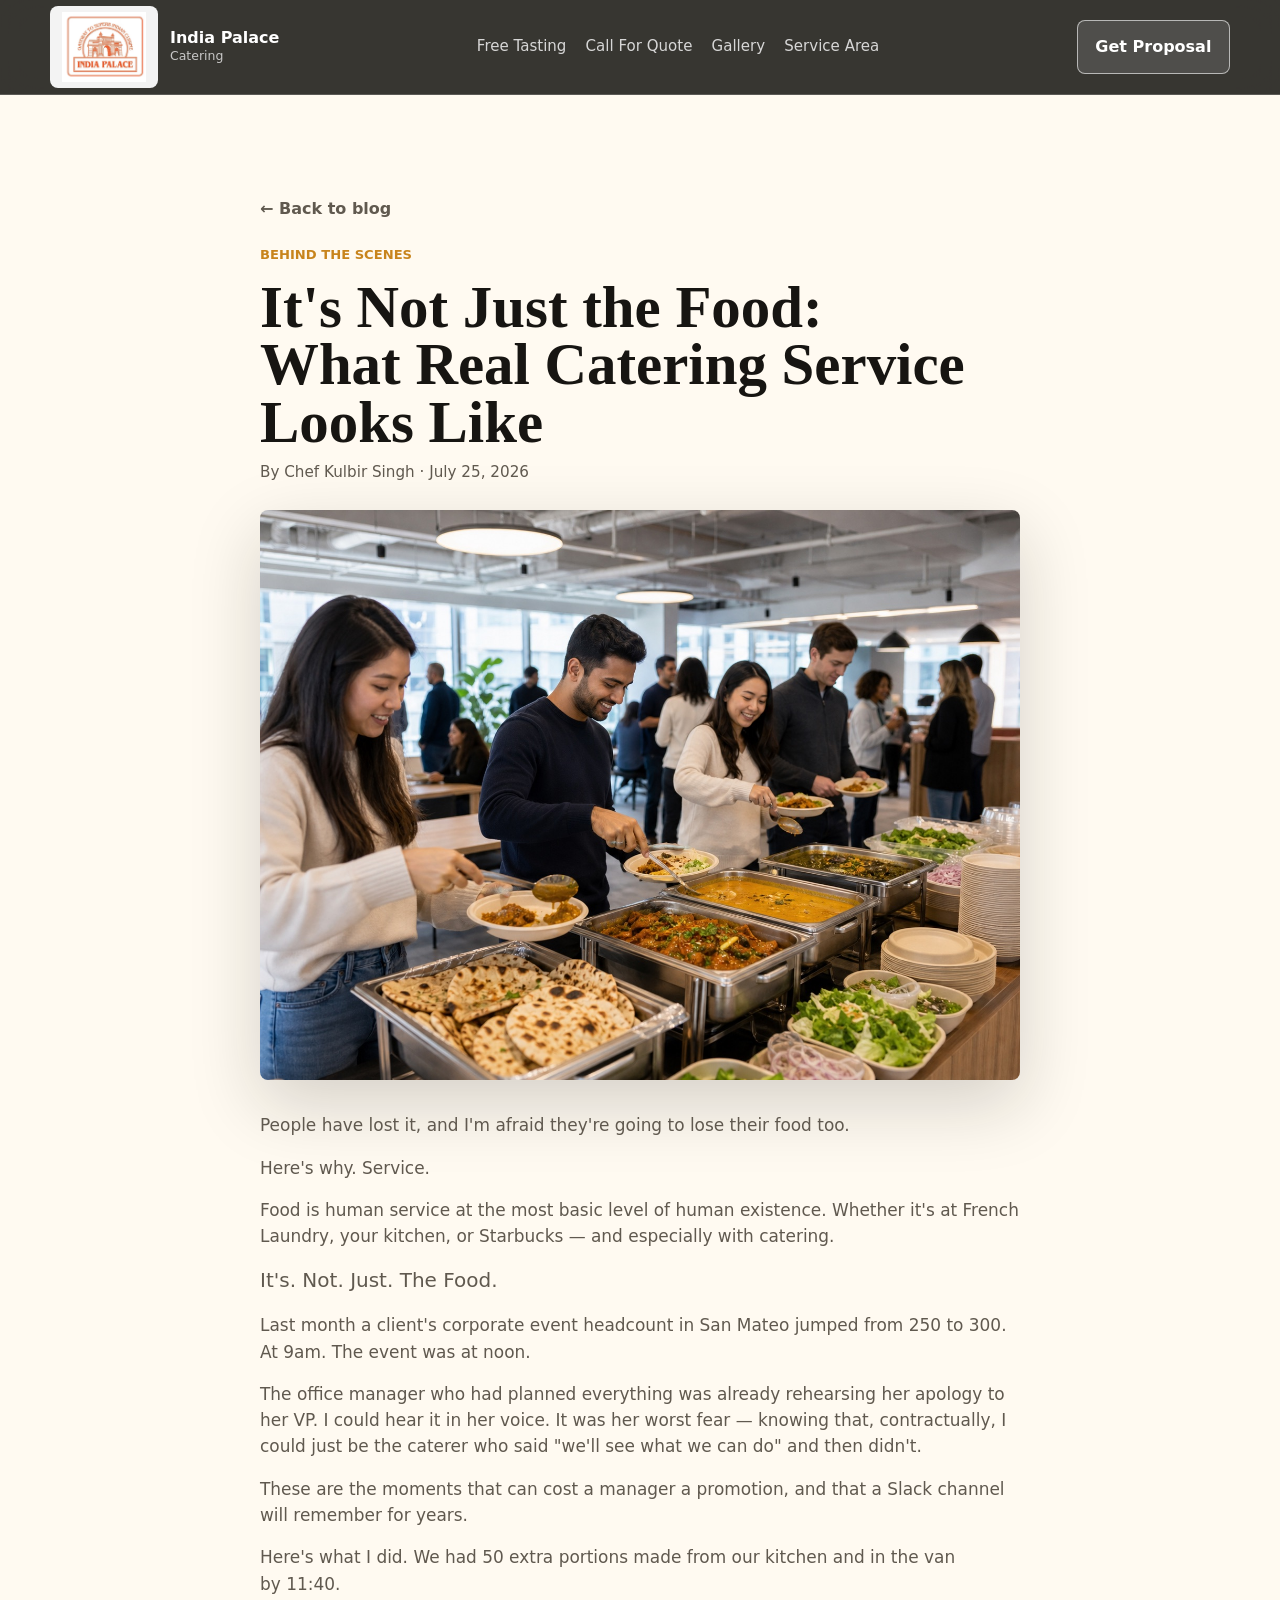
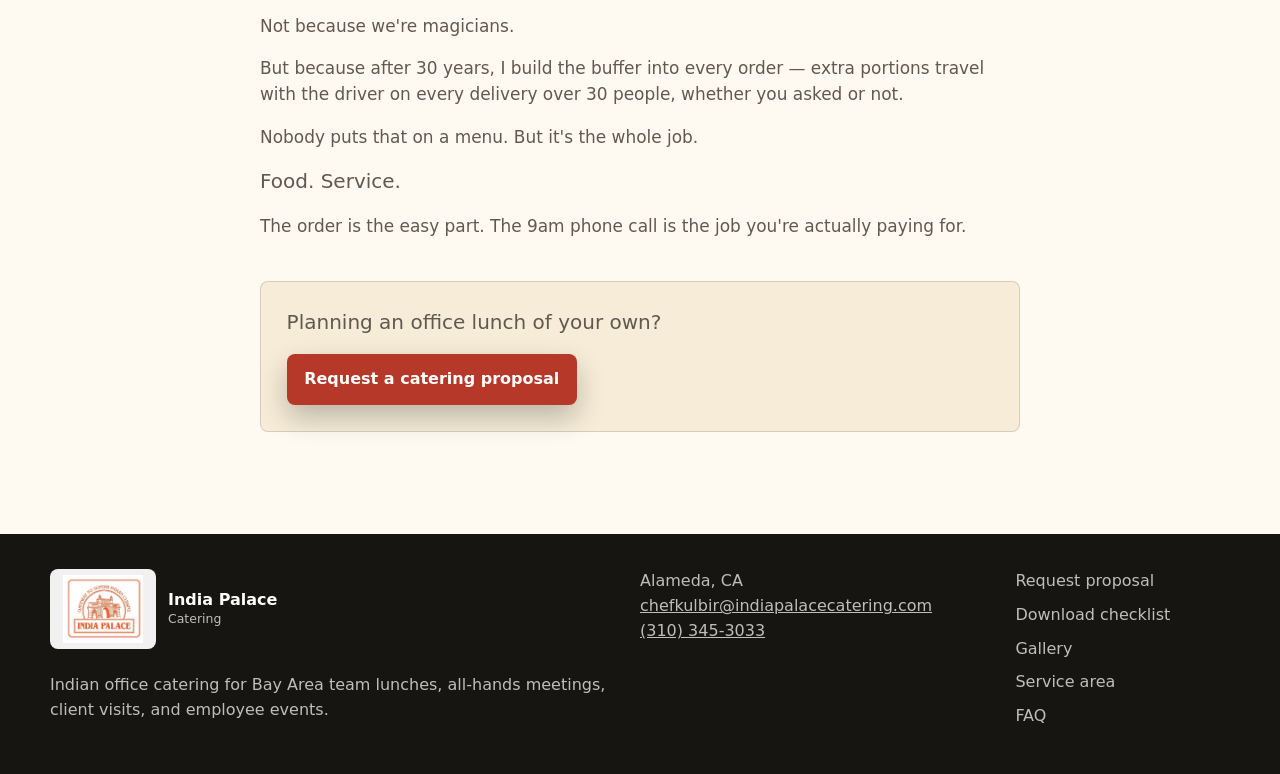
<file: india-palace-office-catering-site 9/blog/its-not-just-the-food/index.html>
<!doctype html>
<html lang="en">
  <head>
    <meta charset="utf-8">
    <meta name="viewport" content="width=device-width, initial-scale=1">
    <title>It's Not Just the Food | India Palace Catering</title>
    <meta name="description" content="When a Bay Area office lunch headcount jumped from 250 to 300 with three hours' notice, this is what real catering service looks like.">
    <meta name="robots" content="index, follow, max-image-preview:large">
    <link rel="canonical" href="https://indiapalacecatering.com/blog/its-not-just-the-food/">
    <meta property="og:title" content="It's Not Just the Food: What Real Catering Service Looks Like">
    <meta property="og:description" content="When a Bay Area office lunch headcount jumped from 250 to 300 with three hours' notice, this is what real catering service looks like.">
    <meta property="og:type" content="article">
    <meta property="og:url" content="https://indiapalacecatering.com/blog/its-not-just-the-food/">
    <meta property="og:image" content="https://indiapalacecatering.com/assets/team-lunch.jpg">
    <meta name="twitter:card" content="summary_large_image">
    <link rel="stylesheet" href="../../styles.css">
    <script type="application/ld+json">
      {
        "@context": "https://schema.org",
        "@type": "BlogPosting",
        "@id": "https://indiapalacecatering.com/blog/its-not-just-the-food/#post",
        "headline": "It's Not Just the Food: What Real Catering Service Looks Like",
        "description": "When a Bay Area office lunch headcount jumped from 250 to 300 with three hours' notice, this is what real catering service looks like.",
        "image": "https://indiapalacecatering.com/assets/team-lunch.jpg",
        "datePublished": "2026-07-25",
        "dateModified": "2026-07-25",
        "author": {
          "@type": "Person",
          "name": "Chef Kulbir Singh"
        },
        "publisher": {
          "@id": "https://indiapalacecatering.com/#business"
        },
        "mainEntityOfPage": "https://indiapalacecatering.com/blog/its-not-just-the-food/"
      }
    </script>
  </head>
  <body>
    <a class="skip-link" href="#main">Skip to main content</a>
    <header class="site-header" aria-label="Primary navigation">
      <nav class="nav">
        <a class="brand" href="../../" aria-label="India Palace Catering home">
          <img class="brand-logo" src="../../assets/india-palace-logo.png" alt="" aria-hidden="true">
          <span>
            <strong>India Palace</strong>
            <small>Catering</small>
          </span>
        </a>
        <button class="nav-toggle" type="button" id="nav-toggle" aria-expanded="false" aria-controls="nav-links">
          <span class="nav-toggle-bar"></span>
          <span class="nav-toggle-bar"></span>
          <span class="nav-toggle-bar"></span>
          <span class="sr-only">Menu</span>
        </button>
        <div class="nav-links" id="nav-links" aria-label="Page sections">
          <a href="../../#proposal" data-nav-close>Free Tasting</a>
          <a href="tel:+13103453033" data-nav-close>Call For Quote</a>
          <a href="../../#gallery" data-nav-close>Gallery</a>
          <a href="../../#service-area" data-nav-close>Service Area</a>
        </div>
        <a class="nav-cta" href="../../#proposal">Get Proposal</a>
      </nav>
    </header>

    <main id="main">
      <article class="section blog-post">
        <div class="section-inner blog-post-inner">
          <a class="blog-back" href="../">&larr; Back to blog</a>
          <p class="eyebrow">Behind the Scenes</p>
          <h1>It's Not Just the Food: What Real Catering Service Looks Like</h1>
          <p class="blog-byline">By Chef Kulbir Singh &middot; July 25, 2026</p>
          <!-- SWAP-IN POINT: replace with a real photo from this event or similar when ready -->
          <figure class="blog-post-hero">
            <img src="../../assets/team-lunch.jpg" alt="Office employees serving themselves Indian lunch from a catered buffet in a bright break room">
          </figure>
          <div class="blog-body">
            <p>People have lost it, and I'm afraid they're going to lose their food too.</p>
            <p>Here's why. Service.</p>
            <p>Food is human service at the most basic level of human existence. Whether it's at French Laundry, your kitchen, or Starbucks &mdash; and especially with catering.</p>
            <p class="lead">It's. Not. Just. The Food.</p>
            <p>Last month a client's corporate event headcount in San Mateo jumped from 250 to 300. At 9am. The event was at noon.</p>
            <p>The office manager who had planned everything was already rehearsing her apology to her VP. I could hear it in her voice. It was her worst fear &mdash; knowing that, contractually, I could just be the caterer who said "we'll see what we can do" and then didn't.</p>
            <p>These are the moments that can cost a manager a promotion, and that a Slack channel will remember for years.</p>
            <p>Here's what I did. We had 50 extra portions made from our kitchen and in the van by 11:40.</p>
            <p>Not because we're magicians.</p>
            <p>But because after 30 years, I build the buffer into every order &mdash; extra portions travel with the driver on every delivery over 30 people, whether you asked or not.</p>
            <p>Nobody puts that on a menu. But it's the whole job.</p>
            <p class="lead">Food. Service.</p>
            <p>The order is the easy part. The 9am phone call is the job you're actually paying for.</p>
          </div>
          <div class="blog-post-cta">
            <p class="lead">Planning an office lunch of your own?</p>
            <a class="button button-primary" href="../../#proposal">Request a catering proposal</a>
          </div>
        </div>
      </article>
    </main>

    <footer class="footer">
      <div class="section-inner footer-grid">
        <div>
          <a class="brand footer-brand" href="../../" aria-label="India Palace Catering home">
            <img class="brand-logo" src="../../assets/india-palace-logo.png" alt="" aria-hidden="true">
            <span>
              <strong>India Palace</strong>
              <small>Catering</small>
            </span>
          </a>
          <p>Indian office catering for Bay Area team lunches, all-hands meetings, client visits, and employee events.</p>
        </div>
        <address>
          Alameda, CA<br>
          <a href="mailto:chefkulbir@indiapalacecatering.com">chefkulbir@indiapalacecatering.com</a><br>
          <a href="tel:+13103453033">(310) 345-3033</a>
        </address>
        <div class="footer-links">
          <a href="../../#proposal">Request proposal</a>
          <a href="../../downloads/india-palace-corporate-catering-checklist.pdf">Download checklist</a>
          <a href="../../#gallery">Gallery</a>
          <a href="../../#service-area">Service area</a>
          <a href="../../#faq">FAQ</a>
        </div>
      </div>
    </footer>
    <script src="../../script.js"></script>
  </body>
</html>
</file>
<file: styles.css>
:root {
  --ink: #171512;
  --muted: #60594f;
  --paper: #fffaf1;
  --cream: #f6ecd7;
  --saffron: #c8841c;
  --red: #b63829;
  --red-dark: #872a22;
  --green: #164334;
  --green-2: #225c47;
  --line: rgba(23, 21, 18, 0.14);
  --white: #ffffff;
  --shadow: 0 24px 70px rgba(23, 21, 18, 0.18);
}

* {
  box-sizing: border-box;
}

html {
  scroll-behavior: smooth;
}

body {
  margin: 0;
  background: var(--paper);
  color: var(--ink);
  font-family: Inter, ui-sans-serif, system-ui, -apple-system, BlinkMacSystemFont, "Segoe UI", sans-serif;
  line-height: 1.55;
}

img {
  display: block;
  max-width: 100%;
}

a {
  color: inherit;
}

code {
  border: 1px solid var(--line);
  border-radius: 4px;
  padding: 0.1rem 0.3rem;
  background: rgba(255, 255, 255, 0.48);
  font-size: 0.9em;
}

.skip-link {
  position: absolute;
  left: 1rem;
  top: -4rem;
  z-index: 10;
  background: var(--ink);
  color: var(--white);
  padding: 0.7rem 1rem;
}

.skip-link:focus {
  top: 1rem;
}

.site-header {
  position: sticky;
  top: 0;
  z-index: 20;
  border-bottom: 1px solid rgba(255, 255, 255, 0.18);
  background: rgba(23, 21, 18, 0.86);
  color: var(--white);
  backdrop-filter: blur(18px);
}

.site-header--floating {
  position: absolute;
  top: 0;
  left: 0;
  right: 0;
  border-bottom: 0;
  background: transparent;
  backdrop-filter: none;
}

.sr-only {
  position: absolute;
  width: 1px;
  height: 1px;
  padding: 0;
  margin: -1px;
  overflow: hidden;
  clip: rect(0, 0, 0, 0);
  white-space: nowrap;
  border: 0;
}

.nav {
  position: relative;
  width: min(1180px, calc(100% - 32px));
  min-height: 94px;
  margin: 0 auto;
  display: flex;
  align-items: center;
  justify-content: space-between;
  gap: 1.4rem;
}

.nav-toggle {
  display: none;
  flex-direction: column;
  justify-content: center;
  align-items: center;
  gap: 5px;
  width: 44px;
  height: 44px;
  border: 1px solid rgba(255, 255, 255, 0.28);
  border-radius: 8px;
  background: transparent;
  cursor: pointer;
  order: 2;
}

.nav-toggle-bar {
  width: 20px;
  height: 2px;
  background: var(--white);
  transition: transform 0.2s ease, opacity 0.2s ease;
}

.nav-toggle[aria-expanded="true"] .nav-toggle-bar:nth-child(1) {
  transform: translateY(7px) rotate(45deg);
}

.nav-toggle[aria-expanded="true"] .nav-toggle-bar:nth-child(2) {
  opacity: 0;
}

.nav-toggle[aria-expanded="true"] .nav-toggle-bar:nth-child(3) {
  transform: translateY(-7px) rotate(-45deg);
}

.brand {
  display: inline-flex;
  align-items: center;
  gap: 0.75rem;
  text-decoration: none;
}

.brand-logo {
  width: 108px;
  height: 82px;
  border-radius: 8px;
  object-fit: contain;
  background: rgba(255, 255, 255, 0.94);
  padding: 6px;
}

.brand strong,
.brand small {
  display: block;
}

.brand strong {
  font-size: 1rem;
  line-height: 1.1;
}

.brand small {
  color: rgba(255, 255, 255, 0.72);
  font-size: 0.78rem;
}

.nav-links {
  display: flex;
  align-items: center;
  gap: 1.2rem;
  color: rgba(255, 255, 255, 0.8);
  font-size: 0.94rem;
}

.nav-links a,
.footer-links a {
  text-decoration: none;
}

.nav-links a:hover,
.footer-links a:hover {
  color: var(--saffron);
}

.nav-cta,
.button {
  min-height: 44px;
  border: 0;
  border-radius: 8px;
  display: inline-flex;
  align-items: center;
  justify-content: center;
  gap: 0.5rem;
  padding: 0.82rem 1.1rem;
  font: inherit;
  font-weight: 800;
  text-decoration: none;
  cursor: pointer;
}

.nav-cta {
  background: rgba(255, 255, 255, 0.12);
  border: 1px solid rgba(255, 255, 255, 0.6);
  color: var(--white);
}

.nav-cta:hover {
  background: rgba(255, 255, 255, 0.24);
}

.hero {
  position: relative;
  height: clamp(640px, 84vh, 800px);
  overflow: hidden;
  color: var(--white);
}

.hero-media {
  position: absolute;
  inset: 0;
}

.hero-media img {
  display: block;
  width: 100%;
  height: 100%;
  object-fit: cover;
}

.hero-scrim {
  position: absolute;
  inset: 0;
  background: linear-gradient(
    180deg,
    rgba(10, 10, 10, 0.65) 0%,
    rgba(10, 10, 10, 0.3) 22%,
    rgba(10, 10, 10, 0.28) 55%,
    rgba(10, 10, 10, 0.92) 100%
  );
  pointer-events: none;
}

.hero-content {
  position: absolute;
  left: 0;
  right: 0;
  bottom: 0;
  top: 94px;
  display: flex;
  flex-direction: column;
  justify-content: flex-end;
  overflow: hidden;
  width: min(1180px, calc(100% - 32px));
  margin: 0 auto;
  padding-bottom: clamp(2.4rem, 6vw, 4rem);
}

.hero-content > * {
  max-width: 640px;
}

.eyebrow {
  margin: 0 0 0.85rem;
  color: var(--saffron);
  font-size: 0.82rem;
  font-weight: 900;
  letter-spacing: 0;
  text-transform: uppercase;
}

h1,
h2,
h3,
p {
  text-wrap: pretty;
}

h1,
h2 {
  margin: 0;
  line-height: 0.98;
  letter-spacing: 0;
  font-family: Georgia, "Times New Roman", serif;
}

h1 {
  max-width: 920px;
  font-size: clamp(2rem, 3.6vw, 3rem);
}

h2 {
  font-size: clamp(2.2rem, 5vw, 4.6rem);
}

h3 {
  margin: 0;
  line-height: 1.15;
  font-size: 1.15rem;
}

.hero-copy {
  max-width: 660px;
  margin: 1.35rem 0 0;
  color: rgba(255, 255, 255, 0.92);
  font-size: clamp(0.92rem, 1.6vw, 1.08rem);
}

.hero-copy--mobile {
  display: none;
}

.cta-label--mobile {
  display: none;
}

.hero-actions {
  display: flex;
  flex-wrap: wrap;
  gap: 0.8rem;
  margin-top: 1.6rem;
}

.button-primary {
  background: var(--red);
  color: var(--white);
  box-shadow: 0 12px 28px rgba(0, 0, 0, 0.24);
}

.button-primary:hover {
  background: var(--red-dark);
}

.button-secondary {
  background: rgba(255, 255, 255, 0.92);
  color: var(--ink);
}

.button-secondary:hover {
  background: var(--white);
}

.hero .button-secondary {
  background: rgba(255, 255, 255, 0.14);
  border: 1px solid rgba(255, 255, 255, 0.6);
  color: var(--white);
}

.hero .button-secondary:hover {
  background: rgba(255, 255, 255, 0.26);
}

.hero-reviews {
  display: flex;
  align-items: center;
  gap: 0.6rem;
  margin-top: 1.5rem;
  font-weight: 700;
  font-size: 0.95rem;
  color: rgba(255, 255, 255, 0.92);
}

.hero-reviews-google {
  flex-shrink: 0;
}

.hero-reviews-stars {
  color: var(--saffron);
  letter-spacing: 2px;
  font-size: 1rem;
}

.section {
  padding: clamp(4rem, 8vw, 7rem) 0;
}

.section-inner {
  width: min(1180px, calc(100% - 32px));
  margin: 0 auto;
}

.trust-band {
  padding: 1.4rem 0;
  background: var(--green);
  color: var(--white);
}

.trust-grid {
  display: grid;
  grid-template-columns: 1fr 1.35fr;
  gap: 1.6rem;
  align-items: center;
}

.trust-grid p {
  margin: 0;
  color: rgba(255, 255, 255, 0.86);
  font-weight: 700;
}

.trust-grid ul {
  list-style: none;
  margin: 0;
  padding: 0;
  display: flex;
  flex-wrap: wrap;
  justify-content: flex-end;
  gap: 0.55rem;
}

.trust-grid li {
  border: 1px solid rgba(255, 255, 255, 0.18);
  border-radius: 999px;
  padding: 0.38rem 0.72rem;
  color: rgba(255, 255, 255, 0.86);
  font-size: 0.9rem;
}

.split,
.media-split,
.proposal-grid,
.checklist-grid {
  display: grid;
  grid-template-columns: minmax(0, 1fr) minmax(320px, 0.92fr);
  gap: clamp(2rem, 5vw, 5rem);
  align-items: center;
}

.media-split {
  grid-template-columns: minmax(320px, 0.95fr) minmax(0, 1fr);
}

.media-split.reverse {
  grid-template-columns: minmax(0, 1fr) minmax(320px, 0.95fr);
}

.media-split.reverse figure {
  order: 2;
}

.lead {
  margin: 1.2rem 0 0;
  color: var(--muted);
  font-size: clamp(1.06rem, 2vw, 1.25rem);
}

.problem-section {
  background: var(--paper);
}

.risk-list {
  display: grid;
  gap: 1rem;
}

.risk-list article,
.feature-grid article,
.menu-card,
.proposal-form,
.quote-panel,
.review-card,
.faq-list details {
  border: 1px solid var(--line);
  border-radius: 8px;
  background: rgba(255, 255, 255, 0.62);
}

.risk-list article {
  padding: 1.1rem;
  display: grid;
  grid-template-columns: 44px 1fr;
  gap: 0.35rem 1rem;
}

.risk-list span {
  grid-row: span 2;
  width: 38px;
  height: 38px;
  border-radius: 50%;
  display: grid;
  place-items: center;
  background: var(--green);
  color: var(--white);
  font-weight: 900;
  font-size: 0.82rem;
}

.risk-list p,
.feature-grid p,
.menu-card p,
.menu-card li,
.quote-panel p,
.faq-list p {
  color: var(--muted);
}

.risk-list p,
.feature-grid p,
.menu-card p,
.quote-panel p {
  margin: 0.45rem 0 0;
}

.operations-section,
.checklist-section,
.faq-section {
  background: var(--cream);
}

figure {
  margin: 0;
}

figure img,
.checklist-preview img {
  width: 100%;
  border-radius: 8px;
  box-shadow: var(--shadow);
}

figcaption {
  margin-top: 0.75rem;
  color: var(--muted);
  font-size: 0.95rem;
}

.feature-grid {
  margin-top: 1.7rem;
  display: grid;
  grid-template-columns: repeat(2, minmax(0, 1fr));
  gap: 1rem;
}

.feature-grid article {
  padding: 1rem;
}

.section-heading {
  max-width: 760px;
  margin-bottom: 2rem;
}

.section-heading p:not(.eyebrow) {
  color: var(--muted);
}

.menu-grid {
  display: grid;
  grid-template-columns: repeat(3, minmax(0, 1fr));
  gap: 1rem;
}

.menu-card {
  padding: 1.35rem;
}

.menu-card.emphasized {
  background: var(--green);
  color: var(--white);
}

.menu-card.emphasized p,
.menu-card.emphasized li {
  color: rgba(255, 255, 255, 0.8);
}

.card-kicker {
  margin: 0 0 0.55rem;
  color: var(--red);
  font-size: 0.78rem;
  font-weight: 900;
  text-transform: uppercase;
}

.menu-card.emphasized .card-kicker {
  color: var(--saffron);
}

.menu-card ul,
.proposal-points {
  margin: 1rem 0 0;
  padding-left: 1.15rem;
}

.menu-card li + li,
.proposal-points li + li {
  margin-top: 0.38rem;
}

.culture-section {
  background: var(--paper);
}

.gallery-section {
  background: var(--cream);
  overflow: hidden;
}

.gallery-scroll {
  display: flex;
  gap: 1rem;
  overflow-x: auto;
  scroll-snap-type: x mandatory;
  -webkit-overflow-scrolling: touch;
  scrollbar-width: none;
  padding-bottom: 0.75rem;
}

.gallery-scroll::-webkit-scrollbar {
  display: none;
}

.gallery-spacer {
  flex: 0 0 auto;
  width: 1rem;
  scroll-snap-align: start;
}

.gallery-item {
  flex: 0 0 auto;
  width: min(78vw, 340px);
  height: 300px;
  margin: 0;
  overflow: hidden;
  border-radius: 8px;
  box-shadow: none;
  scroll-snap-align: start;
}

.gallery-item img {
  width: 100%;
  height: 100%;
  object-fit: cover;
  object-position: 50% 50%;
  border-radius: 8px;
  box-shadow: none;
  transition: transform 0.35s ease;
}

.gallery-item-chef img {
  object-position: 50% 15%;
}

.gallery-item:hover img {
  transform: scale(1.04);
}

.gallery-scroll-hint {
  display: block;
  margin-top: 0.6rem;
  font-weight: 700;
  font-size: 0.85rem;
  color: var(--muted);
}

.gallery-wrap {
  position: relative;
}

.gallery-nav {
  position: absolute;
  top: calc(50% - 0.4rem);
  transform: translateY(-50%);
  z-index: 5;
  display: flex;
  align-items: center;
  justify-content: center;
  width: 44px;
  height: 44px;
  border-radius: 999px;
  border: 1px solid var(--line);
  background: var(--white);
  color: var(--ink);
  box-shadow: 0 8px 20px rgba(23, 21, 18, 0.14);
  cursor: pointer;
  transition: background 0.2s ease, opacity 0.2s ease;
}

.gallery-nav:hover {
  background: var(--cream);
}

.gallery-nav:disabled {
  opacity: 0;
  pointer-events: none;
}

.gallery-nav-prev {
  left: 8px;
}

.gallery-nav-next {
  right: 8px;
}

.service-area-section {
  background: var(--paper);
}

.reviews-section {
  background: var(--cream);
}

.reviews-summary {
  display: flex;
  align-items: center;
  gap: 0.6rem;
  margin-top: 1.2rem;
  font-weight: 700;
  font-size: 0.95rem;
  color: var(--ink);
}

.reviews-summary-stars {
  color: var(--saffron);
  letter-spacing: 2px;
}

.review-grid {
  margin-top: 1.7rem;
  display: grid;
  grid-template-columns: repeat(3, minmax(0, 1fr));
  gap: 1rem;
}

.review-card {
  padding: 1.35rem;
  display: flex;
  flex-direction: column;
}

.review-quote {
  margin: 0;
  color: var(--ink);
  font-size: 0.98rem;
  line-height: 1.55;
  flex: 1 0 auto;
}

.review-byline {
  display: flex;
  align-items: center;
  gap: 0.7rem;
  margin-top: 1.2rem;
}

.review-avatar {
  flex-shrink: 0;
  width: 40px;
  height: 40px;
  border-radius: 50%;
  display: grid;
  place-items: center;
  background: var(--green);
  color: var(--white);
  font-weight: 800;
  font-size: 0.85rem;
}

.review-byline span:last-child {
  display: flex;
  flex-direction: column;
  line-height: 1.3;
}

.review-byline small {
  color: var(--muted);
  font-size: 0.82rem;
}

.service-area-list {
  list-style: none;
  margin: 1.6rem 0 0;
  padding: 0;
  display: flex;
  flex-wrap: wrap;
  gap: 0.6rem;
}

.service-area-list li {
  border: 1px solid var(--line);
  border-radius: 999px;
  padding: 0.5rem 1rem;
  background: var(--cream);
  color: var(--ink);
  font-weight: 700;
  font-size: 0.92rem;
}

.blog-hero {
  background: var(--cream);
  padding-bottom: clamp(2rem, 5vw, 3rem);
}

.blog-list-section {
  background: var(--paper);
}

.blog-empty {
  max-width: 620px;
  padding: 2rem;
  border: 1px solid var(--line);
  border-radius: 8px;
  background: var(--cream);
}

.blog-empty .hero-actions {
  display: flex;
  flex-wrap: wrap;
  gap: 0.8rem;
}

.blog-grid {
  display: flex;
  flex-wrap: wrap;
  gap: 1.2rem;
}

.blog-card {
  display: block;
  flex: 1 1 300px;
  max-width: 380px;
  border: 1px solid var(--line);
  border-radius: 8px;
  background: rgba(255, 255, 255, 0.62);
  text-decoration: none;
  color: inherit;
  overflow: hidden;
}

.blog-card img {
  width: 100%;
  height: 200px;
  object-fit: cover;
  border-radius: 0;
  box-shadow: none;
}

.blog-card-body {
  padding: 1.1rem;
}

.blog-card-body .card-kicker {
  margin-bottom: 0.4rem;
}

.blog-card-body h3 {
  margin: 0 0 0.4rem;
}

.blog-card-body p {
  margin: 0;
  color: var(--muted);
  font-size: 0.95rem;
}

.blog-post-inner {
  max-width: 760px;
}

.blog-back {
  display: inline-block;
  margin-bottom: 1.4rem;
  color: var(--muted);
  text-decoration: none;
  font-weight: 700;
}

.blog-back:hover {
  color: var(--saffron);
}

.blog-byline {
  margin: 0.6rem 0 1.6rem;
  color: var(--muted);
  font-size: 0.95rem;
}

.blog-post-hero img {
  width: 100%;
  border-radius: 8px;
  box-shadow: var(--shadow);
  margin-bottom: 2rem;
}

.blog-body {
  color: var(--ink);
  font-size: 1.06rem;
}

.blog-body h2 {
  font-size: clamp(1.6rem, 3vw, 2.2rem);
  margin-top: 2.2rem;
}

.blog-body p {
  margin: 1rem 0 0;
  color: var(--muted);
}

.blog-post-cta {
  margin-top: 2.6rem;
  padding: 1.6rem;
  border: 1px solid var(--line);
  border-radius: 8px;
  background: var(--cream);
}

.blog-post-cta .lead {
  margin: 0 0 1rem;
}

.quote-panel {
  margin-top: 1.4rem;
  padding: 1.3rem;
  border-left: 4px solid var(--red);
}

blockquote {
  margin: 0;
  font-family: Georgia, "Times New Roman", serif;
  font-size: 1.45rem;
  line-height: 1.2;
}

.quote-panel blockquote p {
  margin: 0;
  color: var(--ink);
}

.quote-panel blockquote footer {
  margin-top: 0.7rem;
  font-family: Inter, ui-sans-serif, system-ui, -apple-system, BlinkMacSystemFont, "Segoe UI", sans-serif;
  font-size: 0.95rem;
  font-weight: 700;
  color: var(--muted);
}

.quote-panel blockquote cite {
  font-style: normal;
}

.checklist-grid {
  grid-template-columns: minmax(0, 1fr) minmax(260px, 0.52fr);
}

.download-form,
.proposal-form {
  margin-top: 1.5rem;
}

.inline-form {
  display: grid;
  grid-template-columns: minmax(0, 1fr) auto;
  gap: 0.65rem;
}

label,
legend {
  color: var(--ink);
  font-size: 0.9rem;
  font-weight: 850;
}

input,
select,
textarea {
  width: 100%;
  min-height: 46px;
  border: 1px solid rgba(23, 21, 18, 0.22);
  border-radius: 8px;
  margin-top: 0.36rem;
  padding: 0.75rem 0.85rem;
  background: var(--white);
  color: var(--ink);
  font: inherit;
}

textarea {
  resize: vertical;
}

input:focus,
select:focus,
textarea:focus,
button:focus-visible,
a:focus-visible {
  outline: 3px solid rgba(200, 132, 28, 0.55);
  outline-offset: 2px;
}

.form-note {
  margin: 0.8rem 0 0;
  color: var(--muted);
  font-size: 0.9rem;
}

.form-status {
  min-height: 1.35rem;
  margin: 0.72rem 0 0;
  color: var(--green);
  font-size: 0.92rem;
  font-weight: 800;
}

.checklist-preview {
  display: block;
  transform: rotate(1.5deg);
}

.proposal-section {
  background: var(--green);
  color: var(--white);
}

.proposal-section .eyebrow,
.proposal-section .lead {
  color: var(--saffron);
}

.proposal-section .lead,
.proposal-section p,
.proposal-section li {
  color: rgba(255, 255, 255, 0.82);
}

.proposal-form {
  padding: 1.25rem;
  background: var(--paper);
  color: var(--ink);
  box-shadow: var(--shadow);
}

.field-pair {
  display: grid;
  grid-template-columns: repeat(2, minmax(0, 1fr));
  gap: 0.8rem;
  margin-bottom: 0.8rem;
}

fieldset {
  border: 1px solid var(--line);
  border-radius: 8px;
  margin: 0 0 0.8rem;
  padding: 0.8rem;
  display: flex;
  flex-wrap: wrap;
  gap: 0.55rem 0.9rem;
}

fieldset label {
  display: inline-flex;
  align-items: center;
  gap: 0.4rem;
  font-weight: 700;
  color: var(--muted);
}

fieldset input {
  width: auto;
  min-height: 0;
  margin: 0;
}

.full-width {
  width: 100%;
  margin-top: 0.95rem;
}

.faq-list {
  display: grid;
  gap: 0.7rem;
}

.faq-list details {
  padding: 1rem 1.2rem;
}

.faq-list summary {
  cursor: pointer;
  font-weight: 900;
}

.faq-list p {
  margin-bottom: 0;
}

.footer {
  padding: 2.2rem 0;
  background: var(--ink);
  color: var(--white);
}

.footer-grid {
  display: grid;
  grid-template-columns: 1.3fr 0.8fr 0.5fr;
  gap: 2rem;
  align-items: start;
}

.footer .brand-logo {
  width: 106px;
  height: 80px;
}

.footer p,
.footer address,
.footer-links {
  color: rgba(255, 255, 255, 0.72);
}

.footer address {
  font-style: normal;
}

.footer a {
  color: inherit;
}

.footer-links {
  display: grid;
  gap: 0.55rem;
}

@media (max-width: 900px) {
  .nav {
    min-height: 84px;
  }

  .nav-toggle {
    display: flex;
  }

  .nav-links {
    position: absolute;
    top: 100%;
    left: 0;
    right: 0;
    flex-direction: column;
    align-items: stretch;
    gap: 0;
    background: rgba(23, 21, 18, 0.97);
    border-bottom: 1px solid rgba(255, 255, 255, 0.18);
    max-height: 0;
    overflow: hidden;
    visibility: hidden;
    transition: max-height 0.25s ease;
  }

  .nav-links[data-open="true"] {
    max-height: 420px;
    visibility: visible;
  }

  .nav-links a {
    padding: 1rem clamp(1rem, 5vw, 2rem);
    border-top: 1px solid rgba(255, 255, 255, 0.1);
  }

  .trust-grid,
  .split,
  .media-split,
  .media-split.reverse,
  .proposal-grid,
  .checklist-grid,
  .footer-grid {
    grid-template-columns: 1fr;
  }

  .media-split.reverse figure {
    order: 0;
  }

  .trust-grid ul {
    justify-content: flex-start;
  }

  .menu-grid {
    grid-template-columns: 1fr;
  }

  .review-grid {
    grid-template-columns: 1fr;
  }

  .checklist-preview {
    max-width: 360px;
    transform: none;
  }
}

@media (max-width: 620px) {
  .nav {
    width: min(100% - 24px, 1180px);
  }

  .gallery-nav {
    display: none;
  }

  .brand-logo {
    width: 104px;
    height: 80px;
  }

  .brand {
    gap: 0.55rem;
  }

  .brand strong {
    font-size: 0.92rem;
  }

  .brand small {
    font-size: 0.7rem;
    font-weight: 700;
    white-space: nowrap;
  }

  .footer .brand-logo {
    width: 88px;
    height: 66px;
  }

  .nav-cta {
    display: none;
  }

  .hero-content,
  .section-inner {
    width: min(100% - 24px, 1180px);
  }

  .hero {
    height: clamp(640px, 92vh, 800px);
  }

  .hero-media {
    position: absolute;
    inset: 0;
  }

  .hero-media img {
    display: block;
    width: 100%;
    height: 100%;
    object-fit: cover;
    object-position: 68% 50%;
  }

  .hero-scrim {
    display: block;
  }

  .hero-content {
    position: absolute;
    inset: 0;
    display: flex;
    flex-direction: column;
    justify-content: space-between;
    padding: 131px clamp(1rem, 5vw, 1.5rem) 1.5rem;
  }

  .hero-content > * {
    max-width: 100%;
  }

  .hero-content h1 {
    color: var(--white);
    font-size: 1.85rem;
    max-width: 290px;
    text-align: left;
  }

  .hero-copy--desktop {
    display: none;
  }

  .hero-copy--mobile {
    display: block;
    margin: 0;
    padding: 1.4rem clamp(1rem, 5vw, 1.5rem);
    color: var(--muted);
    font-size: 0.88rem;
    background: var(--cream);
    border-bottom: 1px solid var(--line);
  }

  .cta-label--desktop {
    display: none;
  }

  .cta-label--mobile {
    display: inline;
  }

  .hero-cta-group {
    display: flex;
    flex-direction: column;
    gap: 0.9rem;
  }

  .hero-reviews {
    color: rgba(255, 255, 255, 0.92);
  }

  .inline-form,
  .field-pair {
    grid-template-columns: 1fr;
    display: grid;
  }

  .hero-actions {
    display: grid;
    grid-template-columns: repeat(3, minmax(0, 1fr));
    gap: 0.5rem;
  }

  .hero-actions .button {
    padding: 0.6rem 0.35rem;
    font-size: 0.76rem;
    text-align: center;
  }

  .button {
    width: 100%;
  }

  .feature-grid {
    grid-template-columns: 1fr;
  }

  .gallery-item {
    width: 82vw;
    height: 240px;
  }
}

.modal-overlay {
  position: fixed;
  inset: 0;
  z-index: 100;
  display: flex;
  align-items: center;
  justify-content: center;
  padding: 20px;
  background: rgba(23, 21, 18, 0.55);
  backdrop-filter: blur(4px);
}

.modal-overlay[hidden] {
  display: none;
}

.modal-panel {
  position: relative;
  width: min(440px, 100%);
  max-height: calc(100vh - 40px);
  overflow-y: auto;
  background: var(--paper);
  border-radius: 12px;
  box-shadow: var(--shadow);
  padding: 2rem;
}

.modal-close {
  position: absolute;
  top: 14px;
  right: 14px;
  width: 34px;
  height: 34px;
  border-radius: 50%;
  border: 1px solid var(--line);
  background: var(--white);
  color: var(--ink);
  font-size: 1.3rem;
  line-height: 1;
  cursor: pointer;
}

.modal-close:hover {
  background: var(--cream);
}

.modal-body h3 {
  margin: 0.4rem 0 0.6rem;
  font-size: clamp(1.5rem, 4vw, 1.9rem);
}

.modal-copy {
  margin: 0 0 1.4rem;
  color: var(--muted);
  line-height: 1.5;
}

#tasting-form {
  display: flex;
  flex-direction: column;
  gap: 0.9rem;
}

#tasting-form label {
  display: flex;
  flex-direction: column;
  gap: 0.4rem;
  font-weight: 700;
  font-size: 0.9rem;
  color: var(--ink);
}

#tasting-form input {
  padding: 0.7rem 0.85rem;
  border: 1px solid var(--line);
  border-radius: 8px;
  font: inherit;
  color: var(--ink);
  background: var(--white);
}

#tasting-form input:focus {
  outline: 2px solid var(--saffron);
  outline-offset: 1px;
}

#tasting-form button {
  margin-top: 0.4rem;
}

@media (max-width: 620px) {
  .modal-panel {
    padding: 1.6rem;
  }
}

.about-body-section {
  background: var(--paper);
}

.about-layout {
  display: grid;
  grid-template-columns: minmax(240px, 320px) 1fr;
  gap: 2.6rem;
  align-items: start;
}

.about-photo {
  margin: 0;
  position: sticky;
  top: 110px;
}

.about-photo img {
  display: block;
  width: 100%;
  border-radius: 8px;
  box-shadow: var(--shadow);
}

.about-body {
  max-width: 640px;
  color: var(--ink);
  font-size: 1.06rem;
}

.about-body p {
  margin: 1.2rem 0 0;
  color: var(--muted);
  line-height: 1.65;
}

.about-body p:first-child {
  margin-top: 0;
}

.about-body .hero-actions {
  margin-top: 2rem;
}

@media (max-width: 900px) {
  .about-layout {
    grid-template-columns: 1fr;
  }

  .about-photo {
    position: static;
    max-width: 320px;
    margin: 0 auto;
  }
}
</file>
<file: india-palace-office-catering-site 21/styles.css>
:root {
  --ink: #171512;
  --muted: #60594f;
  --paper: #fffaf1;
  --cream: #f6ecd7;
  --saffron: #c8841c;
  --red: #b63829;
  --red-dark: #872a22;
  --green: #164334;
  --green-2: #225c47;
  --line: rgba(23, 21, 18, 0.14);
  --white: #ffffff;
  --shadow: 0 24px 70px rgba(23, 21, 18, 0.18);
}

* {
  box-sizing: border-box;
}

html {
  scroll-behavior: smooth;
}

body {
  margin: 0;
  background: var(--paper);
  color: var(--ink);
  font-family: Inter, ui-sans-serif, system-ui, -apple-system, BlinkMacSystemFont, "Segoe UI", sans-serif;
  line-height: 1.55;
}

img {
  display: block;
  max-width: 100%;
}

a {
  color: inherit;
}

code {
  border: 1px solid var(--line);
  border-radius: 4px;
  padding: 0.1rem 0.3rem;
  background: rgba(255, 255, 255, 0.48);
  font-size: 0.9em;
}

.skip-link {
  position: absolute;
  left: 1rem;
  top: -4rem;
  z-index: 10;
  background: var(--ink);
  color: var(--white);
  padding: 0.7rem 1rem;
}

.skip-link:focus {
  top: 1rem;
}

.site-header {
  position: sticky;
  top: 0;
  z-index: 20;
  border-bottom: 1px solid rgba(255, 255, 255, 0.18);
  background: rgba(23, 21, 18, 0.86);
  color: var(--white);
  backdrop-filter: blur(18px);
}

.site-header--floating {
  position: absolute;
  top: 0;
  left: 0;
  right: 0;
  border-bottom: 0;
  background: transparent;
  backdrop-filter: none;
}

.sr-only {
  position: absolute;
  width: 1px;
  height: 1px;
  padding: 0;
  margin: -1px;
  overflow: hidden;
  clip: rect(0, 0, 0, 0);
  white-space: nowrap;
  border: 0;
}

.nav {
  position: relative;
  width: min(1180px, calc(100% - 32px));
  min-height: 94px;
  margin: 0 auto;
  display: flex;
  align-items: center;
  justify-content: space-between;
  gap: 1.4rem;
}

.nav-toggle {
  display: none;
  flex-direction: column;
  justify-content: center;
  align-items: center;
  gap: 5px;
  width: 44px;
  height: 44px;
  border: 1px solid rgba(255, 255, 255, 0.28);
  border-radius: 8px;
  background: transparent;
  cursor: pointer;
  order: 2;
}

.nav-toggle-bar {
  width: 20px;
  height: 2px;
  background: var(--white);
  transition: transform 0.2s ease, opacity 0.2s ease;
}

.nav-toggle[aria-expanded="true"] .nav-toggle-bar:nth-child(1) {
  transform: translateY(7px) rotate(45deg);
}

.nav-toggle[aria-expanded="true"] .nav-toggle-bar:nth-child(2) {
  opacity: 0;
}

.nav-toggle[aria-expanded="true"] .nav-toggle-bar:nth-child(3) {
  transform: translateY(-7px) rotate(-45deg);
}

.brand {
  display: inline-flex;
  align-items: center;
  gap: 0.75rem;
  text-decoration: none;
}

.brand-logo {
  width: 108px;
  height: 82px;
  border-radius: 8px;
  object-fit: contain;
  background: rgba(255, 255, 255, 0.94);
  padding: 6px;
}

.brand strong,
.brand small {
  display: block;
}

.brand strong {
  font-size: 1rem;
  line-height: 1.1;
}

.brand small {
  color: rgba(255, 255, 255, 0.72);
  font-size: 0.78rem;
}

.nav-links {
  display: flex;
  align-items: center;
  gap: 1.2rem;
  color: rgba(255, 255, 255, 0.8);
  font-size: 0.94rem;
}

.nav-links a,
.footer-links a {
  text-decoration: none;
}

.nav-links a:hover,
.footer-links a:hover {
  color: var(--saffron);
}

.nav-cta,
.button {
  min-height: 44px;
  border: 0;
  border-radius: 8px;
  display: inline-flex;
  align-items: center;
  justify-content: center;
  gap: 0.5rem;
  padding: 0.82rem 1.1rem;
  font: inherit;
  font-weight: 800;
  text-decoration: none;
  cursor: pointer;
}

.nav-cta {
  background: rgba(255, 255, 255, 0.12);
  border: 1px solid rgba(255, 255, 255, 0.6);
  color: var(--white);
}

.nav-cta:hover {
  background: rgba(255, 255, 255, 0.24);
}

.hero {
  position: relative;
  height: clamp(640px, 84vh, 800px);
  overflow: hidden;
  color: var(--white);
}

.hero-media {
  position: absolute;
  inset: 0;
}

.hero-media img {
  display: block;
  width: 100%;
  height: 100%;
  object-fit: cover;
}

.hero-scrim {
  position: absolute;
  inset: 0;
  background: linear-gradient(
    180deg,
    rgba(10, 10, 10, 0.55) 0%,
    rgba(10, 10, 10, 0.15) 22%,
    rgba(10, 10, 10, 0.12) 55%,
    rgba(10, 10, 10, 0.86) 100%
  );
  pointer-events: none;
}

.hero-content {
  position: absolute;
  left: 0;
  right: 0;
  bottom: 0;
  top: 94px;
  display: flex;
  flex-direction: column;
  justify-content: flex-end;
  overflow: hidden;
  width: min(1180px, calc(100% - 32px));
  margin: 0 auto;
  padding-bottom: clamp(2.4rem, 6vw, 4rem);
}

.hero-content > * {
  max-width: 640px;
}

.eyebrow {
  margin: 0 0 0.85rem;
  color: var(--saffron);
  font-size: 0.82rem;
  font-weight: 900;
  letter-spacing: 0;
  text-transform: uppercase;
}

h1,
h2,
h3,
p {
  text-wrap: pretty;
}

h1,
h2 {
  margin: 0;
  line-height: 0.98;
  letter-spacing: 0;
  font-family: Georgia, "Times New Roman", serif;
}

h1 {
  max-width: 920px;
  font-size: clamp(2rem, 3.6vw, 3rem);
}

h2 {
  font-size: clamp(2.2rem, 5vw, 4.6rem);
}

h3 {
  margin: 0;
  line-height: 1.15;
  font-size: 1.15rem;
}

.hero-copy {
  max-width: 660px;
  margin: 1.35rem 0 0;
  color: rgba(255, 255, 255, 0.92);
  font-size: clamp(1.05rem, 2vw, 1.32rem);
}

.hero-copy--mobile {
  display: none;
}

.cta-label--mobile {
  display: none;
}

.hero-actions {
  display: flex;
  flex-wrap: wrap;
  gap: 0.8rem;
  margin-top: 1.6rem;
}

.button-primary {
  background: var(--red);
  color: var(--white);
  box-shadow: 0 12px 28px rgba(0, 0, 0, 0.24);
}

.button-primary:hover {
  background: var(--red-dark);
}

.button-secondary {
  background: rgba(255, 255, 255, 0.92);
  color: var(--ink);
}

.button-secondary:hover {
  background: var(--white);
}

.hero .button-secondary {
  background: rgba(255, 255, 255, 0.14);
  border: 1px solid rgba(255, 255, 255, 0.6);
  color: var(--white);
}

.hero .button-secondary:hover {
  background: rgba(255, 255, 255, 0.26);
}

.hero-reviews {
  display: flex;
  align-items: center;
  gap: 0.6rem;
  margin-top: 1.5rem;
  font-weight: 700;
  font-size: 0.95rem;
  color: rgba(255, 255, 255, 0.92);
}

.hero-reviews-google {
  flex-shrink: 0;
}

.hero-reviews-stars {
  color: var(--saffron);
  letter-spacing: 2px;
  font-size: 1rem;
}

.section {
  padding: clamp(4rem, 8vw, 7rem) 0;
}

.section-inner {
  width: min(1180px, calc(100% - 32px));
  margin: 0 auto;
}

.trust-band {
  padding: 1.4rem 0;
  background: var(--green);
  color: var(--white);
}

.trust-grid {
  display: grid;
  grid-template-columns: 1fr 1.35fr;
  gap: 1.6rem;
  align-items: center;
}

.trust-grid p {
  margin: 0;
  color: rgba(255, 255, 255, 0.86);
  font-weight: 700;
}

.trust-grid ul {
  list-style: none;
  margin: 0;
  padding: 0;
  display: flex;
  flex-wrap: wrap;
  justify-content: flex-end;
  gap: 0.55rem;
}

.trust-grid li {
  border: 1px solid rgba(255, 255, 255, 0.18);
  border-radius: 999px;
  padding: 0.38rem 0.72rem;
  color: rgba(255, 255, 255, 0.86);
  font-size: 0.9rem;
}

.split,
.media-split,
.proposal-grid,
.checklist-grid {
  display: grid;
  grid-template-columns: minmax(0, 1fr) minmax(320px, 0.92fr);
  gap: clamp(2rem, 5vw, 5rem);
  align-items: center;
}

.media-split {
  grid-template-columns: minmax(320px, 0.95fr) minmax(0, 1fr);
}

.media-split.reverse {
  grid-template-columns: minmax(0, 1fr) minmax(320px, 0.95fr);
}

.media-split.reverse figure {
  order: 2;
}

.lead {
  margin: 1.2rem 0 0;
  color: var(--muted);
  font-size: clamp(1.06rem, 2vw, 1.25rem);
}

.problem-section {
  background: var(--paper);
}

.risk-list {
  display: grid;
  gap: 1rem;
}

.risk-list article,
.feature-grid article,
.menu-card,
.proposal-form,
.quote-panel,
.review-card,
.faq-list details {
  border: 1px solid var(--line);
  border-radius: 8px;
  background: rgba(255, 255, 255, 0.62);
}

.risk-list article {
  padding: 1.1rem;
  display: grid;
  grid-template-columns: 44px 1fr;
  gap: 0.35rem 1rem;
}

.risk-list span {
  grid-row: span 2;
  width: 38px;
  height: 38px;
  border-radius: 50%;
  display: grid;
  place-items: center;
  background: var(--green);
  color: var(--white);
  font-weight: 900;
  font-size: 0.82rem;
}

.risk-list p,
.feature-grid p,
.menu-card p,
.menu-card li,
.quote-panel p,
.faq-list p {
  color: var(--muted);
}

.risk-list p,
.feature-grid p,
.menu-card p,
.quote-panel p {
  margin: 0.45rem 0 0;
}

.operations-section,
.checklist-section,
.faq-section {
  background: var(--cream);
}

figure {
  margin: 0;
}

figure img,
.checklist-preview img {
  width: 100%;
  border-radius: 8px;
  box-shadow: var(--shadow);
}

figcaption {
  margin-top: 0.75rem;
  color: var(--muted);
  font-size: 0.95rem;
}

.feature-grid {
  margin-top: 1.7rem;
  display: grid;
  grid-template-columns: repeat(2, minmax(0, 1fr));
  gap: 1rem;
}

.feature-grid article {
  padding: 1rem;
}

.section-heading {
  max-width: 760px;
  margin-bottom: 2rem;
}

.section-heading p:not(.eyebrow) {
  color: var(--muted);
}

.menu-grid {
  display: grid;
  grid-template-columns: repeat(3, minmax(0, 1fr));
  gap: 1rem;
}

.menu-card {
  padding: 1.35rem;
}

.menu-card.emphasized {
  background: var(--green);
  color: var(--white);
}

.menu-card.emphasized p,
.menu-card.emphasized li {
  color: rgba(255, 255, 255, 0.8);
}

.card-kicker {
  margin: 0 0 0.55rem;
  color: var(--red);
  font-size: 0.78rem;
  font-weight: 900;
  text-transform: uppercase;
}

.menu-card.emphasized .card-kicker {
  color: var(--saffron);
}

.menu-card ul,
.proposal-points {
  margin: 1rem 0 0;
  padding-left: 1.15rem;
}

.menu-card li + li,
.proposal-points li + li {
  margin-top: 0.38rem;
}

.culture-section {
  background: var(--paper);
}

.gallery-section {
  background: var(--cream);
  overflow: hidden;
}

.gallery-scroll {
  display: flex;
  gap: 1rem;
  overflow-x: auto;
  scroll-snap-type: x mandatory;
  -webkit-overflow-scrolling: touch;
  scrollbar-width: none;
  padding-bottom: 0.75rem;
}

.gallery-scroll::-webkit-scrollbar {
  display: none;
}

.gallery-spacer {
  flex: 0 0 auto;
  width: 1rem;
  scroll-snap-align: start;
}

.gallery-item {
  flex: 0 0 auto;
  width: min(78vw, 340px);
  height: 300px;
  margin: 0;
  overflow: hidden;
  border-radius: 8px;
  box-shadow: none;
  scroll-snap-align: start;
}

.gallery-item img {
  width: 100%;
  height: 100%;
  object-fit: cover;
  object-position: 50% 50%;
  border-radius: 8px;
  box-shadow: none;
  transition: transform 0.35s ease;
}

.gallery-item-chef img {
  object-position: 50% 15%;
}

.gallery-item:hover img {
  transform: scale(1.04);
}

.gallery-scroll-hint {
  display: block;
  margin-top: 0.6rem;
  font-weight: 700;
  font-size: 0.85rem;
  color: var(--muted);
}

.gallery-wrap {
  position: relative;
}

.gallery-nav {
  position: absolute;
  top: calc(50% - 0.4rem);
  transform: translateY(-50%);
  z-index: 5;
  display: flex;
  align-items: center;
  justify-content: center;
  width: 44px;
  height: 44px;
  border-radius: 999px;
  border: 1px solid var(--line);
  background: var(--white);
  color: var(--ink);
  box-shadow: 0 8px 20px rgba(23, 21, 18, 0.14);
  cursor: pointer;
  transition: background 0.2s ease, opacity 0.2s ease;
}

.gallery-nav:hover {
  background: var(--cream);
}

.gallery-nav:disabled {
  opacity: 0;
  pointer-events: none;
}

.gallery-nav-prev {
  left: 8px;
}

.gallery-nav-next {
  right: 8px;
}

.service-area-section {
  background: var(--paper);
}

.reviews-section {
  background: var(--cream);
}

.reviews-summary {
  display: flex;
  align-items: center;
  gap: 0.6rem;
  margin-top: 1.2rem;
  font-weight: 700;
  font-size: 0.95rem;
  color: var(--ink);
}

.reviews-summary-stars {
  color: var(--saffron);
  letter-spacing: 2px;
}

.review-grid {
  margin-top: 1.7rem;
  display: grid;
  grid-template-columns: repeat(3, minmax(0, 1fr));
  gap: 1rem;
}

.review-card {
  padding: 1.35rem;
  display: flex;
  flex-direction: column;
}

.review-quote {
  margin: 0;
  color: var(--ink);
  font-size: 0.98rem;
  line-height: 1.55;
  flex: 1 0 auto;
}

.review-byline {
  display: flex;
  align-items: center;
  gap: 0.7rem;
  margin-top: 1.2rem;
}

.review-avatar {
  flex-shrink: 0;
  width: 40px;
  height: 40px;
  border-radius: 50%;
  display: grid;
  place-items: center;
  background: var(--green);
  color: var(--white);
  font-weight: 800;
  font-size: 0.85rem;
}

.review-byline span:last-child {
  display: flex;
  flex-direction: column;
  line-height: 1.3;
}

.review-byline small {
  color: var(--muted);
  font-size: 0.82rem;
}

.service-area-list {
  list-style: none;
  margin: 1.6rem 0 0;
  padding: 0;
  display: flex;
  flex-wrap: wrap;
  gap: 0.6rem;
}

.service-area-list li {
  border: 1px solid var(--line);
  border-radius: 999px;
  padding: 0.5rem 1rem;
  background: var(--cream);
  color: var(--ink);
  font-weight: 700;
  font-size: 0.92rem;
}

.blog-hero {
  background: var(--cream);
  padding-bottom: clamp(2rem, 5vw, 3rem);
}

.blog-list-section {
  background: var(--paper);
}

.blog-empty {
  max-width: 620px;
  padding: 2rem;
  border: 1px solid var(--line);
  border-radius: 8px;
  background: var(--cream);
}

.blog-empty .hero-actions {
  display: flex;
  flex-wrap: wrap;
  gap: 0.8rem;
}

.blog-grid {
  display: flex;
  flex-wrap: wrap;
  gap: 1.2rem;
}

.blog-card {
  display: block;
  flex: 1 1 300px;
  max-width: 380px;
  border: 1px solid var(--line);
  border-radius: 8px;
  background: rgba(255, 255, 255, 0.62);
  text-decoration: none;
  color: inherit;
  overflow: hidden;
}

.blog-card img {
  width: 100%;
  height: 200px;
  object-fit: cover;
  border-radius: 0;
  box-shadow: none;
}

.blog-card-body {
  padding: 1.1rem;
}

.blog-card-body .card-kicker {
  margin-bottom: 0.4rem;
}

.blog-card-body h3 {
  margin: 0 0 0.4rem;
}

.blog-card-body p {
  margin: 0;
  color: var(--muted);
  font-size: 0.95rem;
}

.blog-post-inner {
  max-width: 760px;
}

.blog-back {
  display: inline-block;
  margin-bottom: 1.4rem;
  color: var(--muted);
  text-decoration: none;
  font-weight: 700;
}

.blog-back:hover {
  color: var(--saffron);
}

.blog-byline {
  margin: 0.6rem 0 1.6rem;
  color: var(--muted);
  font-size: 0.95rem;
}

.blog-post-hero img {
  width: 100%;
  border-radius: 8px;
  box-shadow: var(--shadow);
  margin-bottom: 2rem;
}

.blog-body {
  color: var(--ink);
  font-size: 1.06rem;
}

.blog-body h2 {
  font-size: clamp(1.6rem, 3vw, 2.2rem);
  margin-top: 2.2rem;
}

.blog-body p {
  margin: 1rem 0 0;
  color: var(--muted);
}

.blog-post-cta {
  margin-top: 2.6rem;
  padding: 1.6rem;
  border: 1px solid var(--line);
  border-radius: 8px;
  background: var(--cream);
}

.blog-post-cta .lead {
  margin: 0 0 1rem;
}

.quote-panel {
  margin-top: 1.4rem;
  padding: 1.3rem;
  border-left: 4px solid var(--red);
}

blockquote {
  margin: 0;
  font-family: Georgia, "Times New Roman", serif;
  font-size: 1.45rem;
  line-height: 1.2;
}

.quote-panel blockquote p {
  margin: 0;
  color: var(--ink);
}

.quote-panel blockquote footer {
  margin-top: 0.7rem;
  font-family: Inter, ui-sans-serif, system-ui, -apple-system, BlinkMacSystemFont, "Segoe UI", sans-serif;
  font-size: 0.95rem;
  font-weight: 700;
  color: var(--muted);
}

.quote-panel blockquote cite {
  font-style: normal;
}

.checklist-grid {
  grid-template-columns: minmax(0, 1fr) minmax(260px, 0.52fr);
}

.download-form,
.proposal-form {
  margin-top: 1.5rem;
}

.inline-form {
  display: grid;
  grid-template-columns: minmax(0, 1fr) auto;
  gap: 0.65rem;
}

label,
legend {
  color: var(--ink);
  font-size: 0.9rem;
  font-weight: 850;
}

input,
select,
textarea {
  width: 100%;
  min-height: 46px;
  border: 1px solid rgba(23, 21, 18, 0.22);
  border-radius: 8px;
  margin-top: 0.36rem;
  padding: 0.75rem 0.85rem;
  background: var(--white);
  color: var(--ink);
  font: inherit;
}

textarea {
  resize: vertical;
}

input:focus,
select:focus,
textarea:focus,
button:focus-visible,
a:focus-visible {
  outline: 3px solid rgba(200, 132, 28, 0.55);
  outline-offset: 2px;
}

.form-note {
  margin: 0.8rem 0 0;
  color: var(--muted);
  font-size: 0.9rem;
}

.form-status {
  min-height: 1.35rem;
  margin: 0.72rem 0 0;
  color: var(--green);
  font-size: 0.92rem;
  font-weight: 800;
}

.checklist-preview {
  display: block;
  transform: rotate(1.5deg);
}

.proposal-section {
  background: var(--green);
  color: var(--white);
}

.proposal-section .eyebrow,
.proposal-section .lead {
  color: var(--saffron);
}

.proposal-section .lead,
.proposal-section p,
.proposal-section li {
  color: rgba(255, 255, 255, 0.82);
}

.proposal-form {
  padding: 1.25rem;
  background: var(--paper);
  color: var(--ink);
  box-shadow: var(--shadow);
}

.field-pair {
  display: grid;
  grid-template-columns: repeat(2, minmax(0, 1fr));
  gap: 0.8rem;
  margin-bottom: 0.8rem;
}

fieldset {
  border: 1px solid var(--line);
  border-radius: 8px;
  margin: 0 0 0.8rem;
  padding: 0.8rem;
  display: flex;
  flex-wrap: wrap;
  gap: 0.55rem 0.9rem;
}

fieldset label {
  display: inline-flex;
  align-items: center;
  gap: 0.4rem;
  font-weight: 700;
  color: var(--muted);
}

fieldset input {
  width: auto;
  min-height: 0;
  margin: 0;
}

.full-width {
  width: 100%;
  margin-top: 0.95rem;
}

.faq-list {
  display: grid;
  gap: 0.7rem;
}

.faq-list details {
  padding: 1rem 1.2rem;
}

.faq-list summary {
  cursor: pointer;
  font-weight: 900;
}

.faq-list p {
  margin-bottom: 0;
}

.footer {
  padding: 2.2rem 0;
  background: var(--ink);
  color: var(--white);
}

.footer-grid {
  display: grid;
  grid-template-columns: 1.3fr 0.8fr 0.5fr;
  gap: 2rem;
  align-items: start;
}

.footer .brand-logo {
  width: 106px;
  height: 80px;
}

.footer p,
.footer address,
.footer-links {
  color: rgba(255, 255, 255, 0.72);
}

.footer address {
  font-style: normal;
}

.footer a {
  color: inherit;
}

.footer-links {
  display: grid;
  gap: 0.55rem;
}

@media (max-width: 900px) {
  .nav {
    min-height: 84px;
  }

  .nav-toggle {
    display: flex;
  }

  .nav-links {
    position: absolute;
    top: 100%;
    left: 0;
    right: 0;
    flex-direction: column;
    align-items: stretch;
    gap: 0;
    background: rgba(23, 21, 18, 0.97);
    border-bottom: 1px solid rgba(255, 255, 255, 0.18);
    max-height: 0;
    overflow: hidden;
    visibility: hidden;
    transition: max-height 0.25s ease;
  }

  .nav-links[data-open="true"] {
    max-height: 420px;
    visibility: visible;
  }

  .nav-links a {
    padding: 1rem clamp(1rem, 5vw, 2rem);
    border-top: 1px solid rgba(255, 255, 255, 0.1);
  }

  .trust-grid,
  .split,
  .media-split,
  .media-split.reverse,
  .proposal-grid,
  .checklist-grid,
  .footer-grid {
    grid-template-columns: 1fr;
  }

  .media-split.reverse figure {
    order: 0;
  }

  .trust-grid ul {
    justify-content: flex-start;
  }

  .menu-grid {
    grid-template-columns: 1fr;
  }

  .review-grid {
    grid-template-columns: 1fr;
  }

  .checklist-preview {
    max-width: 360px;
    transform: none;
  }
}

@media (max-width: 620px) {
  .nav {
    width: min(100% - 24px, 1180px);
  }

  .gallery-nav {
    display: none;
  }

  .brand-logo {
    width: 104px;
    height: 80px;
  }

  .brand {
    gap: 0.55rem;
  }

  .brand strong {
    font-size: 0.92rem;
  }

  .brand small {
    font-size: 0.7rem;
    font-weight: 700;
    white-space: nowrap;
  }

  .footer .brand-logo {
    width: 88px;
    height: 66px;
  }

  .nav-cta {
    display: none;
  }

  .hero-content,
  .section-inner {
    width: min(100% - 24px, 1180px);
  }

  .hero {
    height: clamp(640px, 92vh, 800px);
  }

  .hero-media {
    position: absolute;
    inset: 0;
  }

  .hero-media img {
    display: block;
    width: 100%;
    height: 100%;
    object-fit: cover;
    object-position: 68% 50%;
  }

  .hero-scrim {
    display: block;
  }

  .hero-content {
    position: absolute;
    inset: 0;
    display: flex;
    flex-direction: column;
    justify-content: space-between;
    padding: 131px clamp(1rem, 5vw, 1.5rem) 1.5rem;
  }

  .hero-content > * {
    max-width: 100%;
  }

  .hero-content h1 {
    color: var(--white);
    font-size: 1.85rem;
    max-width: 290px;
    text-align: left;
  }

  .hero-copy--desktop {
    display: none;
  }

  .hero-copy--mobile {
    display: block;
    margin: 0;
    padding: 1.4rem clamp(1rem, 5vw, 1.5rem);
    color: var(--muted);
    font-size: 0.98rem;
    background: var(--cream);
    border-bottom: 1px solid var(--line);
  }

  .cta-label--desktop {
    display: none;
  }

  .cta-label--mobile {
    display: inline;
  }

  .hero-cta-group {
    display: flex;
    flex-direction: column;
    gap: 0.9rem;
  }

  .hero-reviews {
    color: rgba(255, 255, 255, 0.92);
  }

  .inline-form,
  .field-pair {
    grid-template-columns: 1fr;
    display: grid;
  }

  .hero-actions {
    display: grid;
    grid-template-columns: repeat(3, minmax(0, 1fr));
    gap: 0.5rem;
  }

  .hero-actions .button {
    padding: 0.6rem 0.35rem;
    font-size: 0.76rem;
    text-align: center;
  }

  .button {
    width: 100%;
  }

  .feature-grid {
    grid-template-columns: 1fr;
  }

  .gallery-item {
    width: 82vw;
    height: 240px;
  }
}

.modal-overlay {
  position: fixed;
  inset: 0;
  z-index: 100;
  display: flex;
  align-items: center;
  justify-content: center;
  padding: 20px;
  background: rgba(23, 21, 18, 0.55);
  backdrop-filter: blur(4px);
}

.modal-overlay[hidden] {
  display: none;
}

.modal-panel {
  position: relative;
  width: min(440px, 100%);
  max-height: calc(100vh - 40px);
  overflow-y: auto;
  background: var(--paper);
  border-radius: 12px;
  box-shadow: var(--shadow);
  padding: 2rem;
}

.modal-close {
  position: absolute;
  top: 14px;
  right: 14px;
  width: 34px;
  height: 34px;
  border-radius: 50%;
  border: 1px solid var(--line);
  background: var(--white);
  color: var(--ink);
  font-size: 1.3rem;
  line-height: 1;
  cursor: pointer;
}

.modal-close:hover {
  background: var(--cream);
}

.modal-body h3 {
  margin: 0.4rem 0 0.6rem;
  font-size: clamp(1.5rem, 4vw, 1.9rem);
}

.modal-copy {
  margin: 0 0 1.4rem;
  color: var(--muted);
  line-height: 1.5;
}

#tasting-form {
  display: flex;
  flex-direction: column;
  gap: 0.9rem;
}

#tasting-form label {
  display: flex;
  flex-direction: column;
  gap: 0.4rem;
  font-weight: 700;
  font-size: 0.9rem;
  color: var(--ink);
}

#tasting-form input {
  padding: 0.7rem 0.85rem;
  border: 1px solid var(--line);
  border-radius: 8px;
  font: inherit;
  color: var(--ink);
  background: var(--white);
}

#tasting-form input:focus {
  outline: 2px solid var(--saffron);
  outline-offset: 1px;
}

#tasting-form button {
  margin-top: 0.4rem;
}

@media (max-width: 620px) {
  .modal-panel {
    padding: 1.6rem;
  }
}

.about-body-section {
  background: var(--paper);
}

.about-layout {
  display: grid;
  grid-template-columns: minmax(240px, 320px) 1fr;
  gap: 2.6rem;
  align-items: start;
}

.about-photo {
  margin: 0;
  position: sticky;
  top: 110px;
}

.about-photo img {
  display: block;
  width: 100%;
  border-radius: 8px;
  box-shadow: var(--shadow);
}

.about-body {
  max-width: 640px;
  color: var(--ink);
  font-size: 1.06rem;
}

.about-body p {
  margin: 1.2rem 0 0;
  color: var(--muted);
  line-height: 1.65;
}

.about-body p:first-child {
  margin-top: 0;
}

.about-body .hero-actions {
  margin-top: 2rem;
}

@media (max-width: 900px) {
  .about-layout {
    grid-template-columns: 1fr;
  }

  .about-photo {
    position: static;
    max-width: 320px;
    margin: 0 auto;
  }
}
</file>
<file: india-palace-office-catering-site 9/styles.css>
:root {
  --ink: #171512;
  --muted: #60594f;
  --paper: #fffaf1;
  --cream: #f6ecd7;
  --saffron: #c8841c;
  --red: #b63829;
  --red-dark: #872a22;
  --green: #164334;
  --green-2: #225c47;
  --line: rgba(23, 21, 18, 0.14);
  --white: #ffffff;
  --shadow: 0 24px 70px rgba(23, 21, 18, 0.18);
}

* {
  box-sizing: border-box;
}

html {
  scroll-behavior: smooth;
}

body {
  margin: 0;
  background: var(--paper);
  color: var(--ink);
  font-family: Inter, ui-sans-serif, system-ui, -apple-system, BlinkMacSystemFont, "Segoe UI", sans-serif;
  line-height: 1.55;
}

img {
  display: block;
  max-width: 100%;
}

a {
  color: inherit;
}

code {
  border: 1px solid var(--line);
  border-radius: 4px;
  padding: 0.1rem 0.3rem;
  background: rgba(255, 255, 255, 0.48);
  font-size: 0.9em;
}

.skip-link {
  position: absolute;
  left: 1rem;
  top: -4rem;
  z-index: 10;
  background: var(--ink);
  color: var(--white);
  padding: 0.7rem 1rem;
}

.skip-link:focus {
  top: 1rem;
}

.site-header {
  position: sticky;
  top: 0;
  z-index: 20;
  border-bottom: 1px solid rgba(255, 255, 255, 0.18);
  background: rgba(23, 21, 18, 0.86);
  color: var(--white);
  backdrop-filter: blur(18px);
}

.site-header--floating {
  position: absolute;
  top: 0;
  left: 0;
  right: 0;
  border-bottom: 0;
  background: transparent;
  backdrop-filter: none;
}

.sr-only {
  position: absolute;
  width: 1px;
  height: 1px;
  padding: 0;
  margin: -1px;
  overflow: hidden;
  clip: rect(0, 0, 0, 0);
  white-space: nowrap;
  border: 0;
}

.nav {
  position: relative;
  width: min(1180px, calc(100% - 32px));
  min-height: 94px;
  margin: 0 auto;
  display: flex;
  align-items: center;
  justify-content: space-between;
  gap: 1.4rem;
}

.nav-toggle {
  display: none;
  flex-direction: column;
  justify-content: center;
  align-items: center;
  gap: 5px;
  width: 44px;
  height: 44px;
  border: 1px solid rgba(255, 255, 255, 0.28);
  border-radius: 8px;
  background: transparent;
  cursor: pointer;
  order: 2;
}

.nav-toggle-bar {
  width: 20px;
  height: 2px;
  background: var(--white);
  transition: transform 0.2s ease, opacity 0.2s ease;
}

.nav-toggle[aria-expanded="true"] .nav-toggle-bar:nth-child(1) {
  transform: translateY(7px) rotate(45deg);
}

.nav-toggle[aria-expanded="true"] .nav-toggle-bar:nth-child(2) {
  opacity: 0;
}

.nav-toggle[aria-expanded="true"] .nav-toggle-bar:nth-child(3) {
  transform: translateY(-7px) rotate(-45deg);
}

.brand {
  display: inline-flex;
  align-items: center;
  gap: 0.75rem;
  text-decoration: none;
}

.brand-logo {
  width: 108px;
  height: 82px;
  border-radius: 8px;
  object-fit: contain;
  background: rgba(255, 255, 255, 0.94);
  padding: 6px;
}

.brand strong,
.brand small {
  display: block;
}

.brand strong {
  font-size: 1rem;
  line-height: 1.1;
}

.brand small {
  color: rgba(255, 255, 255, 0.72);
  font-size: 0.78rem;
}

.nav-links {
  display: flex;
  align-items: center;
  gap: 1.2rem;
  color: rgba(255, 255, 255, 0.8);
  font-size: 0.94rem;
}

.nav-links a,
.footer-links a {
  text-decoration: none;
}

.nav-links a:hover,
.footer-links a:hover {
  color: var(--saffron);
}

.nav-cta,
.button {
  min-height: 44px;
  border: 0;
  border-radius: 8px;
  display: inline-flex;
  align-items: center;
  justify-content: center;
  gap: 0.5rem;
  padding: 0.82rem 1.1rem;
  font: inherit;
  font-weight: 800;
  text-decoration: none;
  cursor: pointer;
}

.nav-cta {
  background: rgba(255, 255, 255, 0.12);
  border: 1px solid rgba(255, 255, 255, 0.6);
  color: var(--white);
}

.nav-cta:hover {
  background: rgba(255, 255, 255, 0.24);
}

.hero {
  position: relative;
  height: clamp(560px, 84vh, 800px);
  overflow: hidden;
  color: var(--white);
}

.hero-media {
  position: absolute;
  inset: 0;
}

.hero-media img {
  display: block;
  width: 100%;
  height: 100%;
  object-fit: cover;
}

.hero-scrim {
  position: absolute;
  inset: 0;
  background: linear-gradient(
    180deg,
    rgba(10, 10, 10, 0.55) 0%,
    rgba(10, 10, 10, 0.15) 22%,
    rgba(10, 10, 10, 0.12) 55%,
    rgba(10, 10, 10, 0.86) 100%
  );
  pointer-events: none;
}

.hero-content {
  position: absolute;
  left: 0;
  right: 0;
  bottom: 0;
  width: min(1180px, calc(100% - 32px));
  margin: 0 auto;
  padding-bottom: clamp(2.4rem, 6vw, 4rem);
}

.hero-content > * {
  max-width: 640px;
}

.eyebrow {
  margin: 0 0 0.85rem;
  color: var(--saffron);
  font-size: 0.82rem;
  font-weight: 900;
  letter-spacing: 0;
  text-transform: uppercase;
}

h1,
h2,
h3,
p {
  text-wrap: pretty;
}

h1,
h2 {
  margin: 0;
  line-height: 0.98;
  letter-spacing: 0;
  font-family: Georgia, "Times New Roman", serif;
}

h1 {
  max-width: 780px;
  font-size: clamp(2.2rem, 4.6vw, 4.1rem);
}

h2 {
  font-size: clamp(2.2rem, 5vw, 4.6rem);
}

h3 {
  margin: 0;
  line-height: 1.15;
  font-size: 1.15rem;
}

.hero-copy {
  max-width: 660px;
  margin: 1.35rem 0 0;
  color: rgba(255, 255, 255, 0.92);
  font-size: clamp(1.05rem, 2vw, 1.32rem);
}

.hero-copy--mobile {
  display: none;
}

.hero-actions {
  display: flex;
  flex-wrap: wrap;
  gap: 0.8rem;
  margin-top: 1.6rem;
}

.button-primary {
  background: var(--red);
  color: var(--white);
  box-shadow: 0 12px 28px rgba(0, 0, 0, 0.24);
}

.button-primary:hover {
  background: var(--red-dark);
}

.button-secondary {
  background: rgba(255, 255, 255, 0.92);
  color: var(--ink);
}

.button-secondary:hover {
  background: var(--white);
}

.hero .button-secondary {
  background: rgba(255, 255, 255, 0.14);
  border: 1px solid rgba(255, 255, 255, 0.6);
  color: var(--white);
}

.hero .button-secondary:hover {
  background: rgba(255, 255, 255, 0.26);
}

.hero-reviews {
  display: flex;
  align-items: center;
  gap: 0.6rem;
  margin-top: 1.5rem;
  font-weight: 700;
  font-size: 0.95rem;
  color: rgba(255, 255, 255, 0.92);
}

.hero-reviews-google {
  flex-shrink: 0;
}

.hero-reviews-stars {
  color: var(--saffron);
  letter-spacing: 2px;
  font-size: 1rem;
}

.section {
  padding: clamp(4rem, 8vw, 7rem) 0;
}

.section-inner {
  width: min(1180px, calc(100% - 32px));
  margin: 0 auto;
}

.trust-band {
  padding: 1.4rem 0;
  background: var(--green);
  color: var(--white);
}

.trust-grid {
  display: grid;
  grid-template-columns: 1fr 1.35fr;
  gap: 1.6rem;
  align-items: center;
}

.trust-grid p {
  margin: 0;
  color: rgba(255, 255, 255, 0.86);
  font-weight: 700;
}

.trust-grid ul {
  list-style: none;
  margin: 0;
  padding: 0;
  display: flex;
  flex-wrap: wrap;
  justify-content: flex-end;
  gap: 0.55rem;
}

.trust-grid li {
  border: 1px solid rgba(255, 255, 255, 0.18);
  border-radius: 999px;
  padding: 0.38rem 0.72rem;
  color: rgba(255, 255, 255, 0.86);
  font-size: 0.9rem;
}

.split,
.media-split,
.proposal-grid,
.checklist-grid {
  display: grid;
  grid-template-columns: minmax(0, 1fr) minmax(320px, 0.92fr);
  gap: clamp(2rem, 5vw, 5rem);
  align-items: center;
}

.media-split {
  grid-template-columns: minmax(320px, 0.95fr) minmax(0, 1fr);
}

.media-split.reverse {
  grid-template-columns: minmax(0, 1fr) minmax(320px, 0.95fr);
}

.media-split.reverse figure {
  order: 2;
}

.lead {
  margin: 1.2rem 0 0;
  color: var(--muted);
  font-size: clamp(1.06rem, 2vw, 1.25rem);
}

.problem-section {
  background: var(--paper);
}

.risk-list {
  display: grid;
  gap: 1rem;
}

.risk-list article,
.feature-grid article,
.menu-card,
.proposal-form,
.quote-panel,
.faq-list details {
  border: 1px solid var(--line);
  border-radius: 8px;
  background: rgba(255, 255, 255, 0.62);
}

.risk-list article {
  padding: 1.1rem;
  display: grid;
  grid-template-columns: 44px 1fr;
  gap: 0.35rem 1rem;
}

.risk-list span {
  grid-row: span 2;
  width: 38px;
  height: 38px;
  border-radius: 50%;
  display: grid;
  place-items: center;
  background: var(--green);
  color: var(--white);
  font-weight: 900;
  font-size: 0.82rem;
}

.risk-list p,
.feature-grid p,
.menu-card p,
.menu-card li,
.quote-panel p,
.faq-list p {
  color: var(--muted);
}

.risk-list p,
.feature-grid p,
.menu-card p,
.quote-panel p {
  margin: 0.45rem 0 0;
}

.operations-section,
.checklist-section,
.faq-section {
  background: var(--cream);
}

figure {
  margin: 0;
}

figure img,
.checklist-preview img {
  width: 100%;
  border-radius: 8px;
  box-shadow: var(--shadow);
}

figcaption {
  margin-top: 0.75rem;
  color: var(--muted);
  font-size: 0.95rem;
}

.feature-grid {
  margin-top: 1.7rem;
  display: grid;
  grid-template-columns: repeat(2, minmax(0, 1fr));
  gap: 1rem;
}

.feature-grid article {
  padding: 1rem;
}

.section-heading {
  max-width: 760px;
  margin-bottom: 2rem;
}

.section-heading p:not(.eyebrow) {
  color: var(--muted);
}

.menu-grid {
  display: grid;
  grid-template-columns: repeat(3, minmax(0, 1fr));
  gap: 1rem;
}

.menu-card {
  padding: 1.35rem;
}

.menu-card.emphasized {
  background: var(--green);
  color: var(--white);
}

.menu-card.emphasized p,
.menu-card.emphasized li {
  color: rgba(255, 255, 255, 0.8);
}

.card-kicker {
  margin: 0 0 0.55rem;
  color: var(--red);
  font-size: 0.78rem;
  font-weight: 900;
  text-transform: uppercase;
}

.menu-card.emphasized .card-kicker {
  color: var(--saffron);
}

.menu-card ul,
.proposal-points {
  margin: 1rem 0 0;
  padding-left: 1.15rem;
}

.menu-card li + li,
.proposal-points li + li {
  margin-top: 0.38rem;
}

.culture-section {
  background: var(--paper);
}

.gallery-section {
  background: var(--cream);
}

.gallery-grid {
  display: grid;
  grid-template-columns: repeat(3, minmax(0, 1fr));
  grid-auto-rows: 260px;
  gap: 1rem;
}

.gallery-item {
  margin: 0;
  height: 100%;
  overflow: hidden;
  border-radius: 8px;
  box-shadow: none;
}

.gallery-item-wide {
  grid-column: span 2;
}

.gallery-item img {
  width: 100%;
  height: 100%;
  object-fit: cover;
  border-radius: 8px;
  box-shadow: none;
  transition: transform 0.35s ease;
}

.gallery-item:hover img {
  transform: scale(1.04);
}

.service-area-section {
  background: var(--paper);
}

.service-area-list {
  list-style: none;
  margin: 1.6rem 0 0;
  padding: 0;
  display: flex;
  flex-wrap: wrap;
  gap: 0.6rem;
}

.service-area-list li {
  border: 1px solid var(--line);
  border-radius: 999px;
  padding: 0.5rem 1rem;
  background: var(--cream);
  color: var(--ink);
  font-weight: 700;
  font-size: 0.92rem;
}

.blog-hero {
  background: var(--cream);
  padding-bottom: clamp(2rem, 5vw, 3rem);
}

.blog-list-section {
  background: var(--paper);
}

.blog-empty {
  max-width: 620px;
  padding: 2rem;
  border: 1px solid var(--line);
  border-radius: 8px;
  background: var(--cream);
}

.blog-empty .hero-actions {
  display: flex;
  flex-wrap: wrap;
  gap: 0.8rem;
}

.blog-grid {
  display: flex;
  flex-wrap: wrap;
  gap: 1.2rem;
}

.blog-card {
  display: block;
  flex: 1 1 300px;
  max-width: 380px;
  border: 1px solid var(--line);
  border-radius: 8px;
  background: rgba(255, 255, 255, 0.62);
  text-decoration: none;
  color: inherit;
  overflow: hidden;
}

.blog-card img {
  width: 100%;
  height: 200px;
  object-fit: cover;
  border-radius: 0;
  box-shadow: none;
}

.blog-card-body {
  padding: 1.1rem;
}

.blog-card-body .card-kicker {
  margin-bottom: 0.4rem;
}

.blog-card-body h3 {
  margin: 0 0 0.4rem;
}

.blog-card-body p {
  margin: 0;
  color: var(--muted);
  font-size: 0.95rem;
}

.blog-post-inner {
  max-width: 760px;
}

.blog-back {
  display: inline-block;
  margin-bottom: 1.4rem;
  color: var(--muted);
  text-decoration: none;
  font-weight: 700;
}

.blog-back:hover {
  color: var(--saffron);
}

.blog-byline {
  margin: 0.6rem 0 1.6rem;
  color: var(--muted);
  font-size: 0.95rem;
}

.blog-post-hero img {
  width: 100%;
  border-radius: 8px;
  box-shadow: var(--shadow);
  margin-bottom: 2rem;
}

.blog-body {
  color: var(--ink);
  font-size: 1.06rem;
}

.blog-body h2 {
  font-size: clamp(1.6rem, 3vw, 2.2rem);
  margin-top: 2.2rem;
}

.blog-body p {
  margin: 1rem 0 0;
  color: var(--muted);
}

.blog-post-cta {
  margin-top: 2.6rem;
  padding: 1.6rem;
  border: 1px solid var(--line);
  border-radius: 8px;
  background: var(--cream);
}

.blog-post-cta .lead {
  margin: 0 0 1rem;
}

.quote-panel {
  margin-top: 1.4rem;
  padding: 1.3rem;
  border-left: 4px solid var(--red);
}

blockquote {
  margin: 0;
  font-family: Georgia, "Times New Roman", serif;
  font-size: 1.45rem;
  line-height: 1.2;
}

.quote-panel blockquote p {
  margin: 0;
  color: var(--ink);
}

.quote-panel blockquote footer {
  margin-top: 0.7rem;
  font-family: Inter, ui-sans-serif, system-ui, -apple-system, BlinkMacSystemFont, "Segoe UI", sans-serif;
  font-size: 0.95rem;
  font-weight: 700;
  color: var(--muted);
}

.quote-panel blockquote cite {
  font-style: normal;
}

.checklist-grid {
  grid-template-columns: minmax(0, 1fr) minmax(260px, 0.52fr);
}

.download-form,
.proposal-form {
  margin-top: 1.5rem;
}

.inline-form {
  display: grid;
  grid-template-columns: minmax(0, 1fr) auto;
  gap: 0.65rem;
}

label,
legend {
  color: var(--ink);
  font-size: 0.9rem;
  font-weight: 850;
}

input,
select,
textarea {
  width: 100%;
  min-height: 46px;
  border: 1px solid rgba(23, 21, 18, 0.22);
  border-radius: 8px;
  margin-top: 0.36rem;
  padding: 0.75rem 0.85rem;
  background: var(--white);
  color: var(--ink);
  font: inherit;
}

textarea {
  resize: vertical;
}

input:focus,
select:focus,
textarea:focus,
button:focus-visible,
a:focus-visible {
  outline: 3px solid rgba(200, 132, 28, 0.55);
  outline-offset: 2px;
}

.form-note {
  margin: 0.8rem 0 0;
  color: var(--muted);
  font-size: 0.9rem;
}

.form-status {
  min-height: 1.35rem;
  margin: 0.72rem 0 0;
  color: var(--green);
  font-size: 0.92rem;
  font-weight: 800;
}

.checklist-preview {
  display: block;
  transform: rotate(1.5deg);
}

.proposal-section {
  background: var(--green);
  color: var(--white);
}

.proposal-section .eyebrow,
.proposal-section .lead {
  color: var(--saffron);
}

.proposal-section .lead,
.proposal-section p,
.proposal-section li {
  color: rgba(255, 255, 255, 0.82);
}

.proposal-form {
  padding: 1.25rem;
  background: var(--paper);
  color: var(--ink);
  box-shadow: var(--shadow);
}

.field-pair {
  display: grid;
  grid-template-columns: repeat(2, minmax(0, 1fr));
  gap: 0.8rem;
  margin-bottom: 0.8rem;
}

fieldset {
  border: 1px solid var(--line);
  border-radius: 8px;
  margin: 0 0 0.8rem;
  padding: 0.8rem;
  display: flex;
  flex-wrap: wrap;
  gap: 0.55rem 0.9rem;
}

fieldset label {
  display: inline-flex;
  align-items: center;
  gap: 0.4rem;
  font-weight: 700;
  color: var(--muted);
}

fieldset input {
  width: auto;
  min-height: 0;
  margin: 0;
}

.full-width {
  width: 100%;
  margin-top: 0.95rem;
}

.faq-list {
  display: grid;
  gap: 0.7rem;
}

.faq-list details {
  padding: 1rem 1.2rem;
}

.faq-list summary {
  cursor: pointer;
  font-weight: 900;
}

.faq-list p {
  margin-bottom: 0;
}

.footer {
  padding: 2.2rem 0;
  background: var(--ink);
  color: var(--white);
}

.footer-grid {
  display: grid;
  grid-template-columns: 1.3fr 0.8fr 0.5fr;
  gap: 2rem;
  align-items: start;
}

.footer .brand-logo {
  width: 106px;
  height: 80px;
}

.footer p,
.footer address,
.footer-links {
  color: rgba(255, 255, 255, 0.72);
}

.footer address {
  font-style: normal;
}

.footer a {
  color: inherit;
}

.footer-links {
  display: grid;
  gap: 0.55rem;
}

@media (max-width: 900px) {
  .nav {
    min-height: 84px;
  }

  .nav-toggle {
    display: flex;
  }

  .nav-links {
    position: absolute;
    top: 100%;
    left: 0;
    right: 0;
    flex-direction: column;
    align-items: stretch;
    gap: 0;
    background: rgba(23, 21, 18, 0.97);
    border-bottom: 1px solid rgba(255, 255, 255, 0.18);
    max-height: 0;
    overflow: hidden;
    visibility: hidden;
    transition: max-height 0.25s ease;
  }

  .nav-links[data-open="true"] {
    max-height: 420px;
    visibility: visible;
  }

  .nav-links a {
    padding: 1rem clamp(1rem, 5vw, 2rem);
    border-top: 1px solid rgba(255, 255, 255, 0.1);
  }

  .trust-grid,
  .split,
  .media-split,
  .media-split.reverse,
  .proposal-grid,
  .checklist-grid,
  .footer-grid {
    grid-template-columns: 1fr;
  }

  .media-split.reverse figure {
    order: 0;
  }

  .trust-grid ul {
    justify-content: flex-start;
  }

  .menu-grid {
    grid-template-columns: 1fr;
  }

  .gallery-grid {
    grid-template-columns: repeat(2, minmax(0, 1fr));
    grid-auto-rows: 200px;
  }

  .checklist-preview {
    max-width: 360px;
    transform: none;
  }
}

@media (max-width: 620px) {
  .nav {
    width: min(100% - 24px, 1180px);
  }

  .brand-logo {
    width: 86px;
    height: 66px;
  }

  .brand {
    gap: 0.55rem;
  }

  .brand strong {
    font-size: 0.92rem;
  }

  .brand small {
    font-size: 0.7rem;
    font-weight: 700;
    white-space: nowrap;
  }

  .footer .brand-logo {
    width: 88px;
    height: 66px;
  }

  .nav-cta {
    display: none;
  }

  .hero-content,
  .section-inner {
    width: min(100% - 24px, 1180px);
  }

  .hero {
    height: clamp(640px, 92vh, 800px);
  }

  .hero-media {
    position: absolute;
    inset: 0;
  }

  .hero-media img {
    display: block;
    width: 100%;
    height: 100%;
    object-fit: cover;
    object-position: 68% 50%;
  }

  .hero-scrim {
    display: block;
  }

  .hero-content {
    position: absolute;
    inset: 0;
    display: flex;
    flex-direction: column;
    justify-content: space-between;
    padding: 131px clamp(1rem, 5vw, 1.5rem) 1.5rem;
  }

  .hero-content > * {
    max-width: 100%;
  }

  .hero-content h1 {
    color: var(--white);
    font-size: 1.42rem;
    max-width: 240px;
    text-align: left;
  }

  .hero-copy--desktop {
    display: none;
  }

  .hero-copy--mobile {
    display: block;
    margin: 0;
    padding: 1.4rem clamp(1rem, 5vw, 1.5rem);
    color: var(--muted);
    font-size: 0.98rem;
    background: var(--cream);
    border-bottom: 1px solid var(--line);
  }

  .hero-cta-group {
    display: flex;
    flex-direction: column;
    gap: 0.9rem;
  }

  .hero-reviews {
    color: rgba(255, 255, 255, 0.92);
  }

  .inline-form,
  .field-pair {
    grid-template-columns: 1fr;
    display: grid;
  }

  .hero-actions {
    display: grid;
    grid-template-columns: repeat(3, minmax(0, 1fr));
    gap: 0.5rem;
  }

  .hero-actions .button {
    padding: 0.6rem 0.35rem;
    font-size: 0.76rem;
    text-align: center;
  }

  .button {
    width: 100%;
  }

  .feature-grid {
    grid-template-columns: 1fr;
  }

  .gallery-grid {
    grid-template-columns: 1fr;
    grid-auto-rows: 220px;
  }

  .gallery-item-wide {
    grid-column: span 1;
  }
}
</file>
